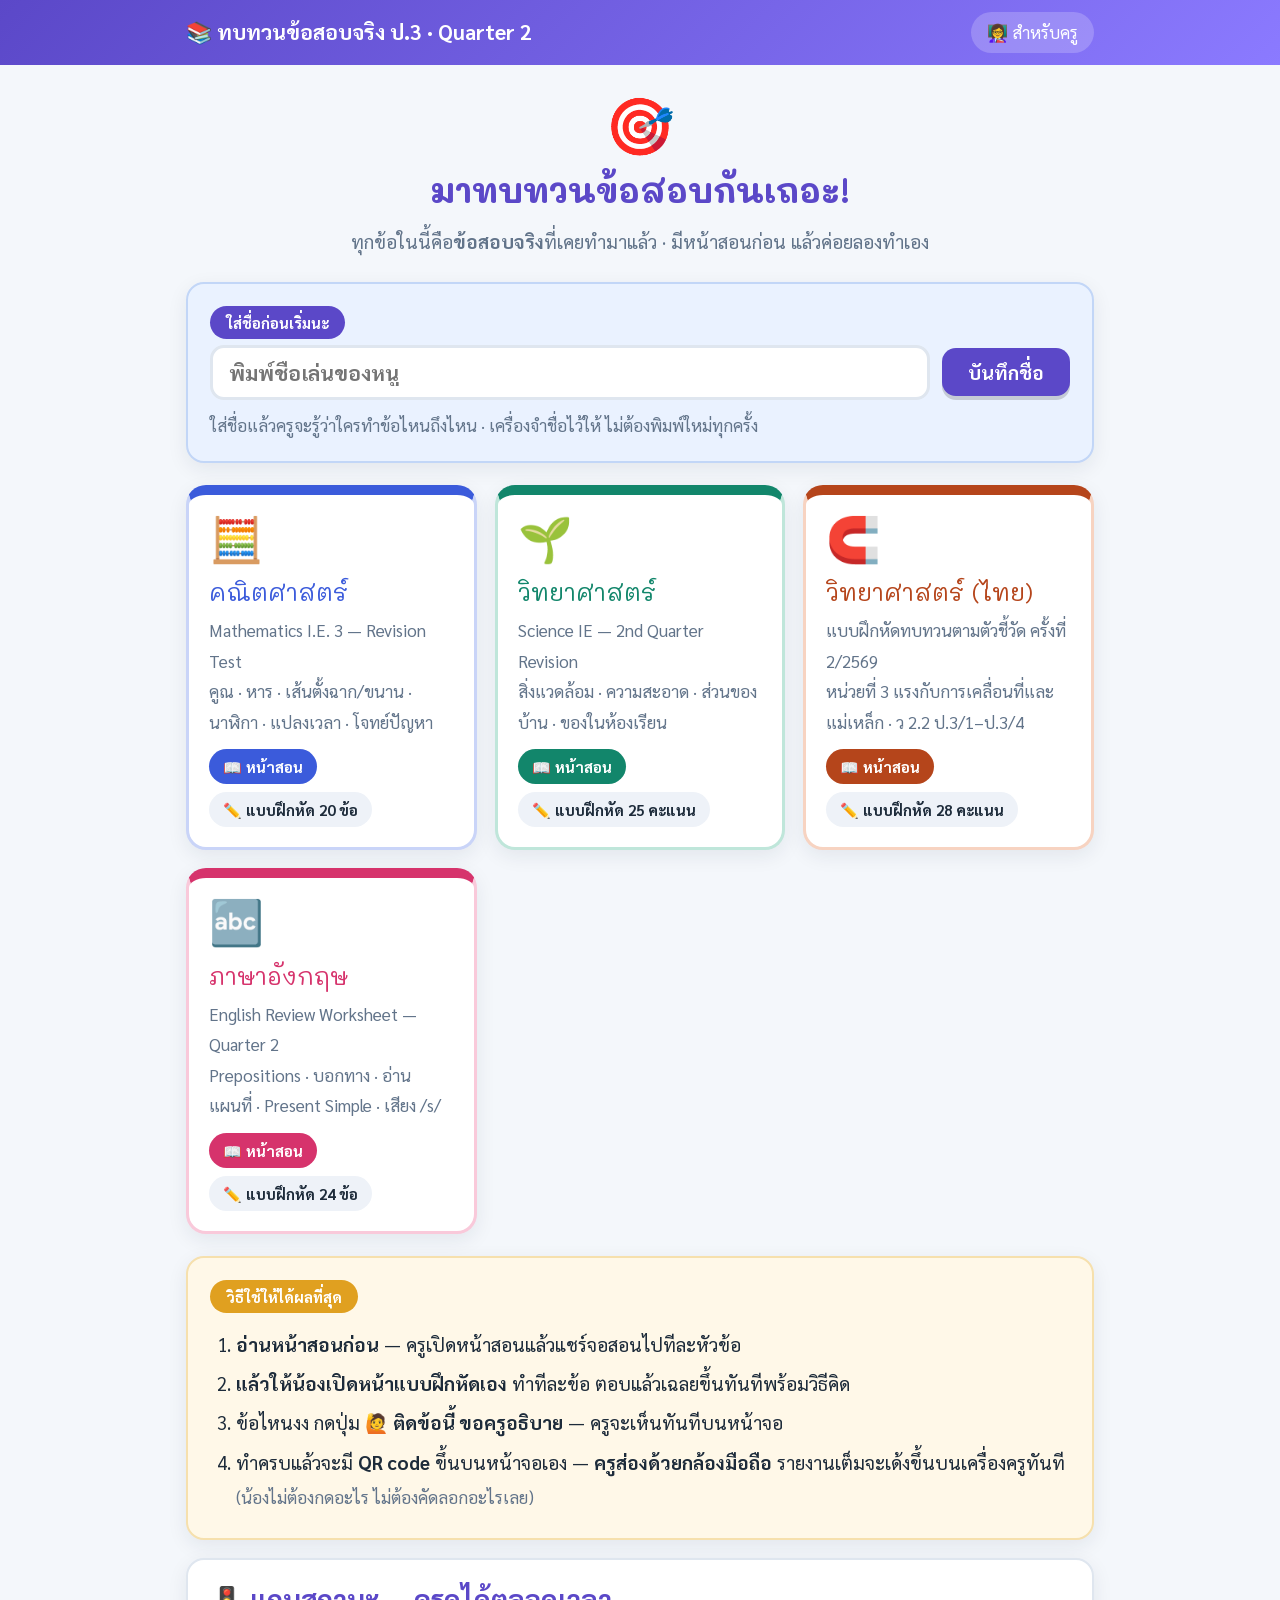
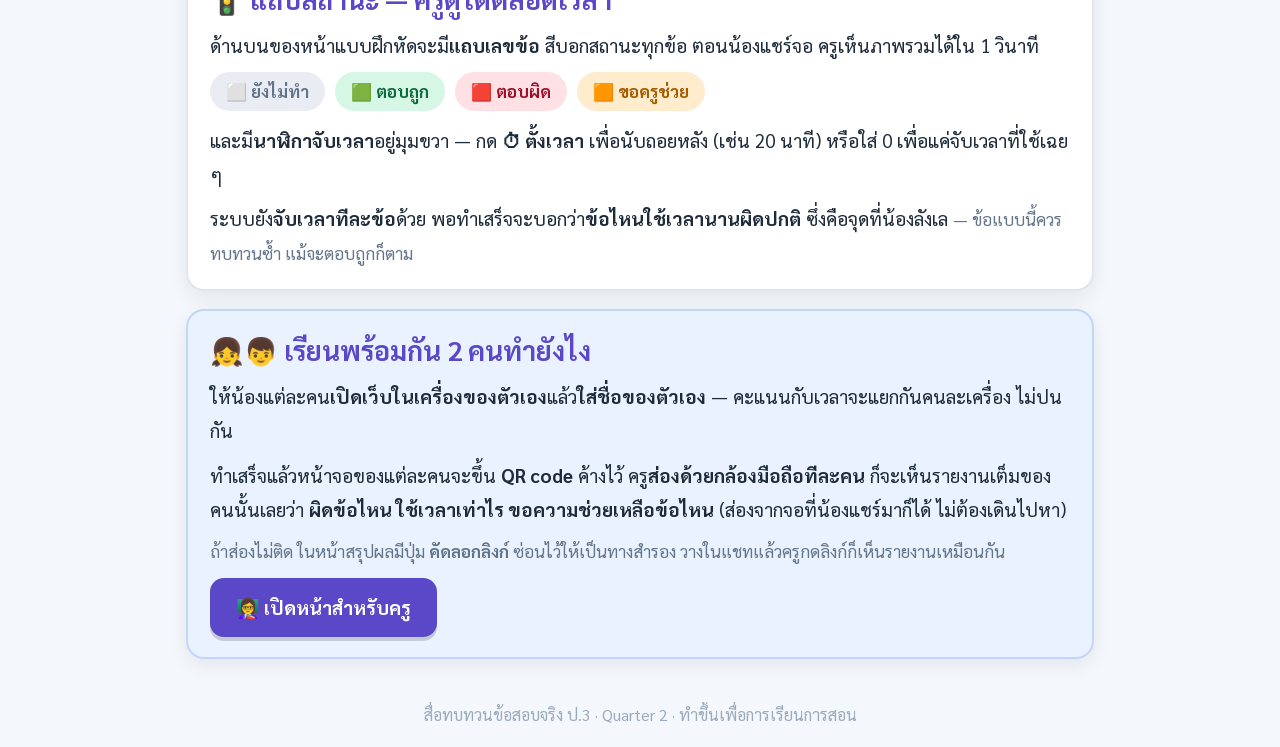
<file: index.html>
<!DOCTYPE html>
<html lang="th">
<head>
<meta charset="utf-8">
<meta name="viewport" content="width=device-width, initial-scale=1, viewport-fit=cover">
<title>ทบทวนข้อสอบจริง ป.3 — Quarter 2</title>
<link rel="preconnect" href="https://fonts.googleapis.com">
<link rel="preconnect" href="https://fonts.gstatic.com" crossorigin>
<link href="https://fonts.googleapis.com/css2?family=Sarabun:wght@400;700&family=Mali:wght@600;700&family=Nunito:wght@700;800&display=swap" rel="stylesheet">
<link rel="stylesheet" href="assets/style.css">
<style>
  .namebox { display:flex; gap:12px; align-items:center; flex-wrap:wrap; }
  .namebox input {
    font-family:inherit; font-size:21px; font-weight:700; padding:11px 16px;
    border:3px solid var(--line); border-radius:14px; flex:1 1 240px; min-width:180px;
  }
  .namebox input:focus { outline:none; border-color:var(--theme); }
  .hi { font-family:'Mali',sans-serif; font-size:24px; color:var(--theme); }
  .legend { display:flex; gap:10px; flex-wrap:wrap; margin-top:10px; }
  .legend span { border-radius:999px; padding:4px 16px; font-weight:700; font-size:17px; }
</style>
</head>
<body class="home">

<header class="topbar">
  <div class="wrap">
    <h1>📚 ทบทวนข้อสอบจริง ป.3 · Quarter 2</h1>
    <a class="back" href="teacher.html">👩‍🏫 สำหรับครู</a>
  </div>
</header>

<main class="wrap">

  <div class="hero">
    <div class="emoji">🎯</div>
    <h1>มาทบทวนข้อสอบกันเถอะ!</h1>
    <p>ทุกข้อในนี้คือ<b>ข้อสอบจริง</b>ที่เคยทำมาแล้ว · มีหน้าสอนก่อน แล้วค่อยลองทำเอง</p>
  </div>

  <div class="card key">
    <span class="label">ใส่ชื่อก่อนเริ่มนะ</span>
    <div class="namebox">
      <input type="text" id="nm" placeholder="พิมพ์ชื่อเล่นของหนู" autocomplete="off">
      <button class="btn" id="save">บันทึกชื่อ</button>
    </div>
    <p class="hi" id="greet" style="margin:10px 0 0"></p>
    <p class="th" style="margin:4px 0 0">ใส่ชื่อแล้วครูจะรู้ว่าใครทำข้อไหนถึงไหน · เครื่องจำชื่อไว้ให้ ไม่ต้องพิมพ์ใหม่ทุกครั้ง</p>
  </div>

  <div class="subjects">

    <div class="subj m">
      <span class="emo">🧮</span>
      <div class="t">คณิตศาสตร์</div>
      <div class="d">Mathematics I.E. 3 — Revision Test<br>
        คูณ · หาร · เส้นตั้งฉาก/ขนาน · นาฬิกา · แปลงเวลา · โจทย์ปัญหา</div>
      <div class="pills">
        <a class="pill go" href="math/learn.html" style="text-decoration:none">📖 หน้าสอน</a>
        <a class="pill" href="math/practice.html" style="text-decoration:none">✏️ แบบฝึกหัด 20 ข้อ</a>
      </div>
    </div>

    <div class="subj s">
      <span class="emo">🌱</span>
      <div class="t">วิทยาศาสตร์</div>
      <div class="d">Science IE — 2nd Quarter Revision<br>
        สิ่งแวดล้อม · ความสะอาด · ส่วนของบ้าน · ของในห้องเรียน</div>
      <div class="pills">
        <a class="pill go" href="science/learn.html" style="text-decoration:none">📖 หน้าสอน</a>
        <a class="pill" href="science/practice.html" style="text-decoration:none">✏️ แบบฝึกหัด 25 คะแนน</a>
      </div>
    </div>

    <div class="subj v">
      <span class="emo">🧲</span>
      <div class="t">วิทยาศาสตร์ (ไทย)</div>
      <div class="d">แบบฝึกหัดทบทวนตามตัวชี้วัด ครั้งที่ 2/2569<br>
        หน่วยที่ 3 แรงกับการเคลื่อนที่และแม่เหล็ก · ว 2.2 ป.3/1–ป.3/4</div>
      <div class="pills">
        <a class="pill go" href="sci-th/learn.html" style="text-decoration:none">📖 หน้าสอน</a>
        <a class="pill" href="sci-th/practice.html" style="text-decoration:none">✏️ แบบฝึกหัด 28 คะแนน</a>
      </div>
    </div>

    <div class="subj e">
      <span class="emo">🔤</span>
      <div class="t">ภาษาอังกฤษ</div>
      <div class="d">English Review Worksheet — Quarter 2<br>
        Prepositions · บอกทาง · อ่านแผนที่ · Present Simple · เสียง /s/</div>
      <div class="pills">
        <a class="pill go" href="english/learn.html" style="text-decoration:none">📖 หน้าสอน</a>
        <a class="pill" href="english/practice.html" style="text-decoration:none">✏️ แบบฝึกหัด 24 ข้อ</a>
      </div>
    </div>

  </div>

  <div class="card tip">
    <span class="label">วิธีใช้ให้ได้ผลที่สุด</span>
    <ol style="margin:8px 0 0">
      <li><b>อ่านหน้าสอนก่อน</b> — ครูเปิดหน้าสอนแล้วแชร์จอสอนไปทีละหัวข้อ</li>
      <li><b>แล้วให้น้องเปิดหน้าแบบฝึกหัดเอง</b> ทำทีละข้อ ตอบแล้วเฉลยขึ้นทันทีพร้อมวิธีคิด</li>
      <li>ข้อไหนงง กดปุ่ม <b>🙋 ติดข้อนี้ ขอครูอธิบาย</b> — ครูจะเห็นทันทีบนหน้าจอ</li>
      <li>ทำครบแล้วจะมี <b>QR code</b> ขึ้นบนหน้าจอเอง — <b>ครูส่องด้วยกล้องมือถือ</b>
        รายงานเต็มจะเด้งขึ้นบนเครื่องครูทันที
        <span class="th">(น้องไม่ต้องกดอะไร ไม่ต้องคัดลอกอะไรเลย)</span></li>
    </ol>
  </div>

  <div class="card">
    <h2 style="margin-top:0">🚦 แถบสถานะ — ครูดูได้ตลอดเวลา</h2>
    <p>ด้านบนของหน้าแบบฝึกหัดจะมี<b>แถบเลขข้อ</b> สีบอกสถานะทุกข้อ ตอนน้องแชร์จอ
      ครูเห็นภาพรวมได้ใน 1 วินาที</p>
    <div class="legend">
      <span style="background:#e9edf3;color:#62748a">⬜ ยังไม่ทำ</span>
      <span style="background:#d6f7e5;color:#0b6b3c">🟩 ตอบถูก</span>
      <span style="background:#ffe0e5;color:#9c1028">🟥 ตอบผิด</span>
      <span style="background:#ffeccd;color:#a35c00">🟧 ขอครูช่วย</span>
    </div>
    <p style="margin-top:12px">และมี<b>นาฬิกาจับเวลา</b>อยู่มุมขวา — กด <b>⏱ ตั้งเวลา</b>
      เพื่อนับถอยหลัง (เช่น 20 นาที) หรือใส่ 0 เพื่อแค่จับเวลาที่ใช้เฉย ๆ</p>
    <p>ระบบยัง<b>จับเวลาทีละข้อ</b>ด้วย พอทำเสร็จจะบอกว่า<b>ข้อไหนใช้เวลานานผิดปกติ</b>
      ซึ่งคือจุดที่น้องลังเล <span class="th">— ข้อแบบนี้ควรทบทวนซ้ำ แม้จะตอบถูกก็ตาม</span></p>
  </div>

  <div class="card key">
    <h2 style="margin-top:0">👧👦 เรียนพร้อมกัน 2 คนทำยังไง</h2>
    <p>ให้น้องแต่ละคน<b>เปิดเว็บในเครื่องของตัวเอง</b>แล้ว<b>ใส่ชื่อของตัวเอง</b> —
      คะแนนกับเวลาจะแยกกันคนละเครื่อง ไม่ปนกัน</p>
    <p>ทำเสร็จแล้วหน้าจอของแต่ละคนจะขึ้น <b>QR code</b> ค้างไว้
      ครู<b>ส่องด้วยกล้องมือถือทีละคน</b> ก็จะเห็นรายงานเต็มของคนนั้นเลยว่า
      <b>ผิดข้อไหน ใช้เวลาเท่าไร ขอความช่วยเหลือข้อไหน</b>
      (ส่องจากจอที่น้องแชร์มาก็ได้ ไม่ต้องเดินไปหา)</p>
    <p class="th">ถ้าส่องไม่ติด ในหน้าสรุปผลมีปุ่ม <b>คัดลอกลิงก์</b> ซ่อนไว้ให้เป็นทางสำรอง
      วางในแชทแล้วครูกดลิงก์ก็เห็นรายงานเหมือนกัน</p>
    <div class="btn-row" style="margin:12px 0 0">
      <a class="btn" href="teacher.html">👩‍🏫 เปิดหน้าสำหรับครู</a>
    </div>
  </div>

  <p class="foot">สื่อทบทวนข้อสอบจริง ป.3 · Quarter 2 · ทำขึ้นเพื่อการเรียนการสอน</p>
</main>

<script>
var inp = document.getElementById('nm'), g = document.getElementById('greet');
function load() {
  var v = '';
  try { v = localStorage.getItem('rq2_name') || ''; } catch (e) {}
  if (v) { inp.value = v; g.textContent = 'สวัสดี ' + v + ' 👋 พร้อมเริ่มแล้ว!'; }
}
document.getElementById('save').addEventListener('click', function () {
  var v = inp.value.trim();
  if (!v) { alert('พิมพ์ชื่อก่อนนะ'); inp.focus(); return; }
  try { localStorage.setItem('rq2_name', v); } catch (e) {}
  g.textContent = 'สวัสดี ' + v + ' 👋 พร้อมเริ่มแล้ว!';
});
inp.addEventListener('keydown', function (e) {
  if (e.key === 'Enter') document.getElementById('save').click();
});
load();
</script>
</body>
</html>
</file>
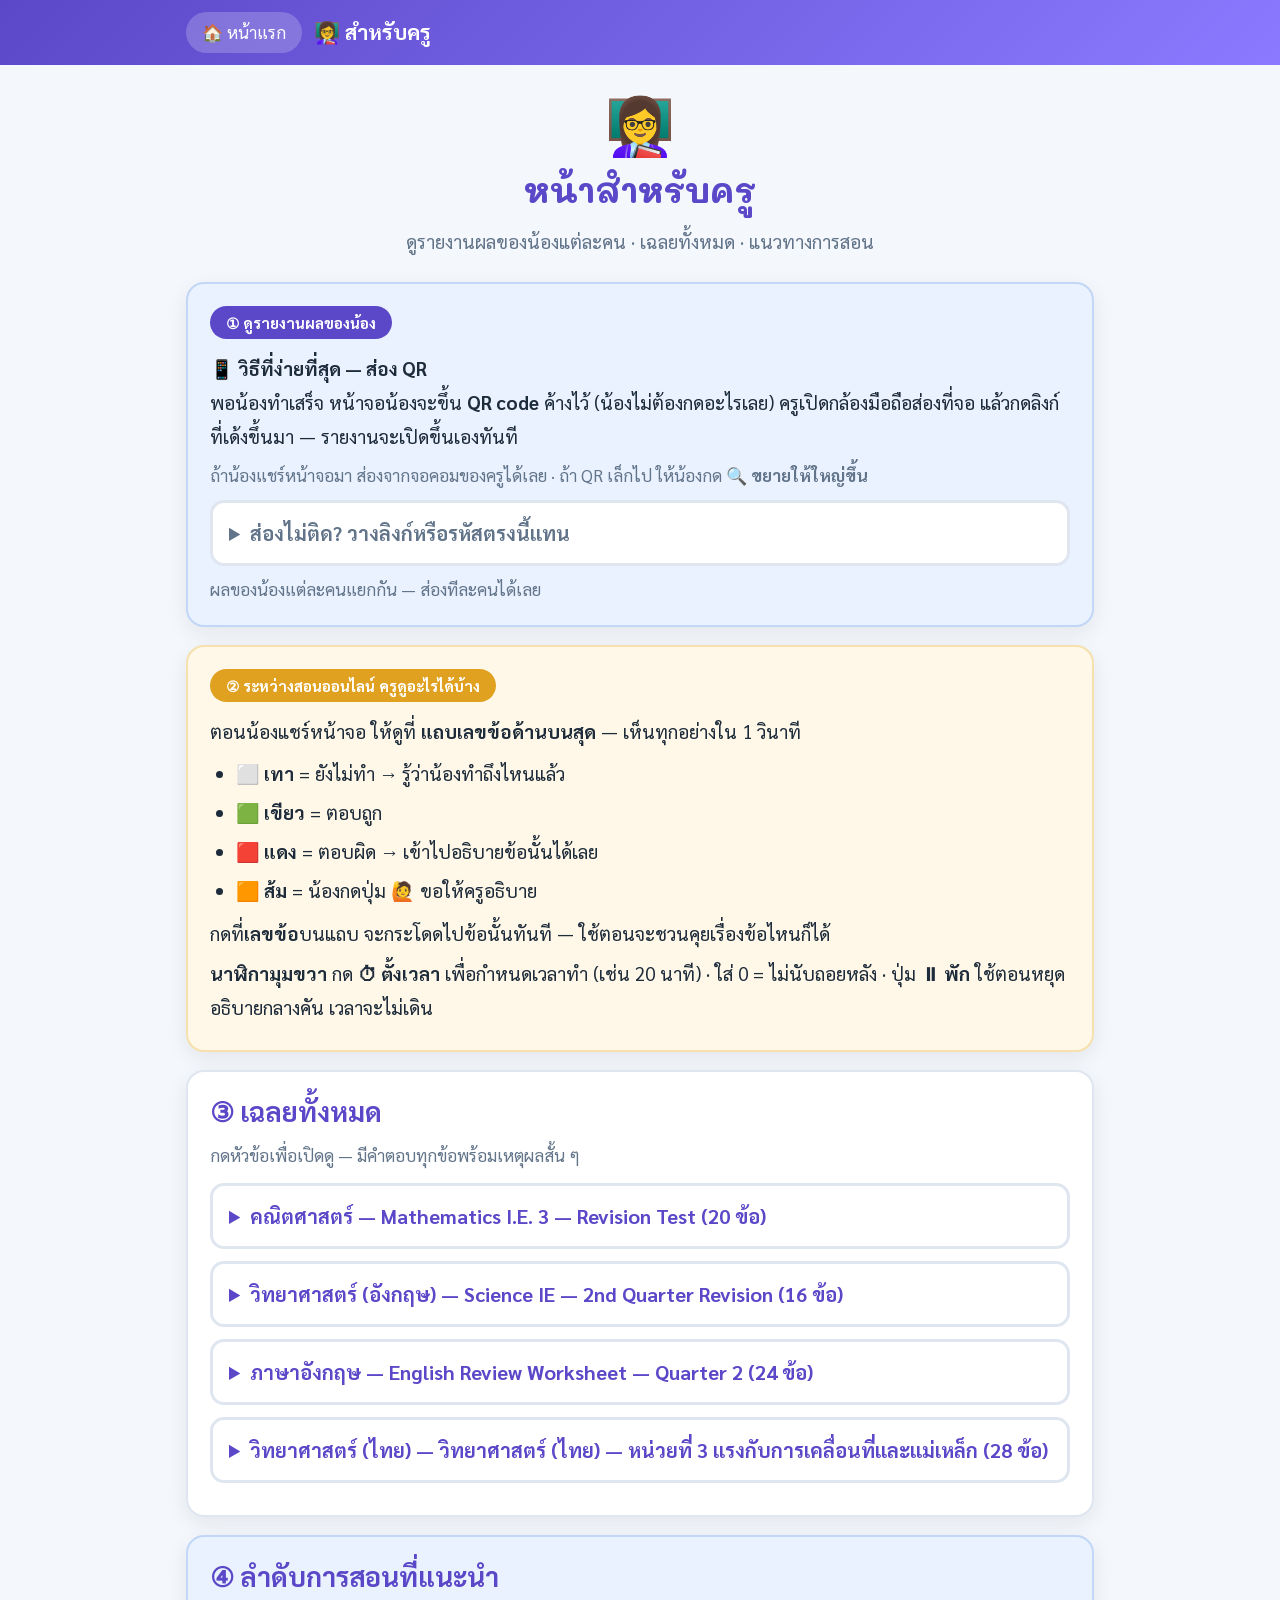
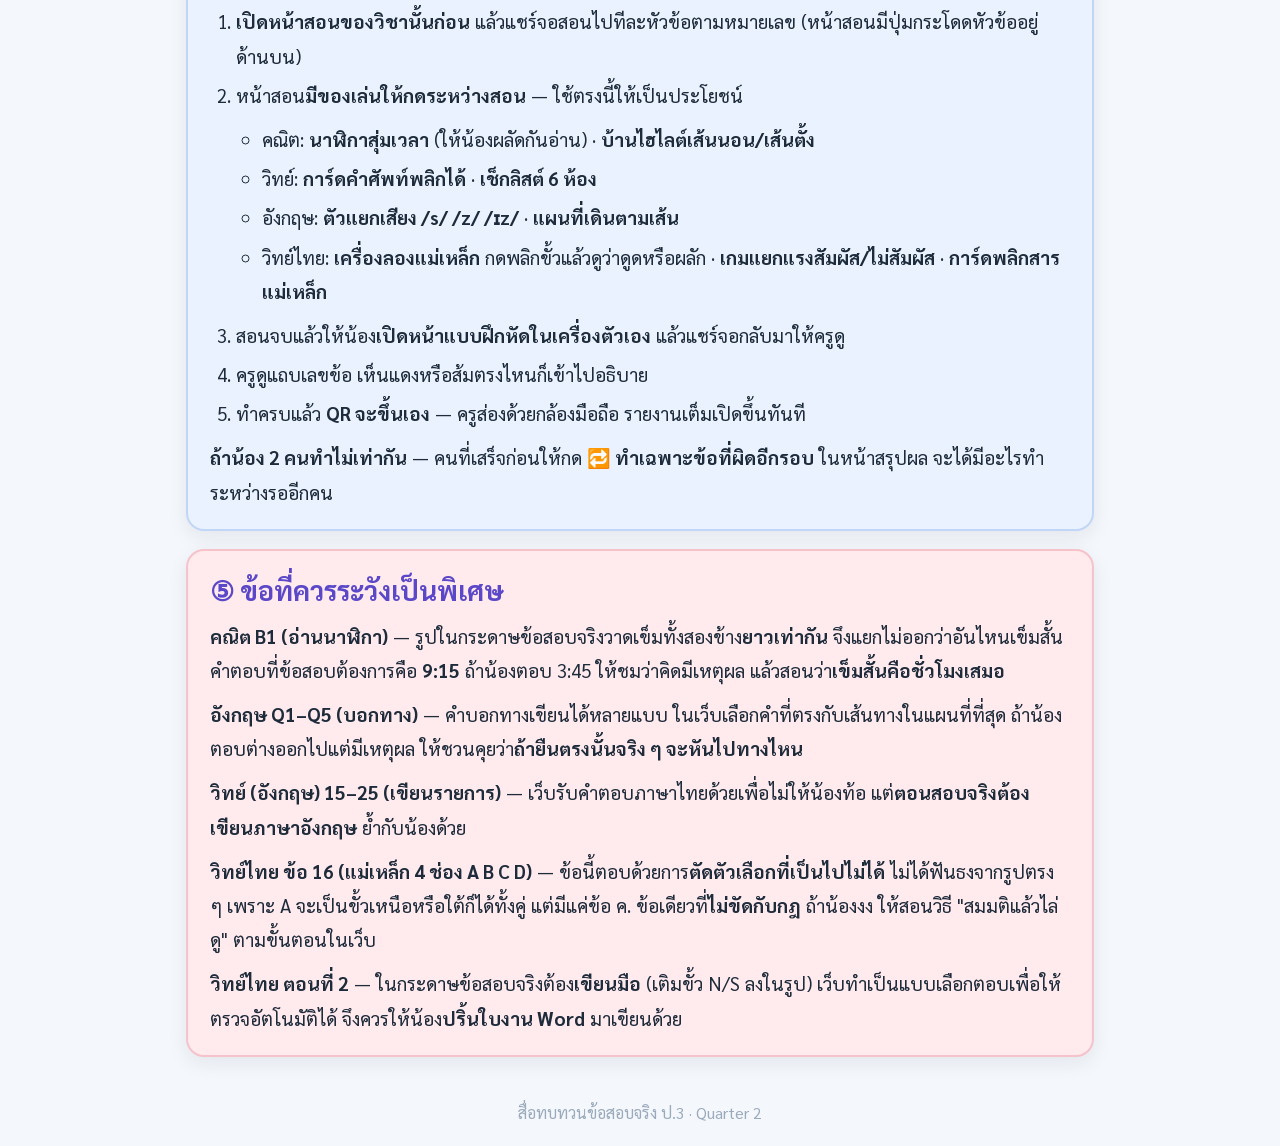
<file: teacher.html>
<!DOCTYPE html>
<html lang="th">
<head>
<meta charset="utf-8">
<meta name="viewport" content="width=device-width, initial-scale=1, viewport-fit=cover">
<title>สำหรับครู — ทบทวนข้อสอบจริง ป.3</title>
<link rel="preconnect" href="https://fonts.googleapis.com">
<link rel="preconnect" href="https://fonts.gstatic.com" crossorigin>
<link href="https://fonts.googleapis.com/css2?family=Sarabun:wght@400;700&family=Mali:wght@600;700&family=Nunito:wght@700;800&display=swap" rel="stylesheet">
<link rel="stylesheet" href="assets/style.css">
<style>
  body.home { --theme:#5b48c8; --theme2:#8b7aff; }
  .rt { width:100%; border-collapse:collapse; margin:12px 0; font-size:17px; }
  .rt th, .rt td { border:2px solid var(--line); padding:7px 10px; text-align:left; }
  .rt th { background:#efecff; color:#4a38b0; }
  .rt tr.wrong td { background:#fff2f4; }
  .rt tr.slow td { background:#fff8e6; }
  .rt .badge { border-radius:999px; padding:2px 10px; font-size:15px; font-weight:700; }
  .b-ok { background:#d6f7e5; color:#0b6b3c; }
  .b-no { background:#ffe0e5; color:#9c1028; }
  .b-part { background:#e6f7ee; color:#0b6b3c; }
  .b-help { background:#ffeccd; color:#a35c00; }
  .keytable td, .keytable th { font-size:16px; padding:6px 9px; }
  .keytable .ans { color:var(--ok); font-weight:800; }
  details { background:#fff; border:3px solid var(--line); border-radius:14px; padding:12px 16px; margin:12px 0; }
  summary { font-weight:700; font-size:20px; cursor:pointer; color:var(--theme); }
</style>
</head>
<body class="home">

<header class="topbar">
  <div class="wrap">
    <a class="back" href="index.html">🏠 หน้าแรก</a>
    <h1>👩‍🏫 สำหรับครู</h1>
  </div>
</header>

<main class="wrap">

  <div class="hero">
    <div class="emoji">👩‍🏫</div>
    <h1>หน้าสำหรับครู</h1>
    <p>ดูรายงานผลของน้องแต่ละคน · เฉลยทั้งหมด · แนวทางการสอน</p>
  </div>

  <div class="card key">
    <span class="label">① ดูรายงานผลของน้อง</span>
    <p style="margin:6px 0"><b>📱 วิธีที่ง่ายที่สุด — ส่อง QR</b><br>
      พอน้องทำเสร็จ หน้าจอน้องจะขึ้น <b>QR code</b> ค้างไว้ (น้องไม่ต้องกดอะไรเลย)
      ครูเปิดกล้องมือถือส่องที่จอ แล้วกดลิงก์ที่เด้งขึ้นมา — รายงานจะเปิดขึ้นเองทันที</p>
    <p class="th" style="margin:6px 0">ถ้าน้องแชร์หน้าจอมา ส่องจากจอคอมของครูได้เลย ·
      ถ้า QR เล็กไป ให้น้องกด <b>🔍 ขยายให้ใหญ่ขึ้น</b></p>
    <details style="margin:10px 0 0">
      <summary style="cursor:pointer;font-weight:700;color:var(--ink-soft)">ส่องไม่ติด? วางลิงก์หรือรหัสตรงนี้แทน</summary>
      <textarea class="code" id="codeIn" placeholder="วางลิงก์ (หรือรหัสผล) ที่น้องส่งมาตรงนี้..."></textarea>
      <div class="btn-row" style="margin:12px 0 0">
        <button class="btn" id="go">🔍 ดูรายงาน</button>
        <button class="btn ghost" id="clr">ล้าง</button>
      </div>
    </details>
    <p class="th" style="margin:8px 0 0">ผลของน้องแต่ละคนแยกกัน — ส่องทีละคนได้เลย</p>
  </div>

  <div class="card" id="report" style="display:none"></div>

  <div class="card tip">
    <span class="label">② ระหว่างสอนออนไลน์ ครูดูอะไรได้บ้าง</span>
    <p style="margin:6px 0">ตอนน้องแชร์หน้าจอ ให้ดูที่ <b>แถบเลขข้อด้านบนสุด</b> — เห็นทุกอย่างใน 1 วินาที</p>
    <ul style="margin:8px 0">
      <li><b>⬜ เทา</b> = ยังไม่ทำ → รู้ว่าน้องทำถึงไหนแล้ว</li>
      <li><b>🟩 เขียว</b> = ตอบถูก</li>
      <li><b>🟥 แดง</b> = ตอบผิด → เข้าไปอธิบายข้อนั้นได้เลย</li>
      <li><b>🟧 ส้ม</b> = น้องกดปุ่ม 🙋 ขอให้ครูอธิบาย</li>
    </ul>
    <p style="margin:6px 0">กดที่<b>เลขข้อ</b>บนแถบ จะกระโดดไปข้อนั้นทันที — ใช้ตอนจะชวนคุยเรื่องข้อไหนก็ได้</p>
    <p style="margin:6px 0"><b>นาฬิกามุมขวา</b> กด <b>⏱ ตั้งเวลา</b> เพื่อกำหนดเวลาทำ (เช่น 20 นาที)
      · ใส่ 0 = ไม่นับถอยหลัง · ปุ่ม <b>⏸ พัก</b> ใช้ตอนหยุดอธิบายกลางคัน เวลาจะไม่เดิน</p>
  </div>

  <div class="card">
    <h2 style="margin-top:0">③ เฉลยทั้งหมด</h2>
    <p class="th">กดหัวข้อเพื่อเปิดดู — มีคำตอบทุกข้อพร้อมเหตุผลสั้น ๆ</p>
    <div id="keys"></div>
  </div>

  <div class="card key">
    <h2 style="margin-top:0">④ ลำดับการสอนที่แนะนำ</h2>
    <ol>
      <li><b>เปิดหน้าสอนของวิชานั้นก่อน</b> แล้วแชร์จอสอนไปทีละหัวข้อตามหมายเลข
        (หน้าสอนมีปุ่มกระโดดหัวข้ออยู่ด้านบน)</li>
      <li>หน้าสอน<b>มีของเล่นให้กดระหว่างสอน</b> — ใช้ตรงนี้ให้เป็นประโยชน์
        <ul>
          <li>คณิต: <b>นาฬิกาสุ่มเวลา</b> (ให้น้องผลัดกันอ่าน) · <b>บ้านไฮไลต์เส้นนอน/เส้นตั้ง</b></li>
          <li>วิทย์: <b>การ์ดคำศัพท์พลิกได้</b> · <b>เช็กลิสต์ 6 ห้อง</b></li>
          <li>อังกฤษ: <b>ตัวแยกเสียง /s/ /z/ /ɪz/</b> · <b>แผนที่เดินตามเส้น</b></li>
          <li>วิทย์ไทย: <b>เครื่องลองแม่เหล็ก</b> กดพลิกขั้วแล้วดูว่าดูดหรือผลัก ·
            <b>เกมแยกแรงสัมผัส/ไม่สัมผัส</b> · <b>การ์ดพลิกสารแม่เหล็ก</b></li>
        </ul>
      </li>
      <li>สอนจบแล้วให้น้อง<b>เปิดหน้าแบบฝึกหัดในเครื่องตัวเอง</b> แล้วแชร์จอกลับมาให้ครูดู</li>
      <li>ครูดูแถบเลขข้อ เห็นแดงหรือส้มตรงไหนก็เข้าไปอธิบาย</li>
      <li>ทำครบแล้ว <b>QR จะขึ้นเอง</b> — ครูส่องด้วยกล้องมือถือ รายงานเต็มเปิดขึ้นทันที</li>
    </ol>
    <p><b>ถ้าน้อง 2 คนทำไม่เท่ากัน</b> — คนที่เสร็จก่อนให้กด
      <b>🔁 ทำเฉพาะข้อที่ผิดอีกรอบ</b> ในหน้าสรุปผล จะได้มีอะไรทำระหว่างรออีกคน</p>
  </div>

  <div class="card warn">
    <h2 style="margin-top:0">⑤ ข้อที่ควรระวังเป็นพิเศษ</h2>
    <p><b>คณิต B1 (อ่านนาฬิกา)</b> — รูปในกระดาษข้อสอบจริงวาดเข็มทั้งสองข้าง<b>ยาวเท่ากัน</b>
      จึงแยกไม่ออกว่าอันไหนเข็มสั้น คำตอบที่ข้อสอบต้องการคือ <b>9:15</b>
      ถ้าน้องตอบ 3:45 ให้ชมว่าคิดมีเหตุผล แล้วสอนว่า<b>เข็มสั้นคือชั่วโมงเสมอ</b></p>
    <p><b>อังกฤษ Q1–Q5 (บอกทาง)</b> — คำบอกทางเขียนได้หลายแบบ ในเว็บเลือกคำที่ตรงกับเส้นทางในแผนที่ที่สุด
      ถ้าน้องตอบต่างออกไปแต่มีเหตุผล ให้ชวนคุยว่า<b>ถ้ายืนตรงนั้นจริง ๆ จะหันไปทางไหน</b></p>
    <p><b>วิทย์ (อังกฤษ) 15–25 (เขียนรายการ)</b> — เว็บรับคำตอบภาษาไทยด้วยเพื่อไม่ให้น้องท้อ
      แต่<b>ตอนสอบจริงต้องเขียนภาษาอังกฤษ</b> ย้ำกับน้องด้วย</p>
    <p><b>วิทย์ไทย ข้อ 16 (แม่เหล็ก 4 ช่อง A B C D)</b> — ข้อนี้ตอบด้วยการ<b>ตัดตัวเลือกที่เป็นไปไม่ได้</b>
      ไม่ได้ฟันธงจากรูปตรง ๆ เพราะ A จะเป็นขั้วเหนือหรือใต้ก็ได้ทั้งคู่
      แต่มีแค่ข้อ ค. ข้อเดียวที่<b>ไม่ขัดกับกฎ</b> ถ้าน้องงง ให้สอนวิธี "สมมติแล้วไล่ดู" ตามขั้นตอนในเว็บ</p>
    <p><b>วิทย์ไทย ตอนที่ 2</b> — ในกระดาษข้อสอบจริงต้อง<b>เขียนมือ</b> (เติมขั้ว N/S ลงในรูป)
      เว็บทำเป็นแบบเลือกตอบเพื่อให้ตรวจอัตโนมัติได้ จึงควรให้น้อง<b>ปริ้นใบงาน Word</b> มาเขียนด้วย</p>
  </div>

  <p class="foot">สื่อทบทวนข้อสอบจริง ป.3 · Quarter 2</p>
</main>

<script src="assets/figures.js"></script>
<script src="assets/data-math.js"></script>
<script src="assets/data-science.js"></script>
<script src="assets/data-english.js"></script>
<script src="assets/data-sci-th.js"></script>
<script>
var SETS = { math: DATA_MATH, sci: DATA_SCIENCE, eng: DATA_ENGLISH, vit: DATA_SCI_TH };
var NAMES = { math: 'คณิตศาสตร์', sci: 'วิทยาศาสตร์ (อังกฤษ)',
              eng: 'ภาษาอังกฤษ', vit: 'วิทยาศาสตร์ (ไทย)' };
var KEY = 'กขคง';

function strip(h) { return String(h).replace(/<[^>]*>/g, '').replace(/\s+/g, ' ').trim(); }
function mmss(s) {
  s = Math.max(0, Math.round(s));
  var m = Math.floor(s / 60), r = s % 60;
  return (m < 10 ? '0' : '') + m + ':' + (r < 10 ? '0' : '') + r;
}
function answerOf(it) {
  if (it.t === 'mc') return KEY[it.a] + '. ' + strip(it.o[it.a]);
  if (it.t === 'bank' || it.t === 'fill') return it.ans[0];
  if (it.t === 'list') return 'ตอบได้หลายแบบ — เช่น ' +
    it.pool.slice(0, it.n).map(function (g) { return g[0]; }).join(', ');
  return '';
}

/* ---------------- เฉลยทั้งหมด ---------------- */
(function () {
  var out = '';
  Object.keys(SETS).forEach(function (k) {
    var d = SETS[k];
    out += '<details><summary>' + NAMES[k] + ' — ' + d.title + ' (' + d.items.length + ' ข้อ)</summary>' +
      '<div class="scroll"><table class="rt keytable"><tr><th>ข้อ</th><th>โจทย์</th><th>เฉลย</th><th>เรื่อง</th></tr>';
    d.items.forEach(function (it, i) {
      out += '<tr><td><b>' + (it.label || (i + 1)) + '</b></td><td>' + strip(it.q).slice(0, 90) +
        '</td><td class="ans">' + strip(answerOf(it)) + '</td><td>' + it.topic + '</td></tr>';
    });
    out += '</table></div></details>';
  });
  document.getElementById('keys').innerHTML = out;
})();

/* ---------------- ถอดรหัสผล ---------------- */
var SUBJ_CH = { m: 'math', s: 'sci', e: 'eng', v: 'vit' };

/* รหัสแบบใหม่ (สั้น อยู่หลัง # ในลิงก์ QR):
   2 + วิชา(1) + เวลารวม base36(3) + [คะแนน(1) + วินาที base36(2)] ต่อข้อ + '~' + ชื่อ(base64url) */
function decodeV2(code) {
  var m = code.match(/^([23])([msev])([0-9a-z]{3})((?:[0-9A-J][0-9a-z]{2})+)(?:~([A-Za-z0-9\-_]*))?$/);
  if (!m) return null;
  var ver = m[1], name = '';
  if (m[5]) {
    try {
      var b = m[5].replace(/-/g, '+').replace(/_/g, '/');
      while (b.length % 4) b += '=';
      var raw = atob(b);
      if (ver === '2') {
        name = decodeURIComponent(escape(raw));          /* รูปแบบเดิม (UTF-8) */
      } else {
        for (var q = 0; q < raw.length; q++) {           /* รูปแบบบีบ 1 ไบต์/ตัวอักษร */
          var cc = raw.charCodeAt(q);
          name += String.fromCharCode(cc < 0x80 ? cc : 0x0E00 + (cc - 0x80));
        }
      }
    } catch (e) { name = ''; }
  }
  var rows = [];
  for (var i = 0; i < m[4].length; i += 3) {
    var g = m[4].charAt(i), help = /[A-J]/.test(g);
    rows.push({
      got: help ? g.charCodeAt(0) - 65 : parseInt(g, 10),
      help: help,
      sec: parseInt(m[4].substr(i + 1, 2), 36) || 0
    });
  }
  return { subject: SUBJ_CH[m[2]], name: name || '-', total: parseInt(m[3], 36) || 0, rows: rows };
}

function decode(code) {
  code = String(code || '').trim();
  var hash = code.indexOf('#');                 /* วางมาทั้งลิงก์ก็ได้ ตัดเอาเฉพาะหลัง # */
  if (hash >= 0) code = code.slice(hash + 1);
  code = code.replace(/\s+/g, '');
  var v2 = decodeV2(code);
  if (v2) return v2;

  var raw;
  try { raw = decodeURIComponent(escape(atob(code))); }
  catch (e) { raw = code; }
  if (raw.indexOf('RQ2|') !== 0) return null;
  var p = raw.split('|');
  if (p.length < 5) return null;
  return {
    subject: p[1], name: p[2], total: parseInt(p[3], 36) || 0,
    rows: p[4].split(',').map(function (c) {
      var m = c.match(/^([0-9a-z]+)([h.])([0-9a-z]*)$/);
      if (!m) return { got: 0, help: false, sec: 0 };
      return { got: parseInt(m[1], 36) || 0, help: m[2] === 'h', sec: parseInt(m[3], 36) || 0 };
    })
  };
}

function showReport(codeText) {
  var r = decode(codeText);
  var box = document.getElementById('report');
  if (!r || !SETS[r.subject]) {
    box.style.display = 'block';
    box.innerHTML = '<h2 style="margin-top:0;color:var(--no)">❌ อ่านรหัสไม่ได้</h2>' +
      '<p>ลองให้น้องกดปุ่ม <b>📋 คัดลอกรหัสผล</b> ใหม่อีกครั้ง แล้ววางทั้งก้อน ' +
      'อย่าให้มีช่องว่างหรือตัวอักษรอื่นปนมา</p>';
    return;
  }
  var d = SETS[r.subject], items = d.items;
  var maxPts = 0, got = 0, byT = {}, wrong = [], helps = [];
  items.forEach(function (it, i) {
    var pts = it.pts || 1, row = r.rows[i] || { got: 0, help: false, sec: 0 };
    maxPts += pts; got += row.got;
    byT[it.topic] = byT[it.topic] || { g: 0, m: 0 };
    byT[it.topic].g += row.got; byT[it.topic].m += pts;
    if (row.got < pts) wrong.push(it.label || (i + 1));
    if (row.help) helps.push(it.label || (i + 1));
  });
  var secs = r.rows.map(function (x) { return x.sec || 0; });
  var avg = secs.reduce(function (a, b) { return a + b; }, 0) / (secs.length || 1);

  var pc = Math.round(got / maxPts * 100);
  var h = '<h2 style="margin-top:0">📊 ' + (r.name || '-') + ' — ' + NAMES[r.subject] + '</h2>' +
    '<p style="font-size:22px">คะแนน <b style="font-size:30px;color:var(--theme)">' + got + '/' + maxPts +
    '</b> (' + pc + '%) &nbsp;·&nbsp; ใช้เวลารวม <b>' + mmss(r.total) + '</b></p>';

  h += '<h3>คะแนนแยกตามเรื่อง</h3><div class="bars">';
  Object.keys(byT).forEach(function (k) {
    var b = byT[k], p = b.m ? b.g / b.m : 0;
    h += '<div class="bar ' + (p >= 0.8 ? 'good' : (p < 0.6 ? 'weak' : '')) + '">' +
      '<span class="n">' + k + '</span><span class="v">' + b.g + '/' + b.m + '</span>' +
      '<span class="a">' + (p >= 0.8 ? 'แน่นแล้ว' : (p < 0.6 ? '⚠️ ต้องสอนซ้ำเรื่องนี้' : 'พอใช้ ควรทบทวน')) +
      '</span></div>';
  });
  h += '</div>';

  if (helps.length) h += '<div class="card warn" style="margin:14px 0"><span class="label">🙋 ข้อที่น้องขอให้อธิบาย</span>' +
    '<p style="margin:6px 0;font-size:21px"><b>ข้อ ' + helps.join(', ') + '</b></p></div>';

  h += '<h3>รายละเอียดทีละข้อ</h3><p class="th">แถวแดง = ตอบผิด · แถวเหลือง = ใช้เวลานานกว่าค่าเฉลี่ยมาก (จุดที่ลังเล)</p>';
  h += '<div class="scroll"><table class="rt"><tr><th>ข้อ</th><th>ผล</th><th>เวลา</th><th>โจทย์</th><th>เฉลย</th></tr>';
  items.forEach(function (it, i) {
    var pts = it.pts || 1, row = r.rows[i] || { got: 0, help: false, sec: 0 };
    var full = row.got >= pts, part = row.got > 0 && !full;
    var slow = row.sec > avg * 1.8 && row.sec > 20;
    var cls = !full ? 'wrong' : (slow ? 'slow' : '');
    var badge = full ? '<span class="badge b-ok">ถูก</span>'
      : part ? '<span class="badge b-part">' + row.got + '/' + pts + '</span>'
      : '<span class="badge b-no">ผิด</span>';
    if (row.help) badge += ' <span class="badge b-help">🙋</span>';
    h += '<tr class="' + cls + '"><td><b>' + (it.label || (i + 1)) + '</b></td><td>' + badge + '</td>' +
      '<td>' + mmss(row.sec) + (slow ? ' ⏳' : '') + '</td>' +
      '<td>' + strip(it.q).slice(0, 70) + '</td>' +
      '<td>' + strip(answerOf(it)).slice(0, 44) + '</td></tr>';
  });
  h += '</table></div>';

  h += '<div class="card ' + (wrong.length ? 'warn' : 'good') + '" style="margin:14px 0 0">' +
    '<span class="label">สรุปสิ่งที่ควรทำต่อ</span>' +
    (wrong.length
      ? '<p style="margin:6px 0">ข้อที่ต้องซ่อม: <b>' + wrong.join(', ') + '</b></p>' +
        '<p style="margin:6px 0">ให้น้องกลับไปอ่าน<b>หน้าสอน</b>เฉพาะเรื่องที่คะแนนต่ำกว่า 60% ' +
        'แล้วกด <b>🔁 ทำเฉพาะข้อที่ผิดอีกรอบ</b> ในหน้าสรุปผล</p>'
      : '<p style="margin:6px 0">🎉 ถูกหมดทุกข้อ! ไปต่อวิชาอื่นได้เลย</p>') + '</div>';

  box.style.display = 'block';
  box.innerHTML = h;
  box.scrollIntoView({ behavior: 'smooth' });
}

document.getElementById('go').addEventListener('click', function () {
  showReport(document.getElementById('codeIn').value);
});

document.getElementById('clr').addEventListener('click', function () {
  document.getElementById('codeIn').value = '';
  document.getElementById('report').style.display = 'none';
  if (location.hash) history.replaceState(null, '', location.pathname);
});

/* ---- ครูส่อง QR แล้วมาถึงหน้านี้พร้อมผลในลิงก์ → แสดงรายงานให้เลย ---- */
function fromHash() {
  var hh = location.hash.replace(/^#/, '');
  if (!hh) return;
  if (!decode(hh)) return;
  document.getElementById('codeIn').value = hh;
  showReport(hh);
}
window.addEventListener('hashchange', fromHash);
fromHash();
</script>
</body>
</html>
</file>
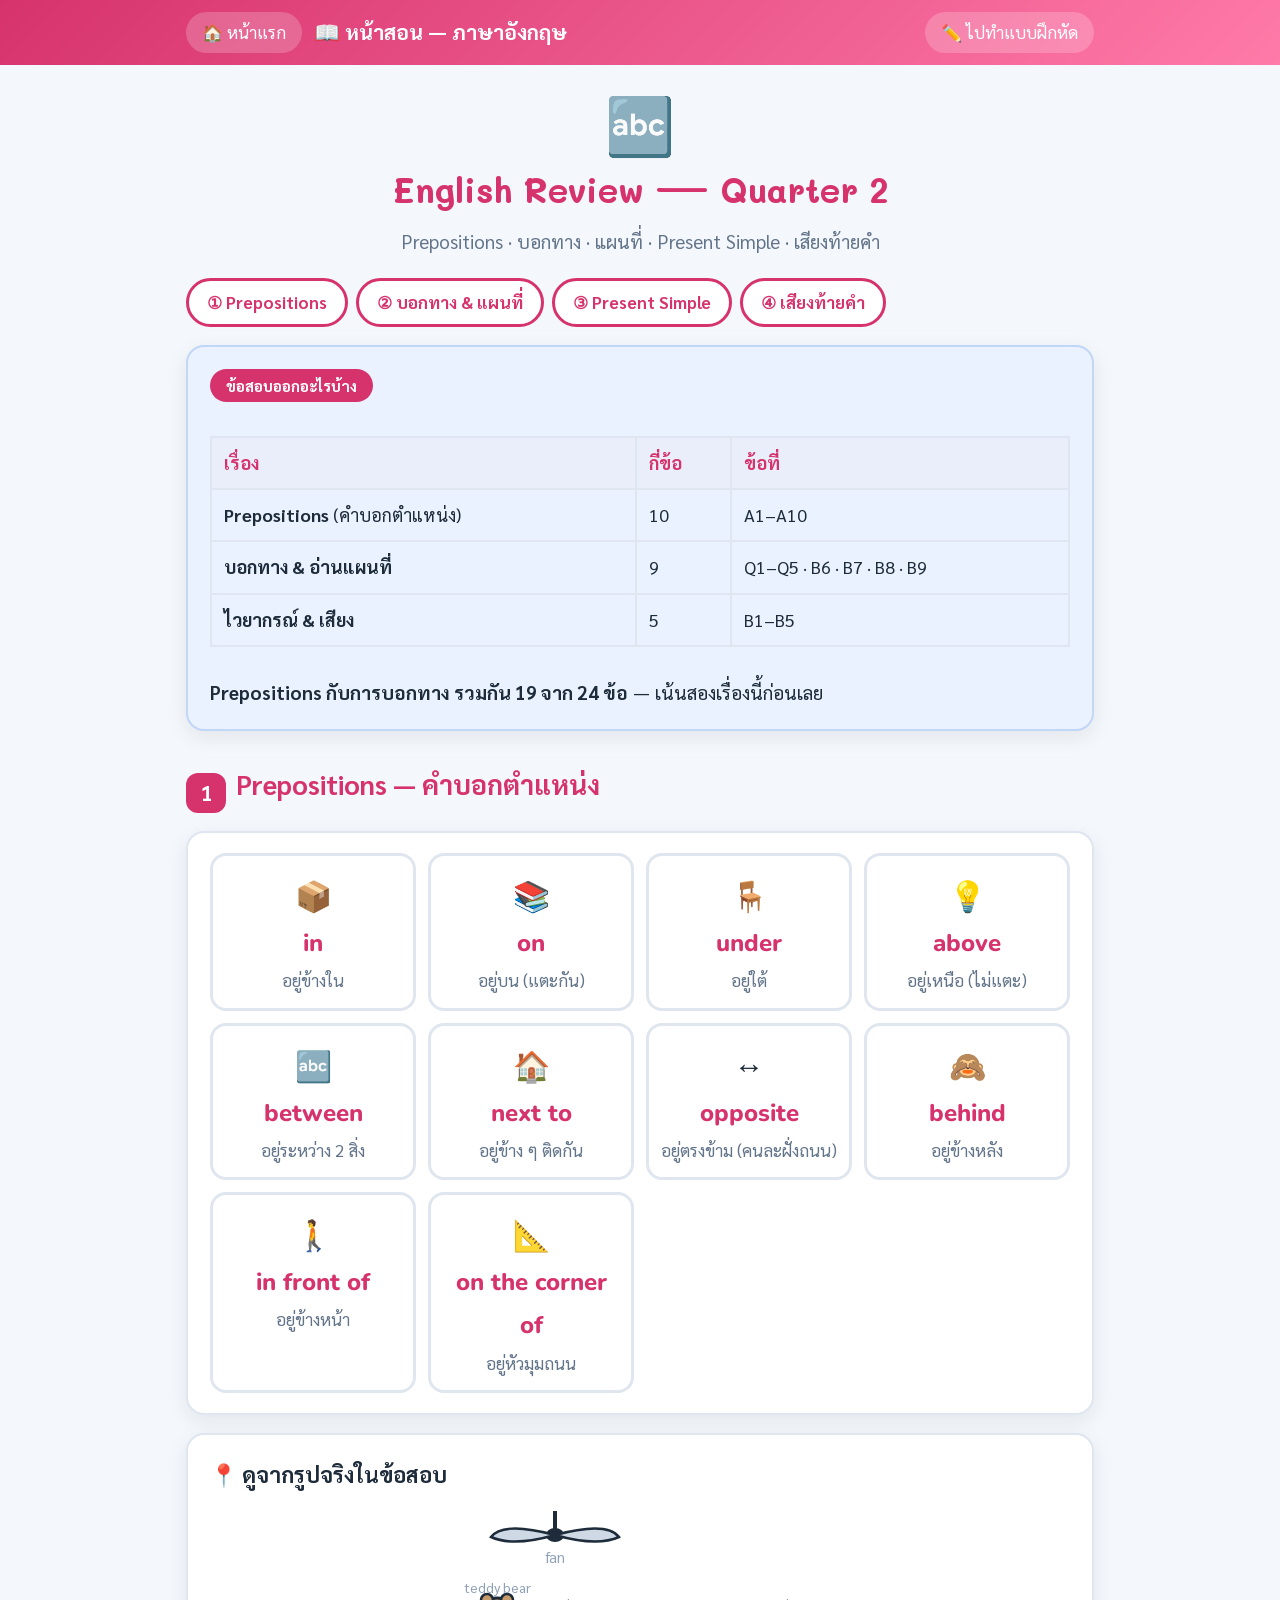
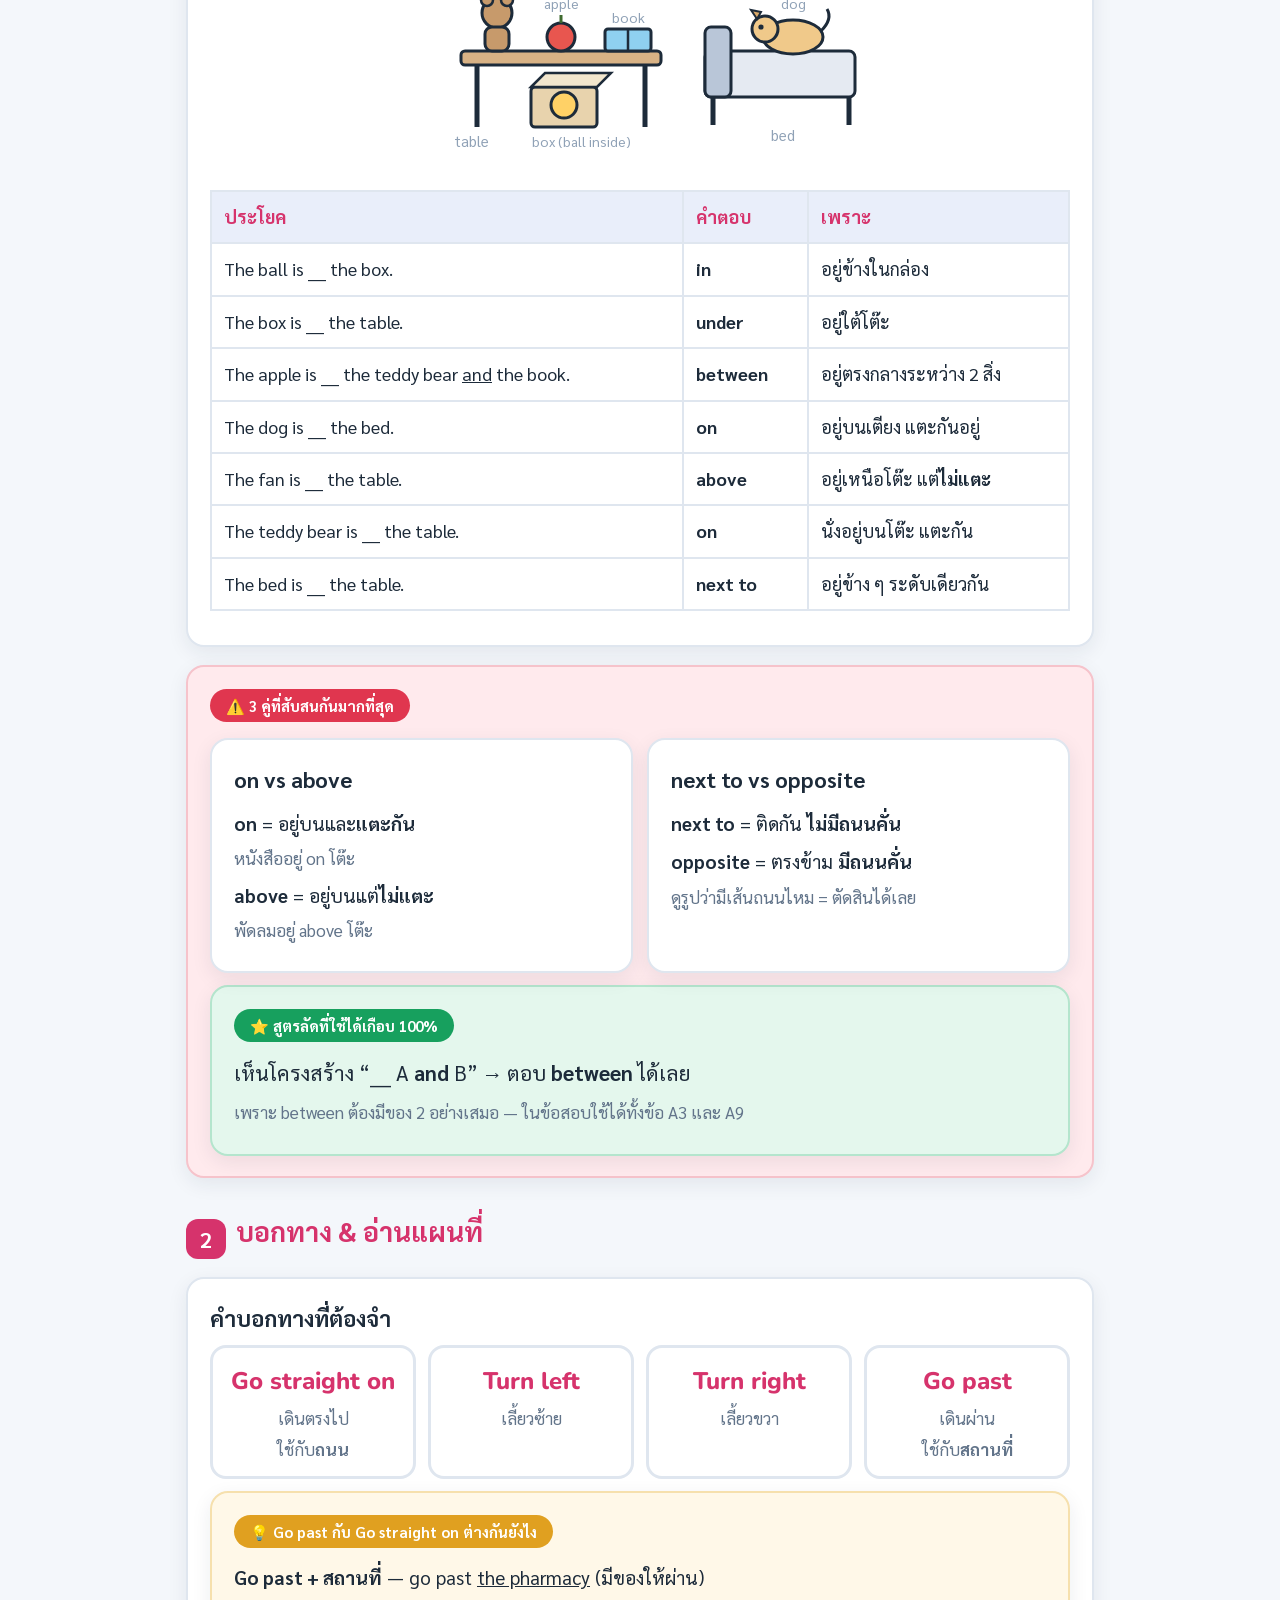
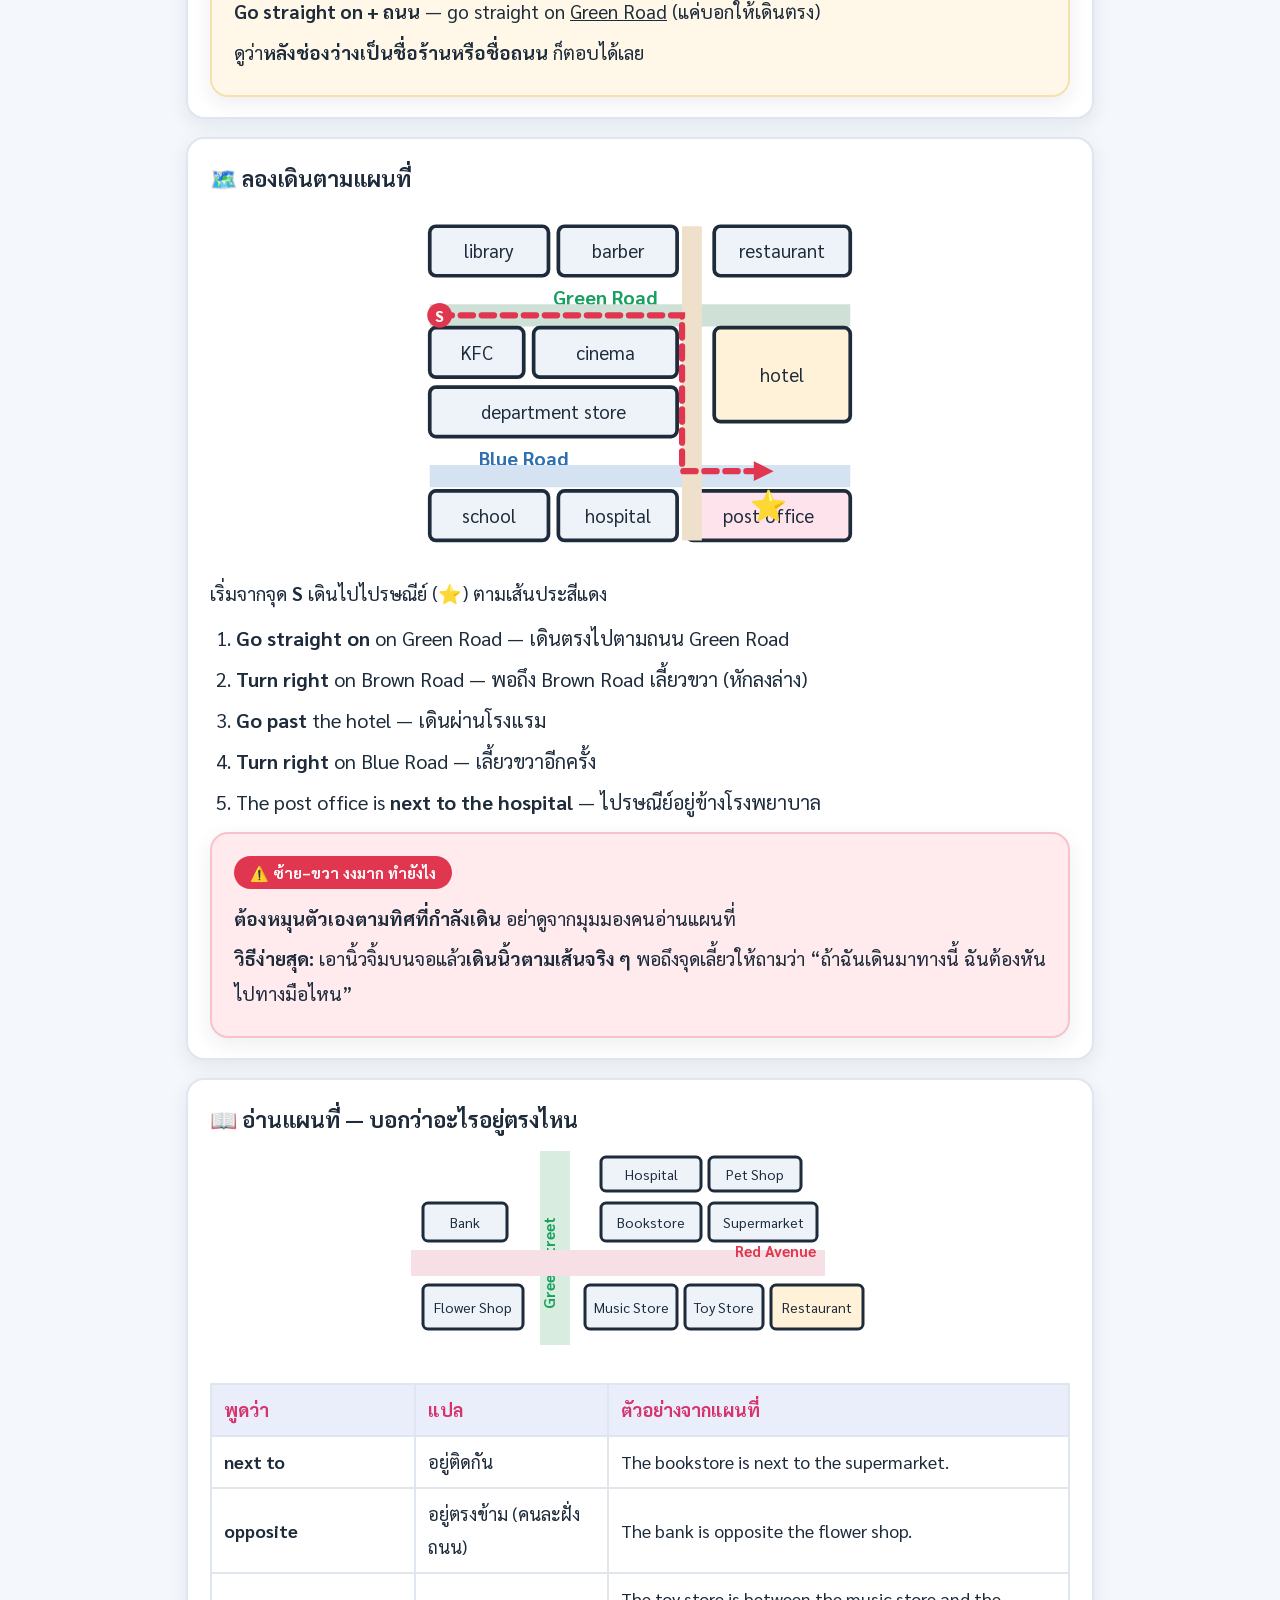
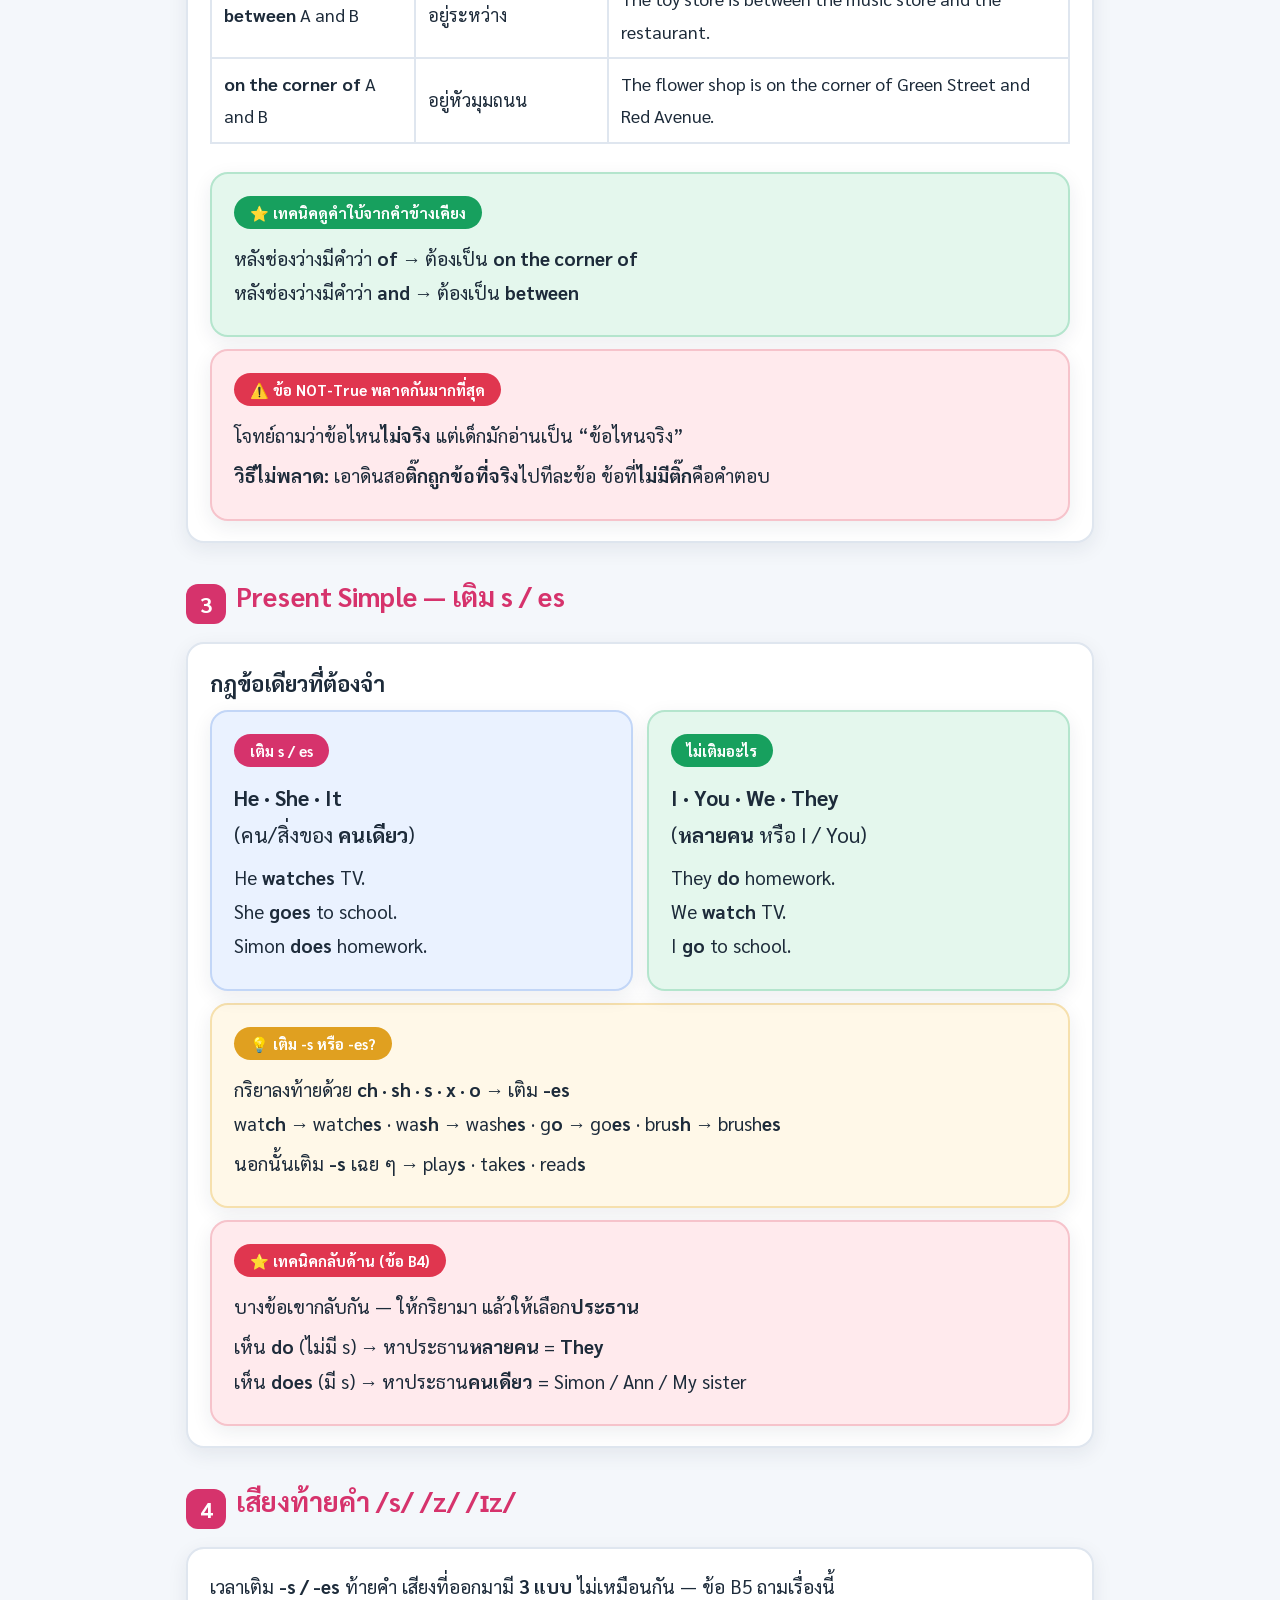
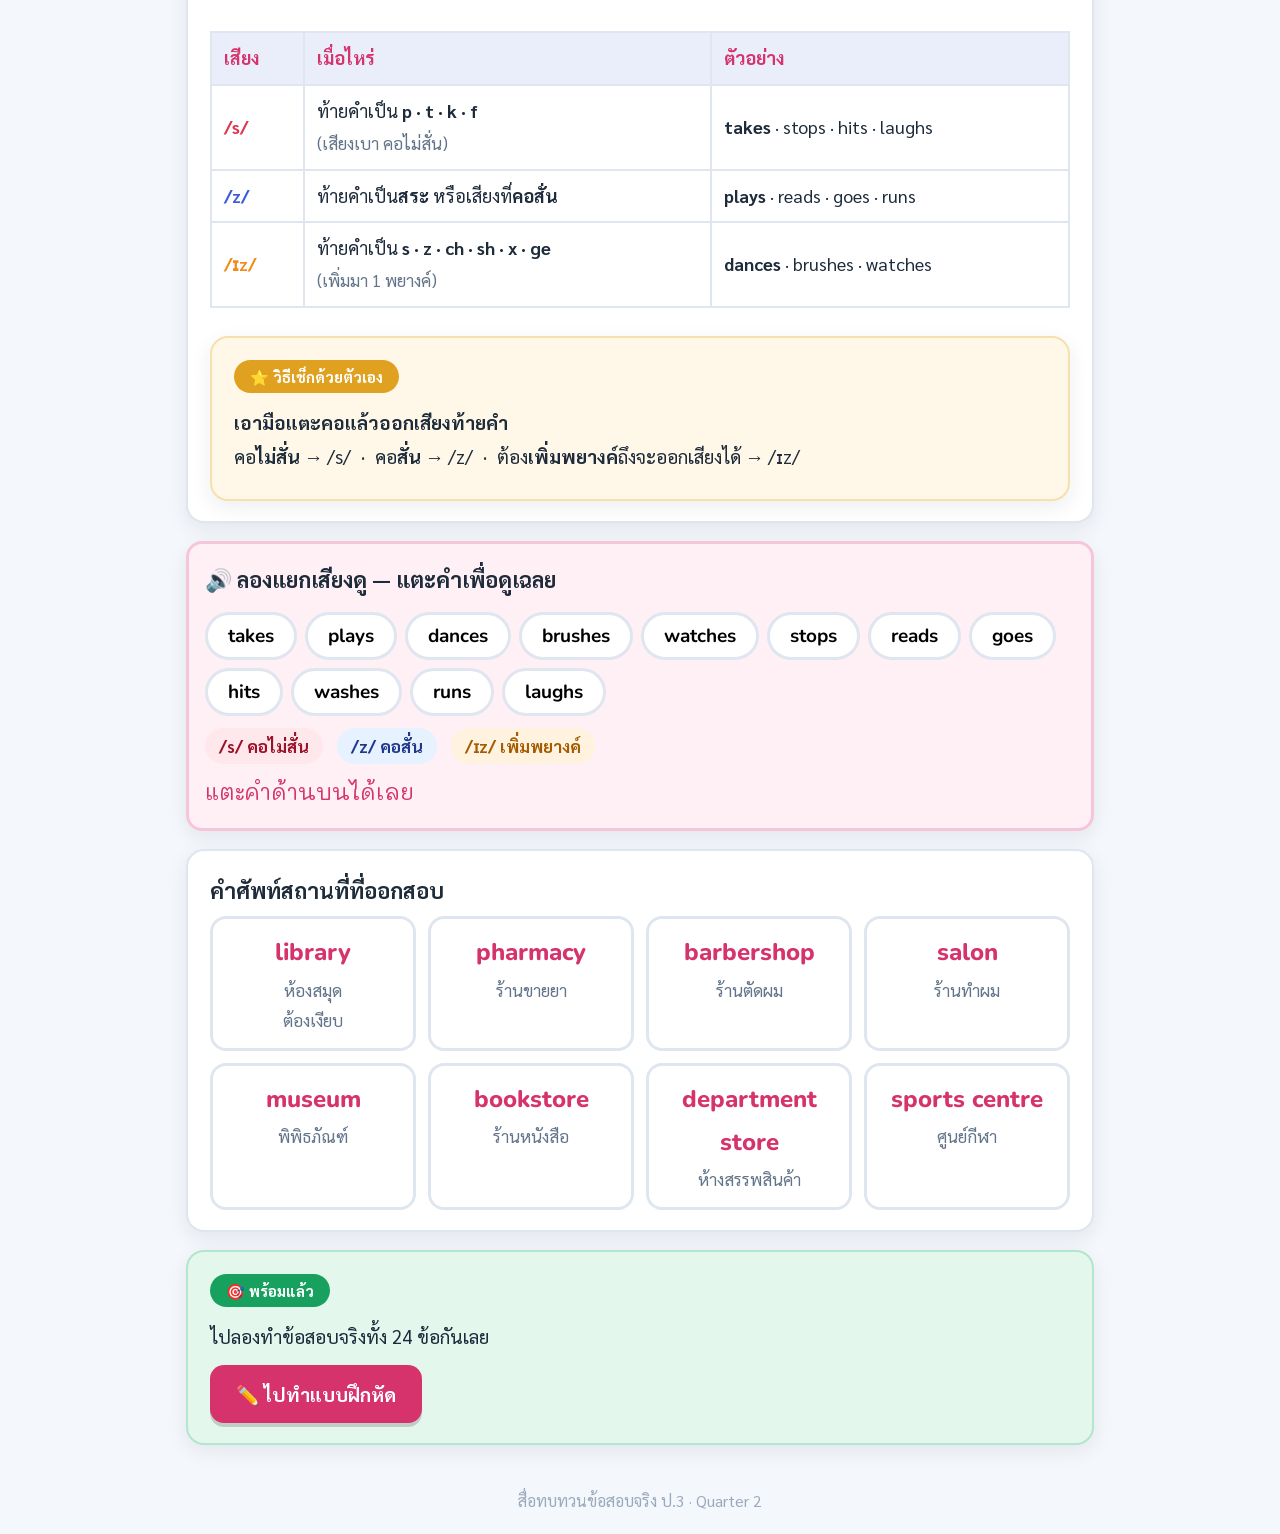
<file: english/learn.html>
<!DOCTYPE html>
<html lang="th">
<head>
<meta charset="utf-8">
<meta name="viewport" content="width=device-width, initial-scale=1, viewport-fit=cover">
<title>หน้าสอน — ภาษาอังกฤษ Quarter 2</title>
<link rel="preconnect" href="https://fonts.googleapis.com">
<link rel="preconnect" href="https://fonts.gstatic.com" crossorigin>
<link href="https://fonts.googleapis.com/css2?family=Sarabun:wght@400;700&family=Mali:wght@600;700&family=Nunito:wght@700;800&display=swap" rel="stylesheet">
<link rel="stylesheet" href="../assets/style.css">
<style>
  .jump { display:flex; gap:8px; flex-wrap:wrap; margin:14px 0; }
  .jump a { background:#fff; border:3px solid var(--theme); color:var(--theme); border-radius:999px;
            padding:6px 18px; text-decoration:none; font-weight:700; font-size:17px; }
  .preps { display:grid; gap:12px; grid-template-columns:repeat(auto-fit,minmax(200px,1fr)); }
  .prep { background:#fff; border:3px solid var(--line); border-radius:16px; padding:12px; text-align:center; }
  .prep .w { font-family:'Nunito',sans-serif; font-size:24px; font-weight:800; color:var(--theme); }
  .prep .t { font-size:17px; color:var(--ink-soft); }
  .vs2 { display:grid; gap:14px; grid-template-columns:1fr 1fr; }
  @media(max-width:640px){ .vs2{grid-template-columns:1fr} }
  .demo { background:#fff0f5; border:3px solid #f7c5d8; border-radius:16px; padding:16px; }
  .demo .read { font-family:'Mali',sans-serif; font-size:22px; color:var(--theme); min-height:34px; margin-top:8px; }
</style>
</head>
<body class="eng">

<header class="topbar">
  <div class="wrap">
    <a class="back" href="../index.html">🏠 หน้าแรก</a>
    <h1>📖 หน้าสอน — ภาษาอังกฤษ</h1>
    <a class="back" href="practice.html">✏️ ไปทำแบบฝึกหัด</a>
  </div>
</header>

<main class="wrap">

  <div class="hero">
    <div class="emoji">🔤</div>
    <h1>English Review — Quarter 2</h1>
    <p>Prepositions · บอกทาง · แผนที่ · Present Simple · เสียงท้ายคำ</p>
  </div>

  <div class="jump">
    <a href="#prep">① Prepositions</a>
    <a href="#map">② บอกทาง &amp; แผนที่</a>
    <a href="#gram">③ Present Simple</a>
    <a href="#sound">④ เสียงท้ายคำ</a>
  </div>

  <div class="card key">
    <span class="label">ข้อสอบออกอะไรบ้าง</span>
    <div class="scroll"><table>
      <tr><th>เรื่อง</th><th>กี่ข้อ</th><th>ข้อที่</th></tr>
      <tr><td><b>Prepositions</b> (คำบอกตำแหน่ง)</td><td>10</td><td>A1–A10</td></tr>
      <tr><td><b>บอกทาง &amp; อ่านแผนที่</b></td><td>9</td><td>Q1–Q5 · B6 · B7 · B8 · B9</td></tr>
      <tr><td><b>ไวยากรณ์ &amp; เสียง</b></td><td>5</td><td>B1–B5</td></tr>
    </table></div>
    <p style="margin:8px 0 0"><b>Prepositions กับการบอกทาง รวมกัน 19 จาก 24 ข้อ</b> — เน้นสองเรื่องนี้ก่อนเลย</p>
  </div>

  <!-- ============ 1 ============ -->
  <h2 id="prep"><span class="num">1</span>Prepositions — คำบอกตำแหน่ง</h2>

  <div class="card">
    <div class="preps" id="prepBox"></div>
  </div>

  <div class="card">
    <h3>📍 ดูจากรูปจริงในข้อสอบ</h3>
    <div style="text-align:center" id="room"></div>
    <div class="scroll"><table>
      <tr><th>ประโยค</th><th>คำตอบ</th><th>เพราะ</th></tr>
      <tr><td>The ball is ___ the box.</td><td><b>in</b></td><td>อยู่ข้างในกล่อง</td></tr>
      <tr><td>The box is ___ the table.</td><td><b>under</b></td><td>อยู่ใต้โต๊ะ</td></tr>
      <tr><td>The apple is ___ the teddy bear <u>and</u> the book.</td><td><b>between</b></td><td>อยู่ตรงกลางระหว่าง 2 สิ่ง</td></tr>
      <tr><td>The dog is ___ the bed.</td><td><b>on</b></td><td>อยู่บนเตียง แตะกันอยู่</td></tr>
      <tr><td>The fan is ___ the table.</td><td><b>above</b></td><td>อยู่เหนือโต๊ะ แต่<b>ไม่แตะ</b></td></tr>
      <tr><td>The teddy bear is ___ the table.</td><td><b>on</b></td><td>นั่งอยู่บนโต๊ะ แตะกัน</td></tr>
      <tr><td>The bed is ___ the table.</td><td><b>next to</b></td><td>อยู่ข้าง ๆ ระดับเดียวกัน</td></tr>
    </table></div>
  </div>

  <div class="card warn">
    <span class="label">⚠️ 3 คู่ที่สับสนกันมากที่สุด</span>
    <div class="vs2" style="margin-top:10px">
      <div class="card" style="margin:0"><h3 style="margin-top:0">on vs above</h3>
        <p style="margin:4px 0"><b>on</b> = อยู่บนและ<b>แตะกัน</b><br><span class="th">หนังสืออยู่ on โต๊ะ</span></p>
        <p style="margin:4px 0"><b>above</b> = อยู่บนแต่<b>ไม่แตะ</b><br><span class="th">พัดลมอยู่ above โต๊ะ</span></p>
      </div>
      <div class="card" style="margin:0"><h3 style="margin-top:0">next to vs opposite</h3>
        <p style="margin:4px 0"><b>next to</b> = ติดกัน <b>ไม่มีถนนคั่น</b></p>
        <p style="margin:4px 0"><b>opposite</b> = ตรงข้าม <b>มีถนนคั่น</b></p>
        <p style="margin:4px 0" class="th">ดูรูปว่ามีเส้นถนนไหม = ตัดสินได้เลย</p>
      </div>
    </div>
    <div class="card good" style="margin:12px 0 0">
      <span class="label">⭐ สูตรลัดที่ใช้ได้เกือบ 100%</span>
      <p style="margin:6px 0;font-size:21px">เห็นโครงสร้าง “___ A <b>and</b> B” → ตอบ <b>between</b> ได้เลย</p>
      <p style="margin:6px 0" class="th">เพราะ between ต้องมีของ 2 อย่างเสมอ — ในข้อสอบใช้ได้ทั้งข้อ A3 และ A9</p>
    </div>
  </div>

  <!-- ============ 2 ============ -->
  <h2 id="map"><span class="num">2</span>บอกทาง &amp; อ่านแผนที่</h2>

  <div class="card">
    <h3>คำบอกทางที่ต้องจำ</h3>
    <div class="preps">
      <div class="prep"><div class="w">Go straight on</div><div class="t">เดินตรงไป<br><span class="th">ใช้กับ<b>ถนน</b></span></div></div>
      <div class="prep"><div class="w">Turn left</div><div class="t">เลี้ยวซ้าย</div></div>
      <div class="prep"><div class="w">Turn right</div><div class="t">เลี้ยวขวา</div></div>
      <div class="prep"><div class="w">Go past</div><div class="t">เดินผ่าน<br><span class="th">ใช้กับ<b>สถานที่</b></span></div></div>
    </div>
    <div class="card tip" style="margin:12px 0 0">
      <span class="label">💡 Go past กับ Go straight on ต่างกันยังไง</span>
      <p style="margin:6px 0"><b>Go past + สถานที่</b> — go past <u>the pharmacy</u> (มีของให้ผ่าน)<br>
        <b>Go straight on + ถนน</b> — go straight on <u>Green Road</u> (แค่บอกให้เดินตรง)</p>
      <p style="margin:6px 0">ดูว่า<b>หลังช่องว่างเป็นชื่อร้านหรือชื่อถนน</b> ก็ตอบได้เลย</p>
    </div>
  </div>

  <div class="card">
    <h3>🗺️ ลองเดินตามแผนที่</h3>
    <div style="text-align:center" id="map1"></div>
    <p>เริ่มจากจุด <b>S</b> เดินไปไปรษณีย์ (⭐) ตามเส้นประสีแดง</p>
    <ol style="font-size:20px">
      <li><b>Go straight on</b> on Green Road — เดินตรงไปตามถนน Green Road</li>
      <li><b>Turn right</b> on Brown Road — พอถึง Brown Road เลี้ยวขวา (หักลงล่าง)</li>
      <li><b>Go past</b> the hotel — เดินผ่านโรงแรม</li>
      <li><b>Turn right</b> on Blue Road — เลี้ยวขวาอีกครั้ง</li>
      <li>The post office is <b>next to the hospital</b> — ไปรษณีย์อยู่ข้างโรงพยาบาล</li>
    </ol>
    <div class="card warn" style="margin:12px 0 0">
      <span class="label">⚠️ ซ้าย–ขวา งงมาก ทำยังไง</span>
      <p style="margin:6px 0"><b>ต้องหมุนตัวเองตามทิศที่กำลังเดิน</b> อย่าดูจากมุมมองคนอ่านแผนที่</p>
      <p style="margin:6px 0"><b>วิธีง่ายสุด:</b> เอานิ้วจิ้มบนจอแล้ว<b>เดินนิ้วตามเส้นจริง ๆ</b>
        พอถึงจุดเลี้ยวให้ถามว่า “ถ้าฉันเดินมาทางนี้ ฉันต้องหันไปทางมือไหน”</p>
    </div>
  </div>

  <div class="card">
    <h3>📖 อ่านแผนที่ — บอกว่าอะไรอยู่ตรงไหน</h3>
    <div style="text-align:center" id="map2"></div>
    <div class="scroll"><table>
      <tr><th>พูดว่า</th><th>แปล</th><th>ตัวอย่างจากแผนที่</th></tr>
      <tr><td><b>next to</b></td><td>อยู่ติดกัน</td><td>The bookstore is next to the supermarket.</td></tr>
      <tr><td><b>opposite</b></td><td>อยู่ตรงข้าม (คนละฝั่งถนน)</td><td>The bank is opposite the flower shop.</td></tr>
      <tr><td><b>between</b> A and B</td><td>อยู่ระหว่าง</td><td>The toy store is between the music store and the restaurant.</td></tr>
      <tr><td><b>on the corner of</b> A and B</td><td>อยู่หัวมุมถนน</td><td>The flower shop is on the corner of Green Street and Red Avenue.</td></tr>
    </table></div>
    <div class="card good" style="margin:12px 0 0">
      <span class="label">⭐ เทคนิคดูคำใบ้จากคำข้างเคียง</span>
      <p style="margin:6px 0">หลังช่องว่างมีคำว่า <b>of</b> → ต้องเป็น <b>on the corner of</b><br>
        หลังช่องว่างมีคำว่า <b>and</b> → ต้องเป็น <b>between</b></p>
    </div>
    <div class="card warn" style="margin:12px 0 0">
      <span class="label">⚠️ ข้อ NOT-True พลาดกันมากที่สุด</span>
      <p style="margin:6px 0">โจทย์ถามว่าข้อไหน<b>ไม่จริง</b> แต่เด็กมักอ่านเป็น “ข้อไหนจริง”</p>
      <p style="margin:6px 0"><b>วิธีไม่พลาด:</b> เอาดินสอ<b>ติ๊กถูกข้อที่จริง</b>ไปทีละข้อ
        ข้อที่<b>ไม่มีติ๊ก</b>คือคำตอบ</p>
    </div>
  </div>

  <!-- ============ 3 ============ -->
  <h2 id="gram"><span class="num">3</span>Present Simple — เติม s / es</h2>

  <div class="card">
    <h3>กฎข้อเดียวที่ต้องจำ</h3>
    <div class="vs2">
      <div class="card key" style="margin:0">
        <span class="label">เติม s / es</span>
        <p style="margin:6px 0;font-size:21px"><b>He · She · It</b><br>(คน/สิ่งของ <b>คนเดียว</b>)</p>
        <p style="margin:6px 0">He <b>watches</b> TV.<br>She <b>goes</b> to school.<br>Simon <b>does</b> homework.</p>
      </div>
      <div class="card good" style="margin:0">
        <span class="label">ไม่เติมอะไร</span>
        <p style="margin:6px 0;font-size:21px"><b>I · You · We · They</b><br>(<b>หลายคน</b> หรือ I / You)</p>
        <p style="margin:6px 0">They <b>do</b> homework.<br>We <b>watch</b> TV.<br>I <b>go</b> to school.</p>
      </div>
    </div>
    <div class="card tip" style="margin:12px 0 0">
      <span class="label">💡 เติม -s หรือ -es?</span>
      <p style="margin:6px 0">กริยาลงท้ายด้วย <b>ch · sh · s · x · o</b> → เติม <b>-es</b><br>
        wat<b>ch</b> → watch<b>es</b> · wa<b>sh</b> → wash<b>es</b> · g<b>o</b> → go<b>es</b> · bru<b>sh</b> → brush<b>es</b></p>
      <p style="margin:6px 0">นอกนั้นเติม <b>-s</b> เฉย ๆ → play<b>s</b> · take<b>s</b> · read<b>s</b></p>
    </div>
    <div class="card warn" style="margin:12px 0 0">
      <span class="label">⭐ เทคนิคกลับด้าน (ข้อ B4)</span>
      <p style="margin:6px 0">บางข้อเขากลับกัน — ให้กริยามา แล้วให้เลือก<b>ประธาน</b></p>
      <p style="margin:6px 0">เห็น <b>do</b> (ไม่มี s) → หาประธาน<b>หลายคน</b> = <b>They</b><br>
        เห็น <b>does</b> (มี s) → หาประธาน<b>คนเดียว</b> = Simon / Ann / My sister</p>
    </div>
  </div>

  <!-- ============ 4 ============ -->
  <h2 id="sound"><span class="num">4</span>เสียงท้ายคำ /s/ /z/ /ɪz/</h2>

  <div class="card">
    <p>เวลาเติม <b>-s / -es</b> ท้ายคำ เสียงที่ออกมามี <b>3 แบบ</b> ไม่เหมือนกัน — ข้อ B5 ถามเรื่องนี้</p>
    <div class="scroll"><table>
      <tr><th>เสียง</th><th>เมื่อไหร่</th><th>ตัวอย่าง</th></tr>
      <tr><td><b style="color:var(--no)">/s/</b></td>
          <td>ท้ายคำเป็น <b>p · t · k · f</b><br><span class="th">(เสียงเบา คอไม่สั่น)</span></td>
          <td><b>takes</b> · stops · hits · laughs</td></tr>
      <tr><td><b style="color:#3b5bdb">/z/</b></td>
          <td>ท้ายคำเป็น<b>สระ</b> หรือเสียงที่<b>คอสั่น</b></td>
          <td><b>plays</b> · reads · goes · runs</td></tr>
      <tr><td><b style="color:var(--help)">/ɪz/</b></td>
          <td>ท้ายคำเป็น <b>s · z · ch · sh · x · ge</b><br><span class="th">(เพิ่มมา 1 พยางค์)</span></td>
          <td><b>dances</b> · brushes · watches</td></tr>
    </table></div>
    <div class="card tip" style="margin:12px 0 0">
      <span class="label">⭐ วิธีเช็กด้วยตัวเอง</span>
      <p style="margin:6px 0"><b>เอามือแตะคอแล้วออกเสียงท้ายคำ</b><br>
        คอ<b>ไม่สั่น</b> → /s/ &nbsp;·&nbsp; คอ<b>สั่น</b> → /z/ &nbsp;·&nbsp;
        ต้อง<b>เพิ่มพยางค์</b>ถึงจะออกเสียงได้ → /ɪz/</p>
    </div>
  </div>

  <div class="card demo">
    <h3 style="margin-top:0">🔊 ลองแยกเสียงดู — แตะคำเพื่อดูเฉลย</h3>
    <div class="sounds" id="sbox"></div>
    <div class="slegend">
      <span style="background:#ffe8ec;color:#9c1028">/s/ คอไม่สั่น</span>
      <span style="background:#e6f2ff;color:#22378c">/z/ คอสั่น</span>
      <span style="background:#fff3e0;color:#a35c00">/ɪz/ เพิ่มพยางค์</span>
    </div>
    <div class="read" id="sread">แตะคำด้านบนได้เลย</div>
  </div>

  <div class="card">
    <h3>คำศัพท์สถานที่ที่ออกสอบ</h3>
    <div class="preps">
      <div class="prep"><div class="w">library</div><div class="t">ห้องสมุด<br><span class="th">ต้องเงียบ</span></div></div>
      <div class="prep"><div class="w">pharmacy</div><div class="t">ร้านขายยา</div></div>
      <div class="prep"><div class="w">barbershop</div><div class="t">ร้านตัดผม</div></div>
      <div class="prep"><div class="w">salon</div><div class="t">ร้านทำผม</div></div>
      <div class="prep"><div class="w">museum</div><div class="t">พิพิธภัณฑ์</div></div>
      <div class="prep"><div class="w">bookstore</div><div class="t">ร้านหนังสือ</div></div>
      <div class="prep"><div class="w">department store</div><div class="t">ห้างสรรพสินค้า</div></div>
      <div class="prep"><div class="w">sports centre</div><div class="t">ศูนย์กีฬา</div></div>
    </div>
  </div>

  <div class="card good">
    <span class="label">🎯 พร้อมแล้ว</span>
    <p style="margin:6px 0">ไปลองทำข้อสอบจริงทั้ง 24 ข้อกันเลย</p>
    <div class="btn-row" style="margin:12px 0 0">
      <a class="btn" href="practice.html">✏️ ไปทำแบบฝึกหัด</a>
    </div>
  </div>

  <p class="foot">สื่อทบทวนข้อสอบจริง ป.3 · Quarter 2</p>
</main>

<script src="../assets/figures.js"></script>
<script>
var PREPS = [
  ['in', 'อยู่ข้างใน', '📦'], ['on', 'อยู่บน (แตะกัน)', '📚'],
  ['under', 'อยู่ใต้', '🪑'], ['above', 'อยู่เหนือ (ไม่แตะ)', '💡'],
  ['between', 'อยู่ระหว่าง 2 สิ่ง', '🔤'], ['next to', 'อยู่ข้าง ๆ ติดกัน', '🏠'],
  ['opposite', 'อยู่ตรงข้าม (คนละฝั่งถนน)', '↔️'], ['behind', 'อยู่ข้างหลัง', '🙈'],
  ['in front of', 'อยู่ข้างหน้า', '🚶'], ['on the corner of', 'อยู่หัวมุมถนน', '📐']
];
document.getElementById('prepBox').innerHTML = PREPS.map(function (p) {
  return '<div class="prep"><div style="font-size:30px">' + p[2] + '</div>' +
    '<div class="w">' + p[0] + '</div><div class="t">' + p[1] + '</div></div>';
}).join('');

document.getElementById('room').innerHTML = Fig.roomScene();
document.getElementById('map1').innerHTML = Fig.mapPost();
document.getElementById('map2').innerHTML = Fig.mapStreet();

/* ---- ตัวแยกเสียง ---- */
var SND = [
  ['takes', 1], ['plays', 2], ['dances', 3], ['brushes', 3], ['watches', 3],
  ['stops', 1], ['reads', 2], ['goes', 2], ['hits', 1], ['washes', 3],
  ['runs', 2], ['laughs', 1]
];
var TXT = {
  1: ['/s/', 'ท้ายคำเสียงเบา คอไม่สั่น → ออกเสียง <b>ส</b>'],
  2: ['/z/', 'ท้ายคำเป็นสระหรือเสียงที่คอสั่น → ออกเสียง <b>ซ</b>'],
  3: ['/ɪz/', 'ท้ายคำเป็น s z ch sh x → ต้องเพิ่มพยางค์ <b>อิซ</b>']
};
document.getElementById('sbox').innerHTML = SND.map(function (s, i) {
  return '<button data-i="' + i + '">' + s[0] + '</button>';
}).join('');
document.querySelectorAll('#sbox button').forEach(function (b) {
  b.addEventListener('click', function () {
    var s = SND[+b.dataset.i];
    b.className = 's' + s[1];
    document.getElementById('sread').innerHTML =
      '<b>' + s[0] + '</b> → เสียง <b>' + TXT[s[1]][0] + '</b> — ' + TXT[s[1]][1];
  });
});
</script>
</body>
</html>
</file>
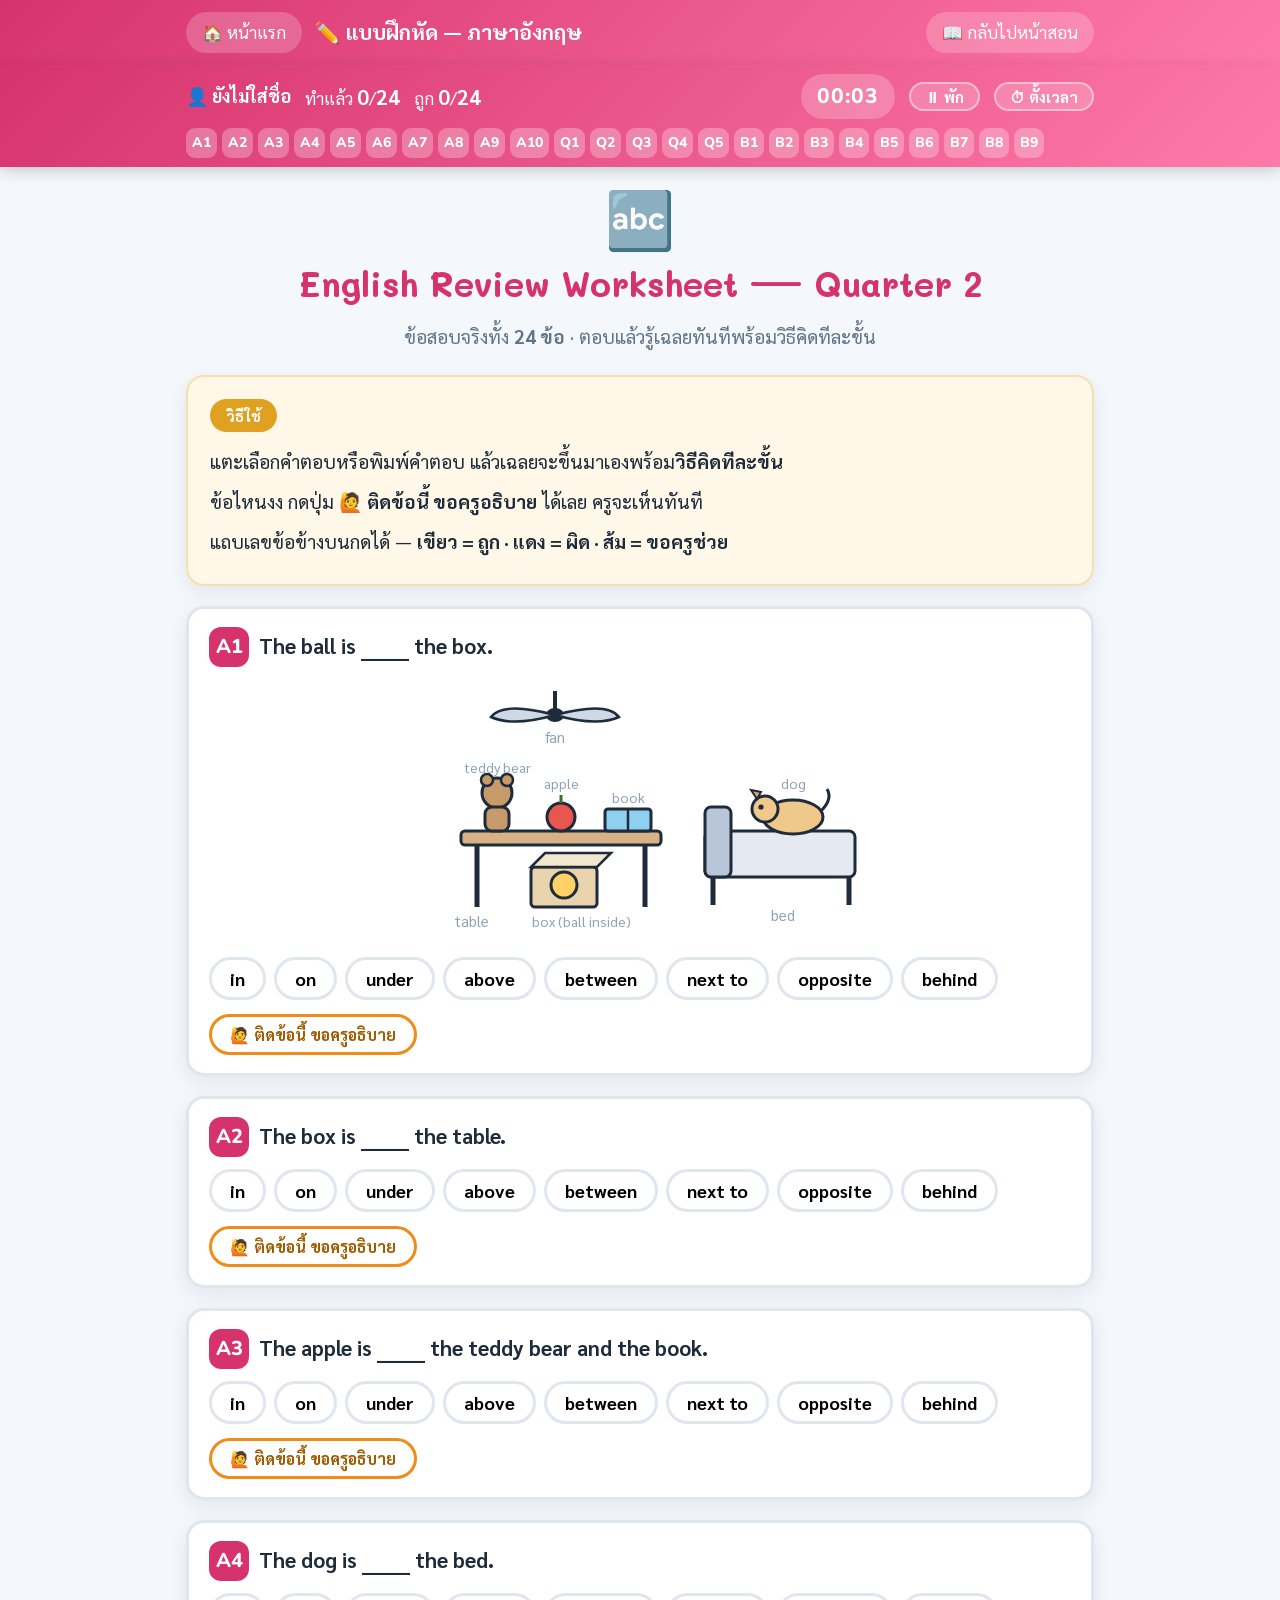
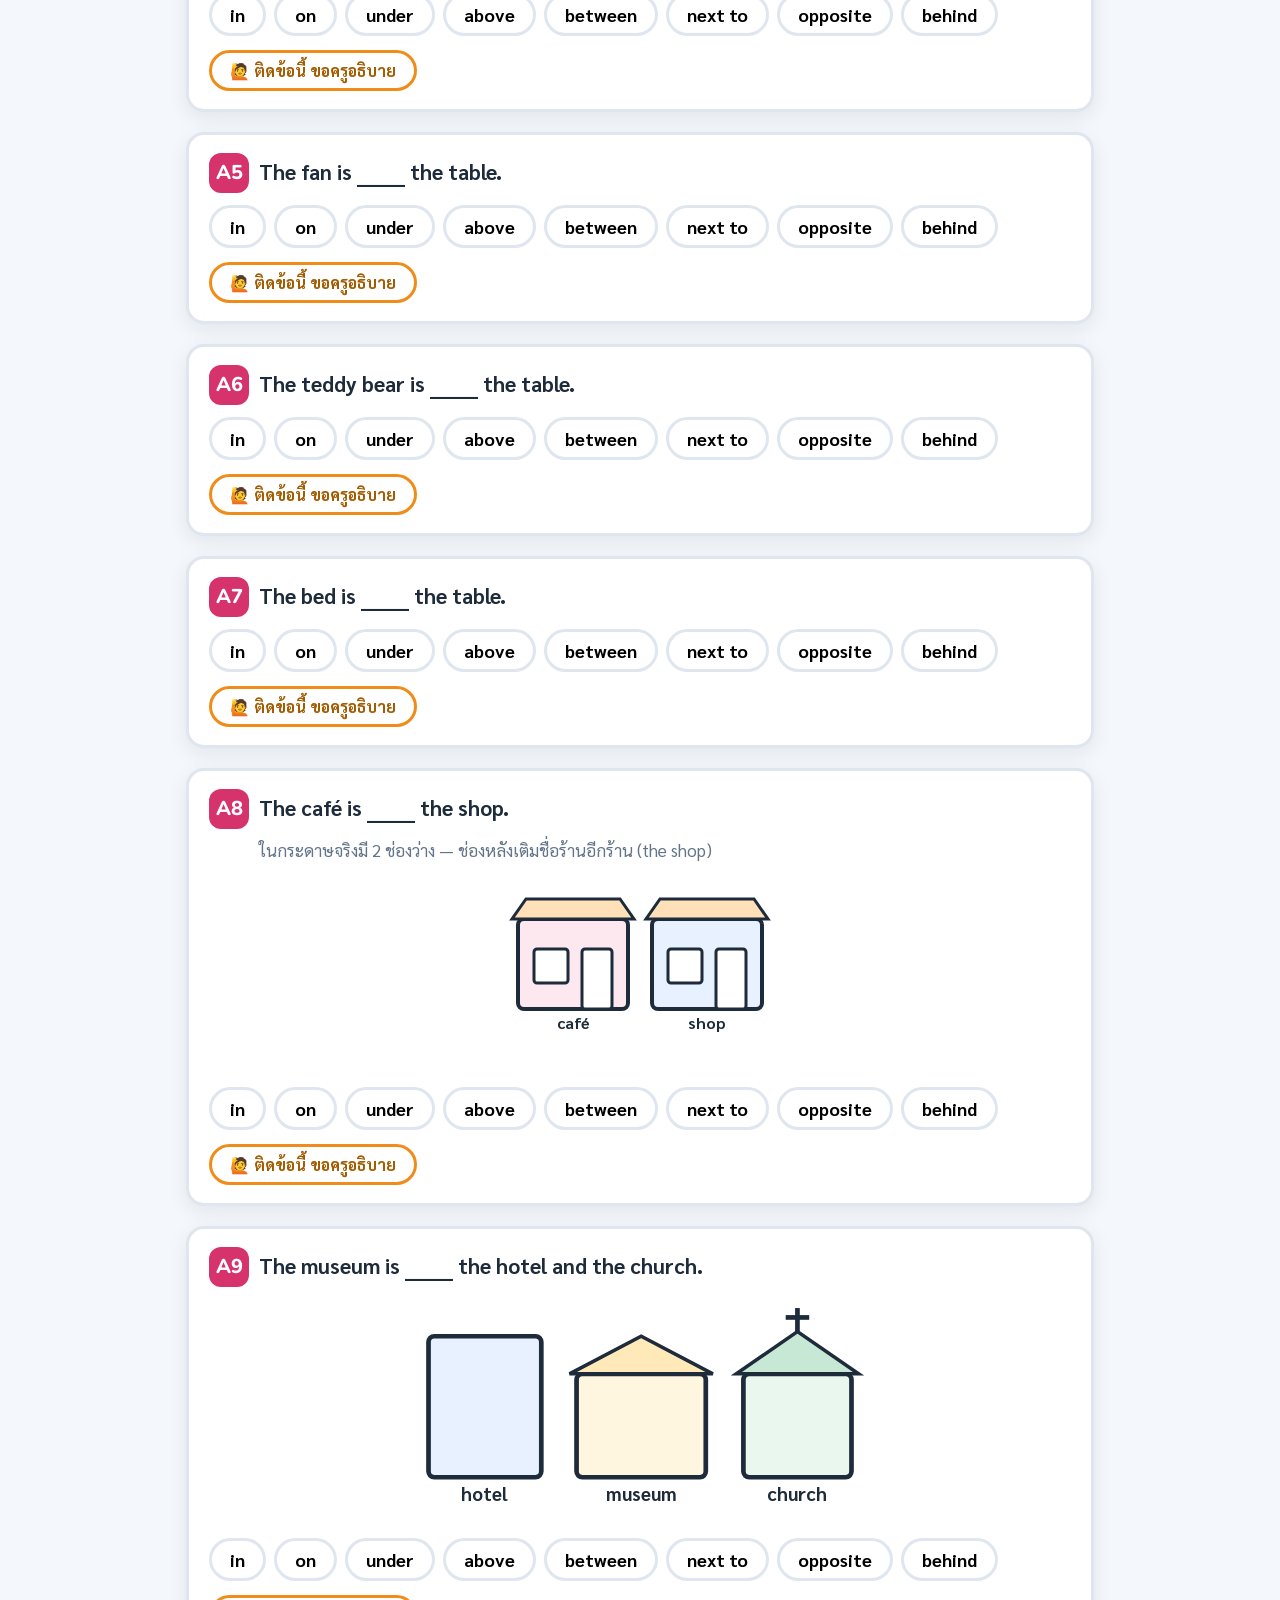
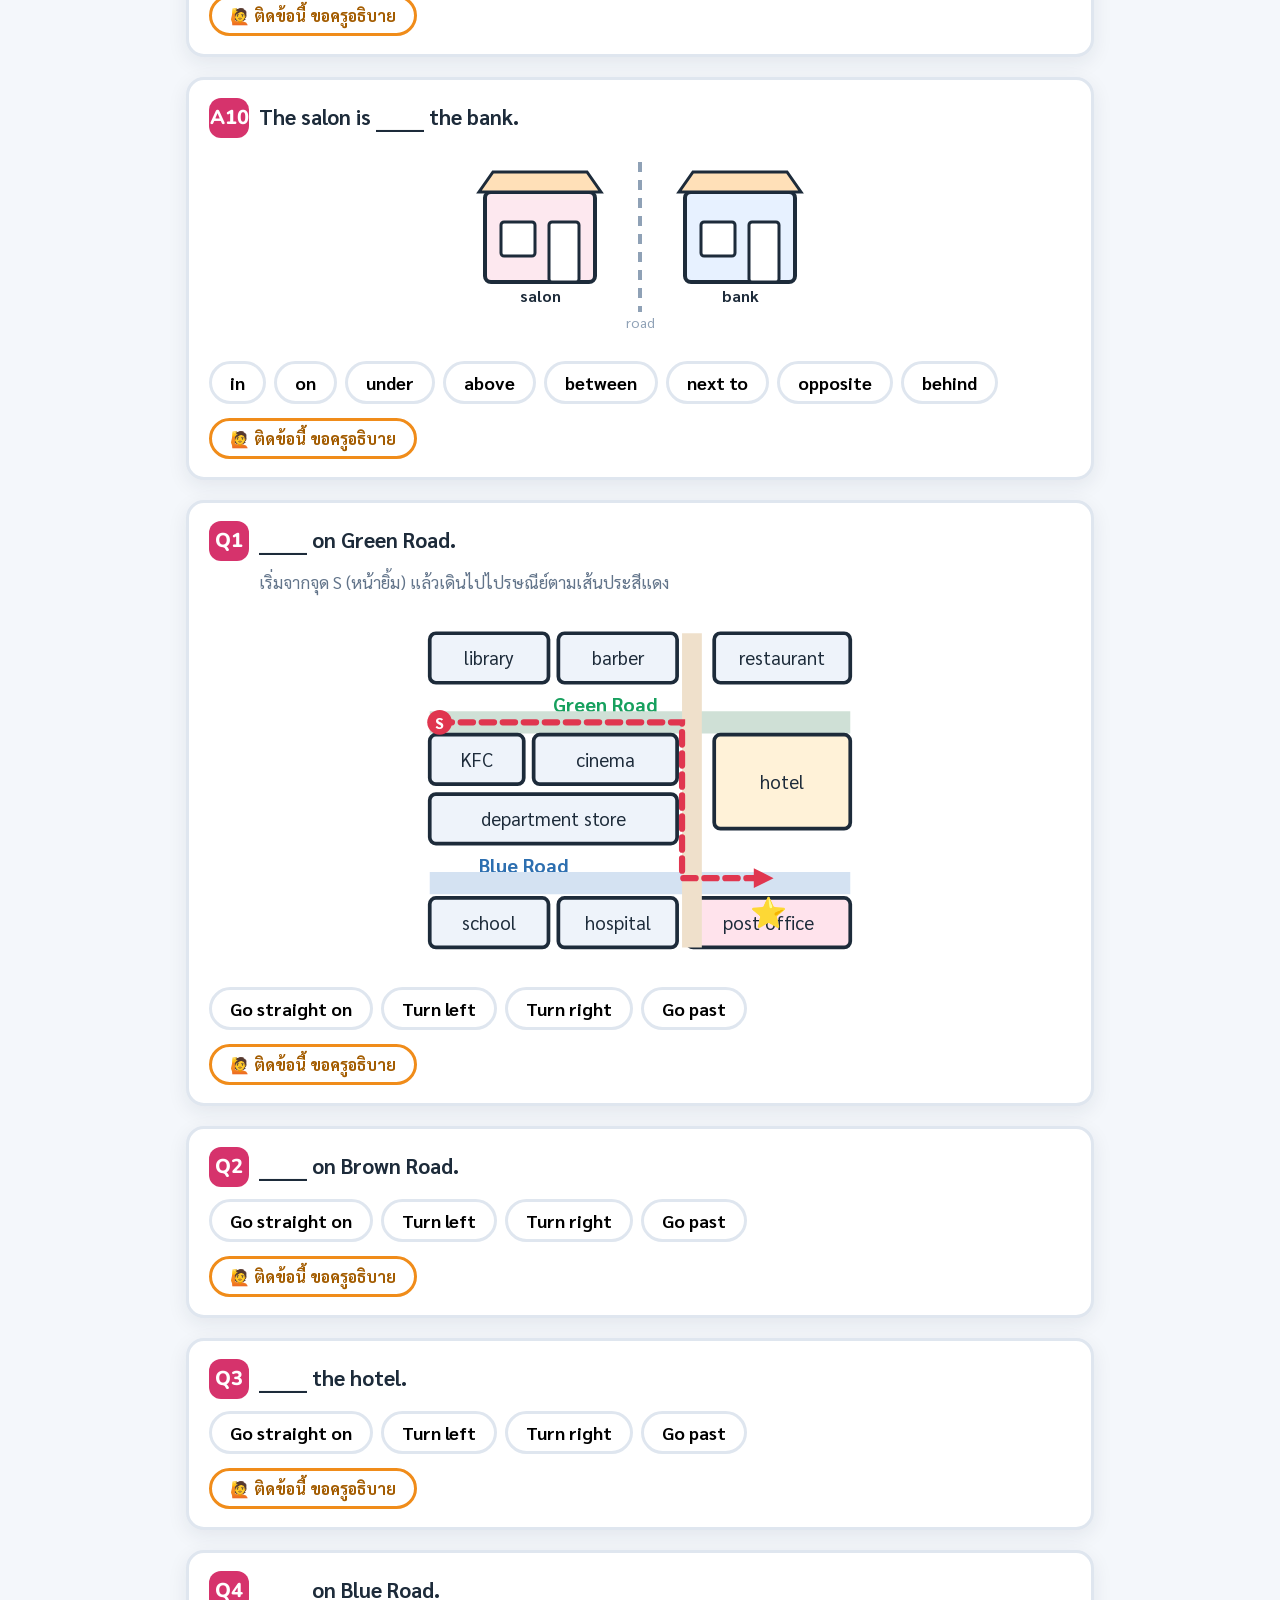
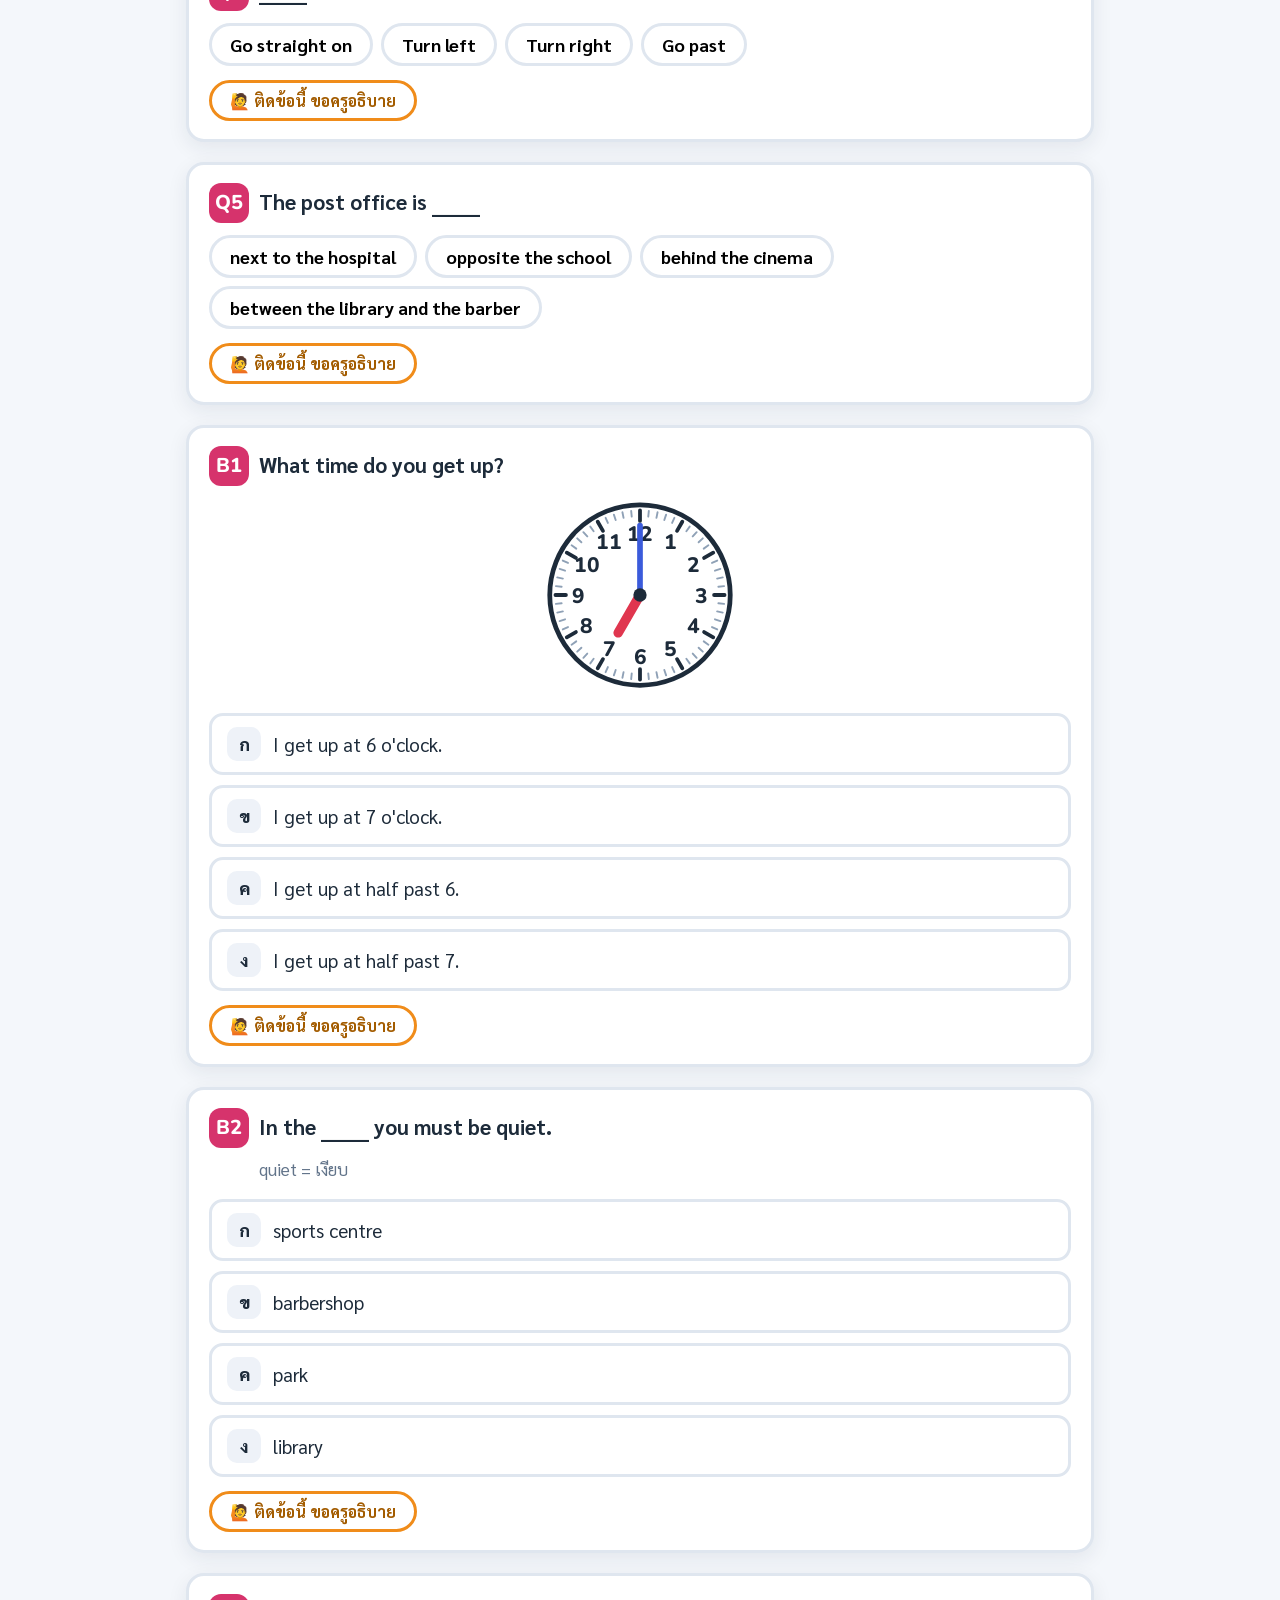
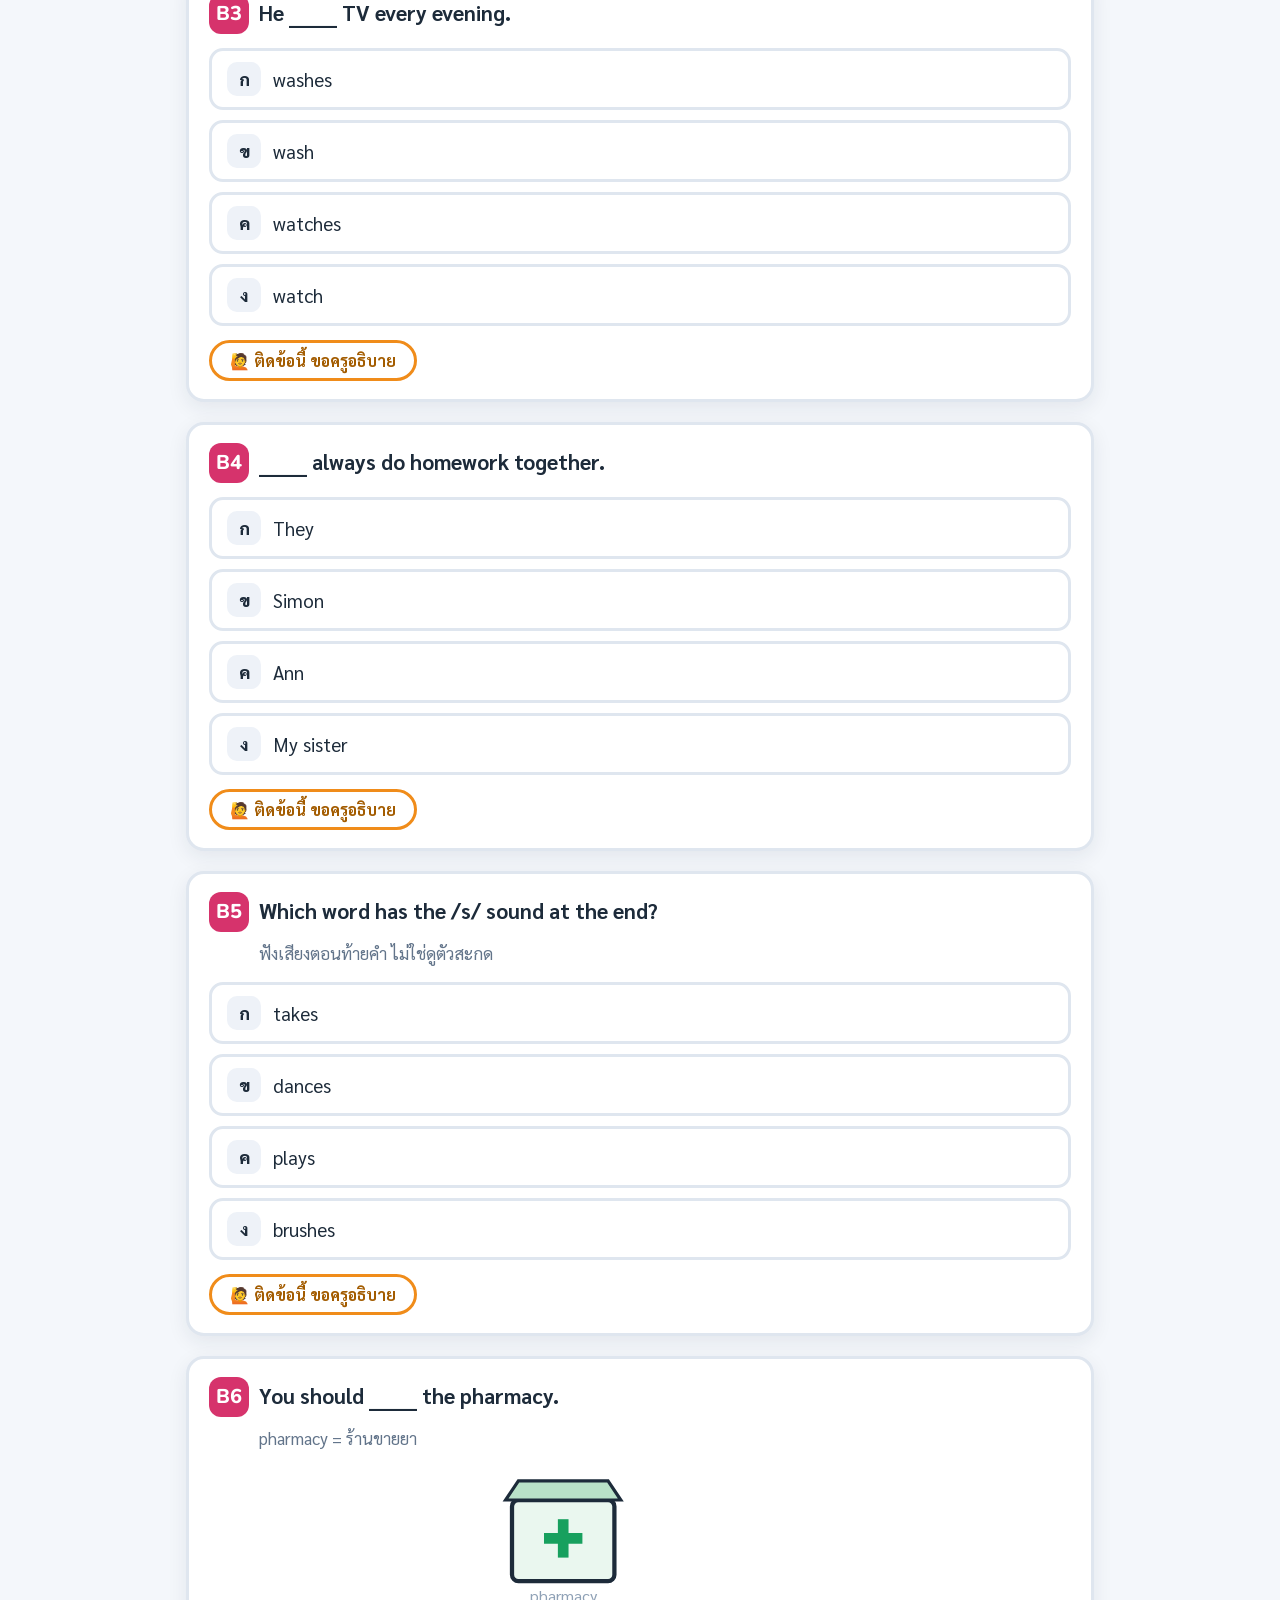
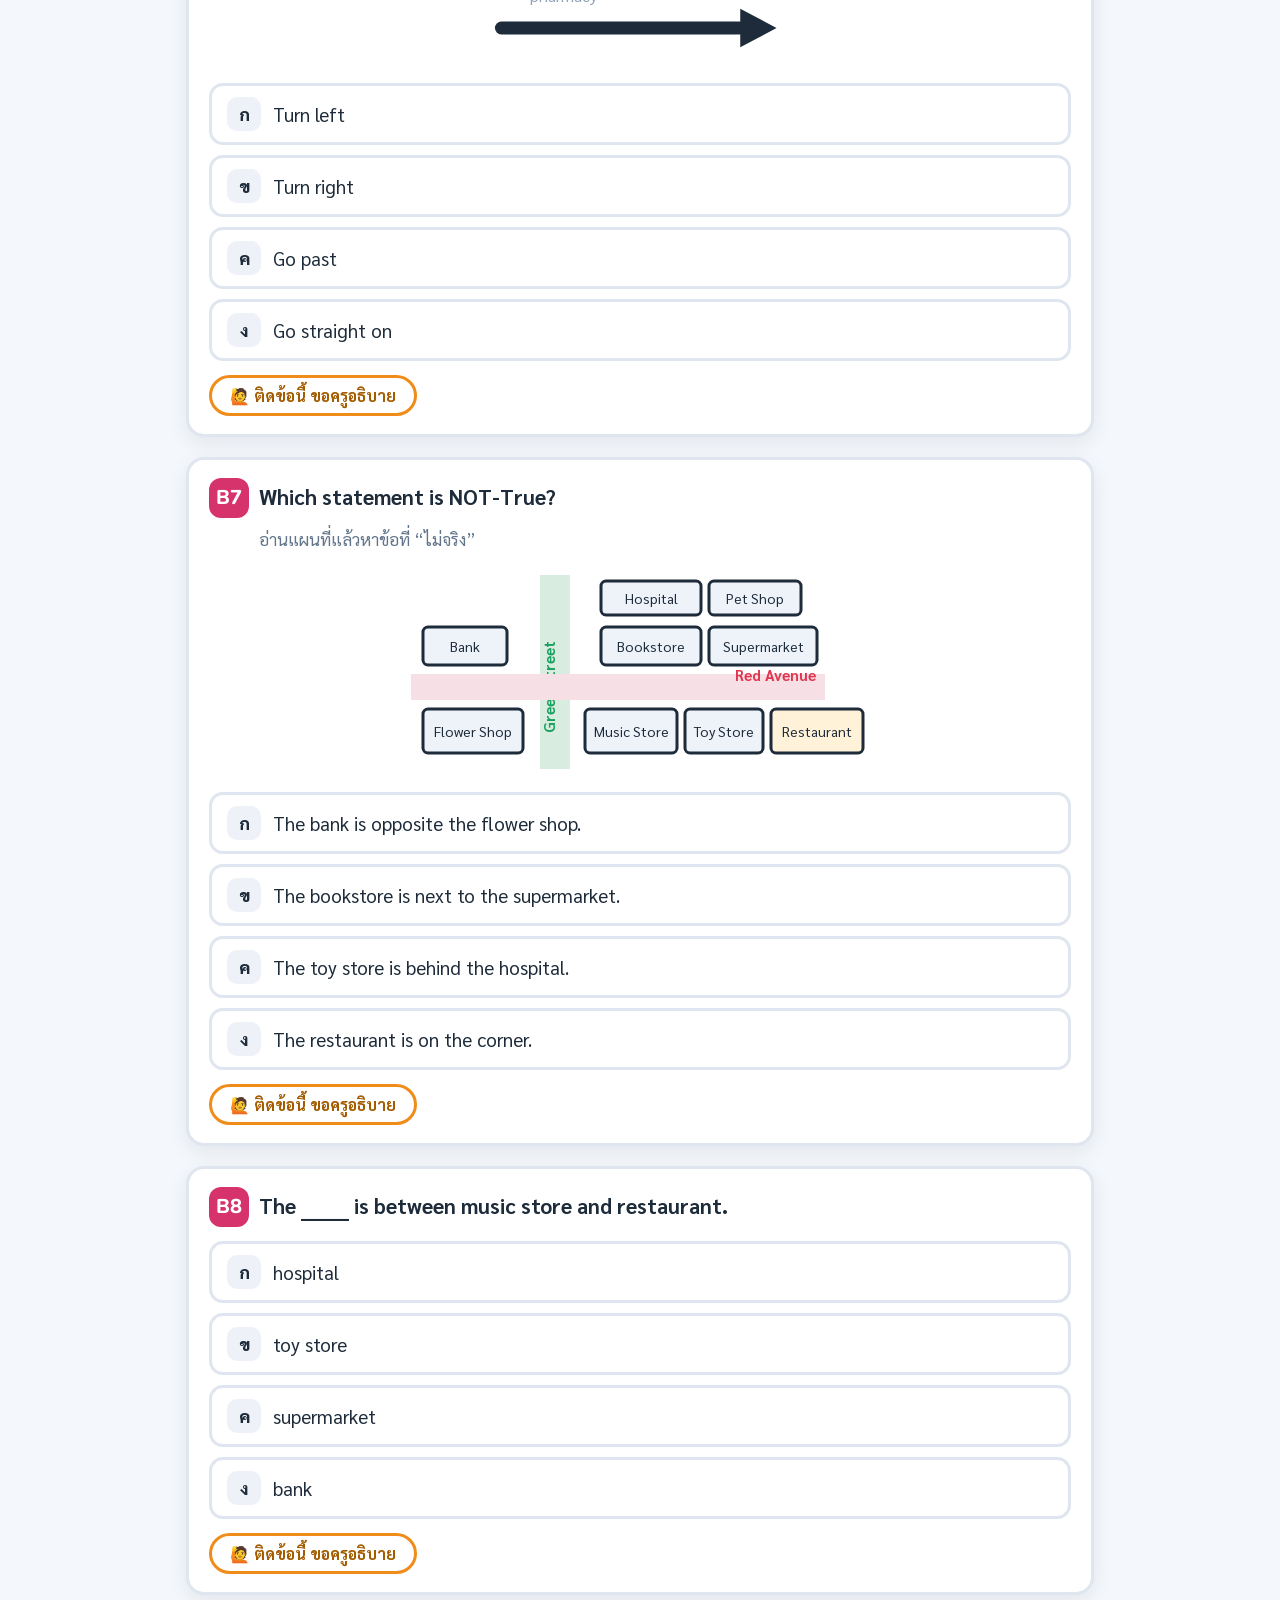
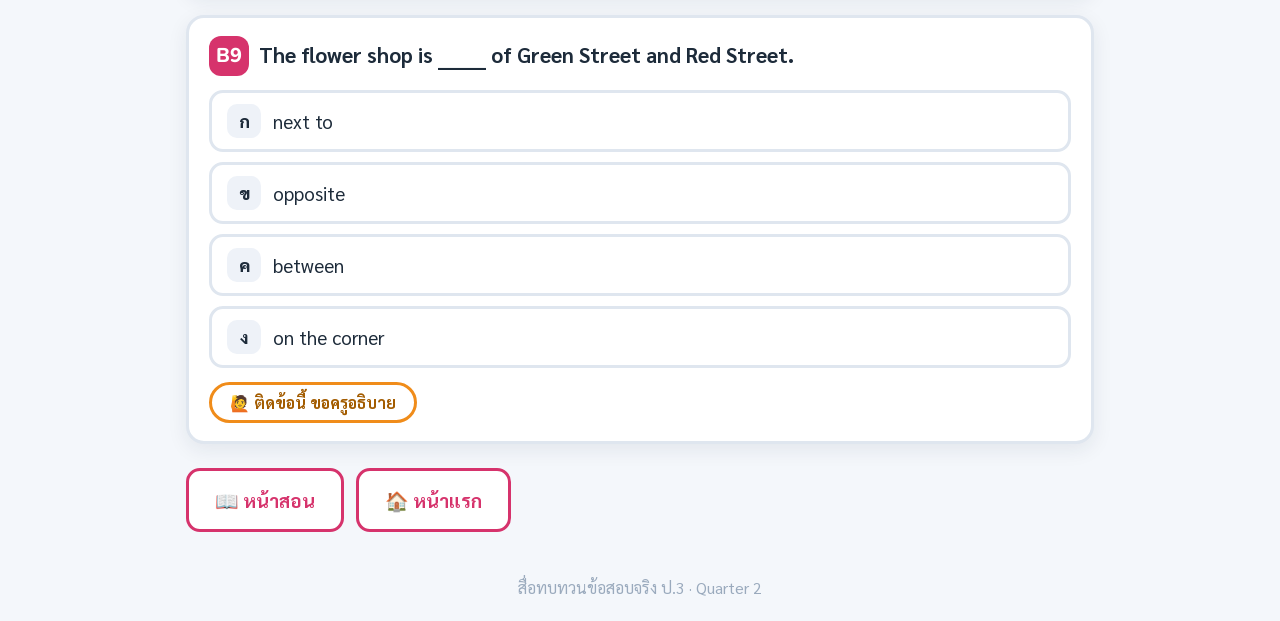
<file: english/practice.html>
<!DOCTYPE html>
<html lang="th">
<head>
<meta charset="utf-8">
<meta name="viewport" content="width=device-width, initial-scale=1, viewport-fit=cover">
<title>แบบฝึกหัด — English Review Worksheet Quarter 2</title>
<link rel="preconnect" href="https://fonts.googleapis.com">
<link rel="preconnect" href="https://fonts.gstatic.com" crossorigin>
<link href="https://fonts.googleapis.com/css2?family=Sarabun:wght@400;700&family=Mali:wght@600;700&family=Nunito:wght@700;800&display=swap" rel="stylesheet">
<link rel="stylesheet" href="../assets/style.css">
</head>
<body class="eng">

<header class="topbar">
  <div class="wrap">
    <a class="back" href="../index.html">🏠 หน้าแรก</a>
    <h1>✏️ แบบฝึกหัด — ภาษาอังกฤษ</h1>
    <a class="back" href="learn.html">📖 กลับไปหน้าสอน</a>
  </div>
</header>

<main class="wrap">

  <div class="hero" style="padding:22px 0 4px">
    <div class="emoji">🔤</div>
    <h1>English Review Worksheet — Quarter 2</h1>
    <p>ข้อสอบจริงทั้ง <b>24 ข้อ</b> · ตอบแล้วรู้เฉลยทันทีพร้อมวิธีคิดทีละขั้น</p>
  </div>

  <div class="card tip">
    <span class="label">วิธีใช้</span>
    <p style="margin:6px 0">แตะเลือกคำตอบหรือพิมพ์คำตอบ แล้วเฉลยจะขึ้นมาเองพร้อม<b>วิธีคิดทีละขั้น</b></p>
    <p style="margin:6px 0">ข้อไหนงง กดปุ่ม <b>🙋 ติดข้อนี้ ขอครูอธิบาย</b> ได้เลย ครูจะเห็นทันที</p>
    <p style="margin:6px 0">แถบเลขข้อข้างบนกดได้ — <b>เขียว = ถูก · แดง = ผิด · ส้ม = ขอครูช่วย</b></p>
  </div>

  <div class="helpbox" id="helpbox"></div>

  <div id="quiz"></div>

  <div class="card result" id="result"></div>

  <div class="btn-row">
    <a class="btn ghost" href="learn.html">📖 หน้าสอน</a>
    <a class="btn ghost" href="../index.html">🏠 หน้าแรก</a>
  </div>

  <p class="foot">สื่อทบทวนข้อสอบจริง ป.3 · Quarter 2</p>
</main>

<script src="../assets/qr.js"></script>
<script src="../assets/figures.js"></script>
<script src="../assets/data-english.js"></script>
<script src="../assets/engine.js"></script>
<script>Quiz.init(DATA_ENGLISH);</script>
</body>
</html>
</file>
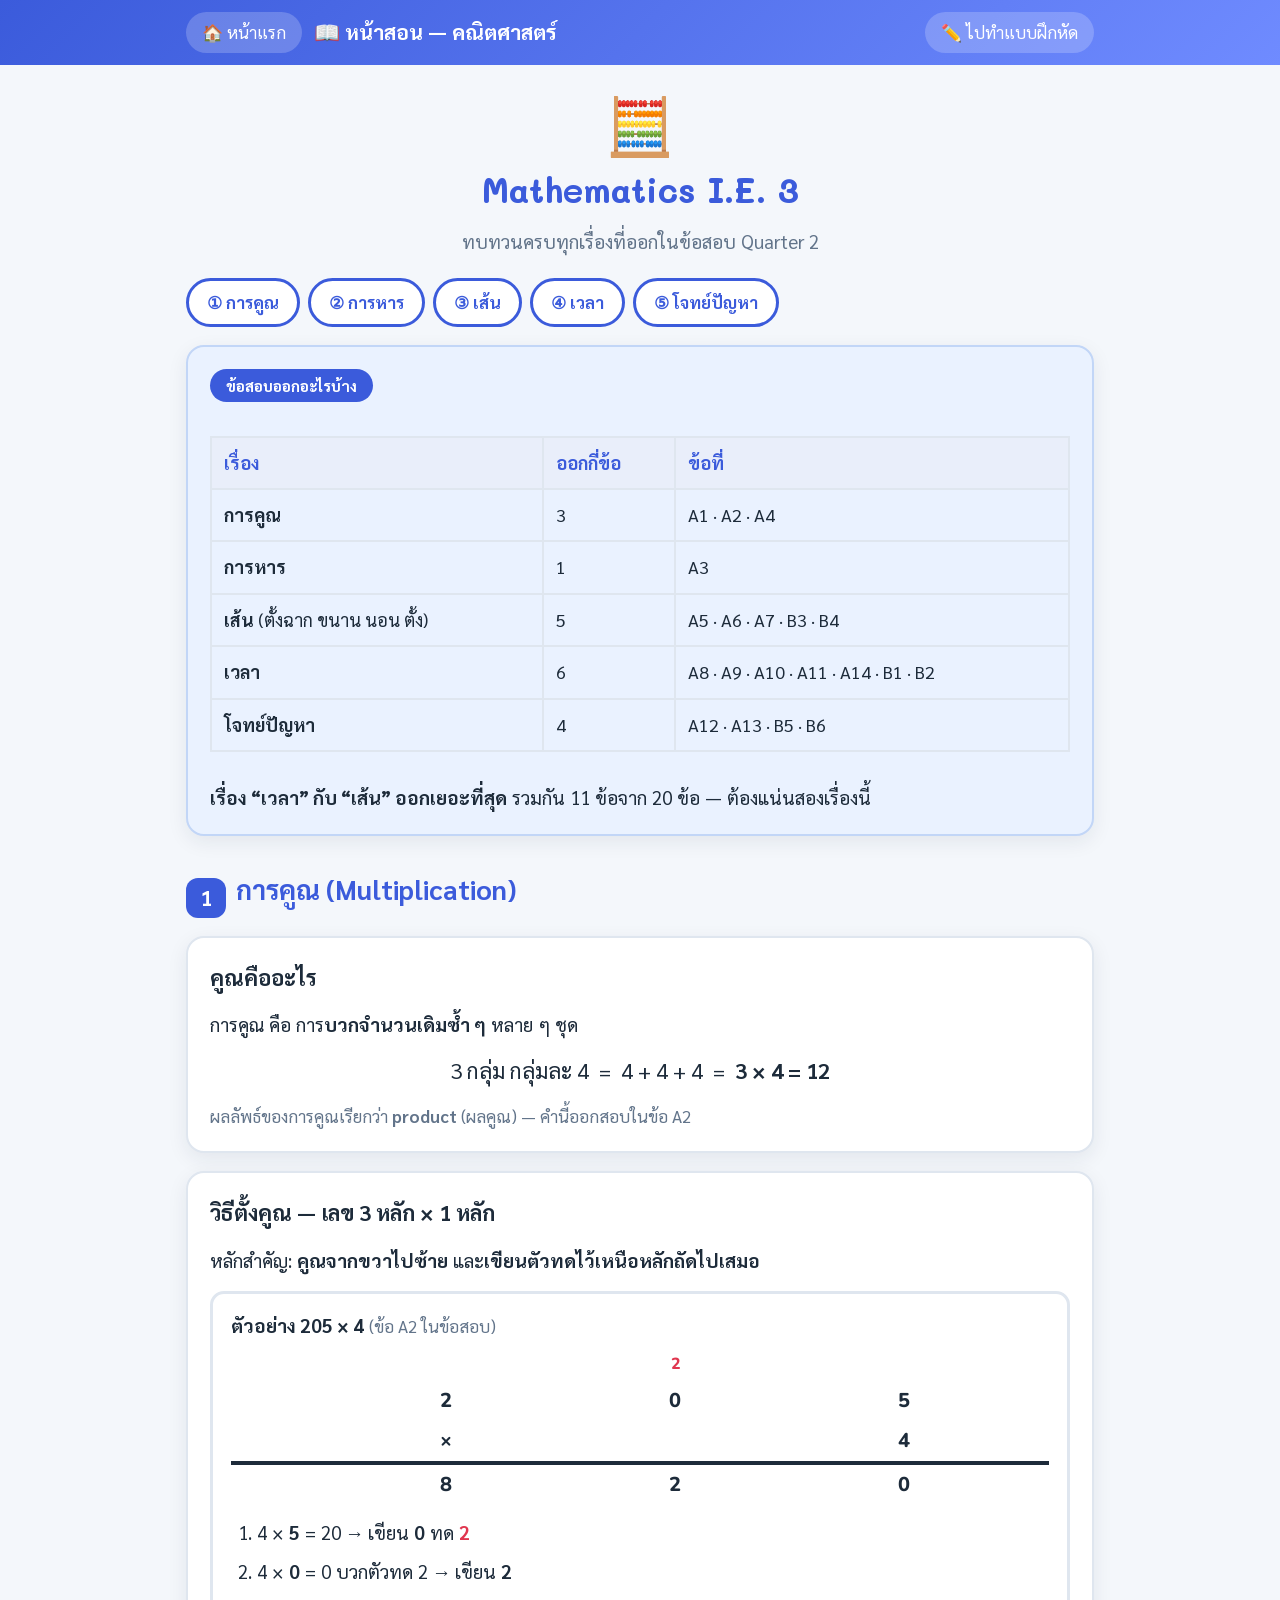
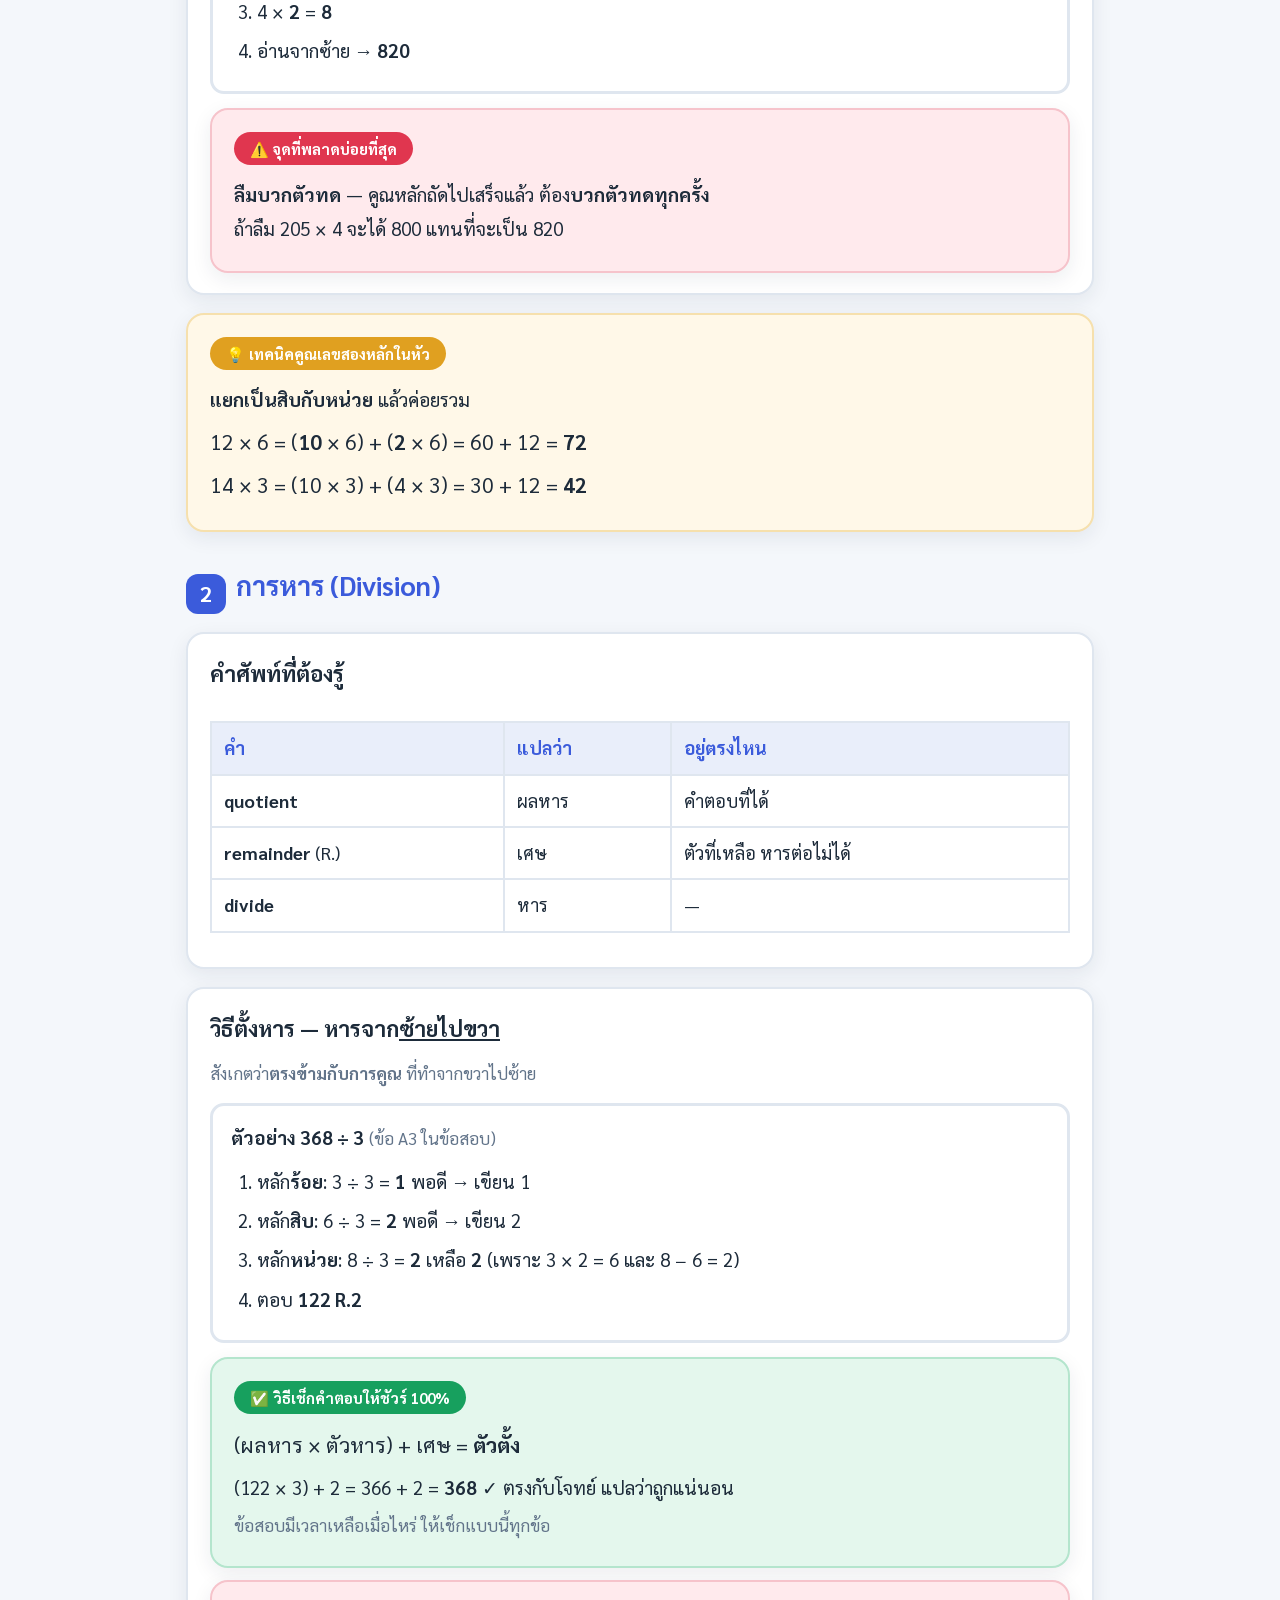
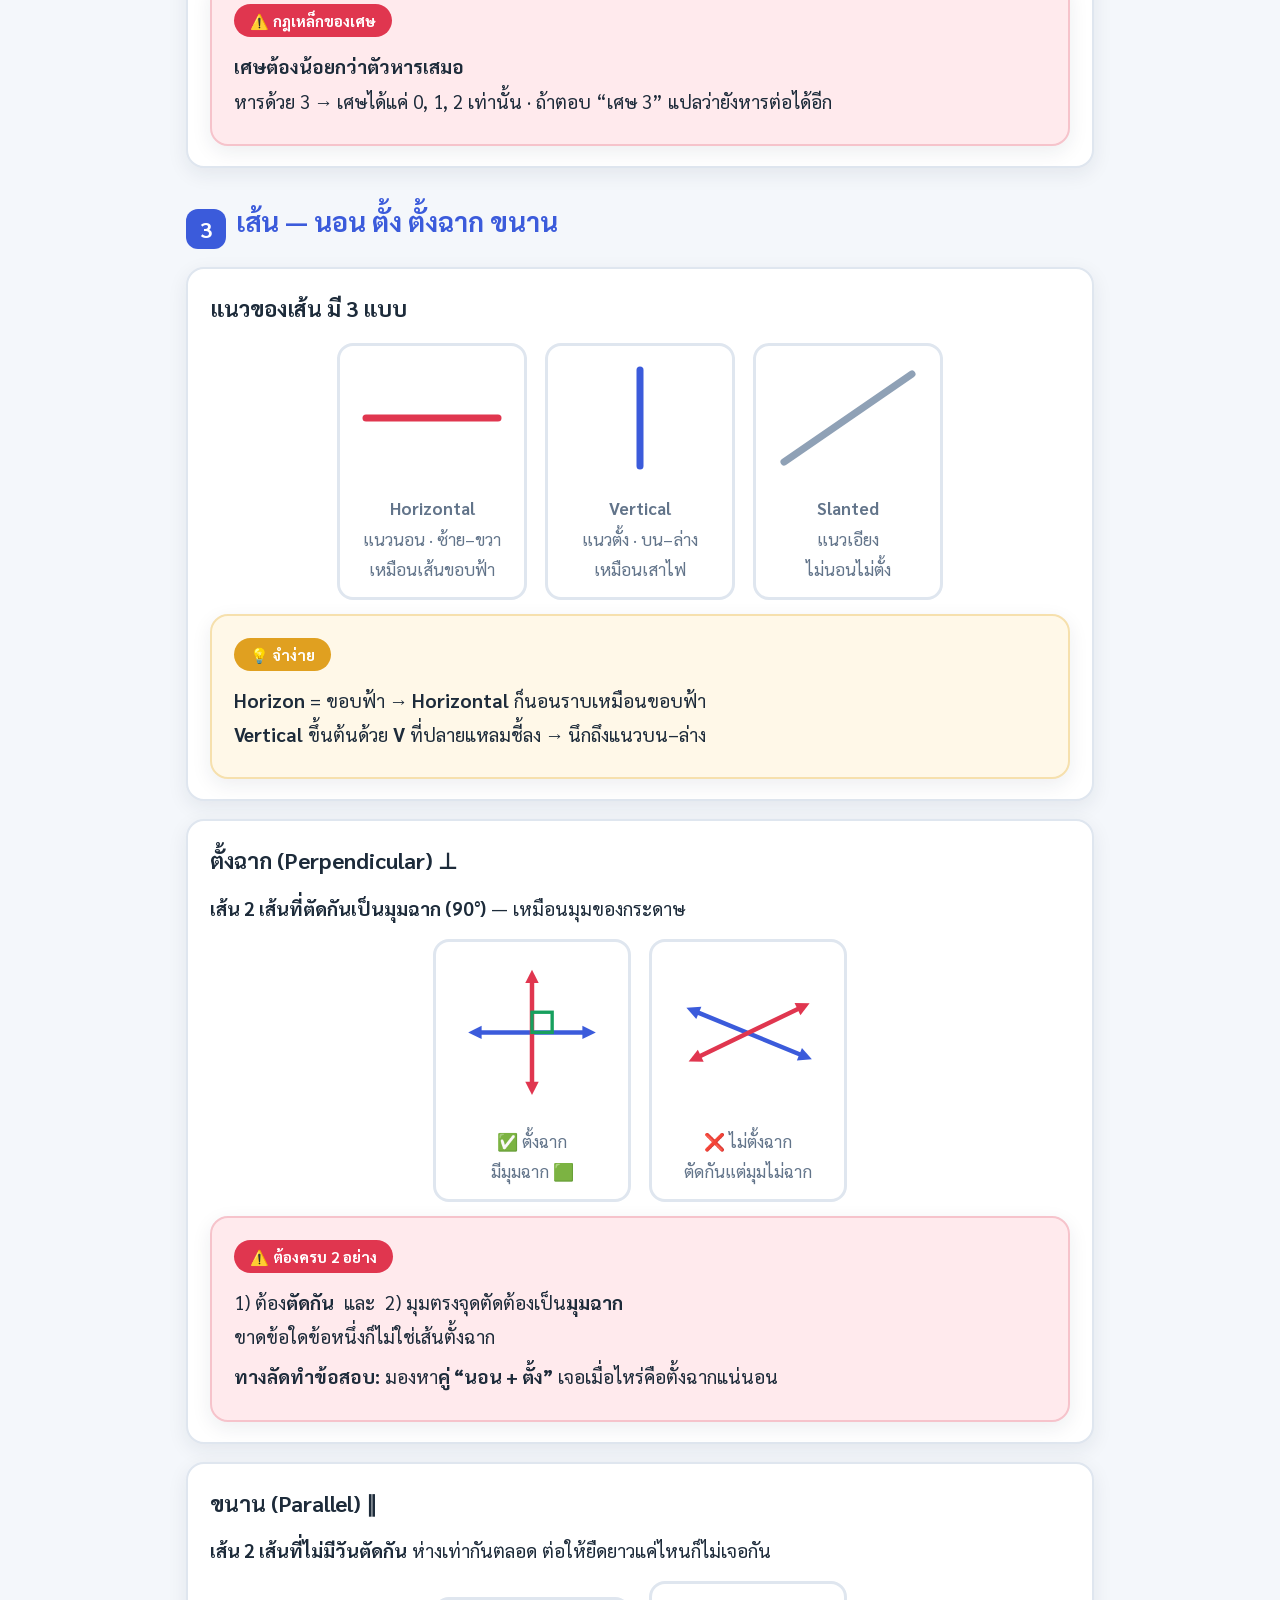
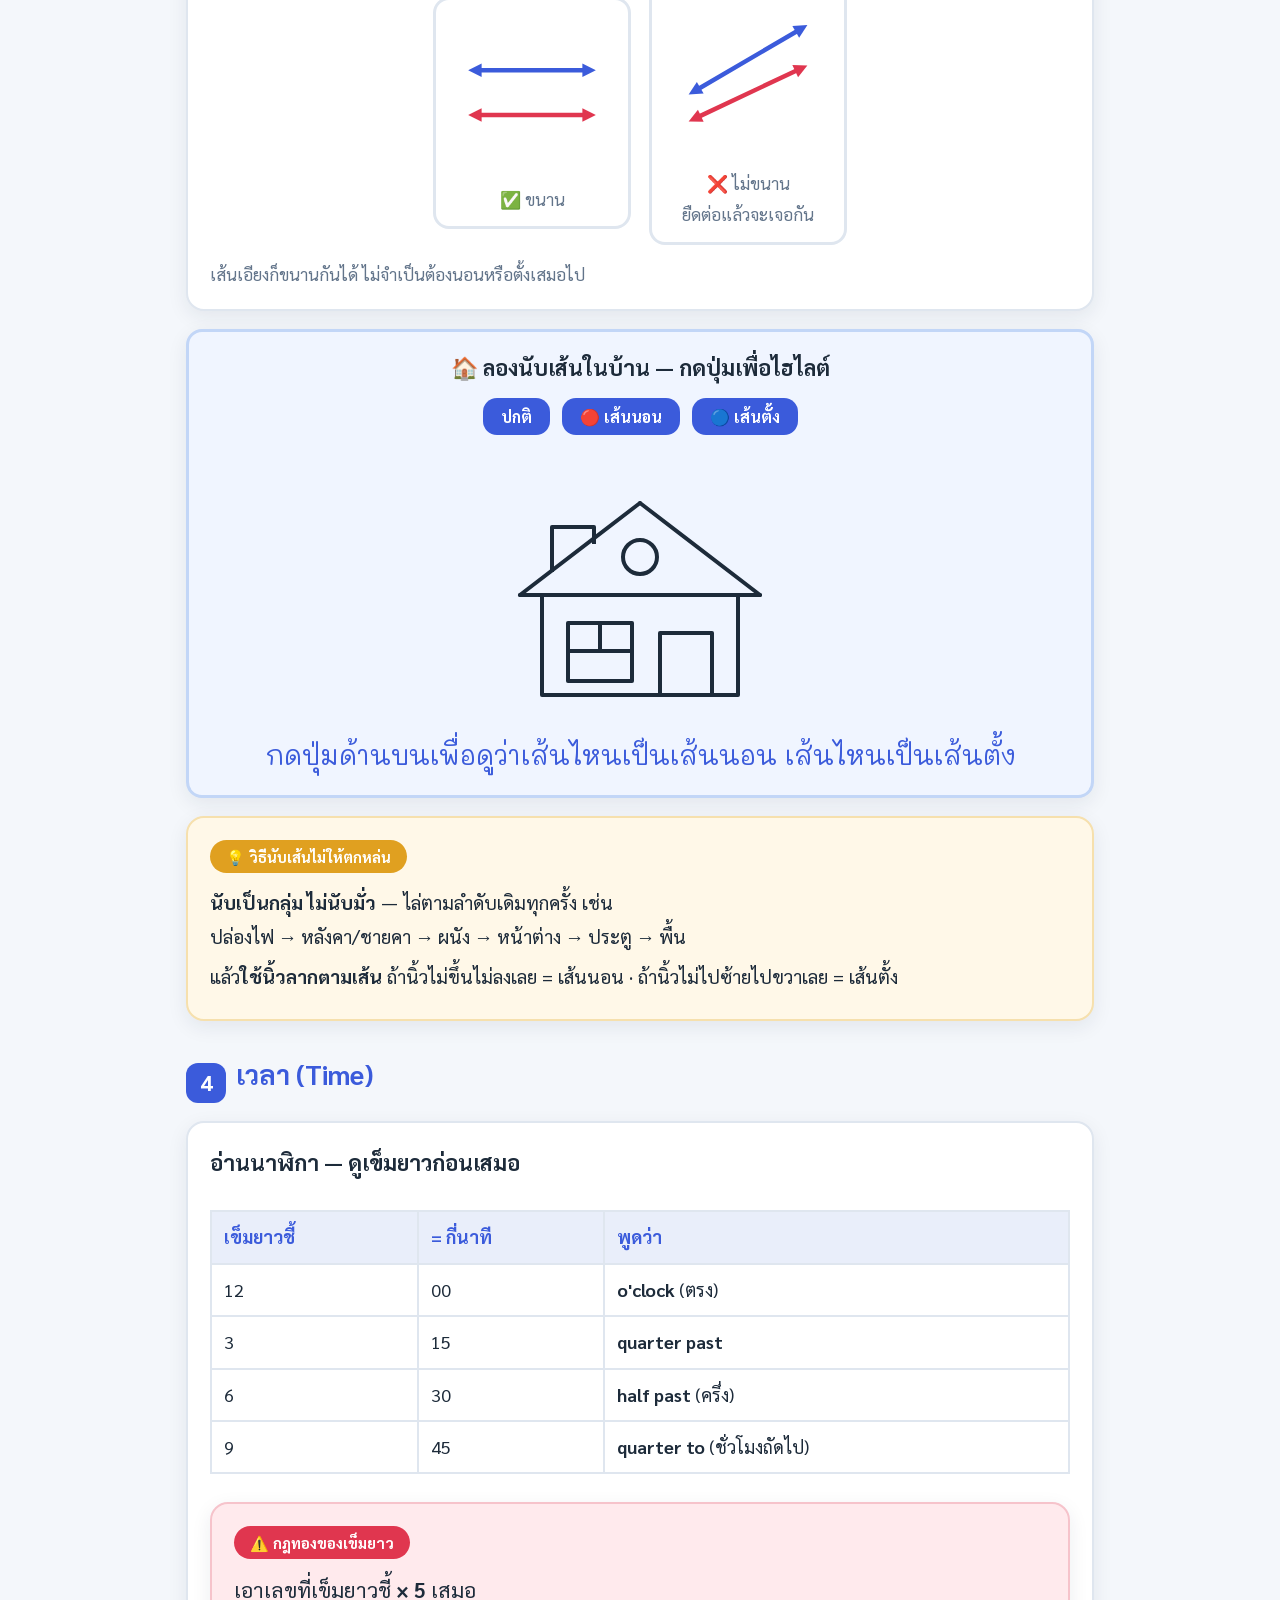
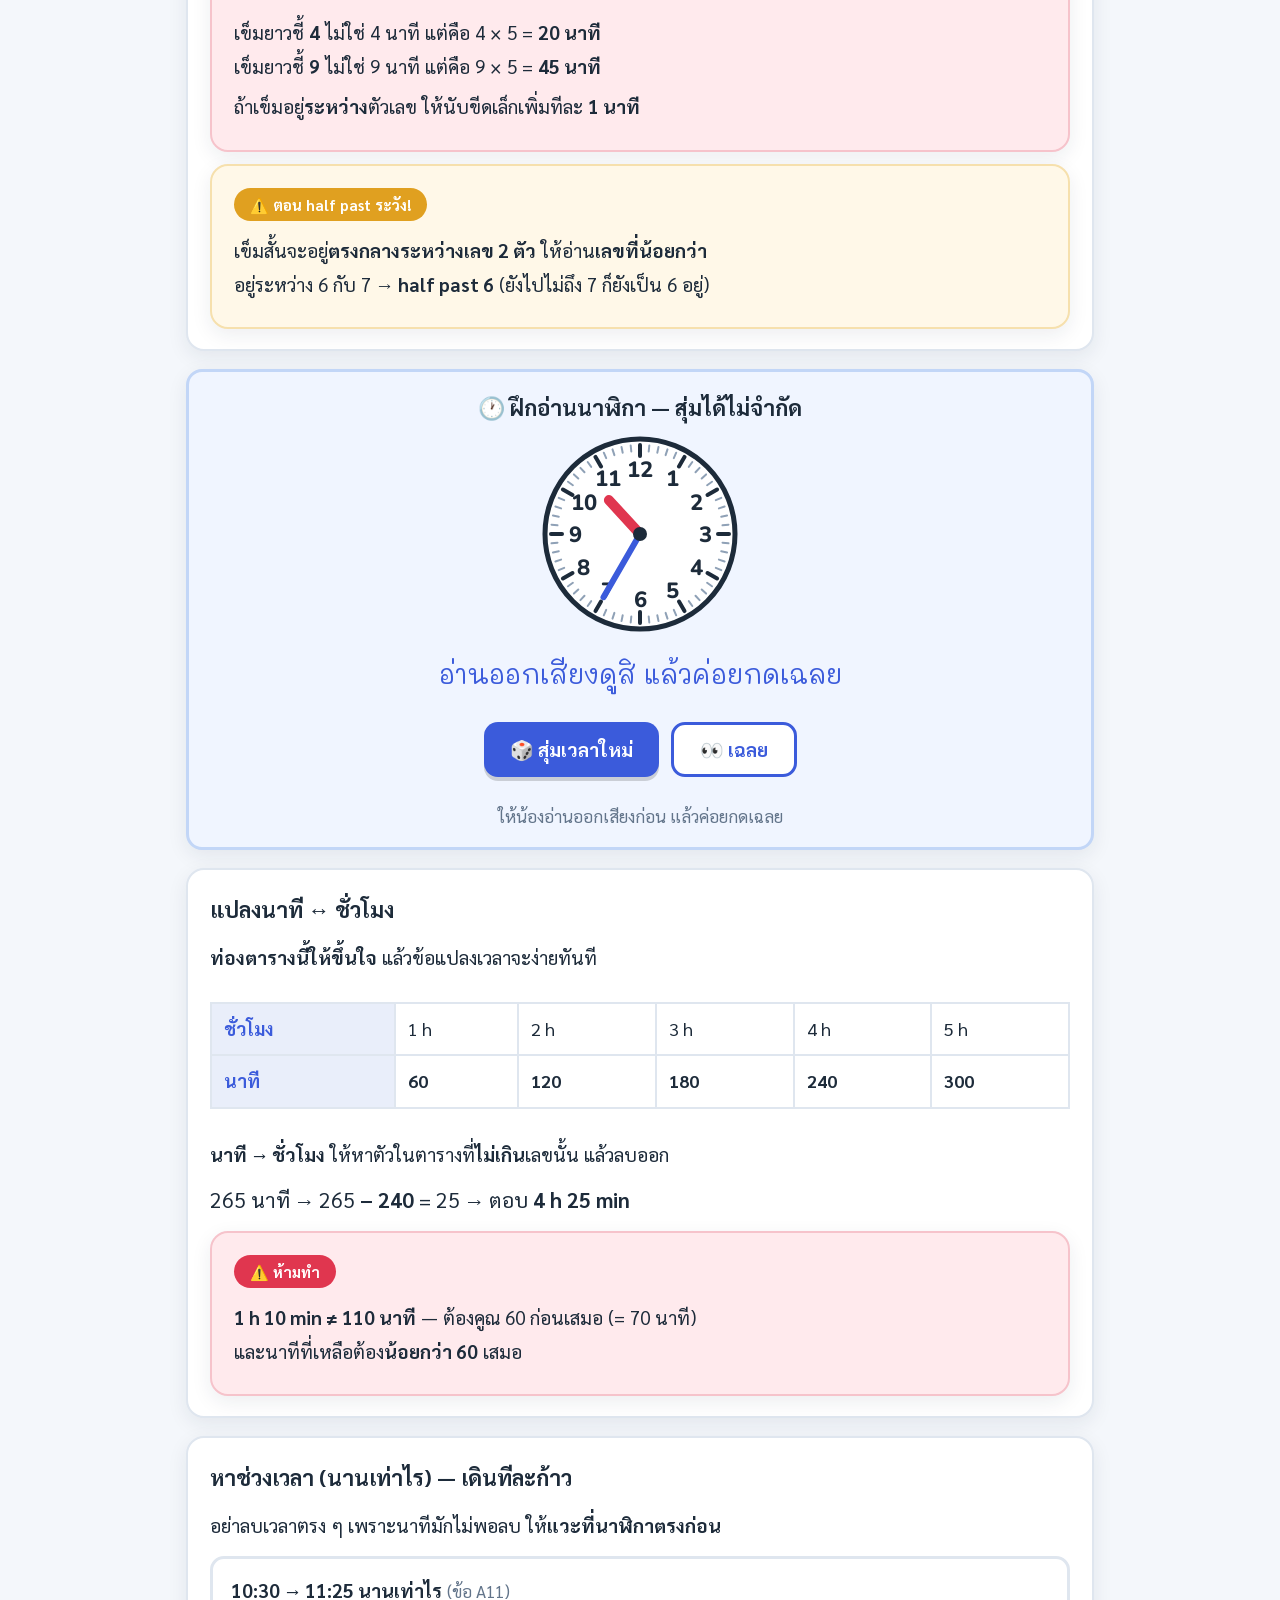
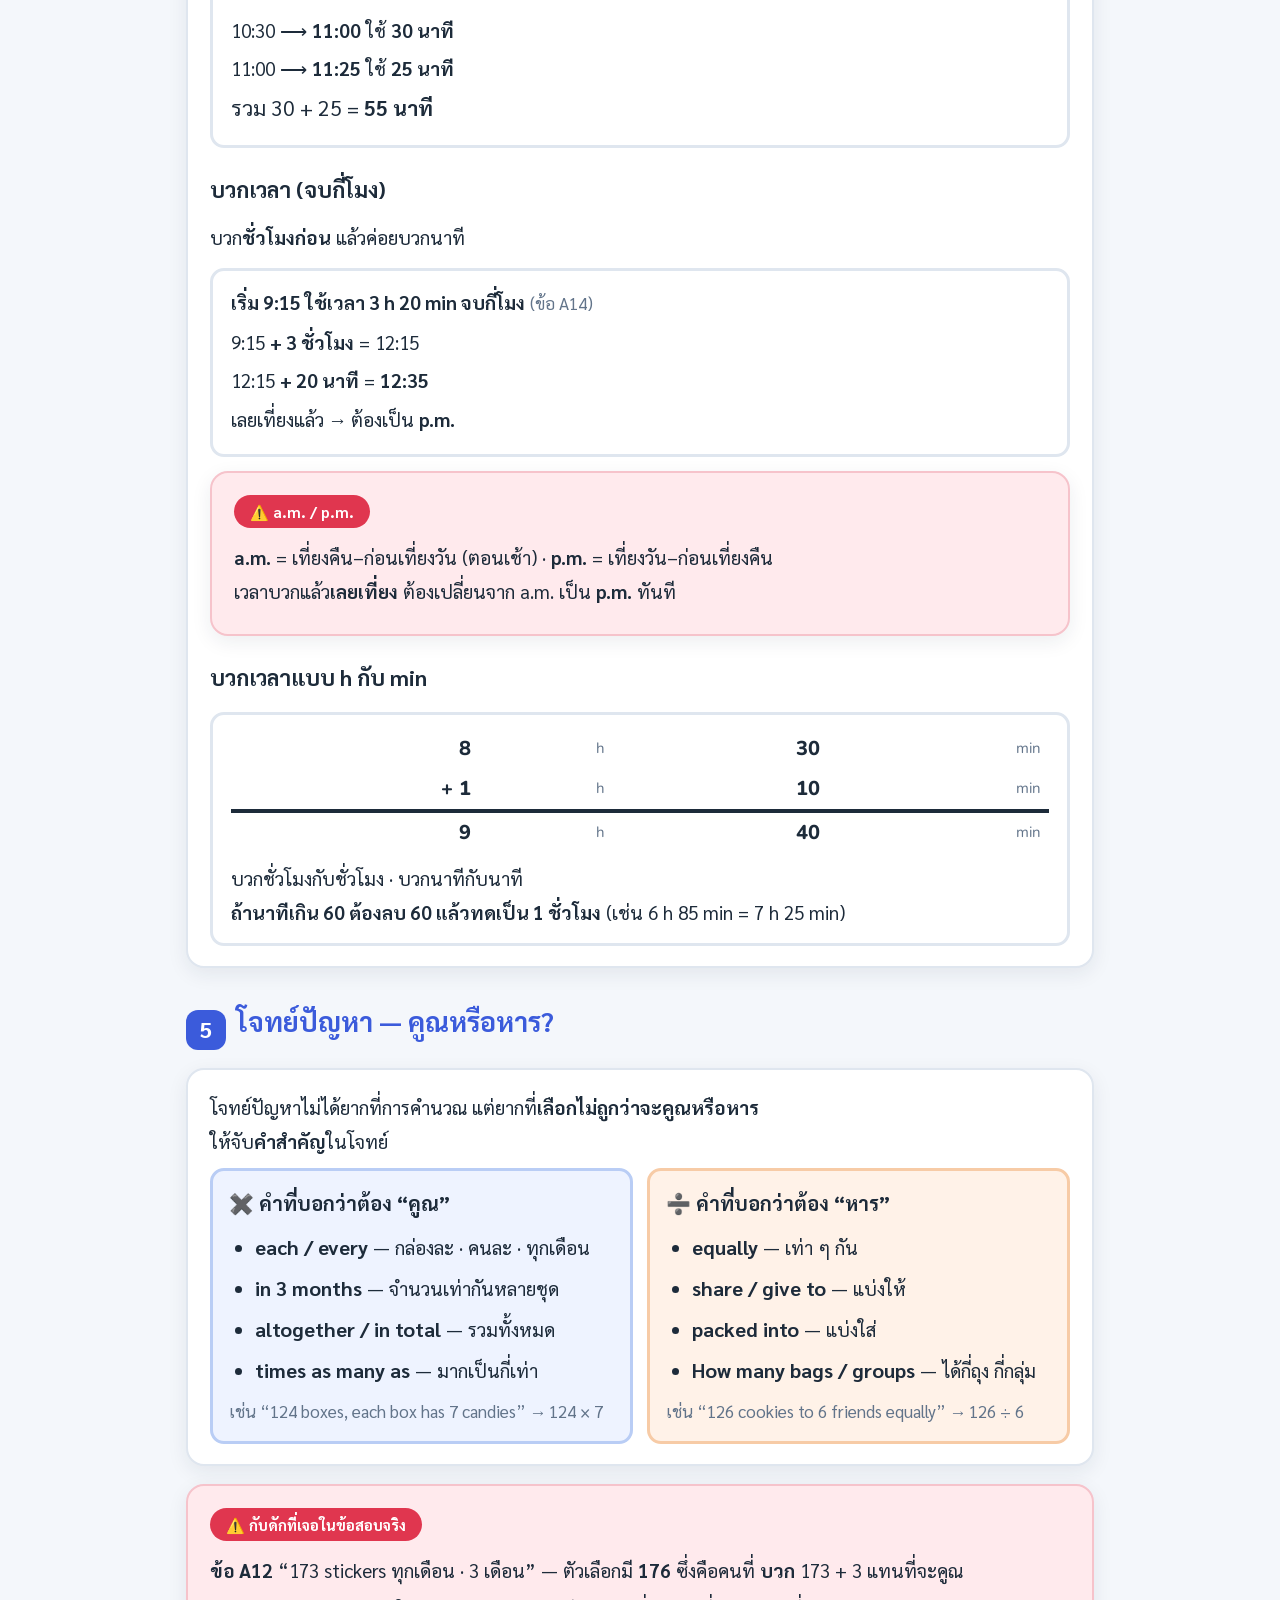
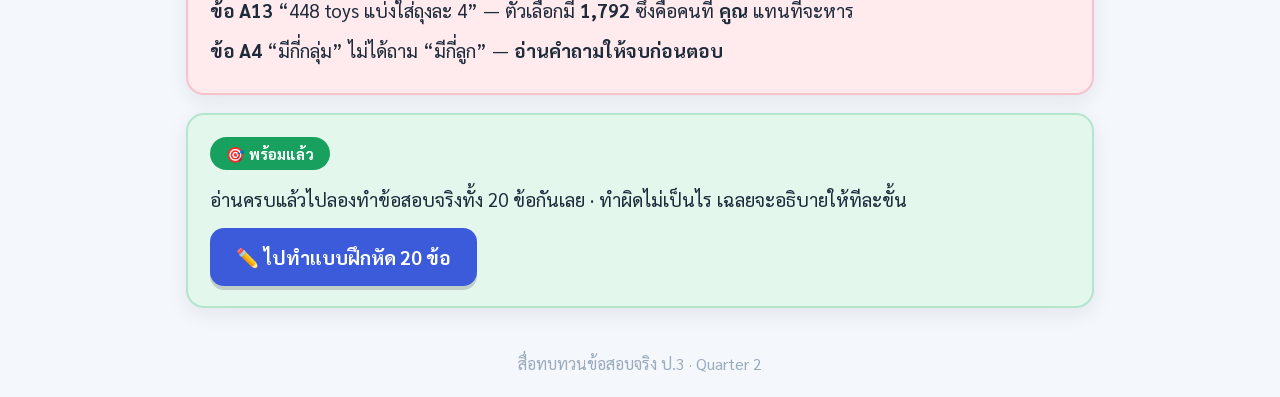
<file: math/learn.html>
<!DOCTYPE html>
<html lang="th">
<head>
<meta charset="utf-8">
<meta name="viewport" content="width=device-width, initial-scale=1, viewport-fit=cover">
<title>หน้าสอน — คณิตศาสตร์ Quarter 2</title>
<link rel="preconnect" href="https://fonts.googleapis.com">
<link rel="preconnect" href="https://fonts.gstatic.com" crossorigin>
<link href="https://fonts.googleapis.com/css2?family=Sarabun:wght@400;700&family=Mali:wght@600;700&family=Nunito:wght@700;800&display=swap" rel="stylesheet">
<link rel="stylesheet" href="../assets/style.css">
<style>
  .col { background:#fff; border:3px solid var(--line); border-radius:14px; padding:14px 18px; margin:14px 0; }
  .col table { margin:0; font-size:20px; }
  .col td { border:none; padding:2px 8px; text-align:right; font-family:'Nunito',sans-serif; font-weight:800; }
  .col td.u { font-size:15px; color:var(--ink-soft); font-weight:400; }
  .col tr.line td { border-top:4px solid var(--ink); }
  .carry { color:var(--no); font-size:16px; }
  .jump { display:flex; gap:8px; flex-wrap:wrap; margin:14px 0; }
  .jump a { background:#fff; border:3px solid var(--theme); color:var(--theme); border-radius:999px;
            padding:6px 18px; text-decoration:none; font-weight:700; font-size:17px; }
  .demo { background:#f0f5ff; border:3px solid #c2d6f7; border-radius:16px; padding:16px; text-align:center; }
  .demo .read { font-family:'Mali',sans-serif; font-size:26px; color:var(--theme); margin-top:8px; min-height:38px; }
  .keywords { display:grid; grid-template-columns:1fr 1fr; gap:14px; }
  @media(max-width:640px){ .keywords{grid-template-columns:1fr} }
  .kw { border-radius:14px; padding:14px 16px; border:3px solid; }
  .kw.mul { background:#eef3ff; border-color:#b9cdf5; }
  .kw.div { background:#fff2e8; border-color:#f7cba6; }
  .kw b { font-size:20px; }
</style>
</head>
<body class="math">

<header class="topbar">
  <div class="wrap">
    <a class="back" href="../index.html">🏠 หน้าแรก</a>
    <h1>📖 หน้าสอน — คณิตศาสตร์</h1>
    <a class="back" href="practice.html">✏️ ไปทำแบบฝึกหัด</a>
  </div>
</header>

<main class="wrap">

  <div class="hero">
    <div class="emoji">🧮</div>
    <h1>Mathematics I.E. 3</h1>
    <p>ทบทวนครบทุกเรื่องที่ออกในข้อสอบ Quarter 2</p>
  </div>

  <div class="jump">
    <a href="#mul">① การคูณ</a>
    <a href="#div">② การหาร</a>
    <a href="#lines">③ เส้น</a>
    <a href="#time">④ เวลา</a>
    <a href="#word">⑤ โจทย์ปัญหา</a>
  </div>

  <div class="card key">
    <span class="label">ข้อสอบออกอะไรบ้าง</span>
    <div class="scroll"><table>
      <tr><th>เรื่อง</th><th>ออกกี่ข้อ</th><th>ข้อที่</th></tr>
      <tr><td><b>การคูณ</b></td><td>3</td><td>A1 · A2 · A4</td></tr>
      <tr><td><b>การหาร</b></td><td>1</td><td>A3</td></tr>
      <tr><td><b>เส้น</b> (ตั้งฉาก ขนาน นอน ตั้ง)</td><td>5</td><td>A5 · A6 · A7 · B3 · B4</td></tr>
      <tr><td><b>เวลา</b></td><td>6</td><td>A8 · A9 · A10 · A11 · A14 · B1 · B2</td></tr>
      <tr><td><b>โจทย์ปัญหา</b></td><td>4</td><td>A12 · A13 · B5 · B6</td></tr>
    </table></div>
    <p style="margin:8px 0 0"><b>เรื่อง “เวลา” กับ “เส้น” ออกเยอะที่สุด</b> รวมกัน 11 ข้อจาก 20 ข้อ — ต้องแน่นสองเรื่องนี้</p>
  </div>

  <!-- ==================== 1. การคูณ ==================== -->
  <h2 id="mul"><span class="num">1</span>การคูณ (Multiplication)</h2>

  <div class="card">
    <h3>คูณคืออะไร</h3>
    <p>การคูณ คือ การ<b>บวกจำนวนเดิมซ้ำ ๆ</b> หลาย ๆ ชุด</p>
    <p style="font-size:22px;text-align:center">
      3 กลุ่ม กลุ่มละ 4 &nbsp;=&nbsp; 4 + 4 + 4 &nbsp;=&nbsp; <b>3 × 4 = 12</b></p>
    <p class="th">ผลลัพธ์ของการคูณเรียกว่า <b>product</b> (ผลคูณ) — คำนี้ออกสอบในข้อ A2</p>
  </div>

  <div class="card">
    <h3>วิธีตั้งคูณ — เลข 3 หลัก × 1 หลัก</h3>
    <p>หลักสำคัญ: <b>คูณจากขวาไปซ้าย</b> และ<b>เขียนตัวทดไว้เหนือหลักถัดไปเสมอ</b></p>

    <div class="col">
      <p style="margin:0 0 6px"><b>ตัวอย่าง 205 × 4</b> <span class="th">(ข้อ A2 ในข้อสอบ)</span></p>
      <table>
        <tr><td class="carry"></td><td class="carry">2</td><td class="carry"></td><td class="u"></td></tr>
        <tr><td>2</td><td>0</td><td>5</td><td class="u"></td></tr>
        <tr><td>×</td><td></td><td>4</td><td class="u"></td></tr>
        <tr class="line"><td>8</td><td>2</td><td>0</td><td class="u"></td></tr>
      </table>
      <ol style="margin-top:10px">
        <li>4 × <b>5</b> = 20 → เขียน <b>0</b> ทด <b style="color:var(--no)">2</b></li>
        <li>4 × <b>0</b> = 0 บวกตัวทด 2 → เขียน <b>2</b></li>
        <li>4 × <b>2</b> = <b>8</b></li>
        <li>อ่านจากซ้าย → <b>820</b></li>
      </ol>
    </div>

    <div class="card warn" style="margin:12px 0 0">
      <span class="label">⚠️ จุดที่พลาดบ่อยที่สุด</span>
      <p style="margin:6px 0"><b>ลืมบวกตัวทด</b> — คูณหลักถัดไปเสร็จแล้ว ต้อง<b>บวกตัวทดทุกครั้ง</b><br>
        ถ้าลืม 205 × 4 จะได้ 800 แทนที่จะเป็น 820</p>
    </div>
  </div>

  <div class="card tip">
    <span class="label">💡 เทคนิคคูณเลขสองหลักในหัว</span>
    <p style="margin:6px 0"><b>แยกเป็นสิบกับหน่วย</b> แล้วค่อยรวม</p>
    <p style="margin:6px 0;font-size:21px">12 × 6 = (<b>10</b> × 6) + (<b>2</b> × 6) = 60 + 12 = <b>72</b></p>
    <p style="margin:6px 0;font-size:21px">14 × 3 = (10 × 3) + (4 × 3) = 30 + 12 = <b>42</b></p>
  </div>

  <!-- ==================== 2. การหาร ==================== -->
  <h2 id="div"><span class="num">2</span>การหาร (Division)</h2>

  <div class="card">
    <h3>คำศัพท์ที่ต้องรู้</h3>
    <div class="scroll"><table>
      <tr><th>คำ</th><th>แปลว่า</th><th>อยู่ตรงไหน</th></tr>
      <tr><td><b>quotient</b></td><td>ผลหาร</td><td>คำตอบที่ได้</td></tr>
      <tr><td><b>remainder</b> (R.)</td><td>เศษ</td><td>ตัวที่เหลือ หารต่อไม่ได้</td></tr>
      <tr><td><b>divide</b></td><td>หาร</td><td>—</td></tr>
    </table></div>
  </div>

  <div class="card">
    <h3>วิธีตั้งหาร — หารจาก<u>ซ้ายไปขวา</u></h3>
    <p class="th">สังเกตว่า<b>ตรงข้ามกับการคูณ</b> ที่ทำจากขวาไปซ้าย</p>

    <div class="col">
      <p style="margin:0 0 6px"><b>ตัวอย่าง 368 ÷ 3</b> <span class="th">(ข้อ A3 ในข้อสอบ)</span></p>
      <ol>
        <li>หลัก<b>ร้อย</b>: 3 ÷ 3 = <b>1</b> พอดี → เขียน 1</li>
        <li>หลัก<b>สิบ</b>: 6 ÷ 3 = <b>2</b> พอดี → เขียน 2</li>
        <li>หลัก<b>หน่วย</b>: 8 ÷ 3 = <b>2</b> เหลือ <b>2</b> (เพราะ 3 × 2 = 6 และ 8 − 6 = 2)</li>
        <li>ตอบ <b>122 R.2</b></li>
      </ol>
    </div>

    <div class="card good" style="margin:12px 0 0">
      <span class="label">✅ วิธีเช็กคำตอบให้ชัวร์ 100%</span>
      <p style="margin:6px 0;font-size:21px">(ผลหาร × ตัวหาร) + เศษ = <b>ตัวตั้ง</b></p>
      <p style="margin:6px 0">(122 × 3) + 2 = 366 + 2 = <b>368</b> ✓ ตรงกับโจทย์ แปลว่าถูกแน่นอน</p>
      <p style="margin:6px 0" class="th">ข้อสอบมีเวลาเหลือเมื่อไหร่ ให้เช็กแบบนี้ทุกข้อ</p>
    </div>

    <div class="card warn" style="margin:12px 0 0">
      <span class="label">⚠️ กฎเหล็กของเศษ</span>
      <p style="margin:6px 0"><b>เศษต้องน้อยกว่าตัวหารเสมอ</b><br>
        หารด้วย 3 → เศษได้แค่ 0, 1, 2 เท่านั้น · ถ้าตอบ “เศษ 3” แปลว่ายังหารต่อได้อีก</p>
    </div>
  </div>

  <!-- ==================== 3. เส้น ==================== -->
  <h2 id="lines"><span class="num">3</span>เส้น — นอน ตั้ง ตั้งฉาก ขนาน</h2>

  <div class="card">
    <h3>แนวของเส้น มี 3 แบบ</h3>
    <div class="figrow">
      <div class="figcard"><span id="fA"></span><div class="cap"><b>Horizontal</b><br>แนวนอน · ซ้าย–ขวา<br>เหมือนเส้นขอบฟ้า</div></div>
      <div class="figcard"><span id="fB"></span><div class="cap"><b>Vertical</b><br>แนวตั้ง · บน–ล่าง<br>เหมือนเสาไฟ</div></div>
      <div class="figcard"><span id="fC"></span><div class="cap"><b>Slanted</b><br>แนวเอียง<br>ไม่นอนไม่ตั้ง</div></div>
    </div>
    <div class="card tip" style="margin:12px 0 0">
      <span class="label">💡 จำง่าย</span>
      <p style="margin:6px 0"><b>Horizon</b> = ขอบฟ้า → <b>Horizontal</b> ก็นอนราบเหมือนขอบฟ้า<br>
        <b>Vertical</b> ขึ้นต้นด้วย <b>V</b> ที่ปลายแหลมชี้ลง → นึกถึงแนวบน–ล่าง</p>
    </div>
  </div>

  <div class="card">
    <h3>ตั้งฉาก (Perpendicular) ⊥</h3>
    <p><b>เส้น 2 เส้นที่ตัดกันเป็นมุมฉาก (90°)</b> — เหมือนมุมของกระดาษ</p>
    <div class="figrow">
      <div class="figcard"><span id="gB"></span><div class="cap">✅ ตั้งฉาก<br><span class="th">มีมุมฉาก 🟩</span></div></div>
      <div class="figcard"><span id="gD"></span><div class="cap">❌ ไม่ตั้งฉาก<br><span class="th">ตัดกันแต่มุมไม่ฉาก</span></div></div>
    </div>
    <div class="card warn" style="margin:12px 0 0">
      <span class="label">⚠️ ต้องครบ 2 อย่าง</span>
      <p style="margin:6px 0">1) ต้อง<b>ตัดกัน</b> &nbsp;และ&nbsp; 2) มุมตรงจุดตัดต้องเป็น<b>มุมฉาก</b><br>
        ขาดข้อใดข้อหนึ่งก็ไม่ใช่เส้นตั้งฉาก</p>
      <p style="margin:6px 0"><b>ทางลัดทำข้อสอบ:</b> มองหา<b>คู่ “นอน + ตั้ง”</b> เจอเมื่อไหร่คือตั้งฉากแน่นอน</p>
    </div>
  </div>

  <div class="card">
    <h3>ขนาน (Parallel) ∥</h3>
    <p><b>เส้น 2 เส้นที่ไม่มีวันตัดกัน</b> ห่างเท่ากันตลอด ต่อให้ยืดยาวแค่ไหนก็ไม่เจอกัน</p>
    <div class="figrow">
      <div class="figcard"><span id="gC"></span><div class="cap">✅ ขนาน</div></div>
      <div class="figcard"><span id="gA"></span><div class="cap">❌ ไม่ขนาน<br><span class="th">ยืดต่อแล้วจะเจอกัน</span></div></div>
    </div>
    <p class="th">เส้นเอียงก็ขนานกันได้ ไม่จำเป็นต้องนอนหรือตั้งเสมอไป</p>
  </div>

  <div class="card demo">
    <h3 style="margin-top:0">🏠 ลองนับเส้นในบ้าน — กดปุ่มเพื่อไฮไลต์</h3>
    <div class="btn-row" style="justify-content:center;margin:10px 0">
      <button class="btn small" data-hm="n">ปกติ</button>
      <button class="btn small" data-hm="h">🔴 เส้นนอน</button>
      <button class="btn small" data-hm="v">🔵 เส้นตั้ง</button>
    </div>
    <div id="houseBox"></div>
    <div class="read" id="houseRead">กดปุ่มด้านบนเพื่อดูว่าเส้นไหนเป็นเส้นนอน เส้นไหนเป็นเส้นตั้ง</div>
  </div>

  <div class="card tip">
    <span class="label">💡 วิธีนับเส้นไม่ให้ตกหล่น</span>
    <p style="margin:6px 0"><b>นับเป็นกลุ่ม ไม่นับมั่ว</b> — ไล่ตามลำดับเดิมทุกครั้ง เช่น<br>
      ปล่องไฟ → หลังคา/ชายคา → ผนัง → หน้าต่าง → ประตู → พื้น</p>
    <p style="margin:6px 0">แล้ว<b>ใช้นิ้วลากตามเส้น</b> ถ้านิ้วไม่ขึ้นไม่ลงเลย = เส้นนอน · ถ้านิ้วไม่ไปซ้ายไปขวาเลย = เส้นตั้ง</p>
  </div>

  <!-- ==================== 4. เวลา ==================== -->
  <h2 id="time"><span class="num">4</span>เวลา (Time)</h2>

  <div class="card">
    <h3>อ่านนาฬิกา — ดูเข็มยาวก่อนเสมอ</h3>
    <div class="scroll"><table>
      <tr><th>เข็มยาวชี้</th><th>= กี่นาที</th><th>พูดว่า</th></tr>
      <tr><td>12</td><td>00</td><td><b>o'clock</b> (ตรง)</td></tr>
      <tr><td>3</td><td>15</td><td><b>quarter past</b></td></tr>
      <tr><td>6</td><td>30</td><td><b>half past</b> (ครึ่ง)</td></tr>
      <tr><td>9</td><td>45</td><td><b>quarter to</b> (ชั่วโมงถัดไป)</td></tr>
    </table></div>
    <div class="card warn" style="margin:12px 0 0">
      <span class="label">⚠️ กฎทองของเข็มยาว</span>
      <p style="margin:6px 0;font-size:21px">เอาเลขที่เข็มยาวชี้ <b>× 5</b> เสมอ</p>
      <p style="margin:6px 0">เข็มยาวชี้ <b>4</b> ไม่ใช่ 4 นาที แต่คือ 4 × 5 = <b>20 นาที</b><br>
        เข็มยาวชี้ <b>9</b> ไม่ใช่ 9 นาที แต่คือ 9 × 5 = <b>45 นาที</b></p>
      <p style="margin:6px 0">ถ้าเข็มอยู่<b>ระหว่าง</b>ตัวเลข ให้นับขีดเล็กเพิ่มทีละ <b>1 นาที</b></p>
    </div>
    <div class="card tip" style="margin:12px 0 0">
      <span class="label">⚠️ ตอน half past ระวัง!</span>
      <p style="margin:6px 0">เข็มสั้นจะอยู่<b>ตรงกลางระหว่างเลข 2 ตัว</b> ให้อ่าน<b>เลขที่น้อยกว่า</b><br>
        อยู่ระหว่าง 6 กับ 7 → <b>half past 6</b> (ยังไปไม่ถึง 7 ก็ยังเป็น 6 อยู่)</p>
    </div>
  </div>

  <div class="card demo">
    <h3 style="margin-top:0">🕐 ฝึกอ่านนาฬิกา — สุ่มได้ไม่จำกัด</h3>
    <div id="clockBox"></div>
    <div class="read" id="clockRead">กดปุ่มเพื่อเริ่ม</div>
    <div class="btn-row" style="justify-content:center">
      <button class="btn" id="cNew">🎲 สุ่มเวลาใหม่</button>
      <button class="btn ghost" id="cShow">👀 เฉลย</button>
    </div>
    <p class="th" style="margin:0">ให้น้องอ่านออกเสียงก่อน แล้วค่อยกดเฉลย</p>
  </div>

  <div class="card">
    <h3>แปลงนาที ↔ ชั่วโมง</h3>
    <p><b>ท่องตารางนี้ให้ขึ้นใจ</b> แล้วข้อแปลงเวลาจะง่ายทันที</p>
    <div class="scroll"><table>
      <tr><th>ชั่วโมง</th><td>1 h</td><td>2 h</td><td>3 h</td><td>4 h</td><td>5 h</td></tr>
      <tr><th>นาที</th><td><b>60</b></td><td><b>120</b></td><td><b>180</b></td><td><b>240</b></td><td><b>300</b></td></tr>
    </table></div>
    <p><b>นาที → ชั่วโมง</b> ให้หาตัวในตารางที่<b>ไม่เกิน</b>เลขนั้น แล้วลบออก</p>
    <p style="font-size:21px">265 นาที → 265 <b>− 240</b> = 25 → ตอบ <b>4 h 25 min</b></p>
    <div class="card warn" style="margin:12px 0 0">
      <span class="label">⚠️ ห้ามทำ</span>
      <p style="margin:6px 0"><b>1 h 10 min ≠ 110 นาที</b> — ต้องคูณ 60 ก่อนเสมอ (= 70 นาที)<br>
        และนาทีที่เหลือต้อง<b>น้อยกว่า 60</b> เสมอ</p>
    </div>
  </div>

  <div class="card">
    <h3>หาช่วงเวลา (นานเท่าไร) — เดินทีละก้าว</h3>
    <p>อย่าลบเวลาตรง ๆ เพราะนาทีมักไม่พอลบ ให้<b>แวะที่นาฬิกาตรงก่อน</b></p>
    <div class="col">
      <p style="margin:0 0 6px"><b>10:30 → 11:25 นานเท่าไร</b> <span class="th">(ข้อ A11)</span></p>
      <p style="margin:4px 0">10:30 ⟶ <b>11:00</b> ใช้ <b>30 นาที</b></p>
      <p style="margin:4px 0">11:00 ⟶ <b>11:25</b> ใช้ <b>25 นาที</b></p>
      <p style="margin:4px 0;font-size:21px">รวม 30 + 25 = <b>55 นาที</b></p>
    </div>
    <h3>บวกเวลา (จบกี่โมง)</h3>
    <p>บวก<b>ชั่วโมงก่อน</b> แล้วค่อยบวกนาที</p>
    <div class="col">
      <p style="margin:0 0 6px"><b>เริ่ม 9:15 ใช้เวลา 3 h 20 min จบกี่โมง</b> <span class="th">(ข้อ A14)</span></p>
      <p style="margin:4px 0">9:15 <b>+ 3 ชั่วโมง</b> = 12:15</p>
      <p style="margin:4px 0">12:15 <b>+ 20 นาที</b> = <b>12:35</b></p>
      <p style="margin:4px 0">เลยเที่ยงแล้ว → ต้องเป็น <b>p.m.</b></p>
    </div>
    <div class="card warn" style="margin:12px 0 0">
      <span class="label">⚠️ a.m. / p.m.</span>
      <p style="margin:6px 0"><b>a.m.</b> = เที่ยงคืน–ก่อนเที่ยงวัน (ตอนเช้า) · <b>p.m.</b> = เที่ยงวัน–ก่อนเที่ยงคืน<br>
        เวลาบวกแล้ว<b>เลยเที่ยง</b> ต้องเปลี่ยนจาก a.m. เป็น <b>p.m.</b> ทันที</p>
    </div>
    <h3>บวกเวลาแบบ h กับ min</h3>
    <div class="col">
      <table>
        <tr><td>8</td><td class="u">h</td><td>30</td><td class="u">min</td></tr>
        <tr><td>+ 1</td><td class="u">h</td><td>10</td><td class="u">min</td></tr>
        <tr class="line"><td>9</td><td class="u">h</td><td>40</td><td class="u">min</td></tr>
      </table>
      <p style="margin:8px 0 0">บวกชั่วโมงกับชั่วโมง · บวกนาทีกับนาที<br>
        <b>ถ้านาทีเกิน 60 ต้องลบ 60 แล้วทดเป็น 1 ชั่วโมง</b> (เช่น 6 h 85 min = 7 h 25 min)</p>
    </div>
  </div>

  <!-- ==================== 5. โจทย์ปัญหา ==================== -->
  <h2 id="word"><span class="num">5</span>โจทย์ปัญหา — คูณหรือหาร?</h2>

  <div class="card">
    <p>โจทย์ปัญหาไม่ได้ยากที่การคำนวณ แต่ยากที่<b>เลือกไม่ถูกว่าจะคูณหรือหาร</b><br>
      ให้จับ<b>คำสำคัญ</b>ในโจทย์</p>
    <div class="keywords">
      <div class="kw mul">
        <b>✖️ คำที่บอกว่าต้อง “คูณ”</b>
        <ul style="margin:8px 0 0">
          <li><b>each / every</b> — กล่องละ · คนละ · ทุกเดือน</li>
          <li><b>in 3 months</b> — จำนวนเท่ากันหลายชุด</li>
          <li><b>altogether / in total</b> — รวมทั้งหมด</li>
          <li><b>times as many as</b> — มากเป็นกี่เท่า</li>
        </ul>
        <p style="margin:8px 0 0" class="th">เช่น “124 boxes, each box has 7 candies” → 124 × 7</p>
      </div>
      <div class="kw div">
        <b>➗ คำที่บอกว่าต้อง “หาร”</b>
        <ul style="margin:8px 0 0">
          <li><b>equally</b> — เท่า ๆ กัน</li>
          <li><b>share / give to</b> — แบ่งให้</li>
          <li><b>packed into</b> — แบ่งใส่</li>
          <li><b>How many bags / groups</b> — ได้กี่ถุง กี่กลุ่ม</li>
        </ul>
        <p style="margin:8px 0 0" class="th">เช่น “126 cookies to 6 friends equally” → 126 ÷ 6</p>
      </div>
    </div>
  </div>

  <div class="card warn">
    <span class="label">⚠️ กับดักที่เจอในข้อสอบจริง</span>
    <p style="margin:6px 0"><b>ข้อ A12</b> “173 stickers ทุกเดือน · 3 เดือน” — ตัวเลือกมี <b>176</b> ซึ่งคือคนที่
      <b>บวก</b> 173 + 3 แทนที่จะคูณ</p>
    <p style="margin:6px 0"><b>ข้อ A13</b> “448 toys แบ่งใส่ถุงละ 4” — ตัวเลือกมี <b>1,792</b> ซึ่งคือคนที่
      <b>คูณ</b> แทนที่จะหาร</p>
    <p style="margin:6px 0"><b>ข้อ A4</b> “มีกี่กลุ่ม” ไม่ได้ถาม “มีกี่ลูก” — <b>อ่านคำถามให้จบก่อนตอบ</b></p>
  </div>

  <div class="card good">
    <span class="label">🎯 พร้อมแล้ว</span>
    <p style="margin:6px 0">อ่านครบแล้วไปลองทำข้อสอบจริงทั้ง 20 ข้อกันเลย · ทำผิดไม่เป็นไร เฉลยจะอธิบายให้ทีละขั้น</p>
    <div class="btn-row" style="margin:12px 0 0">
      <a class="btn" href="practice.html">✏️ ไปทำแบบฝึกหัด 20 ข้อ</a>
    </div>
  </div>

  <p class="foot">สื่อทบทวนข้อสอบจริง ป.3 · Quarter 2</p>
</main>

<script src="../assets/figures.js"></script>
<script>
/* ---- รูปแนวเส้น ---- */
function lineFig(kind) {
  var a = { h: [14, 60, 146, 60], v: [80, 12, 80, 108], s: [16, 104, 144, 16] }[kind];
  var col = { h: '#e0364f', v: '#3b5bdb', s: '#8fa1b6' }[kind];
  return '<svg viewBox="0 0 160 120" width="160"><line x1="' + a[0] + '" y1="' + a[1] +
    '" x2="' + a[2] + '" y2="' + a[3] + '" stroke="' + col +
    '" stroke-width="7" stroke-linecap="round"/></svg>';
}
document.getElementById('fA').innerHTML = lineFig('h');
document.getElementById('fB').innerHTML = lineFig('v');
document.getElementById('fC').innerHTML = lineFig('s');
['A', 'B', 'C', 'D'].forEach(function (g) {
  var e = document.getElementById('g' + g);
  if (e) e.innerHTML = Fig.group(g);
});

/* ---- บ้านไฮไลต์เส้น ---- */
var hBox = document.getElementById('houseBox'), hRead = document.getElementById('houseRead');
function drawHouse(mode) {
  if (mode === 'h') {
    hBox.innerHTML = Fig.houseH(true);
    hRead.innerHTML = '🔴 <b>เส้นนอน 7 เส้น</b> — ปล่องไฟบน · ชายคา · หน้าต่าง 3 เส้น · ประตูบน · พื้น';
  } else if (mode === 'v') {
    hBox.innerHTML = Fig.houseV(true);
    hRead.innerHTML = '🔵 <b>เส้นตั้ง 9 เส้น</b> — ปล่องไฟ 2 · ผนัง 2 · หน้าต่าง 3 · ประตู 2';
  } else {
    hBox.innerHTML = Fig.houseH(false);
    hRead.innerHTML = 'กดปุ่มด้านบนเพื่อดูว่าเส้นไหนเป็นเส้นนอน เส้นไหนเป็นเส้นตั้ง';
  }
}
document.querySelectorAll('[data-hm]').forEach(function (b) {
  b.addEventListener('click', function () { drawHouse(b.dataset.hm); });
});
drawHouse('n');

/* ---- ฝึกอ่านนาฬิกา ---- */
var W1 = ['', 'one', 'two', 'three', 'four', 'five', 'six', 'seven', 'eight', 'nine', 'ten', 'eleven', 'twelve'];
var cur = [3, 15];
function pad(n) { return n < 10 ? '0' + n : n; }
function say(h, m) {
  if (m === 0) return W1[h] + " o'clock";
  if (m === 15) return 'quarter past ' + h;
  if (m === 30) return 'half past ' + h;
  if (m === 45) return 'quarter to ' + (h % 12 + 1);
  return m + ' minutes past ' + h;
}
function newClock() {
  var h = 1 + Math.floor(Math.random() * 12);
  var picks = [0, 5, 10, 15, 20, 25, 30, 35, 40, 45, 50, 55];
  var m = picks[Math.floor(Math.random() * picks.length)];
  cur = [h, m];
  document.getElementById('clockBox').innerHTML = Fig.clock(h, m, 200);
  document.getElementById('clockRead').textContent = 'อ่านออกเสียงดูสิ แล้วค่อยกดเฉลย';
}
document.getElementById('cNew').addEventListener('click', newClock);
document.getElementById('cShow').addEventListener('click', function () {
  document.getElementById('clockRead').innerHTML =
    '<b>' + cur[0] + ':' + pad(cur[1]) + '</b> &nbsp;·&nbsp; ' + say(cur[0], cur[1]);
});
newClock();
</script>
</body>
</html>
</file>
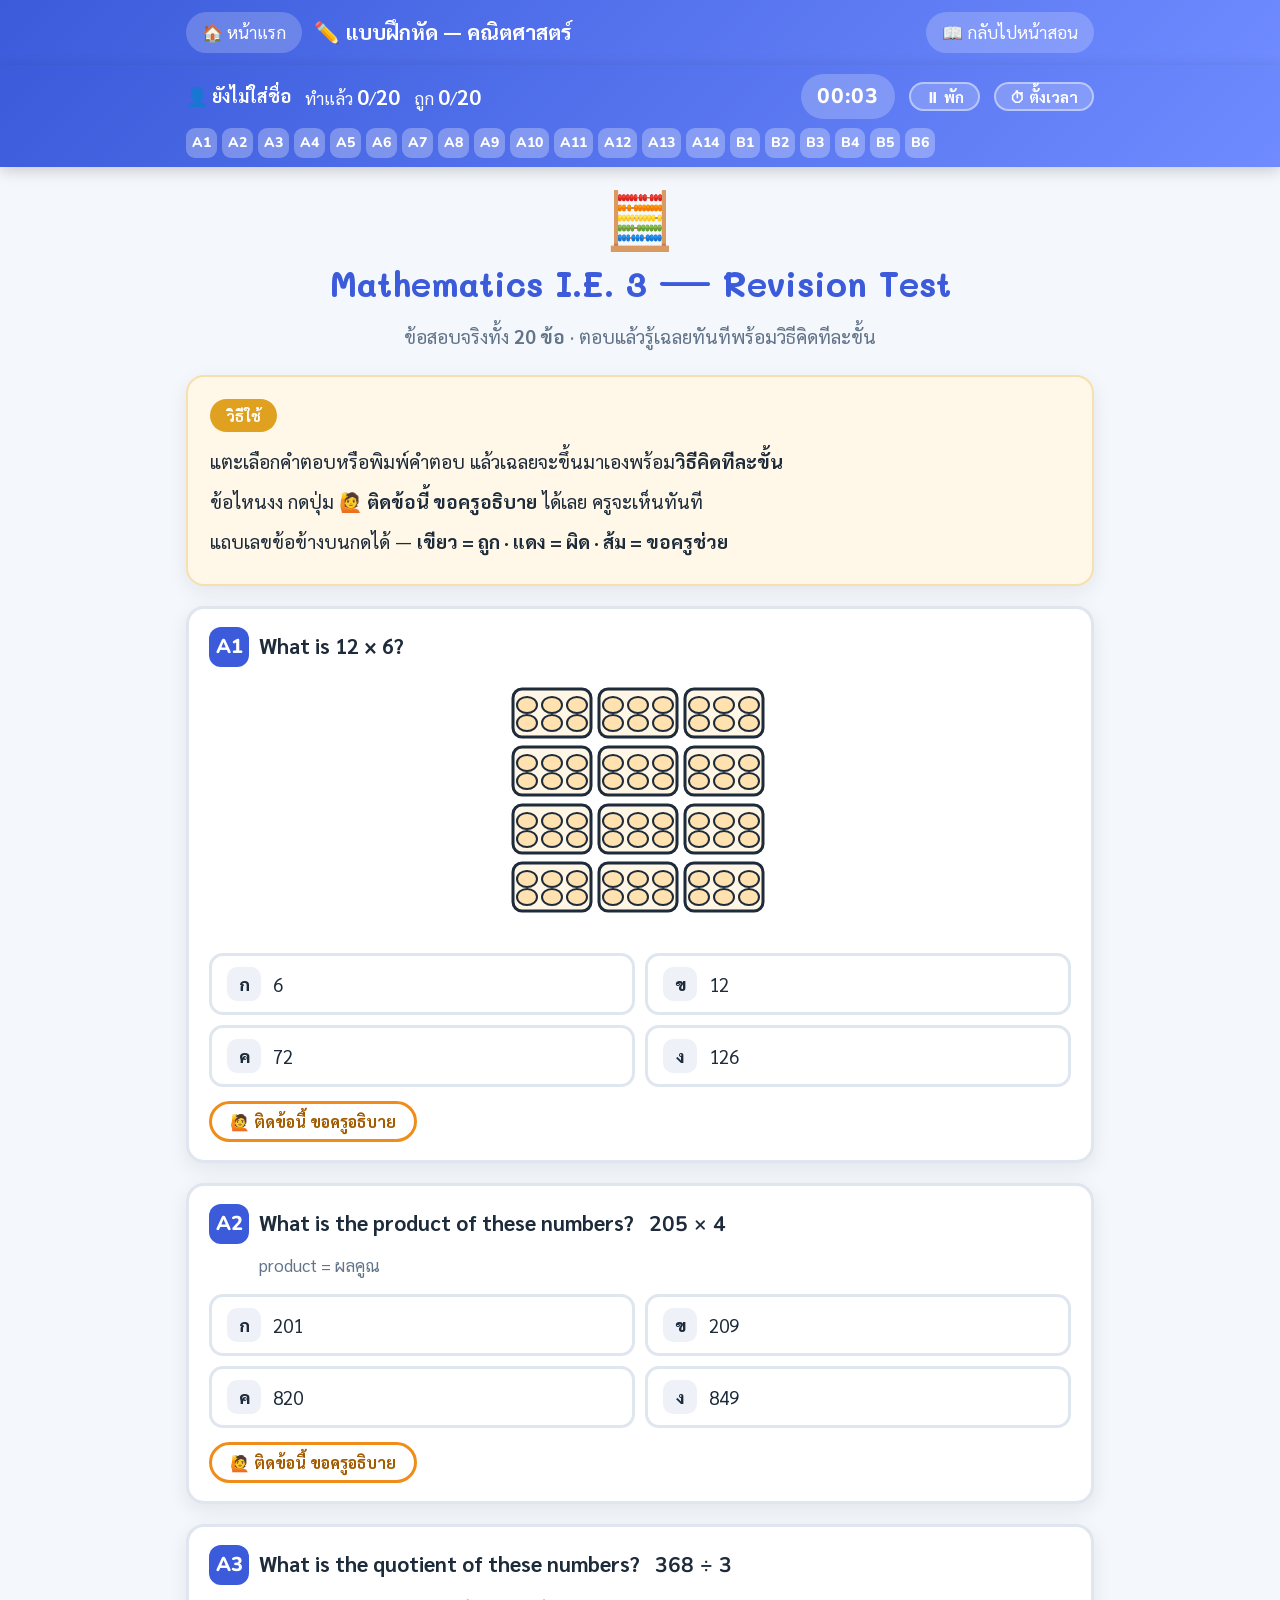
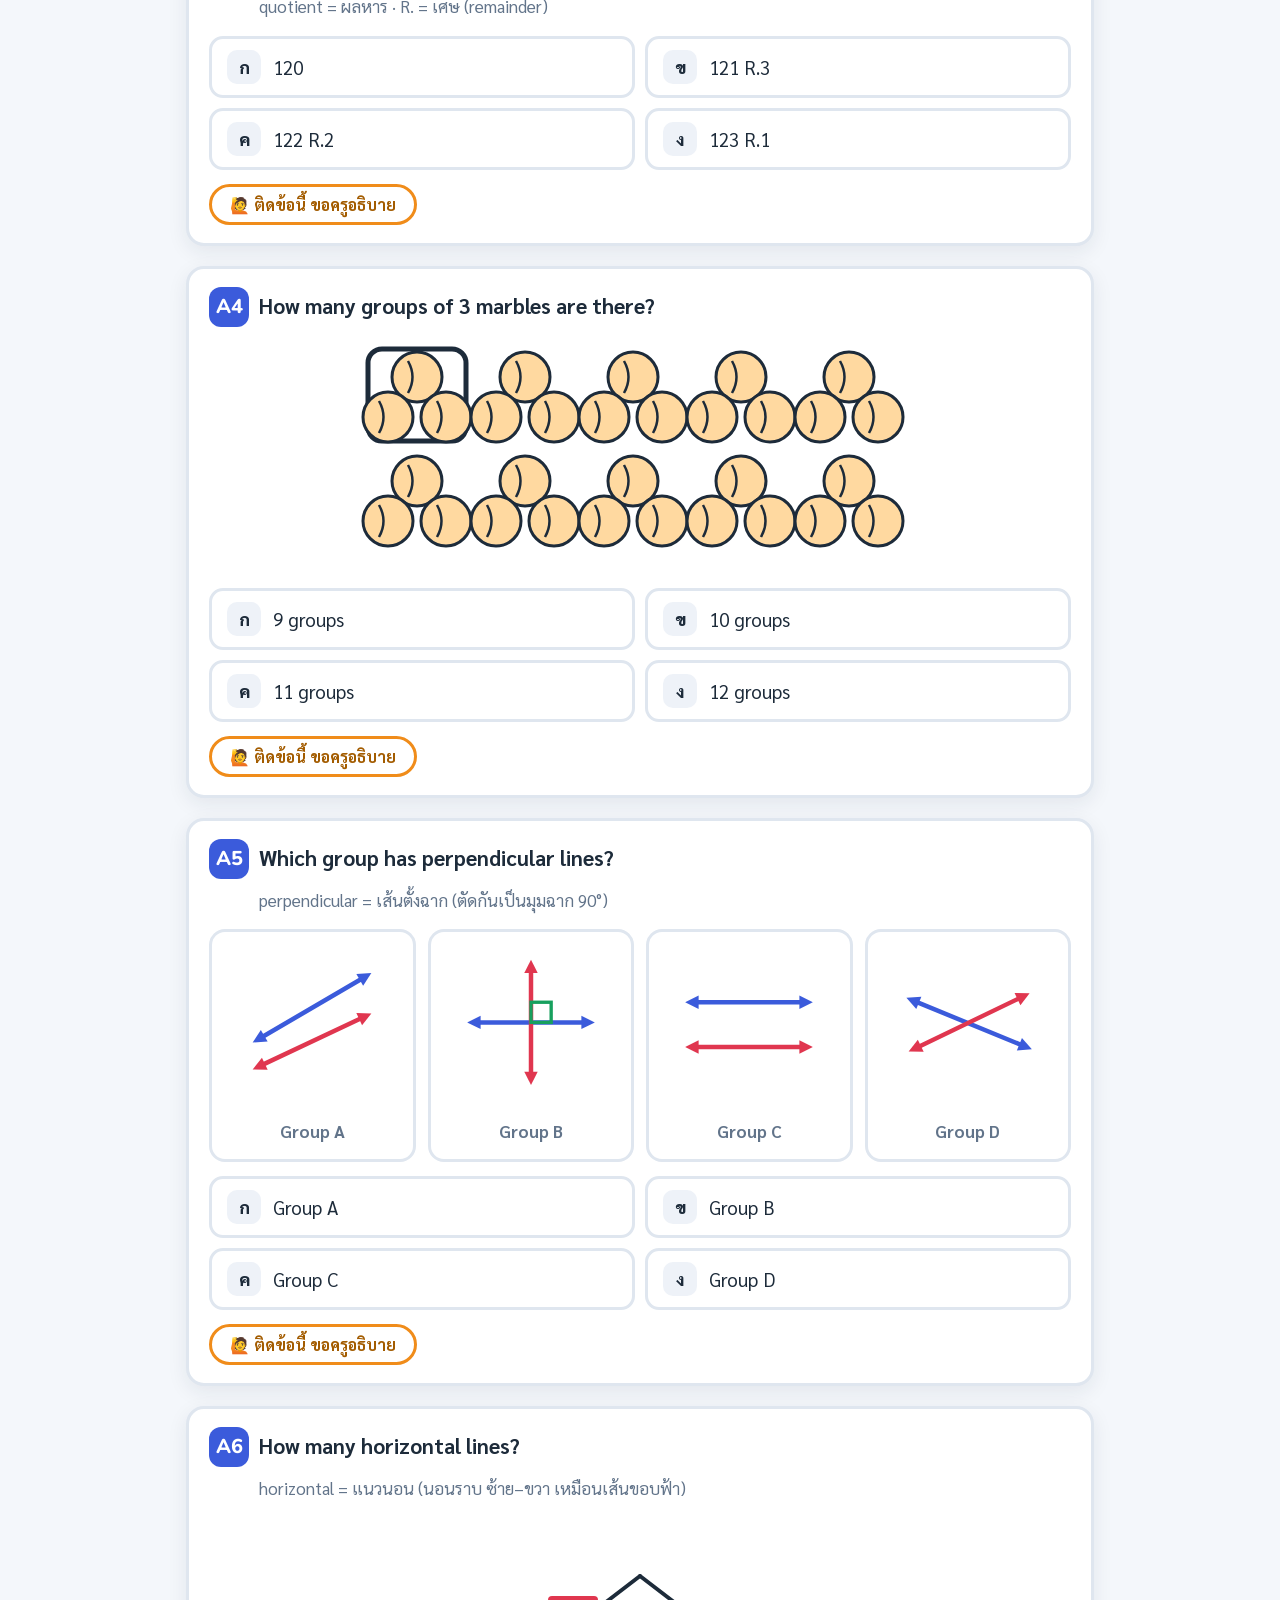
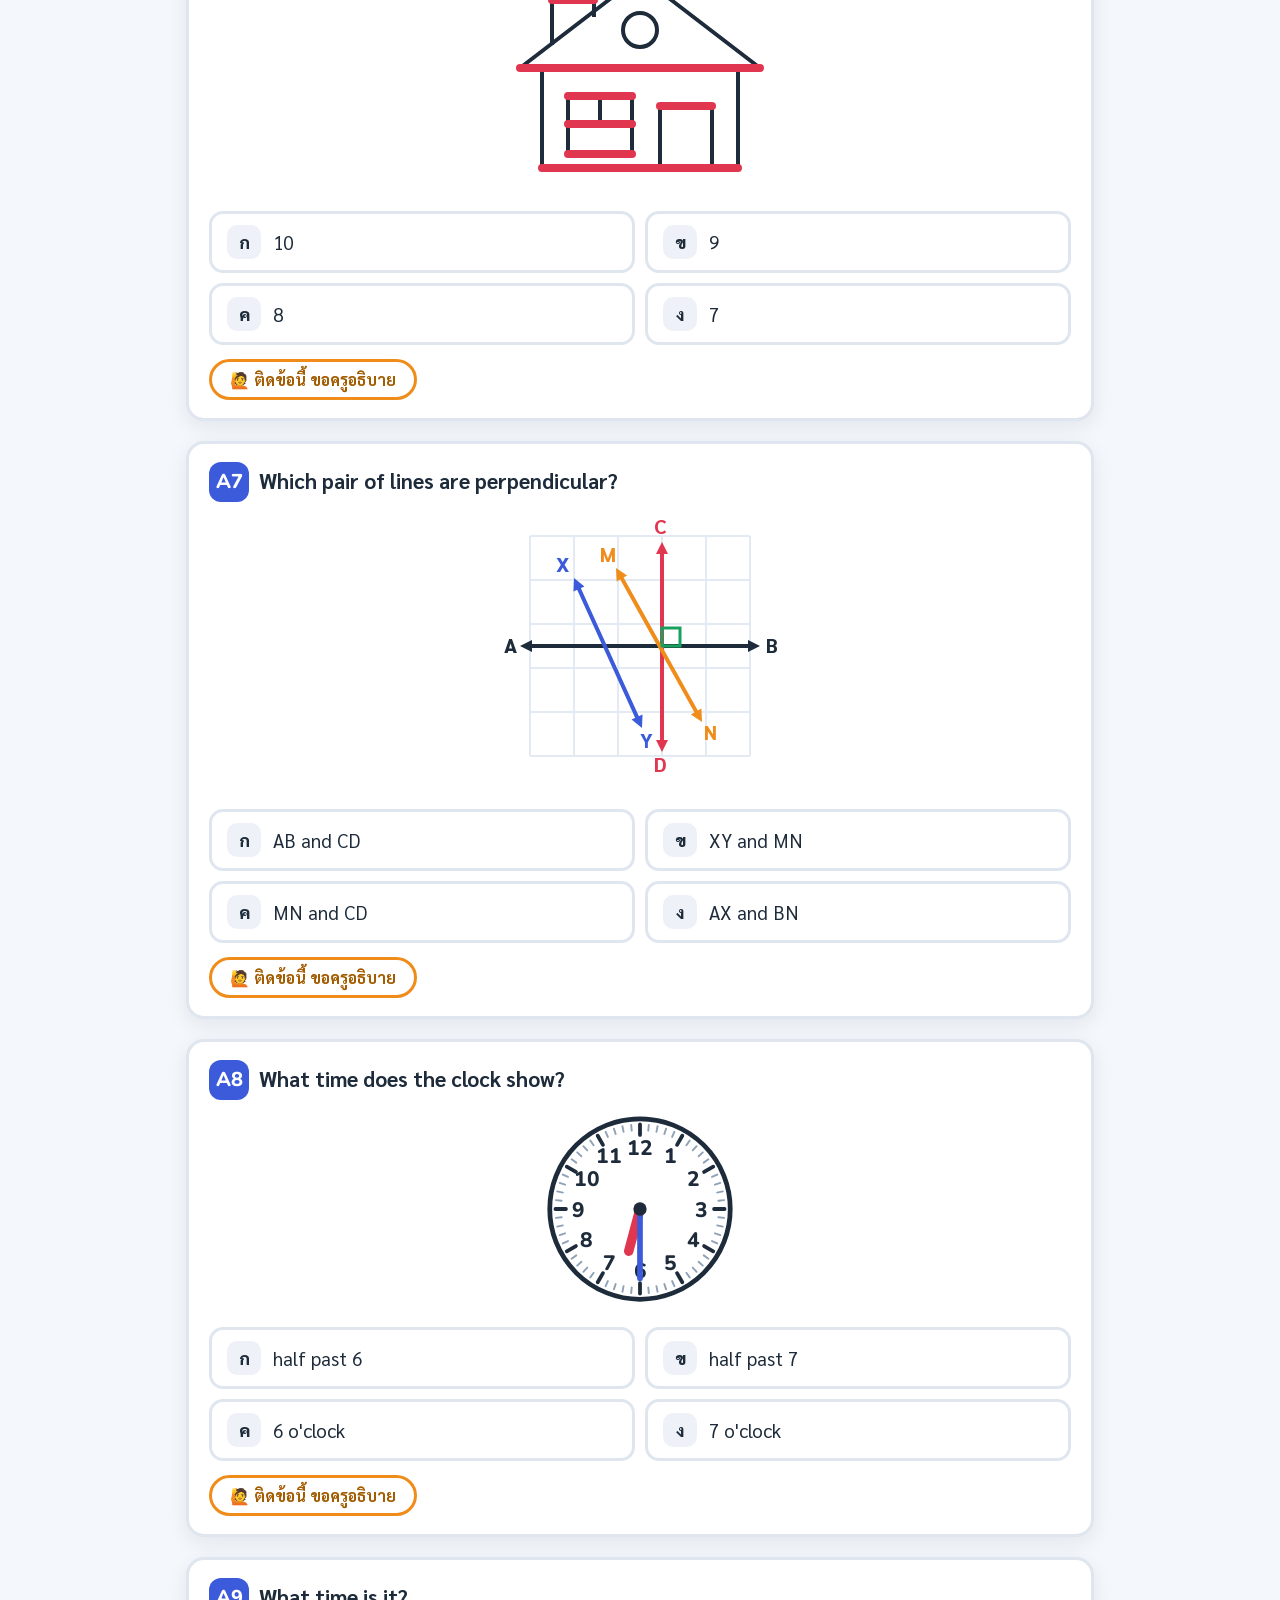
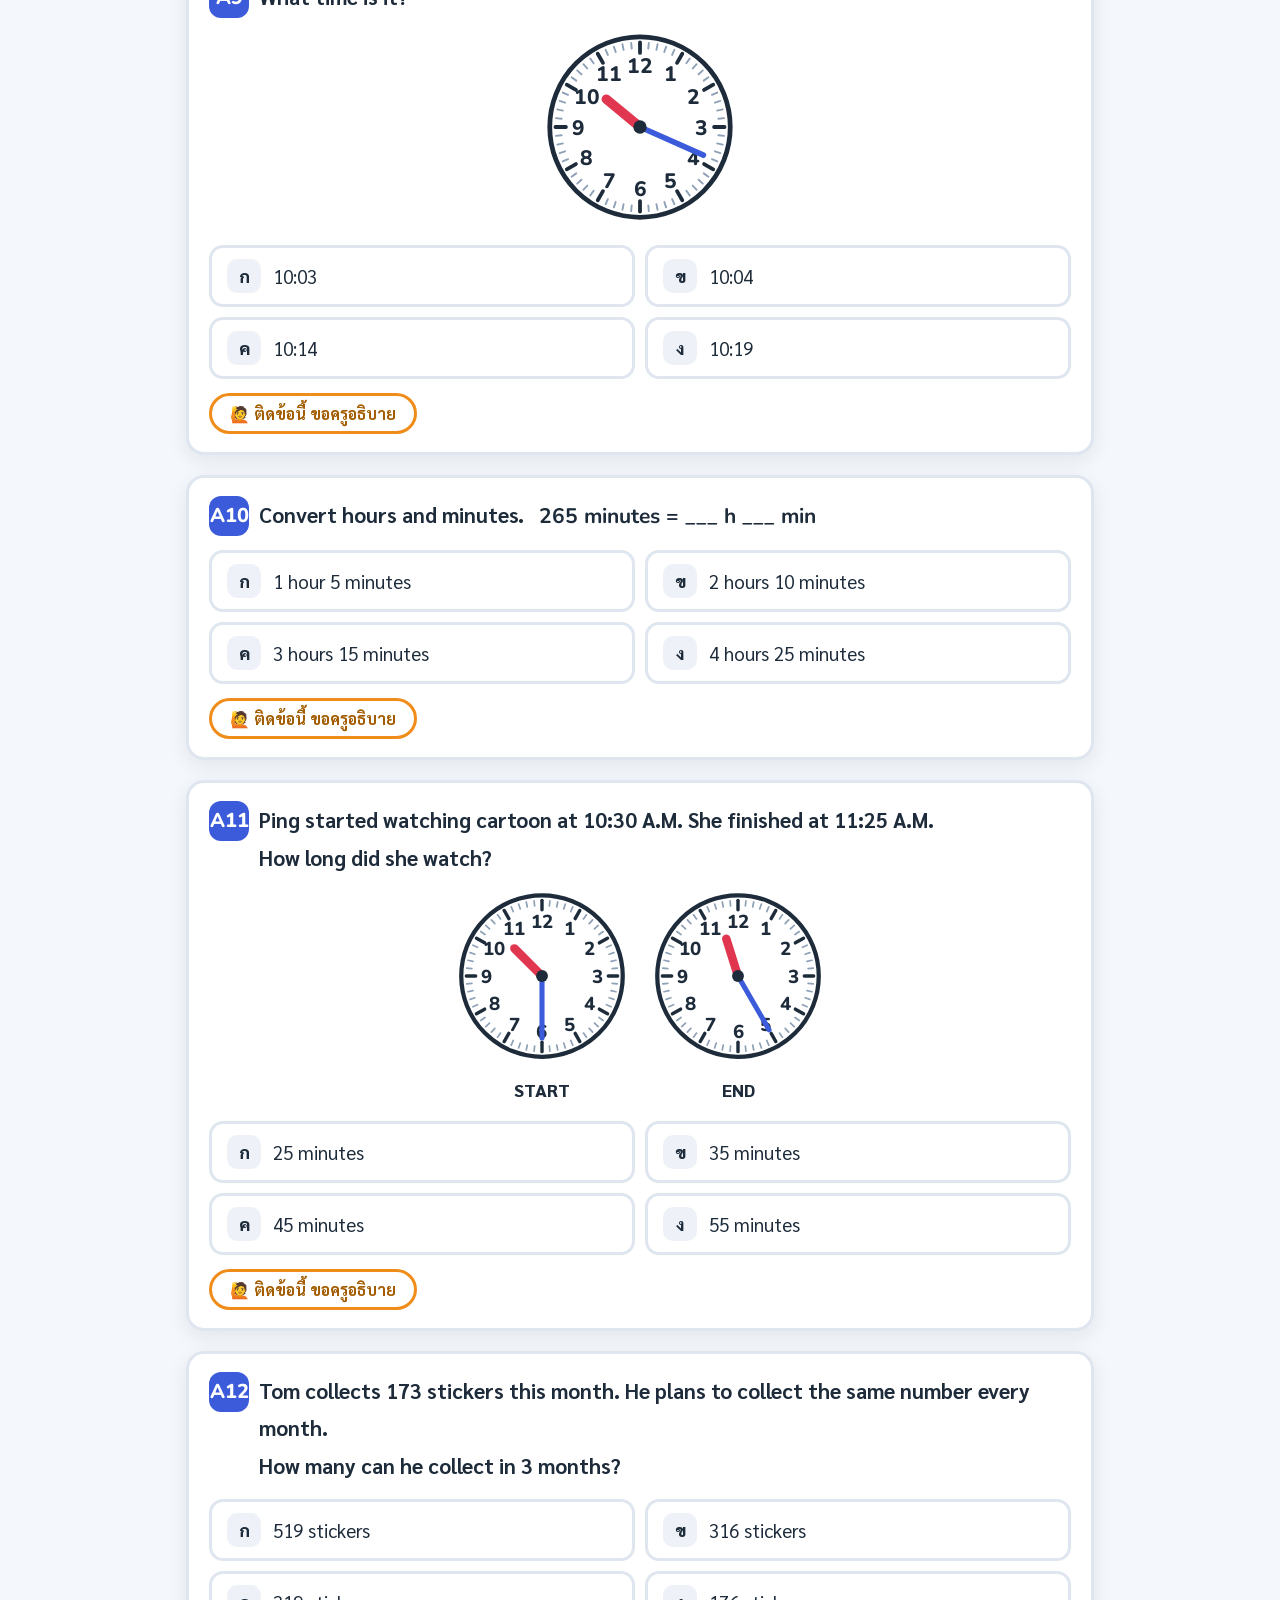
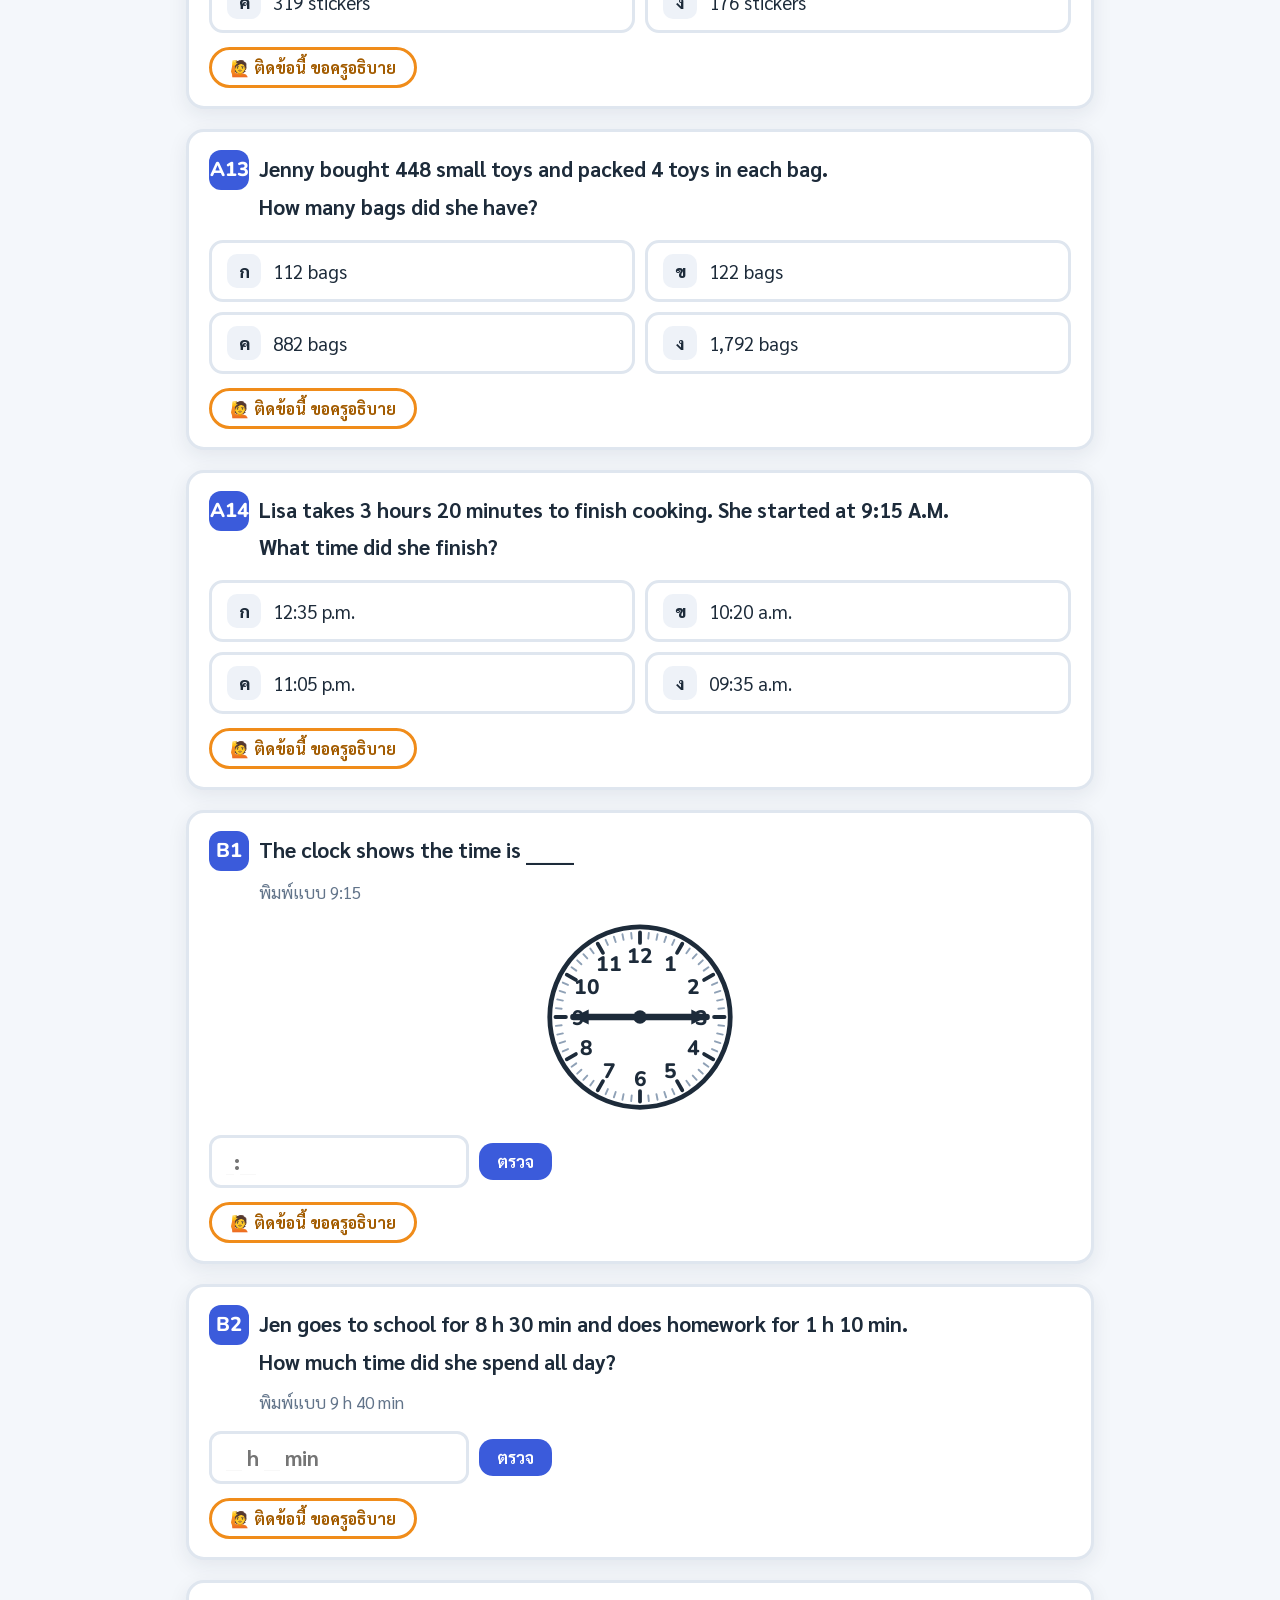
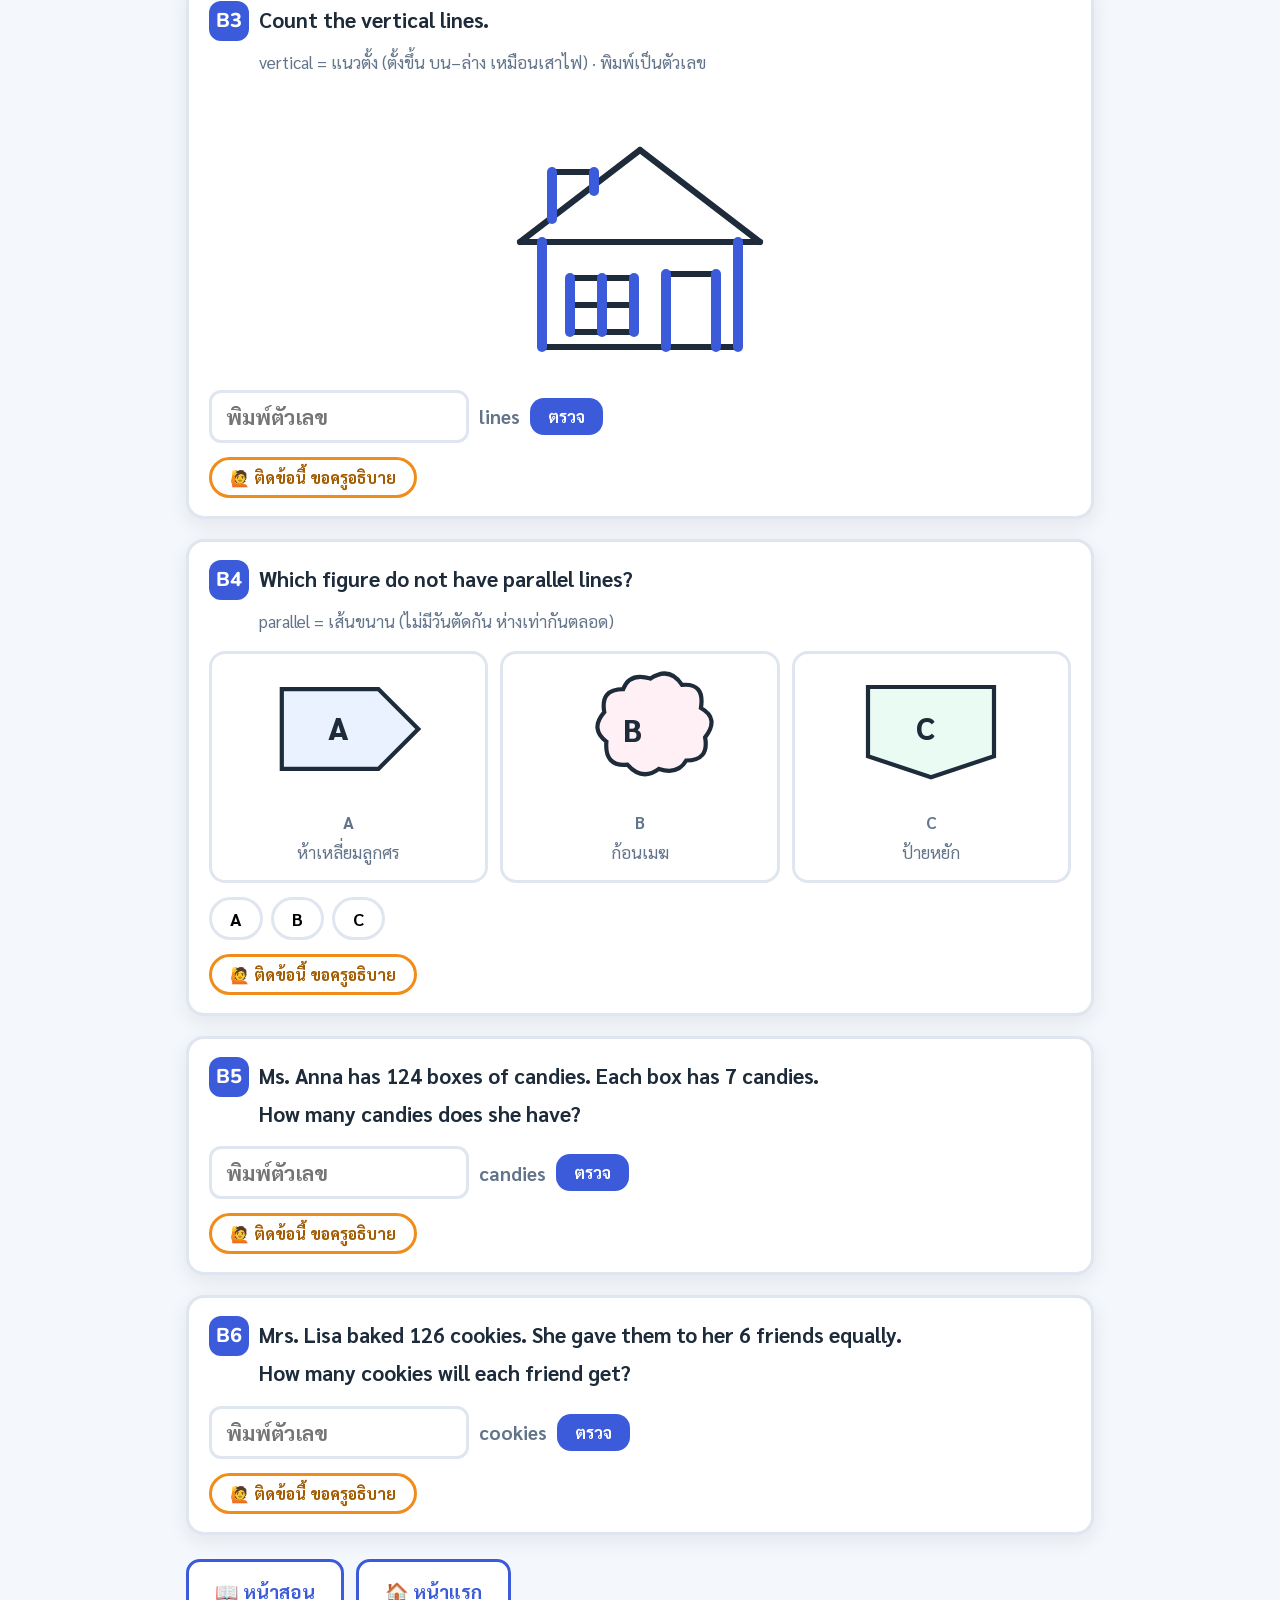
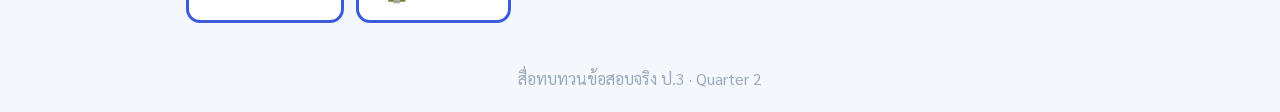
<file: math/practice.html>
<!DOCTYPE html>
<html lang="th">
<head>
<meta charset="utf-8">
<meta name="viewport" content="width=device-width, initial-scale=1, viewport-fit=cover">
<title>แบบฝึกหัด — Mathematics I.E. 3 Revision Test</title>
<link rel="preconnect" href="https://fonts.googleapis.com">
<link rel="preconnect" href="https://fonts.gstatic.com" crossorigin>
<link href="https://fonts.googleapis.com/css2?family=Sarabun:wght@400;700&family=Mali:wght@600;700&family=Nunito:wght@700;800&display=swap" rel="stylesheet">
<link rel="stylesheet" href="../assets/style.css">
</head>
<body class="math">

<header class="topbar">
  <div class="wrap">
    <a class="back" href="../index.html">🏠 หน้าแรก</a>
    <h1>✏️ แบบฝึกหัด — คณิตศาสตร์</h1>
    <a class="back" href="learn.html">📖 กลับไปหน้าสอน</a>
  </div>
</header>

<main class="wrap">

  <div class="hero" style="padding:22px 0 4px">
    <div class="emoji">🧮</div>
    <h1>Mathematics I.E. 3 — Revision Test</h1>
    <p>ข้อสอบจริงทั้ง <b>20 ข้อ</b> · ตอบแล้วรู้เฉลยทันทีพร้อมวิธีคิดทีละขั้น</p>
  </div>

  <div class="card tip">
    <span class="label">วิธีใช้</span>
    <p style="margin:6px 0">แตะเลือกคำตอบหรือพิมพ์คำตอบ แล้วเฉลยจะขึ้นมาเองพร้อม<b>วิธีคิดทีละขั้น</b></p>
    <p style="margin:6px 0">ข้อไหนงง กดปุ่ม <b>🙋 ติดข้อนี้ ขอครูอธิบาย</b> ได้เลย ครูจะเห็นทันที</p>
    <p style="margin:6px 0">แถบเลขข้อข้างบนกดได้ — <b>เขียว = ถูก · แดง = ผิด · ส้ม = ขอครูช่วย</b></p>
  </div>

  <div class="helpbox" id="helpbox"></div>

  <div id="quiz"></div>

  <div class="card result" id="result"></div>

  <div class="btn-row">
    <a class="btn ghost" href="learn.html">📖 หน้าสอน</a>
    <a class="btn ghost" href="../index.html">🏠 หน้าแรก</a>
  </div>

  <p class="foot">สื่อทบทวนข้อสอบจริง ป.3 · Quarter 2</p>
</main>

<script src="../assets/qr.js"></script>
<script src="../assets/figures.js"></script>
<script src="../assets/data-math.js"></script>
<script src="../assets/engine.js"></script>
<script>Quiz.init(DATA_MATH);</script>
</body>
</html>
</file>
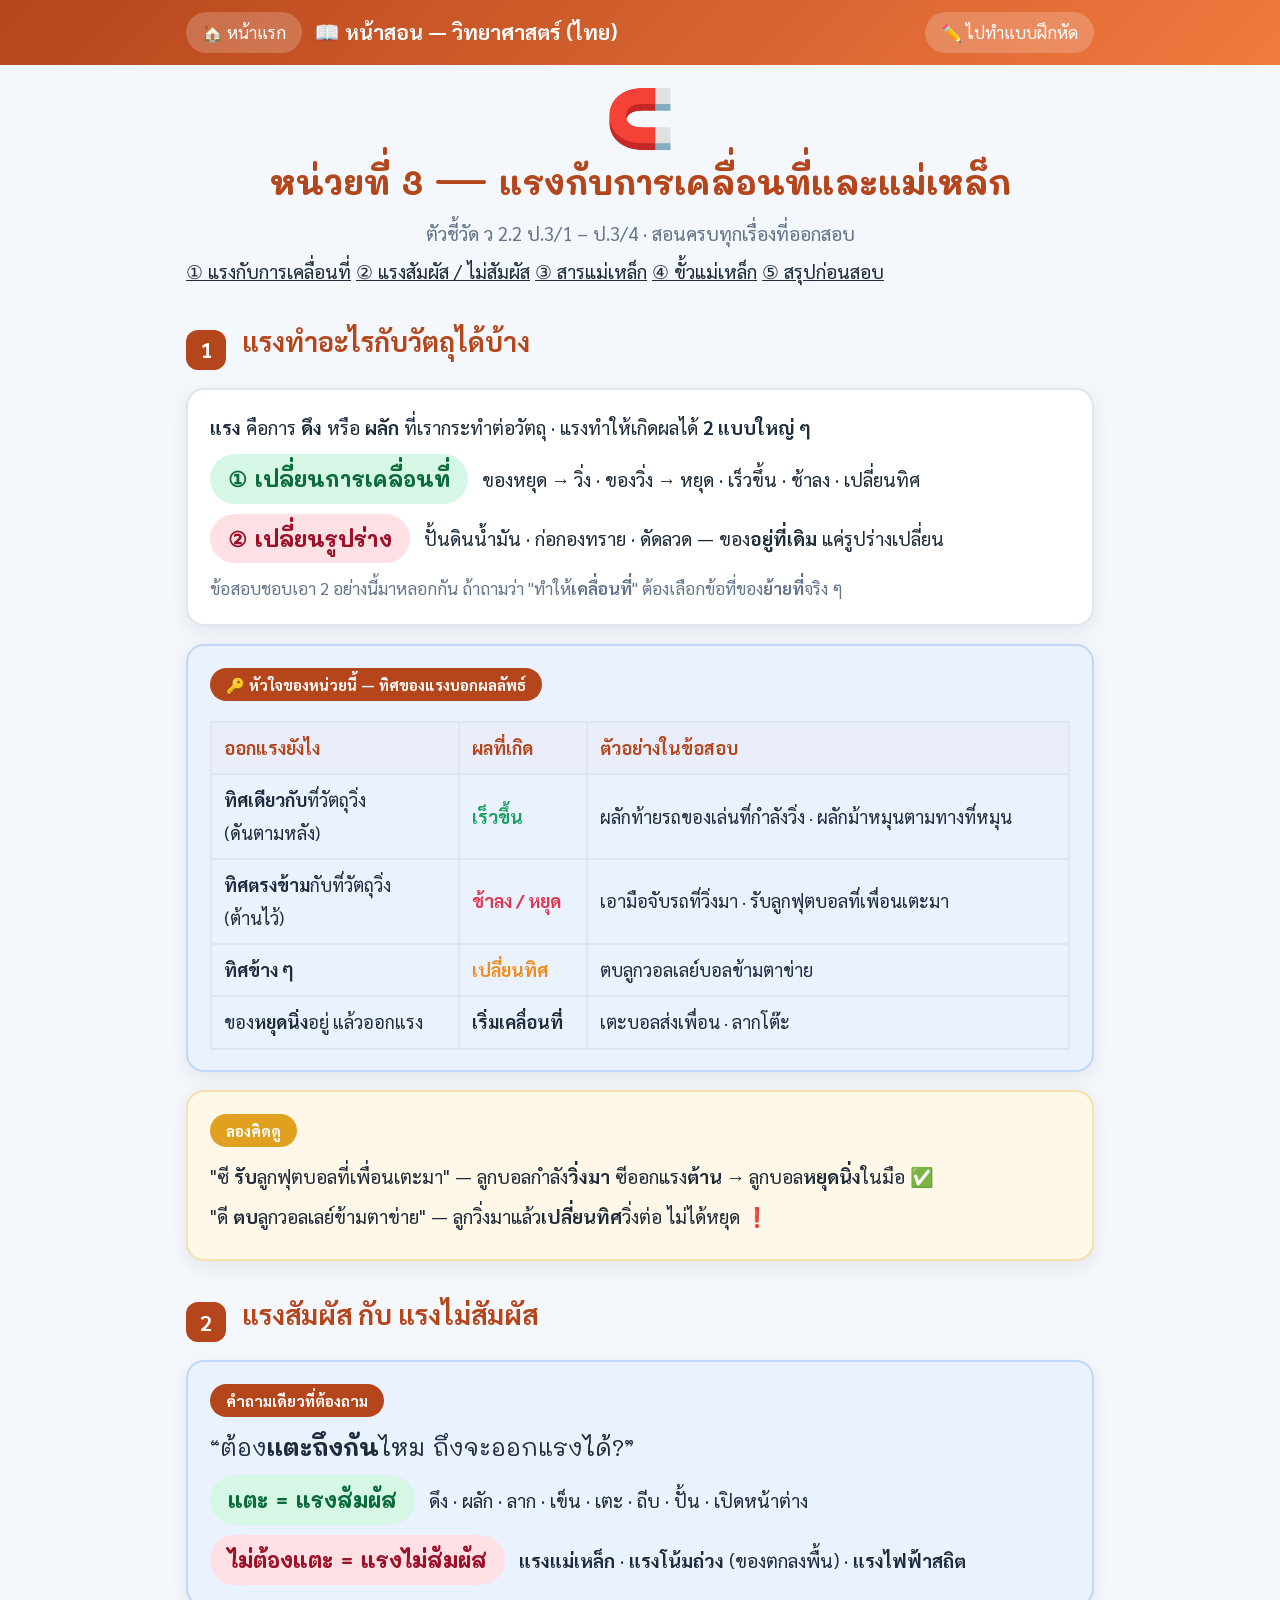
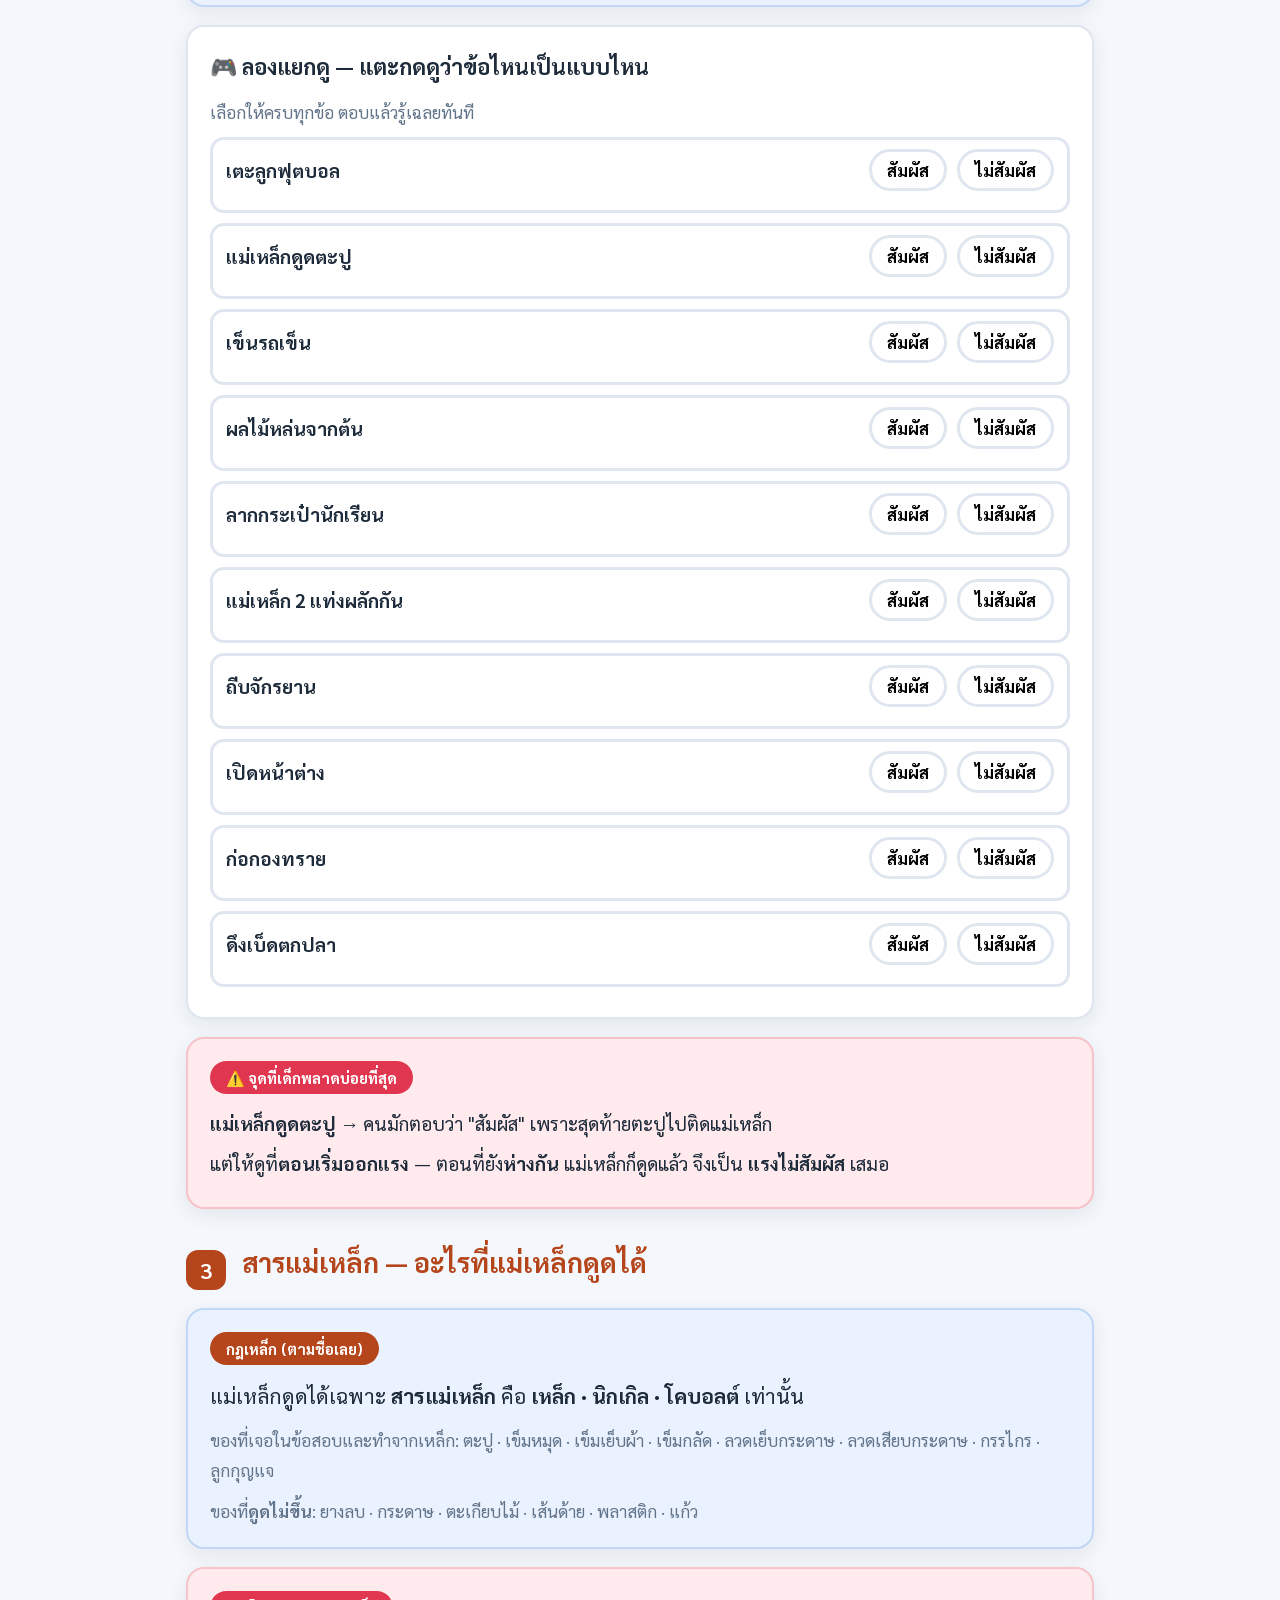
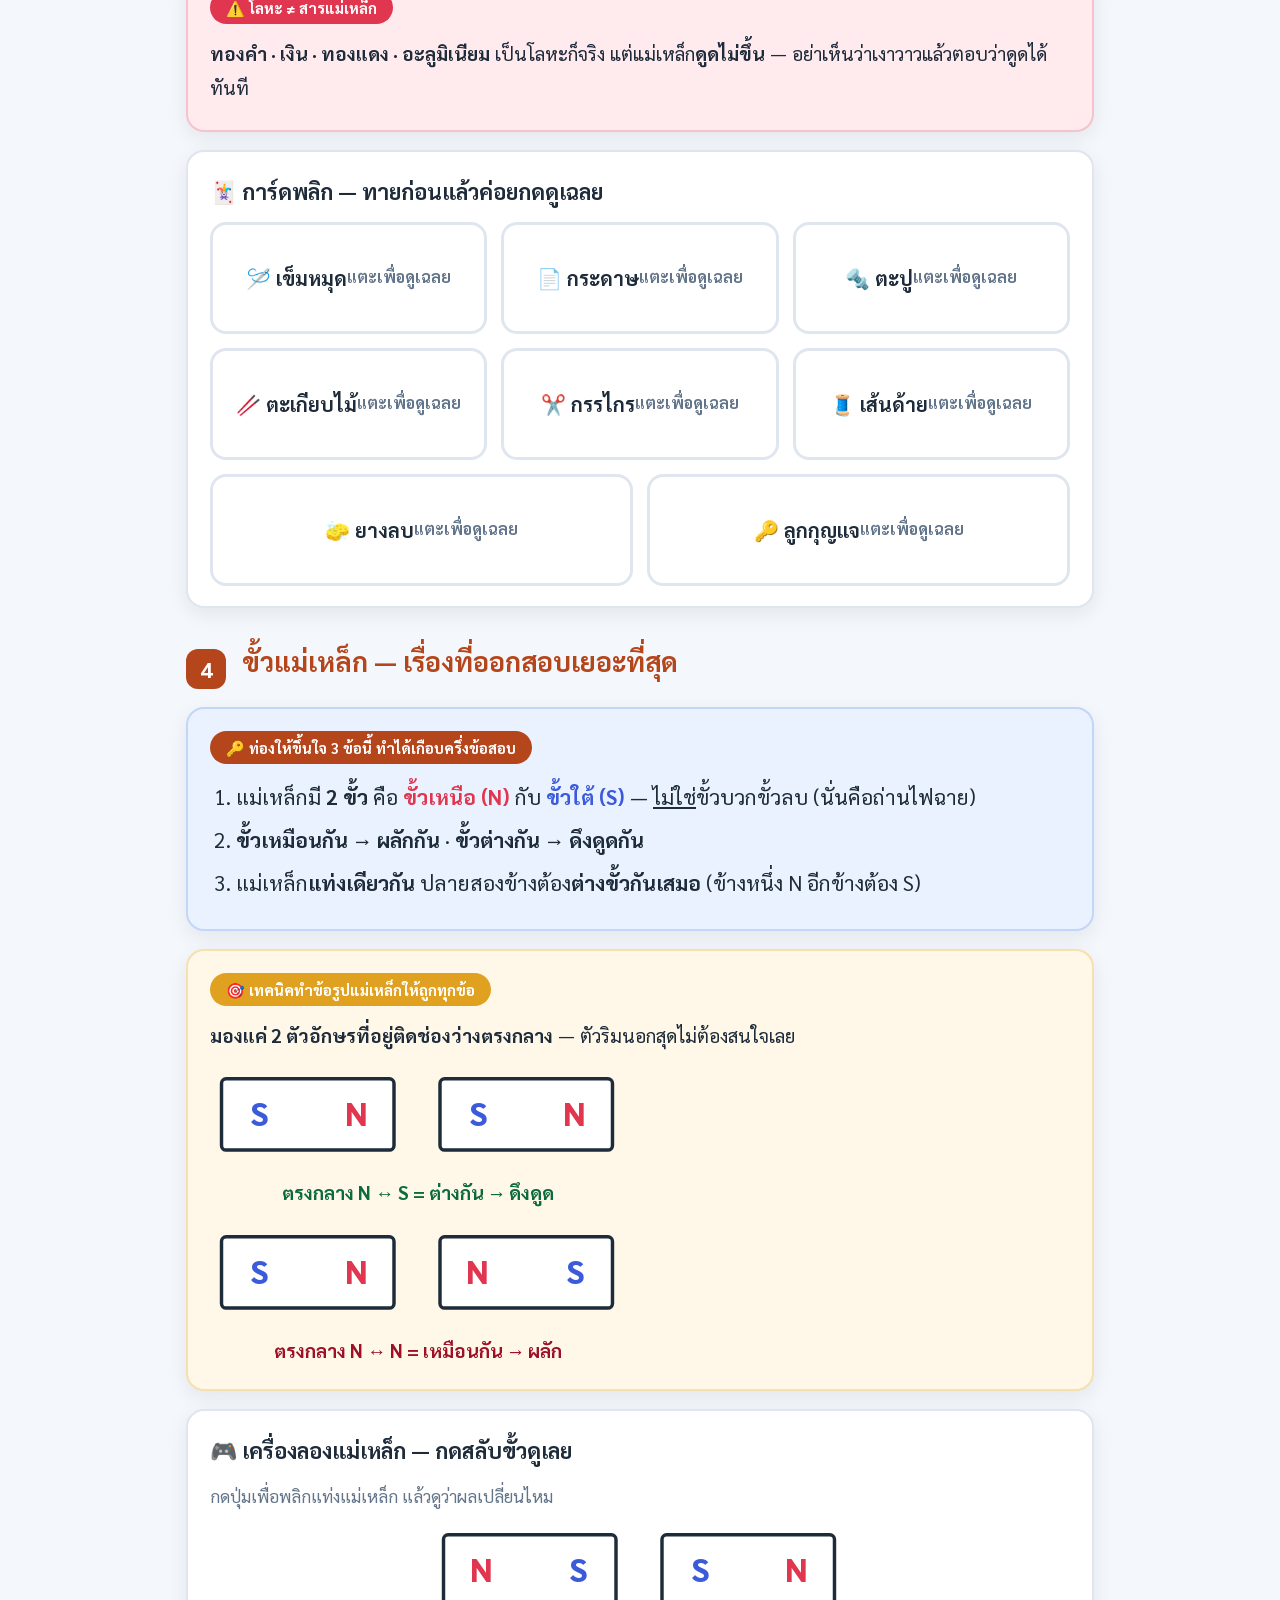
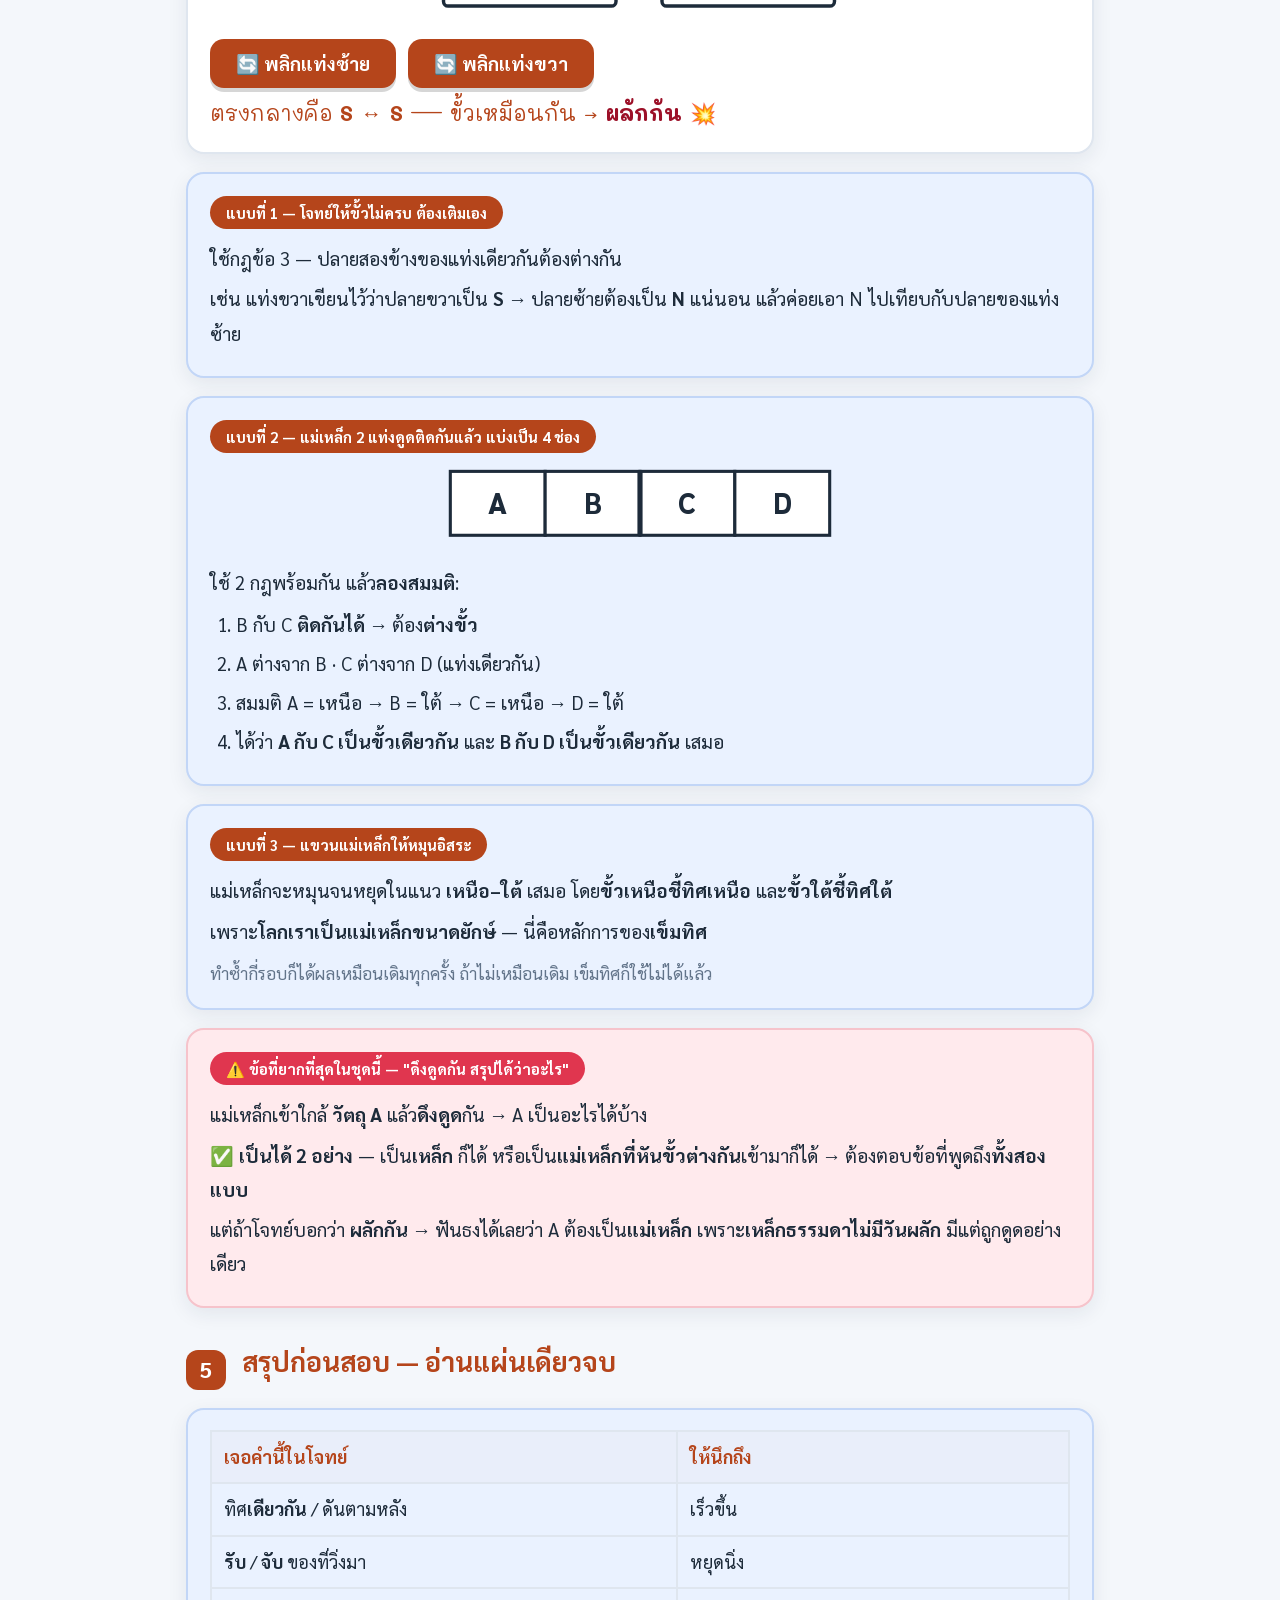
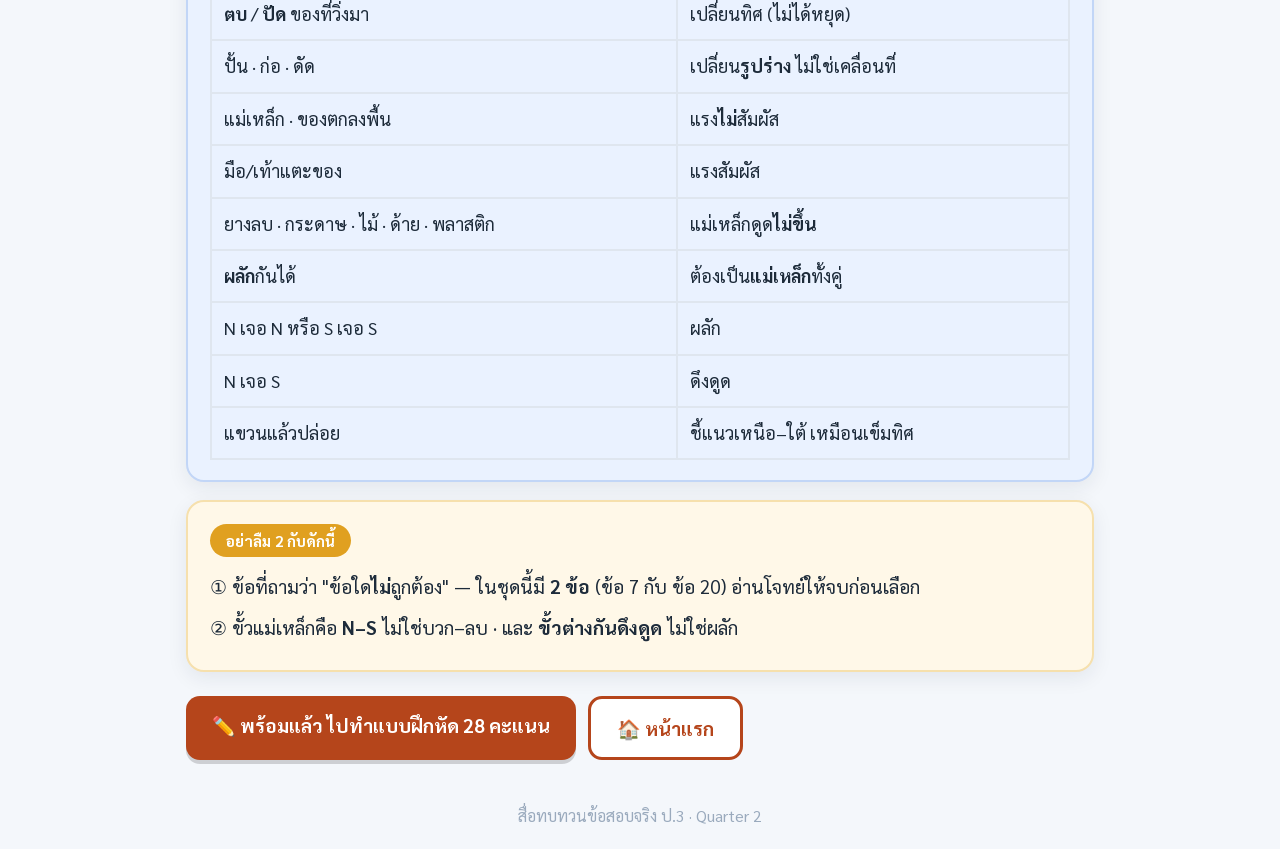
<file: sci-th/learn.html>
<!DOCTYPE html>
<html lang="th">
<head>
<meta charset="utf-8">
<meta name="viewport" content="width=device-width, initial-scale=1, viewport-fit=cover">
<title>หน้าสอน — วิทยาศาสตร์ ป.3 แรงกับการเคลื่อนที่และแม่เหล็ก</title>
<link rel="preconnect" href="https://fonts.googleapis.com">
<link rel="preconnect" href="https://fonts.gstatic.com" crossorigin>
<link href="https://fonts.googleapis.com/css2?family=Sarabun:wght@400;700&family=Mali:wght@600;700&family=Nunito:wght@700;800&display=swap" rel="stylesheet">
<link rel="stylesheet" href="../assets/style.css">
<style>
  .rule { display:flex; gap:14px; align-items:center; flex-wrap:wrap; margin:10px 0; }
  .rule .tag {
    font-family:'Mali',sans-serif; font-size:21px; font-weight:700;
    border-radius:999px; padding:6px 18px; white-space:nowrap;
  }
  .tag.pull { background:#d6f7e5; color:#0b6b3c; }
  .tag.push { background:#ffe0e5; color:#9c1028; }
  .playrow { display:flex; gap:12px; flex-wrap:wrap; align-items:center; margin:12px 0; }
  .magbox { text-align:center; }
  .flipwrap { display:flex; gap:14px; flex-wrap:wrap; margin-top:10px; }
  .flip {
    flex:1 1 210px; min-height:112px; cursor:pointer; border:3px solid var(--line);
    border-radius:16px; background:#fff; padding:14px; text-align:center;
    display:flex; align-items:center; justify-content:center; font-size:20px; font-weight:700;
  }
  .flip:hover { border-color:var(--theme); }
  .flip.on { background:var(--theme); color:#fff; border-color:var(--theme); }
  .sortgame { display:grid; gap:10px; margin:10px 0; }
  .srow {
    display:flex; gap:10px; align-items:center; flex-wrap:wrap;
    border:3px solid var(--line); border-radius:14px; padding:9px 13px; background:#fff;
  }
  .srow .wd { flex:1 1 190px; font-size:19px; font-weight:700; }
  .srow button {
    font-family:inherit; font-size:17px; font-weight:700; padding:7px 15px;
    border:3px solid var(--line); border-radius:999px; background:#fff; cursor:pointer;
  }
  .srow button:hover:not(:disabled) { border-color:var(--theme); }
  .srow button.pick-ok { background:#d6f7e5; border-color:#17a05e; color:#0b6b3c; }
  .srow button.pick-no { background:#ffe0e5; border-color:var(--no); color:#9c1028; }
  .srow button:disabled { cursor:default; opacity:.55; }
  .srow button.pick-ok:disabled, .srow button.pick-no:disabled { opacity:1; }
  .srow .msg { flex:1 1 100%; font-size:17px; color:var(--ink-soft); }
  .scoreline { font-family:'Mali',sans-serif; font-size:21px; color:var(--theme); margin:6px 0 0; }
</style>
</head>
<body class="vit">

<header class="topbar">
  <div class="wrap">
    <a class="back" href="../index.html">🏠 หน้าแรก</a>
    <h1>📖 หน้าสอน — วิทยาศาสตร์ (ไทย)</h1>
    <a class="back" href="practice.html">✏️ ไปทำแบบฝึกหัด</a>
  </div>
</header>

<main class="wrap">

  <div class="hero" style="padding:22px 0 4px">
    <div class="emoji">🧲</div>
    <h1>หน่วยที่ 3 — แรงกับการเคลื่อนที่และแม่เหล็ก</h1>
    <p>ตัวชี้วัด ว 2.2 ป.3/1 – ป.3/4 · สอนครบทุกเรื่องที่ออกสอบ</p>
  </div>

  <div class="jump">
    <a href="#t1">① แรงกับการเคลื่อนที่</a>
    <a href="#t2">② แรงสัมผัส / ไม่สัมผัส</a>
    <a href="#t3">③ สารแม่เหล็ก</a>
    <a href="#t4">④ ขั้วแม่เหล็ก</a>
    <a href="#t5">⑤ สรุปก่อนสอบ</a>
  </div>

  <!-- ============ 1 ============ -->
  <h2 id="t1"><span class="num">1</span> แรงทำอะไรกับวัตถุได้บ้าง</h2>

  <div class="card">
    <p><b>แรง</b> คือการ <b>ดึง</b> หรือ <b>ผลัก</b> ที่เรากระทำต่อวัตถุ · แรงทำให้เกิดผลได้ <b>2 แบบใหญ่ ๆ</b></p>
    <div class="rule"><span class="tag pull">① เปลี่ยนการเคลื่อนที่</span>
      <span>ของหยุด → วิ่ง · ของวิ่ง → หยุด · เร็วขึ้น · ช้าลง · เปลี่ยนทิศ</span></div>
    <div class="rule"><span class="tag push">② เปลี่ยนรูปร่าง</span>
      <span>ปั้นดินน้ำมัน · ก่อกองทราย · ดัดลวด — ของ<b>อยู่ที่เดิม</b> แค่รูปร่างเปลี่ยน</span></div>
    <p class="th">ข้อสอบชอบเอา 2 อย่างนี้มาหลอกกัน ถ้าถามว่า "ทำให้<b>เคลื่อนที่</b>" ต้องเลือกข้อที่ของ<b>ย้ายที่</b>จริง ๆ</p>
  </div>

  <div class="card key">
    <span class="label">🔑 หัวใจของหน่วยนี้ — ทิศของแรงบอกผลลัพธ์</span>
    <table>
      <tr><th>ออกแรงยังไง</th><th>ผลที่เกิด</th><th>ตัวอย่างในข้อสอบ</th></tr>
      <tr><td><b>ทิศเดียวกับ</b>ที่วัตถุวิ่ง<br>(ดันตามหลัง)</td>
          <td><b style="color:#17a05e">เร็วขึ้น</b></td>
          <td>ผลักท้ายรถของเล่นที่กำลังวิ่ง · ผลักม้าหมุนตามทางที่หมุน</td></tr>
      <tr><td><b>ทิศตรงข้าม</b>กับที่วัตถุวิ่ง<br>(ต้านไว้)</td>
          <td><b style="color:#e0364f">ช้าลง / หยุด</b></td>
          <td>เอามือจับรถที่วิ่งมา · รับลูกฟุตบอลที่เพื่อนเตะมา</td></tr>
      <tr><td><b>ทิศข้าง ๆ</b></td>
          <td><b style="color:#f08c1a">เปลี่ยนทิศ</b></td>
          <td>ตบลูกวอลเลย์บอลข้ามตาข่าย</td></tr>
      <tr><td>ของ<b>หยุดนิ่ง</b>อยู่ แล้วออกแรง</td>
          <td><b>เริ่มเคลื่อนที่</b></td>
          <td>เตะบอลส่งเพื่อน · ลากโต๊ะ</td></tr>
    </table>
  </div>

  <div class="card tip">
    <span class="label">ลองคิดดู</span>
    <p style="margin:6px 0">"ซี <b>รับ</b>ลูกฟุตบอลที่เพื่อนเตะมา" — ลูกบอลกำลัง<b>วิ่งมา</b> ซีออกแรง<b>ต้าน</b> →
      ลูกบอล<b>หยุดนิ่ง</b>ในมือ ✅</p>
    <p style="margin:6px 0">"ดี <b>ตบ</b>ลูกวอลเลย์ข้ามตาข่าย" — ลูกวิ่งมาแล้ว<b>เปลี่ยนทิศ</b>วิ่งต่อ ไม่ได้หยุด ❗</p>
  </div>

  <!-- ============ 2 ============ -->
  <h2 id="t2"><span class="num">2</span> แรงสัมผัส กับ แรงไม่สัมผัส</h2>

  <div class="card key">
    <span class="label">คำถามเดียวที่ต้องถาม</span>
    <p class="qrlead" style="font-size:24px;margin:6px 0">“ต้อง<b>แตะถึงกัน</b>ไหม ถึงจะออกแรงได้?”</p>
    <div class="rule"><span class="tag pull">แตะ = แรงสัมผัส</span>
      <span>ดึง · ผลัก · ลาก · เข็น · เตะ · ถีบ · ปั้น · เปิดหน้าต่าง</span></div>
    <div class="rule"><span class="tag push">ไม่ต้องแตะ = แรงไม่สัมผัส</span>
      <span><b>แรงแม่เหล็ก</b> · <b>แรงโน้มถ่วง</b> (ของตกลงพื้น) · <b>แรงไฟฟ้าสถิต</b></span></div>
  </div>

  <div class="card">
    <h3 style="margin-top:0">🎮 ลองแยกดู — แตะกดดูว่าข้อไหนเป็นแบบไหน</h3>
    <p class="th">เลือกให้ครบทุกข้อ ตอบแล้วรู้เฉลยทันที</p>
    <div class="sortgame" id="sortgame"></div>
    <p class="scoreline" id="sortscore"></p>
  </div>

  <div class="card warn">
    <span class="label">⚠️ จุดที่เด็กพลาดบ่อยที่สุด</span>
    <p style="margin:6px 0"><b>แม่เหล็กดูดตะปู</b> → คนมักตอบว่า "สัมผัส" เพราะสุดท้ายตะปูไปติดแม่เหล็ก</p>
    <p style="margin:6px 0">แต่ให้ดูที่<b>ตอนเริ่มออกแรง</b> — ตอนที่ยัง<b>ห่างกัน</b> แม่เหล็กก็ดูดแล้ว
      จึงเป็น <b>แรงไม่สัมผัส</b> เสมอ</p>
  </div>

  <!-- ============ 3 ============ -->
  <h2 id="t3"><span class="num">3</span> สารแม่เหล็ก — อะไรที่แม่เหล็กดูดได้</h2>

  <div class="card key">
    <span class="label">กฎเหล็ก (ตามชื่อเลย)</span>
    <p style="margin:6px 0;font-size:21px">แม่เหล็กดูดได้เฉพาะ <b>สารแม่เหล็ก</b> คือ
      <b>เหล็ก · นิกเกิล · โคบอลต์</b> เท่านั้น</p>
    <p class="th">ของที่เจอในข้อสอบและทำจากเหล็ก: ตะปู · เข็มหมุด · เข็มเย็บผ้า · เข็มกลัด ·
      ลวดเย็บกระดาษ · ลวดเสียบกระดาษ · กรรไกร · ลูกกุญแจ</p>
    <p class="th">ของที่<b>ดูดไม่ขึ้น</b>: ยางลบ · กระดาษ · ตะเกียบไม้ · เส้นด้าย · พลาสติก · แก้ว</p>
  </div>

  <div class="card warn">
    <span class="label">⚠️ โลหะ ≠ สารแม่เหล็ก</span>
    <p style="margin:6px 0"><b>ทองคำ · เงิน · ทองแดง · อะลูมิเนียม</b> เป็นโลหะก็จริง
      แต่แม่เหล็ก<b>ดูดไม่ขึ้น</b> — อย่าเห็นว่าเงาวาวแล้วตอบว่าดูดได้ทันที</p>
  </div>

  <div class="card">
    <h3 style="margin-top:0">🃏 การ์ดพลิก — ทายก่อนแล้วค่อยกดดูเฉลย</h3>
    <div class="flipwrap" id="flipwrap"></div>
  </div>

  <!-- ============ 4 ============ -->
  <h2 id="t4"><span class="num">4</span> ขั้วแม่เหล็ก — เรื่องที่ออกสอบเยอะที่สุด</h2>

  <div class="card key">
    <span class="label">🔑 ท่องให้ขึ้นใจ 3 ข้อนี้ ทำได้เกือบครึ่งข้อสอบ</span>
    <ol style="margin:8px 0;font-size:21px">
      <li>แม่เหล็กมี <b>2 ขั้ว</b> คือ <b style="color:#e0364f">ขั้วเหนือ (N)</b> กับ
        <b style="color:#3b5bdb">ขั้วใต้ (S)</b> — <u>ไม่ใช่</u>ขั้วบวกขั้วลบ (นั่นคือถ่านไฟฉาย)</li>
      <li><b>ขั้วเหมือนกัน → ผลักกัน</b> · <b>ขั้วต่างกัน → ดึงดูดกัน</b></li>
      <li>แม่เหล็ก<b>แท่งเดียวกัน</b> ปลายสองข้างต้อง<b>ต่างขั้วกันเสมอ</b>
        (ข้างหนึ่ง N อีกข้างต้อง S)</li>
    </ol>
  </div>

  <div class="card tip">
    <span class="label">🎯 เทคนิคทำข้อรูปแม่เหล็กให้ถูกทุกข้อ</span>
    <p style="margin:6px 0"><b>มองแค่ 2 ตัวอักษรที่อยู่ติดช่องว่างตรงกลาง</b> — ตัวริมนอกสุดไม่ต้องสนใจเลย</p>
    <div class="playrow">
      <div class="magbox">
        <div id="demoA"></div>
        <p style="margin:2px 0;font-weight:700;color:#0b6b3c">ตรงกลาง N ↔ S = ต่างกัน → <b>ดึงดูด</b></p>
      </div>
    </div>
    <div class="playrow">
      <div class="magbox">
        <div id="demoB"></div>
        <p style="margin:2px 0;font-weight:700;color:#9c1028">ตรงกลาง N ↔ N = เหมือนกัน → <b>ผลัก</b></p>
      </div>
    </div>
  </div>

  <div class="card">
    <h3 style="margin-top:0">🎮 เครื่องลองแม่เหล็ก — กดสลับขั้วดูเลย</h3>
    <p class="th">กดปุ่มเพื่อพลิกแท่งแม่เหล็ก แล้วดูว่าผลเปลี่ยนไหม</p>
    <div class="magbox" id="lab"></div>
    <div class="btn-row" style="margin:10px 0 0">
      <button class="btn" id="flip1">🔄 พลิกแท่งซ้าย</button>
      <button class="btn" id="flip2">🔄 พลิกแท่งขวา</button>
    </div>
    <p class="scoreline" id="labout"></p>
  </div>

  <div class="card key">
    <span class="label">แบบที่ 1 — โจทย์ให้ขั้วไม่ครบ ต้องเติมเอง</span>
    <p style="margin:6px 0">ใช้กฎข้อ 3 — ปลายสองข้างของแท่งเดียวกันต้องต่างกัน</p>
    <p style="margin:6px 0">เช่น แท่งขวาเขียนไว้ว่าปลายขวาเป็น <b>S</b> → ปลายซ้ายต้องเป็น <b>N</b> แน่นอน
      แล้วค่อยเอา N ไปเทียบกับปลายของแท่งซ้าย</p>
  </div>

  <div class="card key">
    <span class="label">แบบที่ 2 — แม่เหล็ก 2 แท่งดูดติดกันแล้ว แบ่งเป็น 4 ช่อง</span>
    <div class="magbox" id="stuckDemo"></div>
    <p style="margin:8px 0">ใช้ 2 กฎพร้อมกัน แล้ว<b>ลองสมมติ</b>:</p>
    <ol style="margin:6px 0">
      <li>B กับ C <b>ติดกันได้</b> → ต้อง<b>ต่างขั้ว</b></li>
      <li>A ต่างจาก B · C ต่างจาก D (แท่งเดียวกัน)</li>
      <li>สมมติ A = เหนือ → B = ใต้ → C = เหนือ → D = ใต้</li>
      <li>ได้ว่า <b>A กับ C เป็นขั้วเดียวกัน</b> และ <b>B กับ D เป็นขั้วเดียวกัน</b> เสมอ</li>
    </ol>
  </div>

  <div class="card key">
    <span class="label">แบบที่ 3 — แขวนแม่เหล็กให้หมุนอิสระ</span>
    <p style="margin:6px 0">แม่เหล็กจะหมุนจนหยุดในแนว <b>เหนือ–ใต้</b> เสมอ
      โดย<b>ขั้วเหนือชี้ทิศเหนือ</b> และ<b>ขั้วใต้ชี้ทิศใต้</b></p>
    <p style="margin:6px 0">เพราะ<b>โลกเราเป็นแม่เหล็กขนาดยักษ์</b> — นี่คือหลักการของ<b>เข็มทิศ</b></p>
    <p class="th">ทำซ้ำกี่รอบก็ได้ผลเหมือนเดิมทุกครั้ง ถ้าไม่เหมือนเดิม เข็มทิศก็ใช้ไม่ได้แล้ว</p>
  </div>

  <div class="card warn">
    <span class="label">⚠️ ข้อที่ยากที่สุดในชุดนี้ — "ดึงดูดกัน สรุปได้ว่าอะไร"</span>
    <p style="margin:6px 0">แม่เหล็กเข้าใกล้ <b>วัตถุ A</b> แล้ว<b>ดึงดูด</b>กัน → A เป็นอะไรได้บ้าง</p>
    <p style="margin:6px 0">✅ <b>เป็นได้ 2 อย่าง</b> — เป็น<b>เหล็ก</b> ก็ได้
      หรือเป็น<b>แม่เหล็กที่หันขั้วต่างกัน</b>เข้ามาก็ได้ → ต้องตอบข้อที่พูดถึง<b>ทั้งสองแบบ</b></p>
    <p style="margin:6px 0">แต่ถ้าโจทย์บอกว่า <b>ผลักกัน</b> → ฟันธงได้เลยว่า A ต้องเป็น<b>แม่เหล็ก</b>
      เพราะ<b>เหล็กธรรมดาไม่มีวันผลัก</b> มีแต่ถูกดูดอย่างเดียว</p>
  </div>

  <!-- ============ 5 ============ -->
  <h2 id="t5"><span class="num">5</span> สรุปก่อนสอบ — อ่านแผ่นเดียวจบ</h2>

  <div class="card key">
    <table>
      <tr><th>เจอคำนี้ในโจทย์</th><th>ให้นึกถึง</th></tr>
      <tr><td>ทิศ<b>เดียวกัน</b> / ดันตามหลัง</td><td>เร็วขึ้น</td></tr>
      <tr><td><b>รับ</b> / <b>จับ</b> ของที่วิ่งมา</td><td>หยุดนิ่ง</td></tr>
      <tr><td><b>ตบ</b> / <b>ปัด</b> ของที่วิ่งมา</td><td>เปลี่ยนทิศ (ไม่ได้หยุด)</td></tr>
      <tr><td>ปั้น · ก่อ · ดัด</td><td>เปลี่ยน<b>รูปร่าง</b> ไม่ใช่เคลื่อนที่</td></tr>
      <tr><td>แม่เหล็ก · ของตกลงพื้น</td><td>แรง<b>ไม่</b>สัมผัส</td></tr>
      <tr><td>มือ/เท้าแตะของ</td><td>แรงสัมผัส</td></tr>
      <tr><td>ยางลบ · กระดาษ · ไม้ · ด้าย · พลาสติก</td><td>แม่เหล็กดูด<b>ไม่ขึ้น</b></td></tr>
      <tr><td><b>ผลัก</b>กันได้</td><td>ต้องเป็น<b>แม่เหล็ก</b>ทั้งคู่</td></tr>
      <tr><td>N เจอ N หรือ S เจอ S</td><td>ผลัก</td></tr>
      <tr><td>N เจอ S</td><td>ดึงดูด</td></tr>
      <tr><td>แขวนแล้วปล่อย</td><td>ชี้แนวเหนือ–ใต้ เหมือนเข็มทิศ</td></tr>
    </table>
  </div>

  <div class="card tip">
    <span class="label">อย่าลืม 2 กับดักนี้</span>
    <p style="margin:6px 0">① ข้อที่ถามว่า "ข้อใด<b>ไม่</b>ถูกต้อง" — ในชุดนี้มี <b>2 ข้อ</b> (ข้อ 7 กับ ข้อ 20)
      อ่านโจทย์ให้จบก่อนเลือก</p>
    <p style="margin:6px 0">② ขั้วแม่เหล็กคือ <b>N–S</b> ไม่ใช่บวก–ลบ · และ <b>ขั้วต่างกันดึงดูด</b> ไม่ใช่ผลัก</p>
  </div>

  <div class="btn-row">
    <a class="btn" href="practice.html">✏️ พร้อมแล้ว ไปทำแบบฝึกหัด 28 คะแนน</a>
    <a class="btn ghost" href="../index.html">🏠 หน้าแรก</a>
  </div>

  <p class="foot">สื่อทบทวนข้อสอบจริง ป.3 · Quarter 2</p>
</main>

<script src="../assets/figures.js"></script>
<script>
(function () {
  var d = document;

  /* ---- เกมแยกแรงสัมผัส / ไม่สัมผัส ---- */
  var ITEMS = [
    { w: 'เตะลูกฟุตบอล', touch: true, why: 'เท้าแตะลูกบอล' },
    { w: 'แม่เหล็กดูดตะปู', touch: false, why: 'ยังห่างกันก็ดูดแล้ว' },
    { w: 'เข็นรถเข็น', touch: true, why: 'มือจับรถเข็น' },
    { w: 'ผลไม้หล่นจากต้น', touch: false, why: 'แรงโน้มถ่วงของโลกดึง ไม่ต้องแตะ' },
    { w: 'ลากกระเป๋านักเรียน', touch: true, why: 'มือจับกระเป๋า' },
    { w: 'แม่เหล็ก 2 แท่งผลักกัน', touch: false, why: 'ห่างกันก็ผลักได้' },
    { w: 'ถีบจักรยาน', touch: true, why: 'เท้าแตะบันได' },
    { w: 'เปิดหน้าต่าง', touch: true, why: 'มือแตะบานหน้าต่าง' },
    { w: 'ก่อกองทราย', touch: true, why: 'มือแตะทราย' },
    { w: 'ดึงเบ็ดตกปลา', touch: true, why: 'มือจับคันเบ็ด' }
  ];
  var box = d.getElementById('sortgame'), out = d.getElementById('sortscore'), done = 0, right = 0;
  ITEMS.forEach(function (it) {
    var row = d.createElement('div');
    row.className = 'srow';
    row.innerHTML = '<span class="wd">' + it.w + '</span>';
    var msg = d.createElement('span');
    msg.className = 'msg';
    [['สัมผัส', true], ['ไม่สัมผัส', false]].forEach(function (pair) {
      var b = d.createElement('button');
      b.textContent = pair[0];
      b.addEventListener('click', function () {
        if (row.dataset.done) return;
        row.dataset.done = '1';
        done++;
        var ok = (pair[1] === it.touch);
        if (ok) right++;
        b.className = ok ? 'pick-ok' : 'pick-no';
        row.querySelectorAll('button').forEach(function (x) { x.disabled = true; });
        msg.innerHTML = ok
          ? '✅ ถูกต้อง — ' + it.why
          : '❌ ที่ถูกคือ <b>' + (it.touch ? 'แรงสัมผัส' : 'แรงไม่สัมผัส') + '</b> — ' + it.why;
        show();
      });
      row.appendChild(b);
    });
    row.appendChild(msg);
    box.appendChild(row);
  });
  function show() {
    out.textContent = 'ตอบแล้ว ' + done + '/' + ITEMS.length + ' · ถูก ' + right +
      (done === ITEMS.length
        ? (right === ITEMS.length ? ' 🏆 เต็ม! เก่งมาก' : ' 💪 ลองอ่านข้อที่แดงอีกรอบนะ')
        : '');
  }

  /* ---- การ์ดพลิก: สารแม่เหล็กหรือเปล่า ---- */
  var CARDS = [
    { w: '🪡 เข็มหมุด', yes: true }, { w: '📄 กระดาษ', yes: false },
    { w: '🔩 ตะปู', yes: true }, { w: '🥢 ตะเกียบไม้', yes: false },
    { w: '✂️ กรรไกร', yes: true }, { w: '🧵 เส้นด้าย', yes: false },
    { w: '🧽 ยางลบ', yes: false }, { w: '🔑 ลูกกุญแจ', yes: true }
  ];
  var fw = d.getElementById('flipwrap');
  CARDS.forEach(function (c) {
    var e = d.createElement('div');
    e.className = 'flip';
    e.innerHTML = c.w + '<br><span style="font-size:16px;color:#62748a">แตะเพื่อดูเฉลย</span>';
    e.addEventListener('click', function () {
      e.className = 'flip on';
      e.innerHTML = c.w + '<br>' + (c.yes
        ? '🧲 <b>แม่เหล็กดูดได้</b><br><span style="font-size:16px">เป็นสารแม่เหล็ก (เหล็ก)</span>'
        : '🚫 <b>ดูดไม่ขึ้น</b><br><span style="font-size:16px">ไม่ใช่สารแม่เหล็ก</span>');
    });
    fw.appendChild(e);
  });

  /* ---- รูปตัวอย่าง + เครื่องลองแม่เหล็ก ---- */
  d.getElementById('demoA').innerHTML = Fig.magnetPair(['S', 'N'], ['S', 'N']);
  d.getElementById('demoB').innerHTML = Fig.magnetPair(['S', 'N'], ['N', 'S']);
  d.getElementById('stuckDemo').innerHTML = Fig.magnetStuck(['A', 'B', 'C', 'D']);

  var m1 = ['N', 'S'], m2 = ['S', 'N'];
  function draw() {
    d.getElementById('lab').innerHTML = Fig.magnetPair(m1, m2);
    var facing = [m1[1], m2[0]];
    var same = facing[0] === facing[1];
    d.getElementById('labout').innerHTML = 'ตรงกลางคือ <b>' + facing[0] + ' ↔ ' + facing[1] + '</b> — ' +
      (same ? 'ขั้วเหมือนกัน → <b style="color:#9c1028">ผลักกัน 💥</b>'
            : 'ขั้วต่างกัน → <b style="color:#0b6b3c">ดึงดูดกัน 🧲</b>');
  }
  d.getElementById('flip1').addEventListener('click', function () { m1 = [m1[1], m1[0]]; draw(); });
  d.getElementById('flip2').addEventListener('click', function () { m2 = [m2[1], m2[0]]; draw(); });
  draw();
})();
</script>
</body>
</html>
</file>
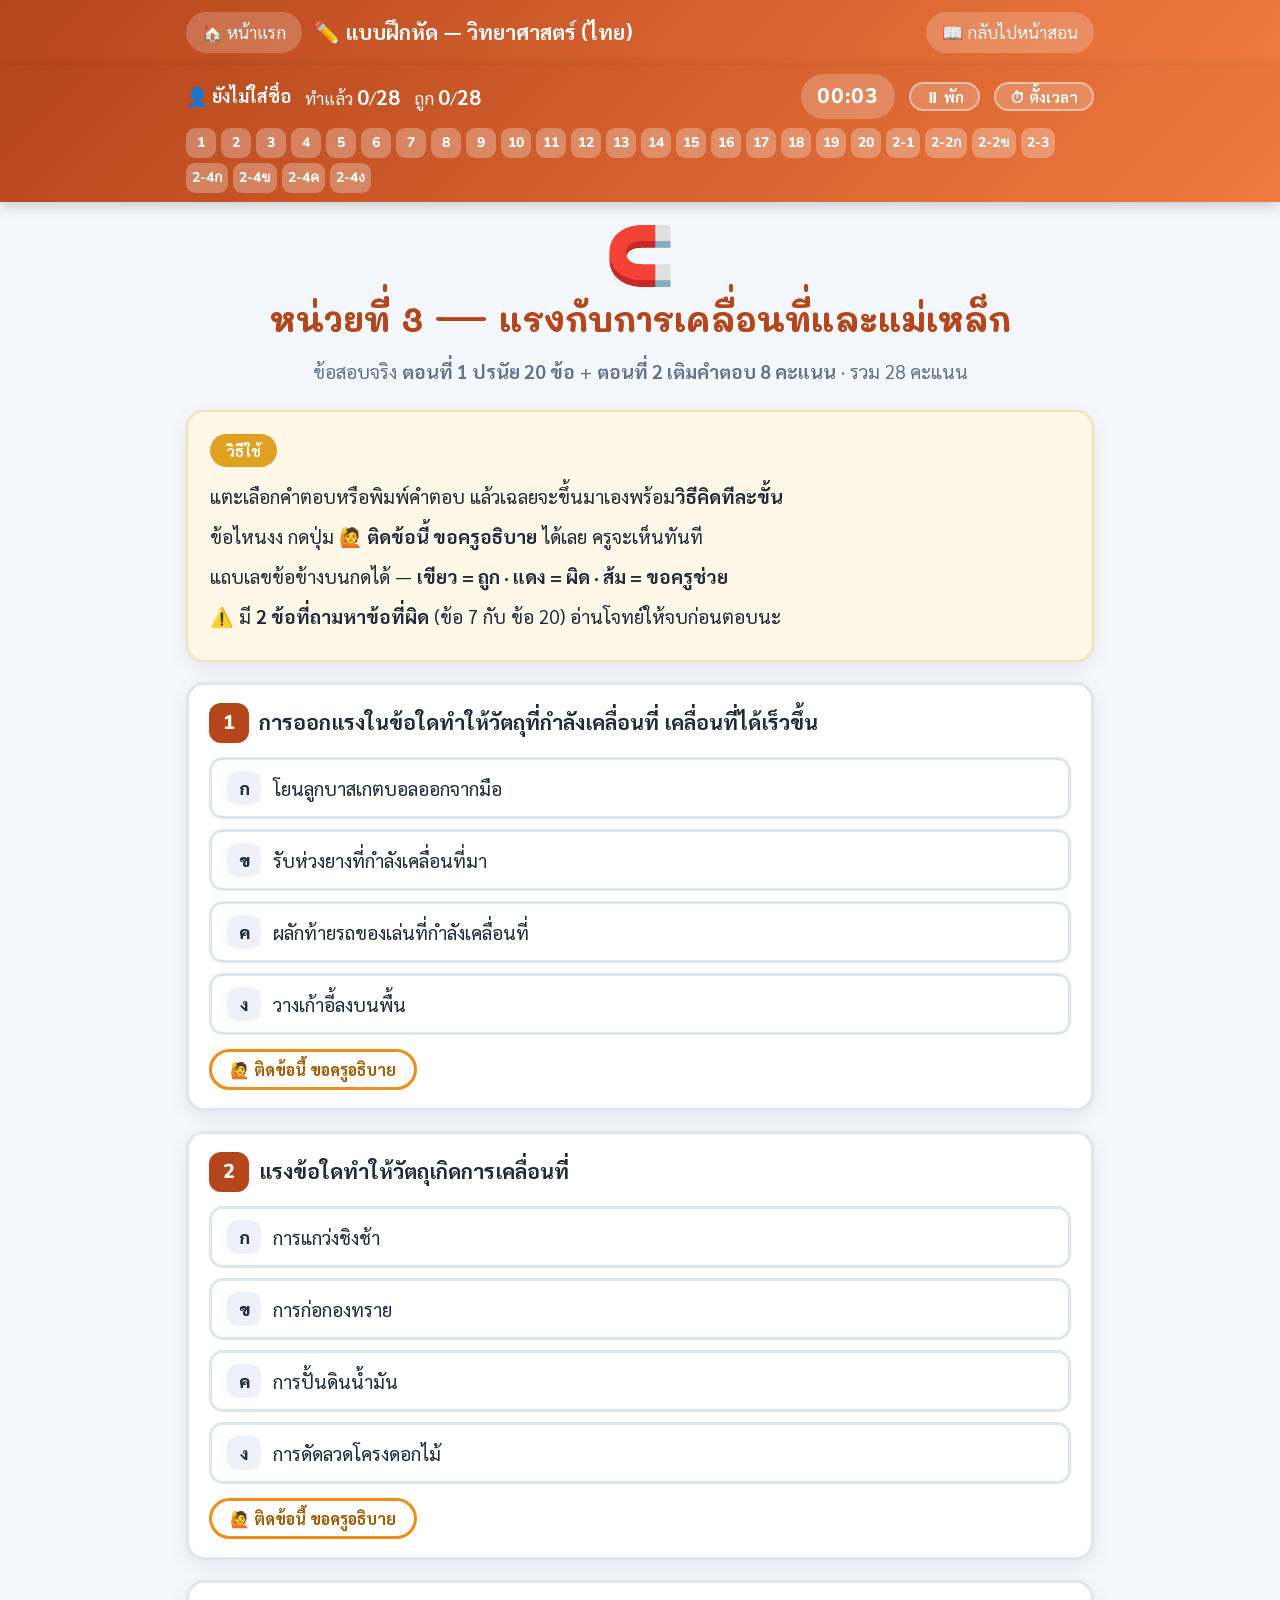
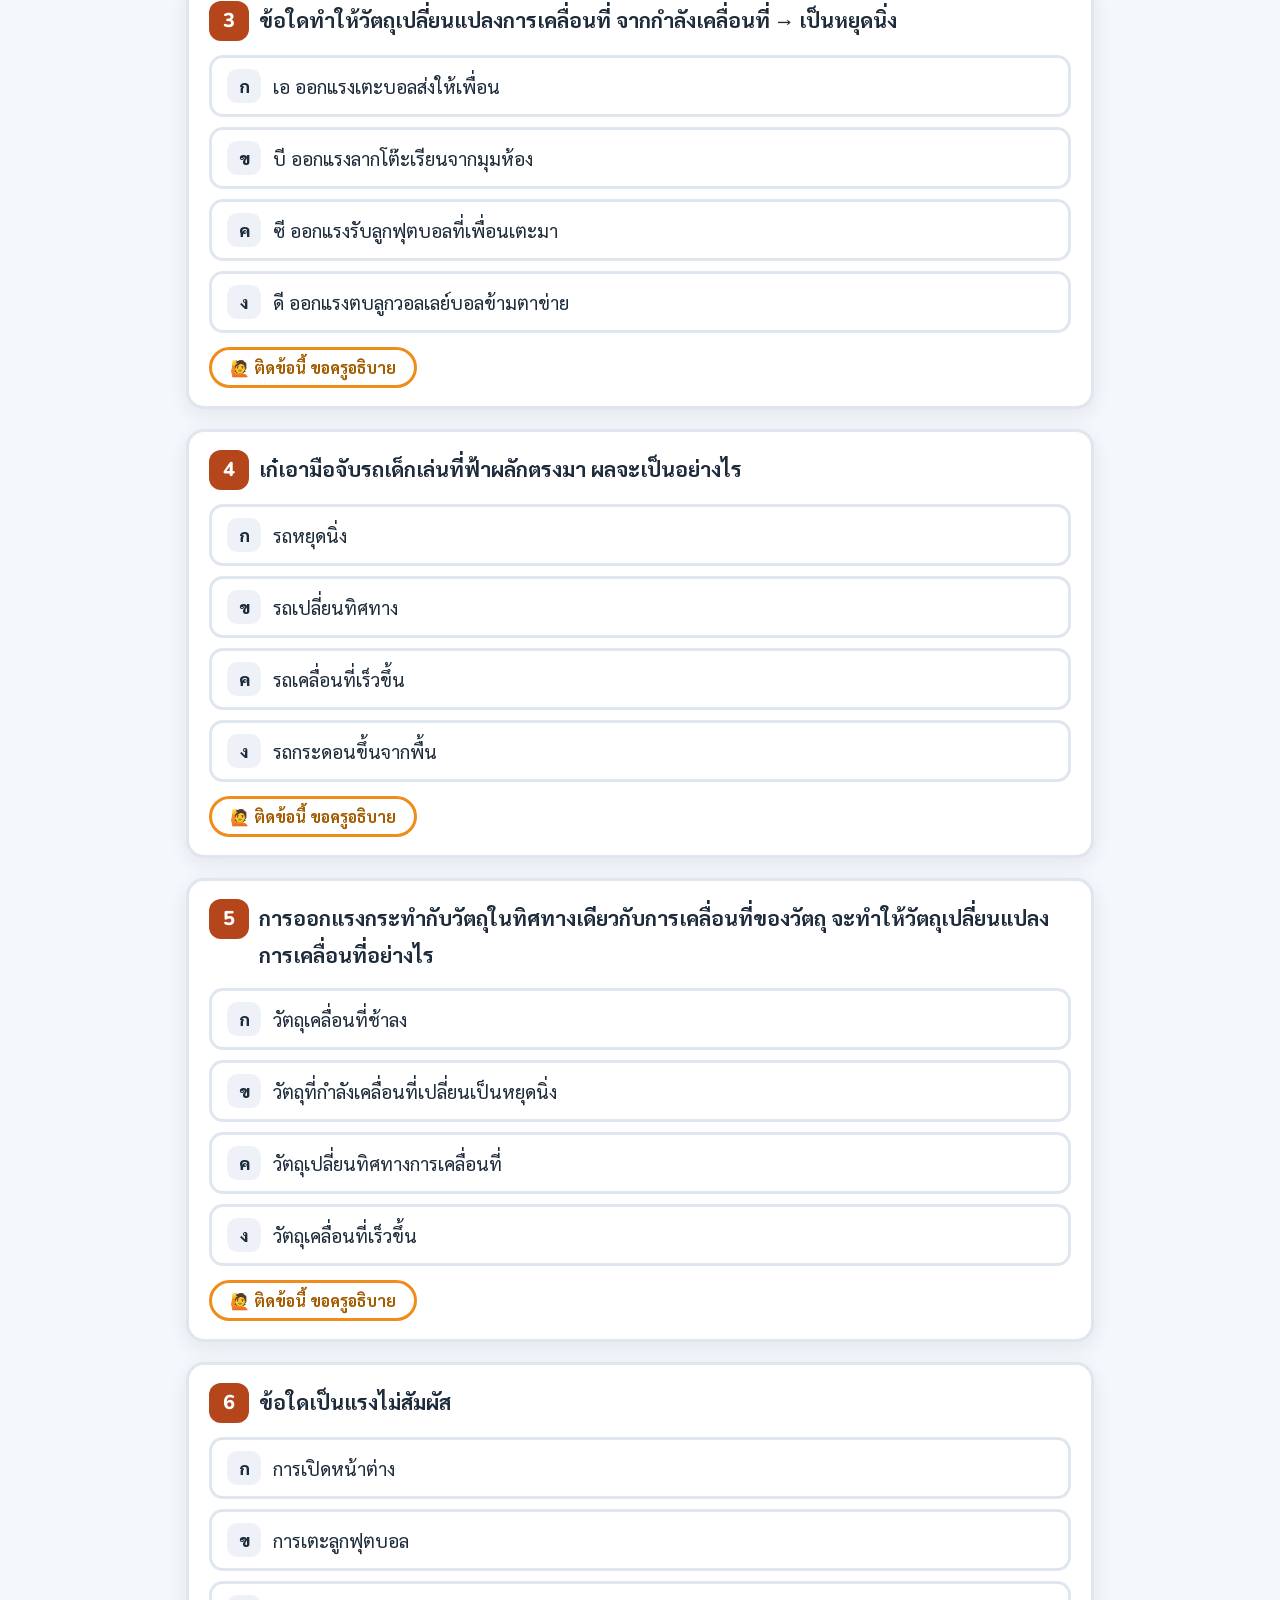
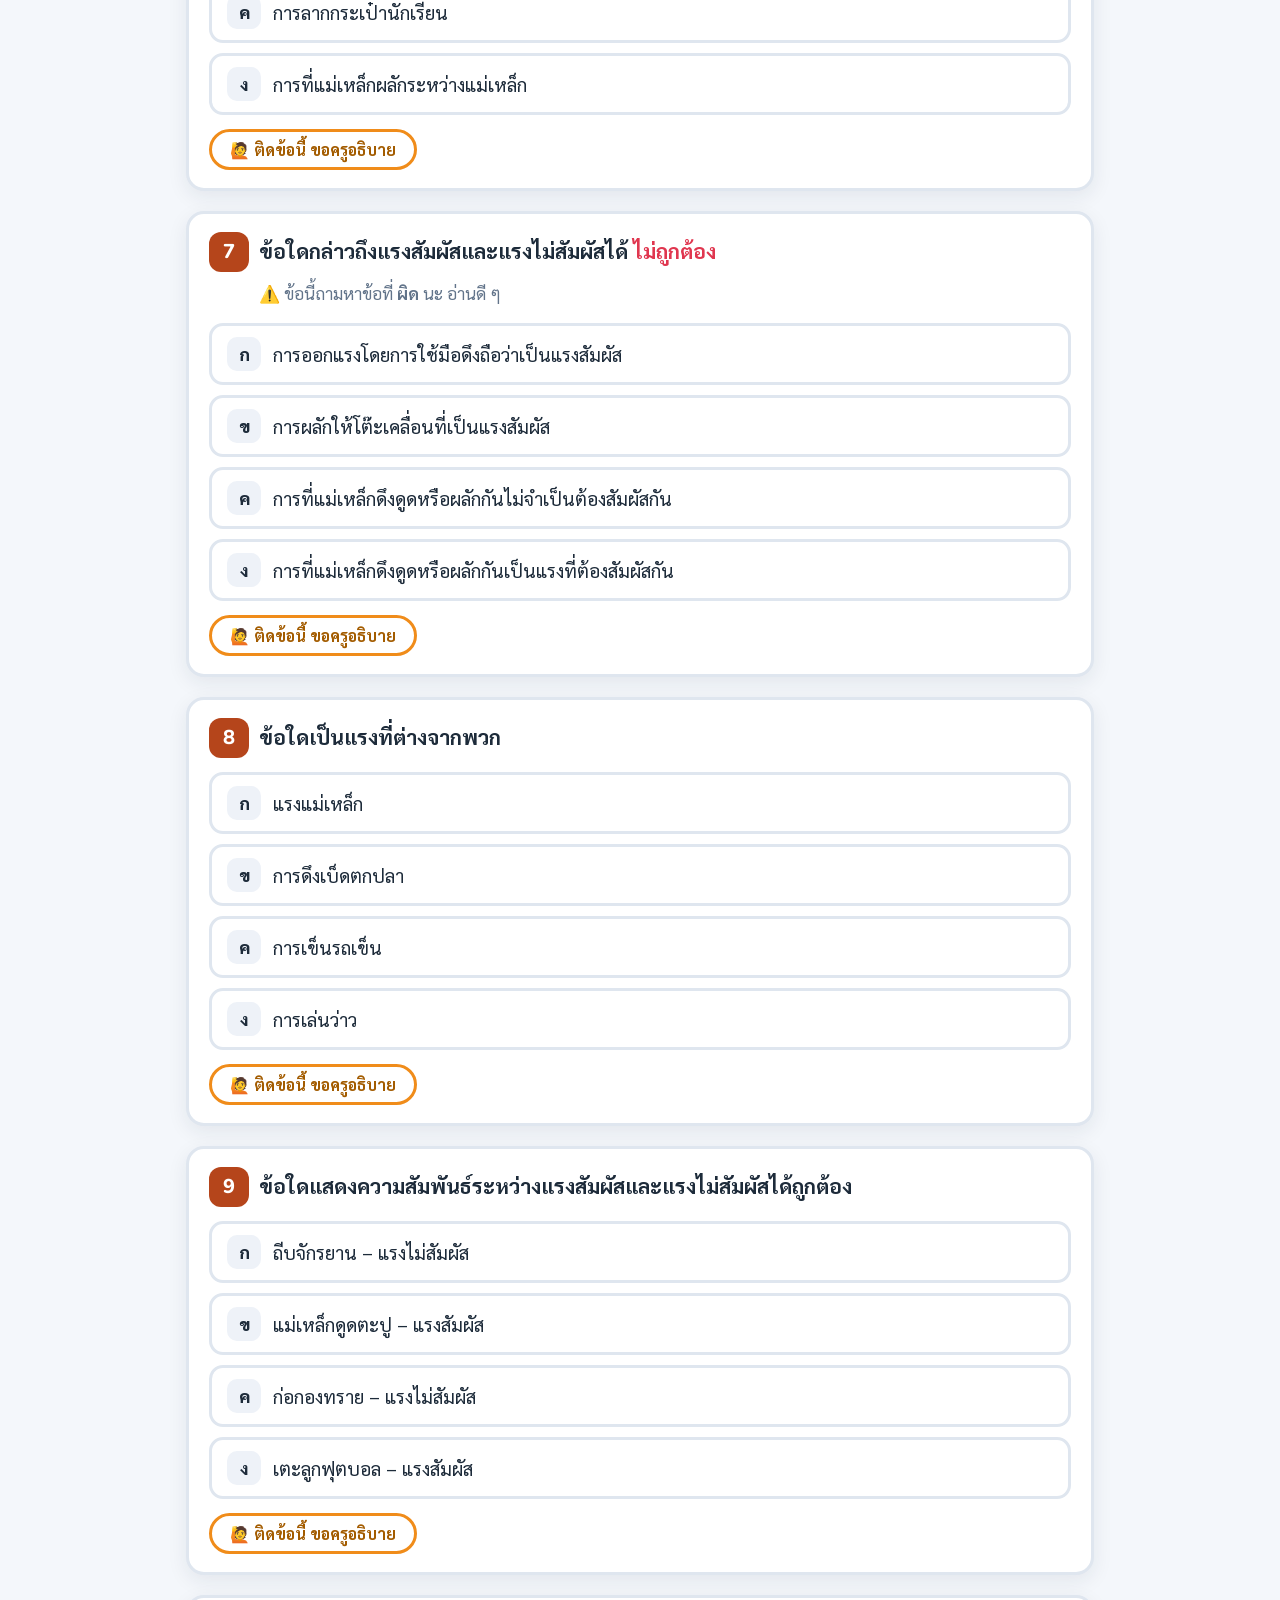
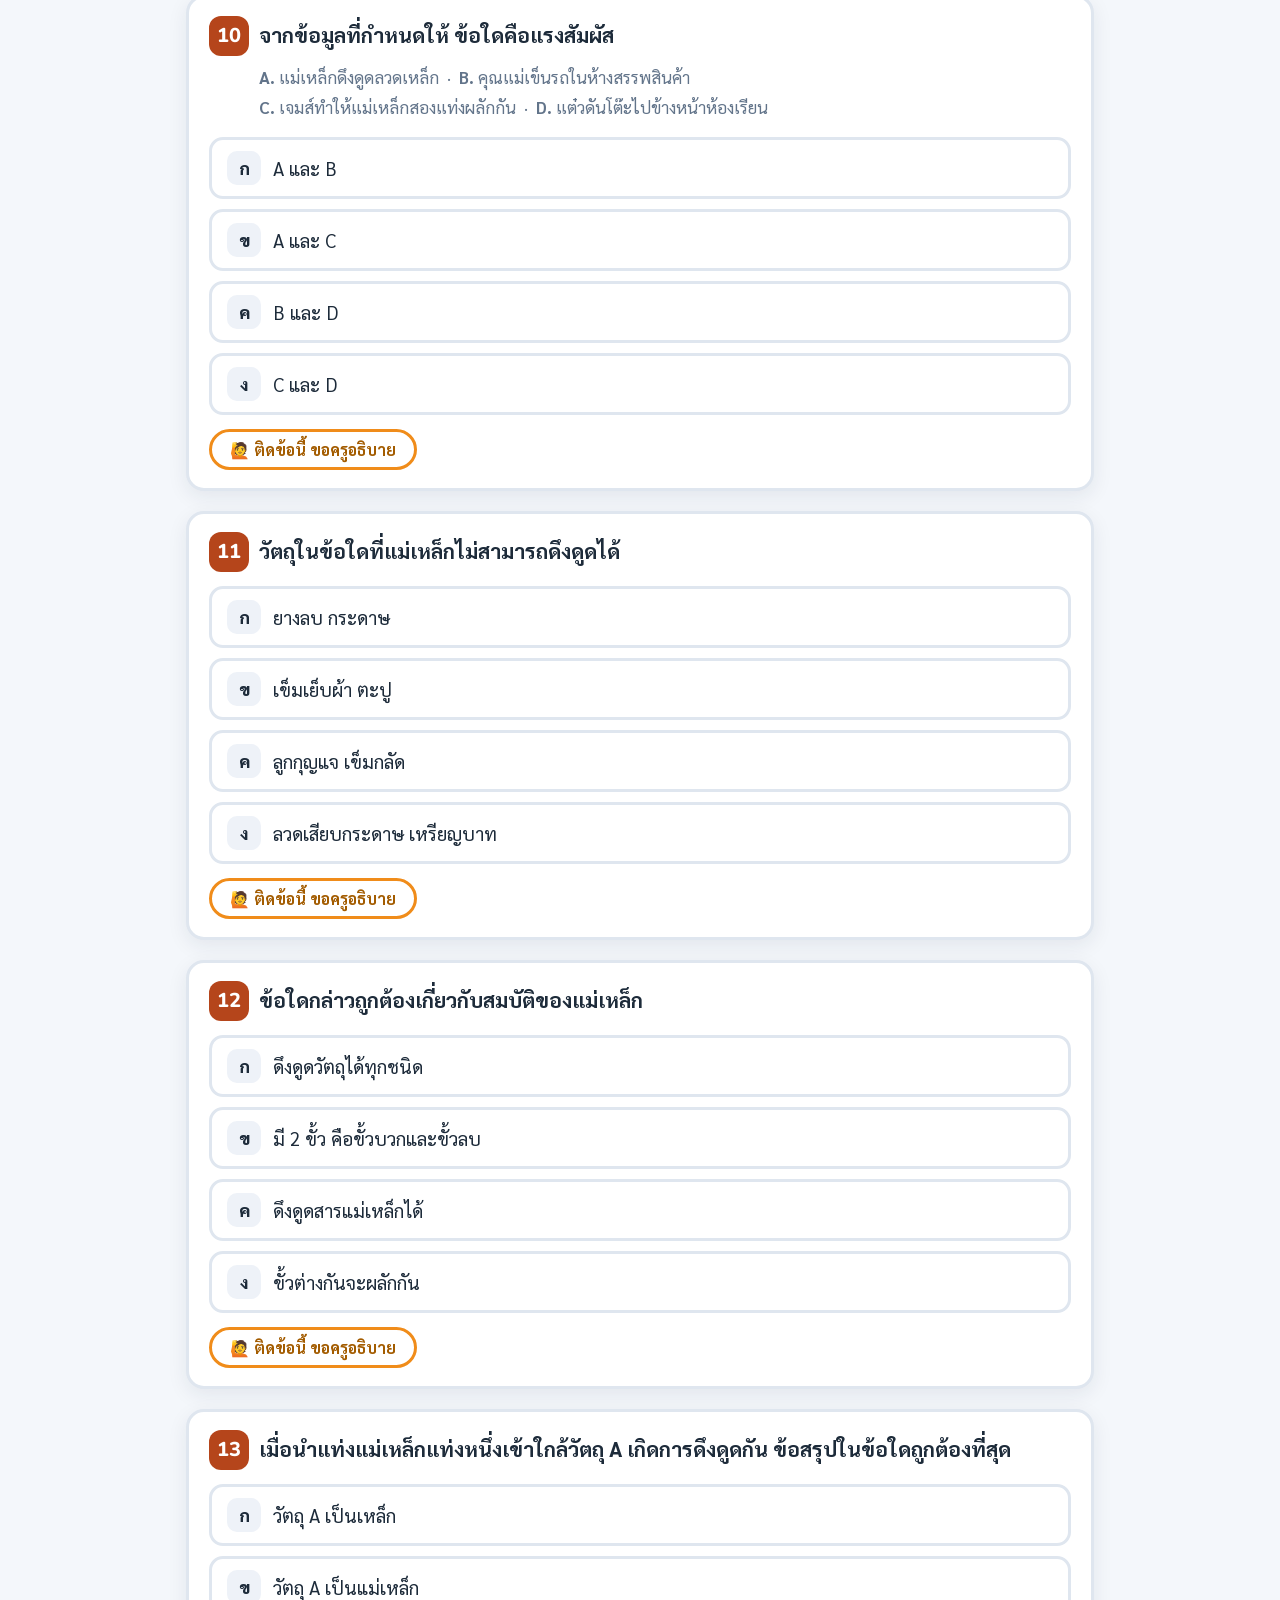
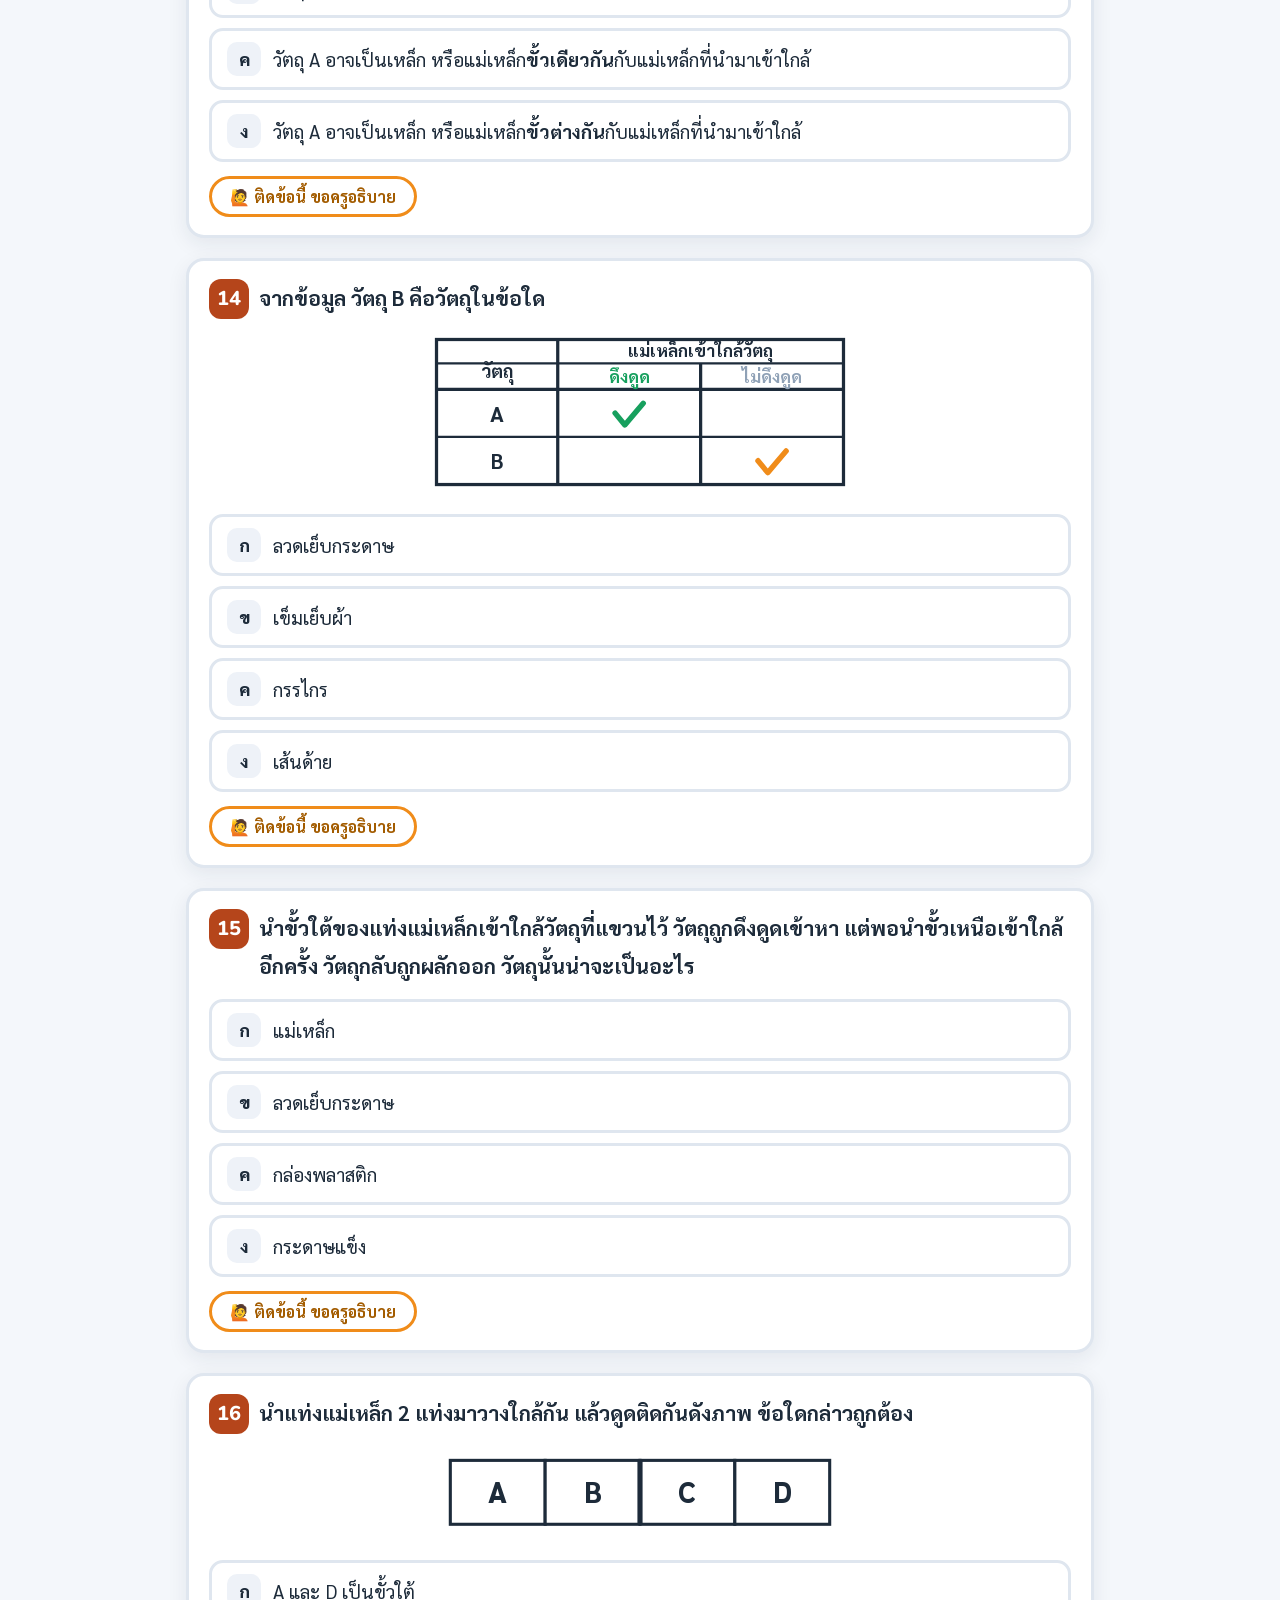
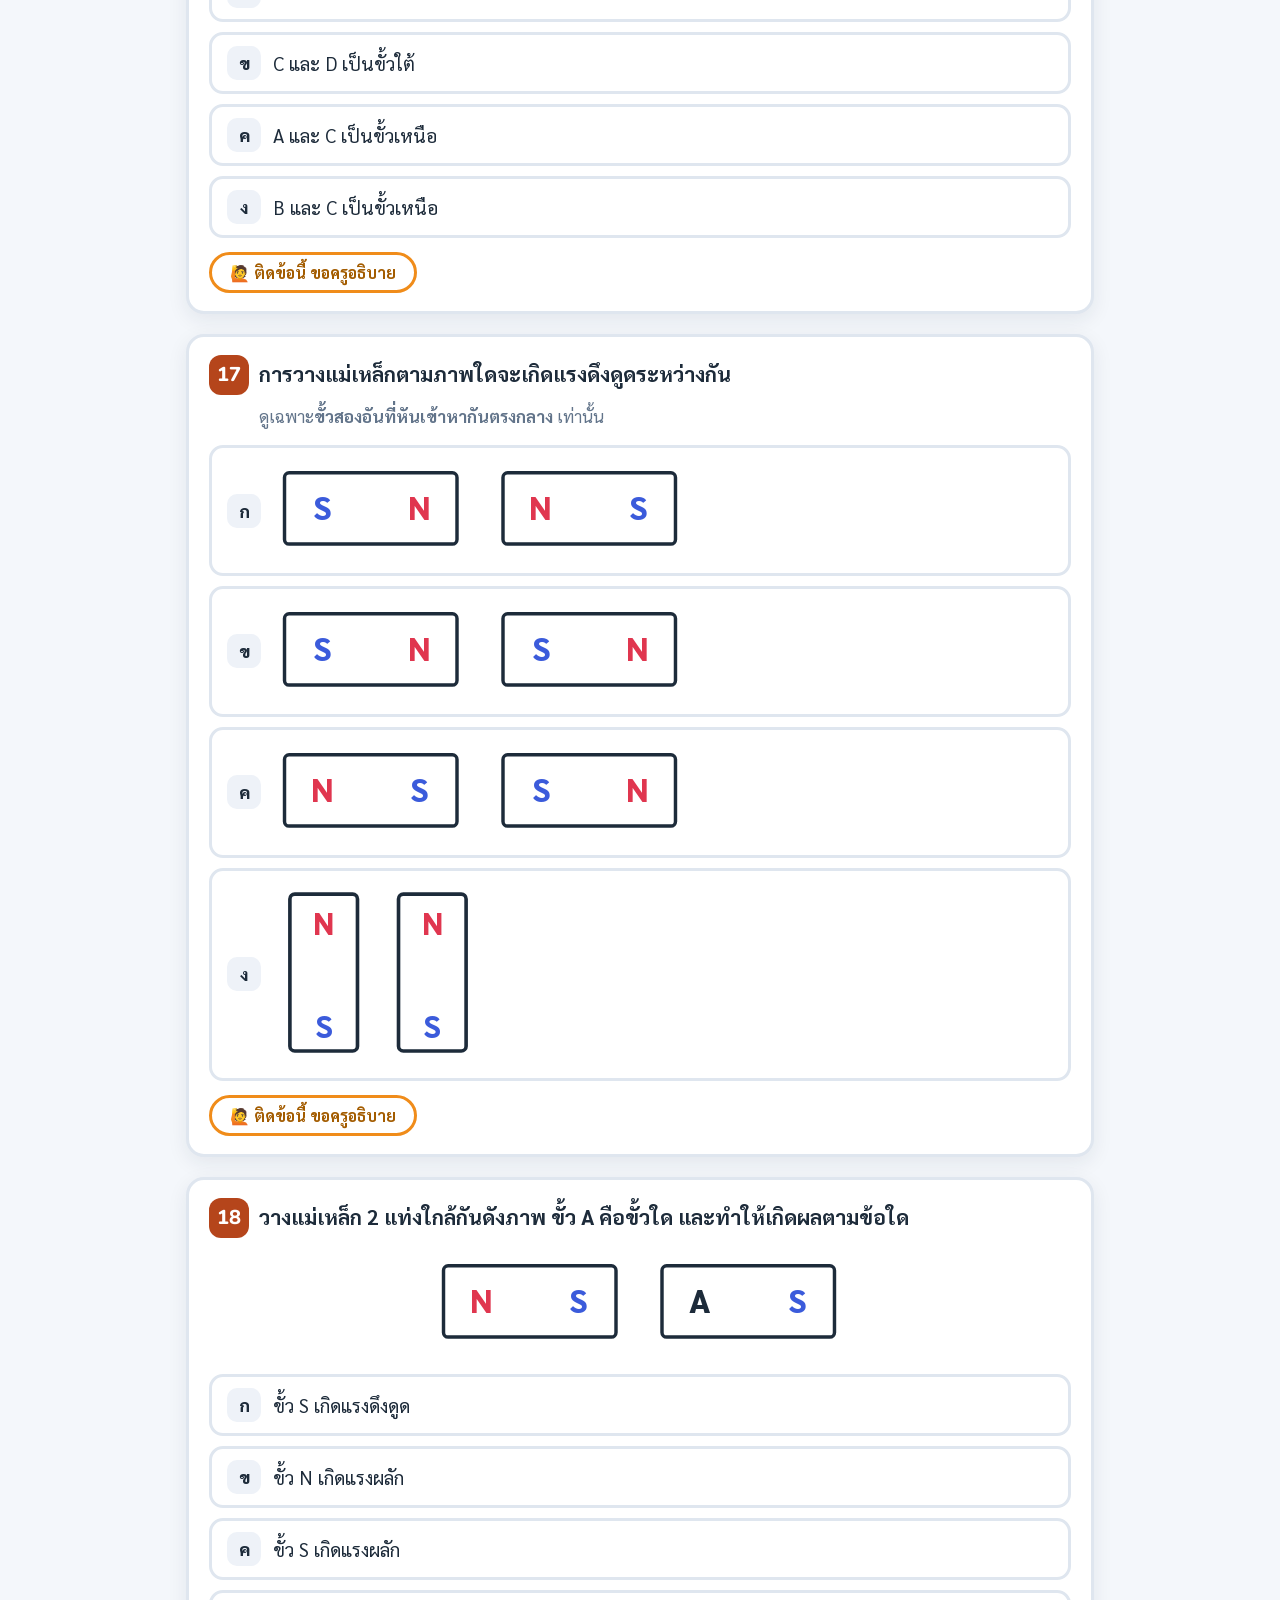
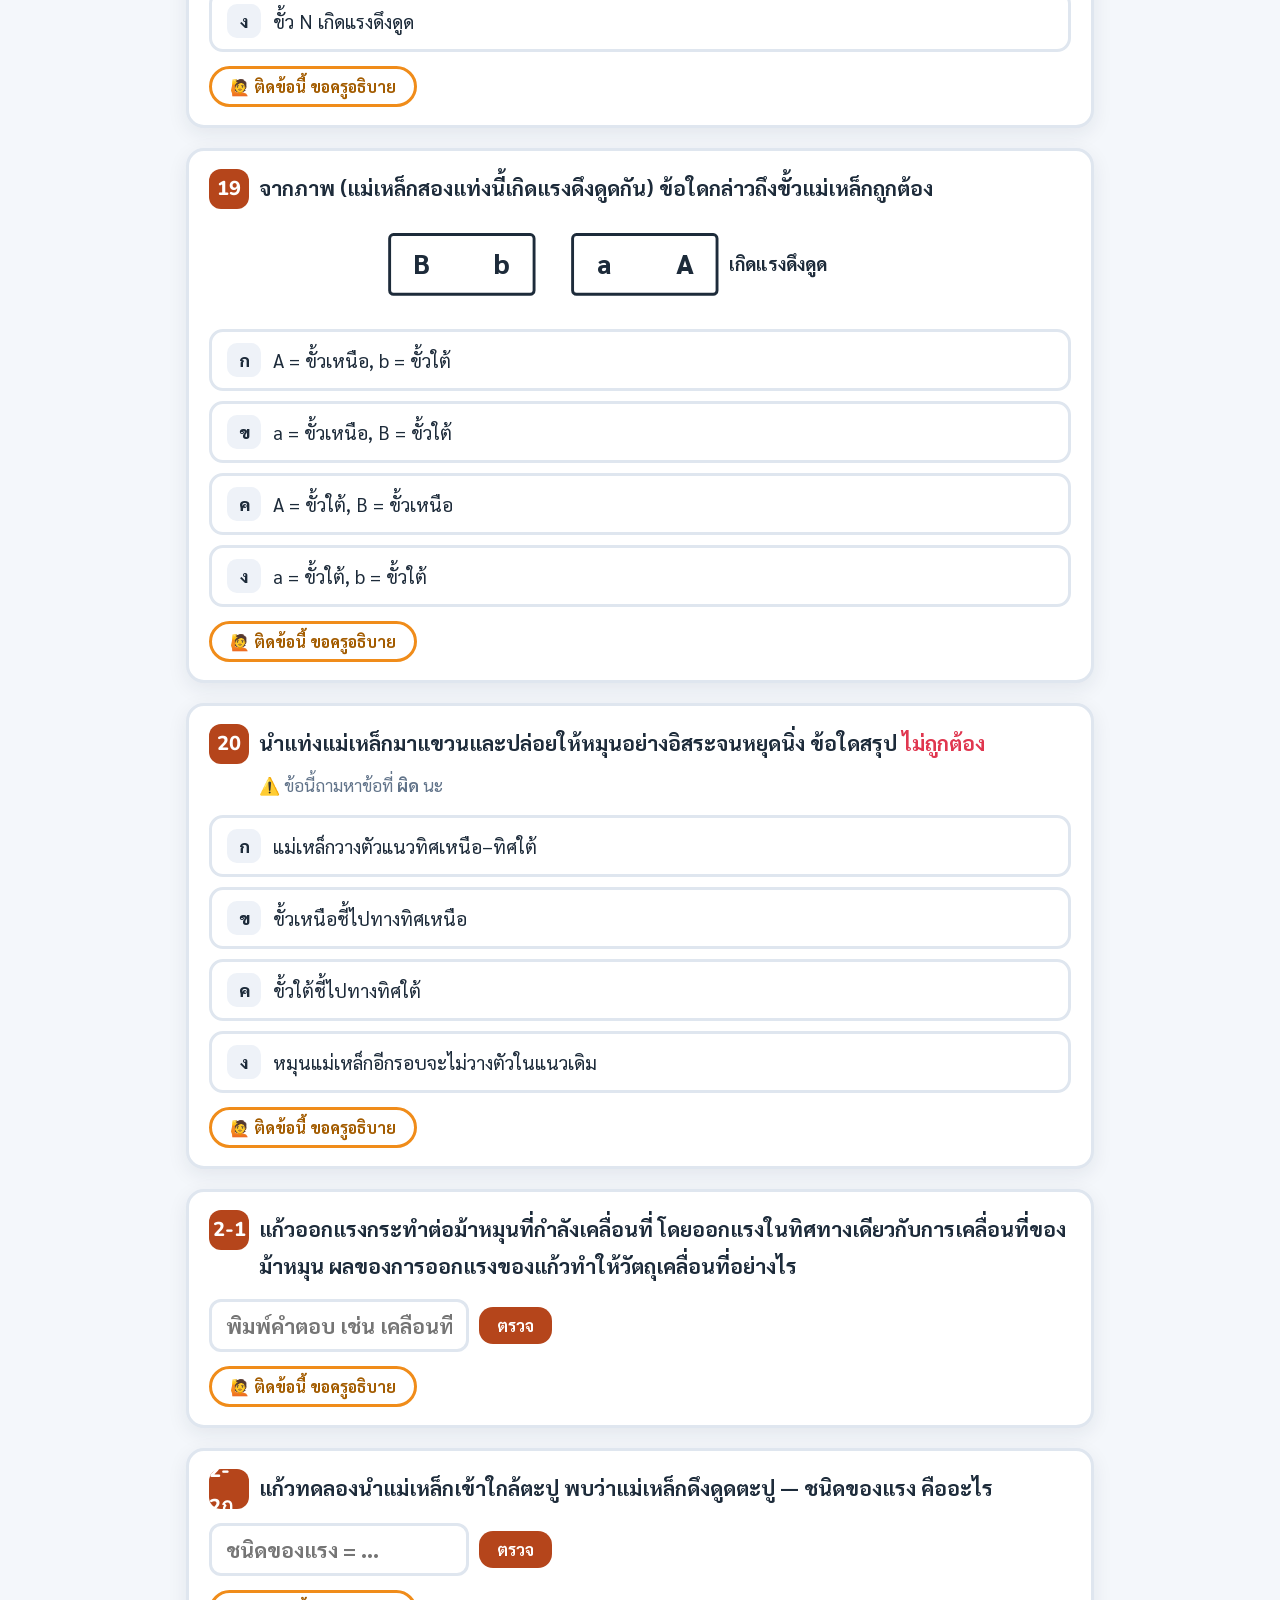
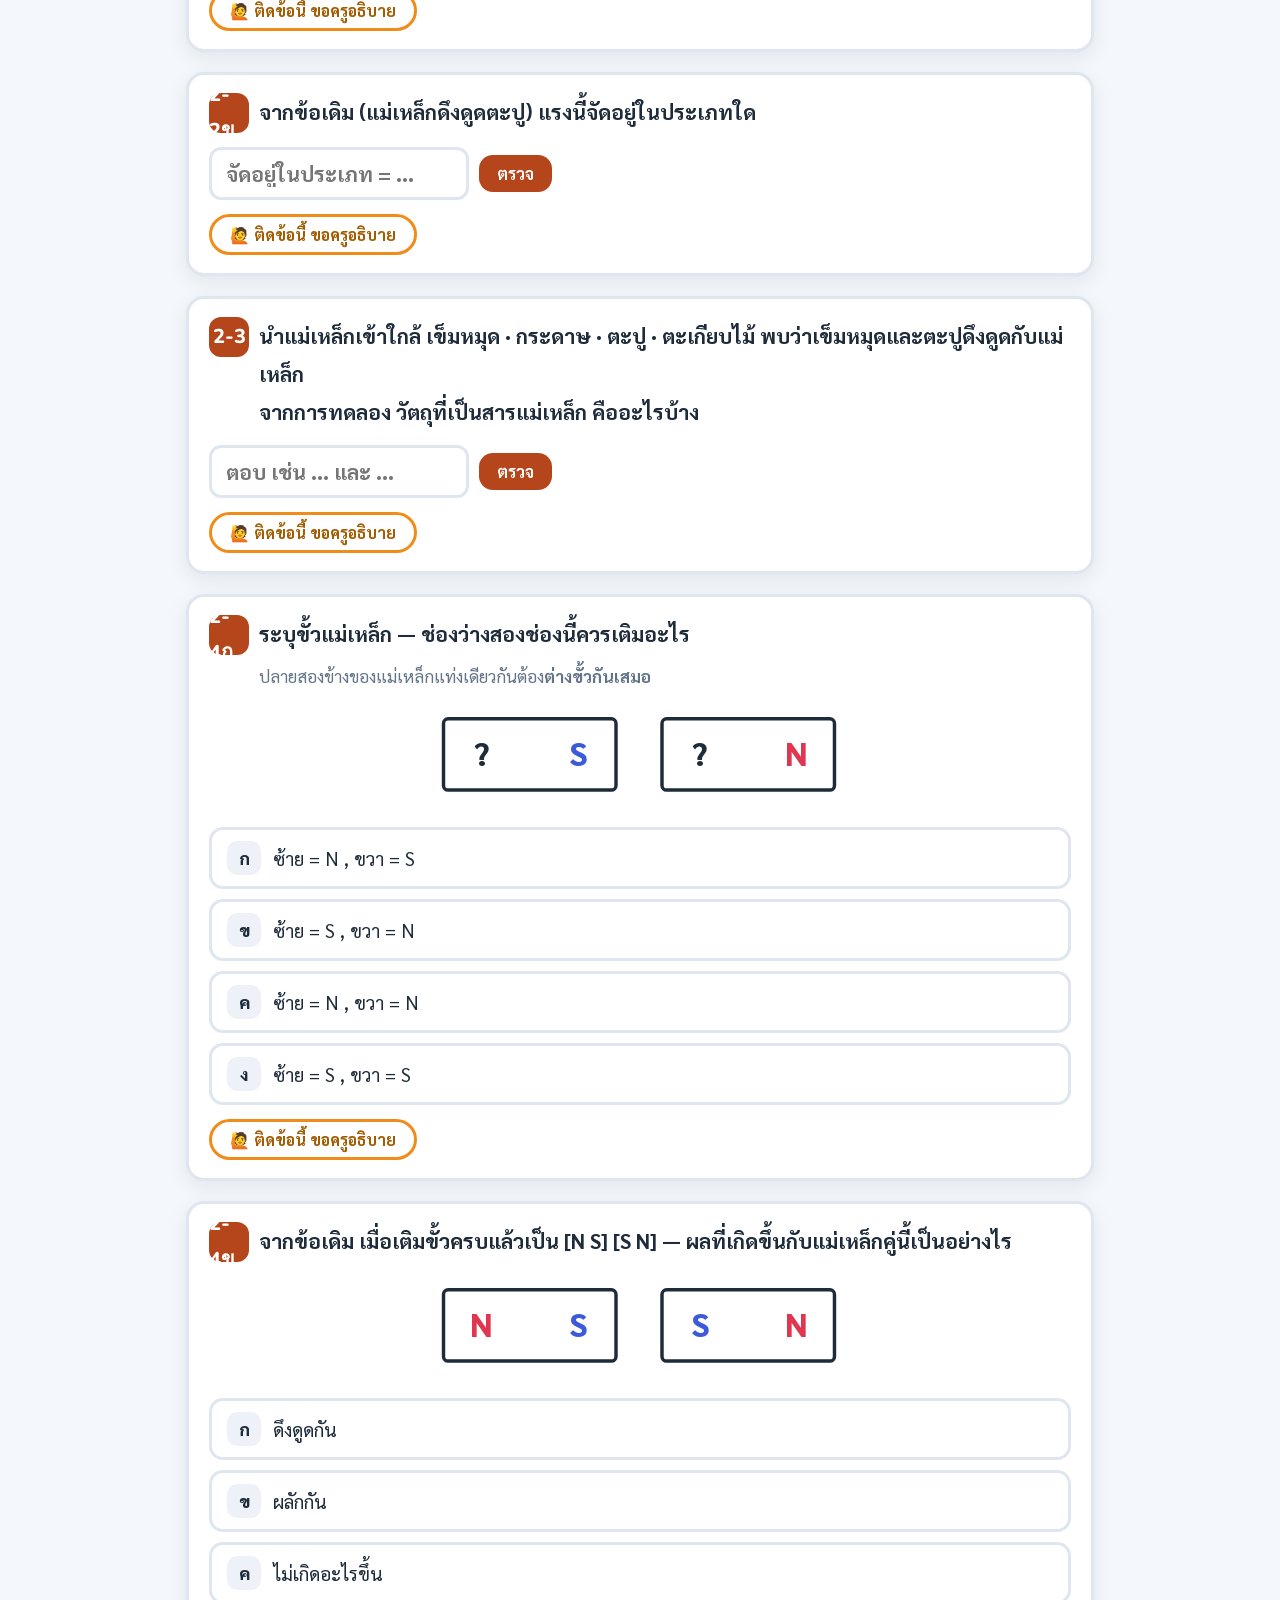
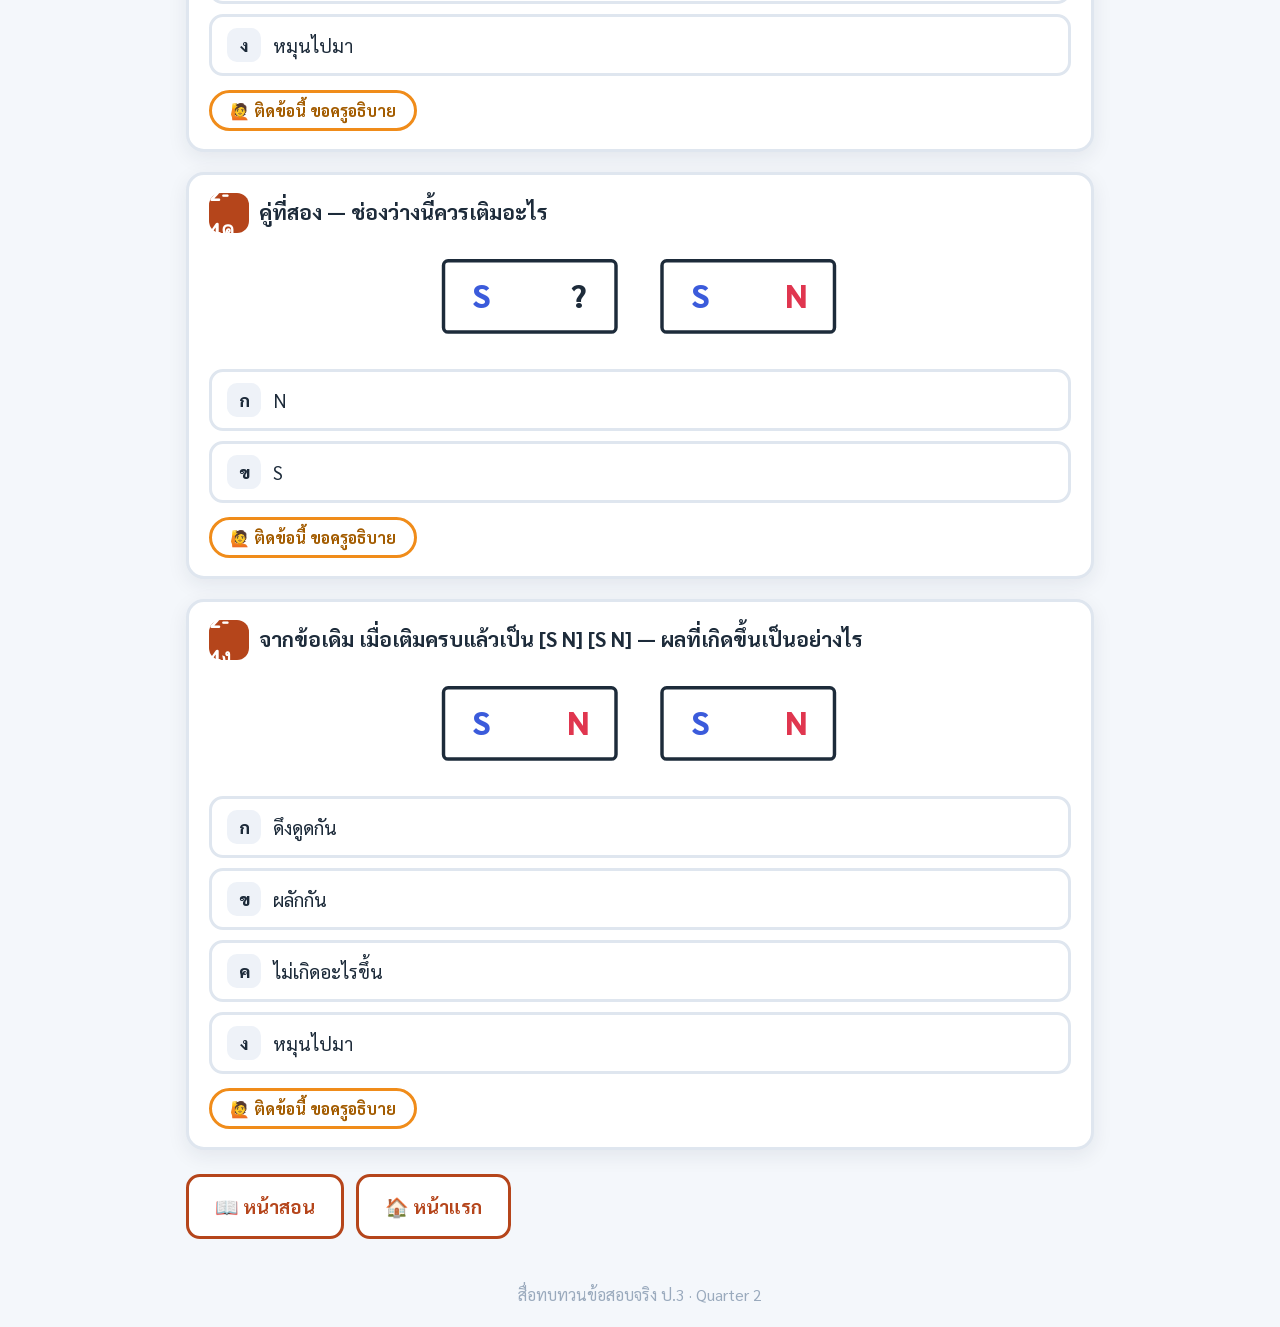
<file: sci-th/practice.html>
<!DOCTYPE html>
<html lang="th">
<head>
<meta charset="utf-8">
<meta name="viewport" content="width=device-width, initial-scale=1, viewport-fit=cover">
<title>แบบฝึกหัด — วิทยาศาสตร์ ป.3 แรงกับการเคลื่อนที่และแม่เหล็ก</title>
<link rel="preconnect" href="https://fonts.googleapis.com">
<link rel="preconnect" href="https://fonts.gstatic.com" crossorigin>
<link href="https://fonts.googleapis.com/css2?family=Sarabun:wght@400;700&family=Mali:wght@600;700&family=Nunito:wght@700;800&display=swap" rel="stylesheet">
<link rel="stylesheet" href="../assets/style.css">
</head>
<body class="vit">

<header class="topbar">
  <div class="wrap">
    <a class="back" href="../index.html">🏠 หน้าแรก</a>
    <h1>✏️ แบบฝึกหัด — วิทยาศาสตร์ (ไทย)</h1>
    <a class="back" href="learn.html">📖 กลับไปหน้าสอน</a>
  </div>
</header>

<main class="wrap">

  <div class="hero" style="padding:22px 0 4px">
    <div class="emoji">🧲</div>
    <h1>หน่วยที่ 3 — แรงกับการเคลื่อนที่และแม่เหล็ก</h1>
    <p>ข้อสอบจริง <b>ตอนที่ 1 ปรนัย 20 ข้อ</b> + <b>ตอนที่ 2 เติมคำตอบ 8 คะแนน</b> · รวม 28 คะแนน</p>
  </div>

  <div class="card tip">
    <span class="label">วิธีใช้</span>
    <p style="margin:6px 0">แตะเลือกคำตอบหรือพิมพ์คำตอบ แล้วเฉลยจะขึ้นมาเองพร้อม<b>วิธีคิดทีละขั้น</b></p>
    <p style="margin:6px 0">ข้อไหนงง กดปุ่ม <b>🙋 ติดข้อนี้ ขอครูอธิบาย</b> ได้เลย ครูจะเห็นทันที</p>
    <p style="margin:6px 0">แถบเลขข้อข้างบนกดได้ — <b>เขียว = ถูก · แดง = ผิด · ส้ม = ขอครูช่วย</b></p>
    <p style="margin:6px 0">⚠️ มี <b>2 ข้อที่ถามหาข้อที่ผิด</b> (ข้อ 7 กับ ข้อ 20) อ่านโจทย์ให้จบก่อนตอบนะ</p>
  </div>

  <div class="helpbox" id="helpbox"></div>

  <div id="quiz"></div>

  <div class="card result" id="result"></div>

  <div class="btn-row">
    <a class="btn ghost" href="learn.html">📖 หน้าสอน</a>
    <a class="btn ghost" href="../index.html">🏠 หน้าแรก</a>
  </div>

  <p class="foot">สื่อทบทวนข้อสอบจริง ป.3 · Quarter 2</p>
</main>

<script src="../assets/qr.js"></script>
<script src="../assets/figures.js"></script>
<script src="../assets/data-sci-th.js"></script>
<script src="../assets/engine.js"></script>
<script>Quiz.init(DATA_SCI_TH);</script>
</body>
</html>
</file>
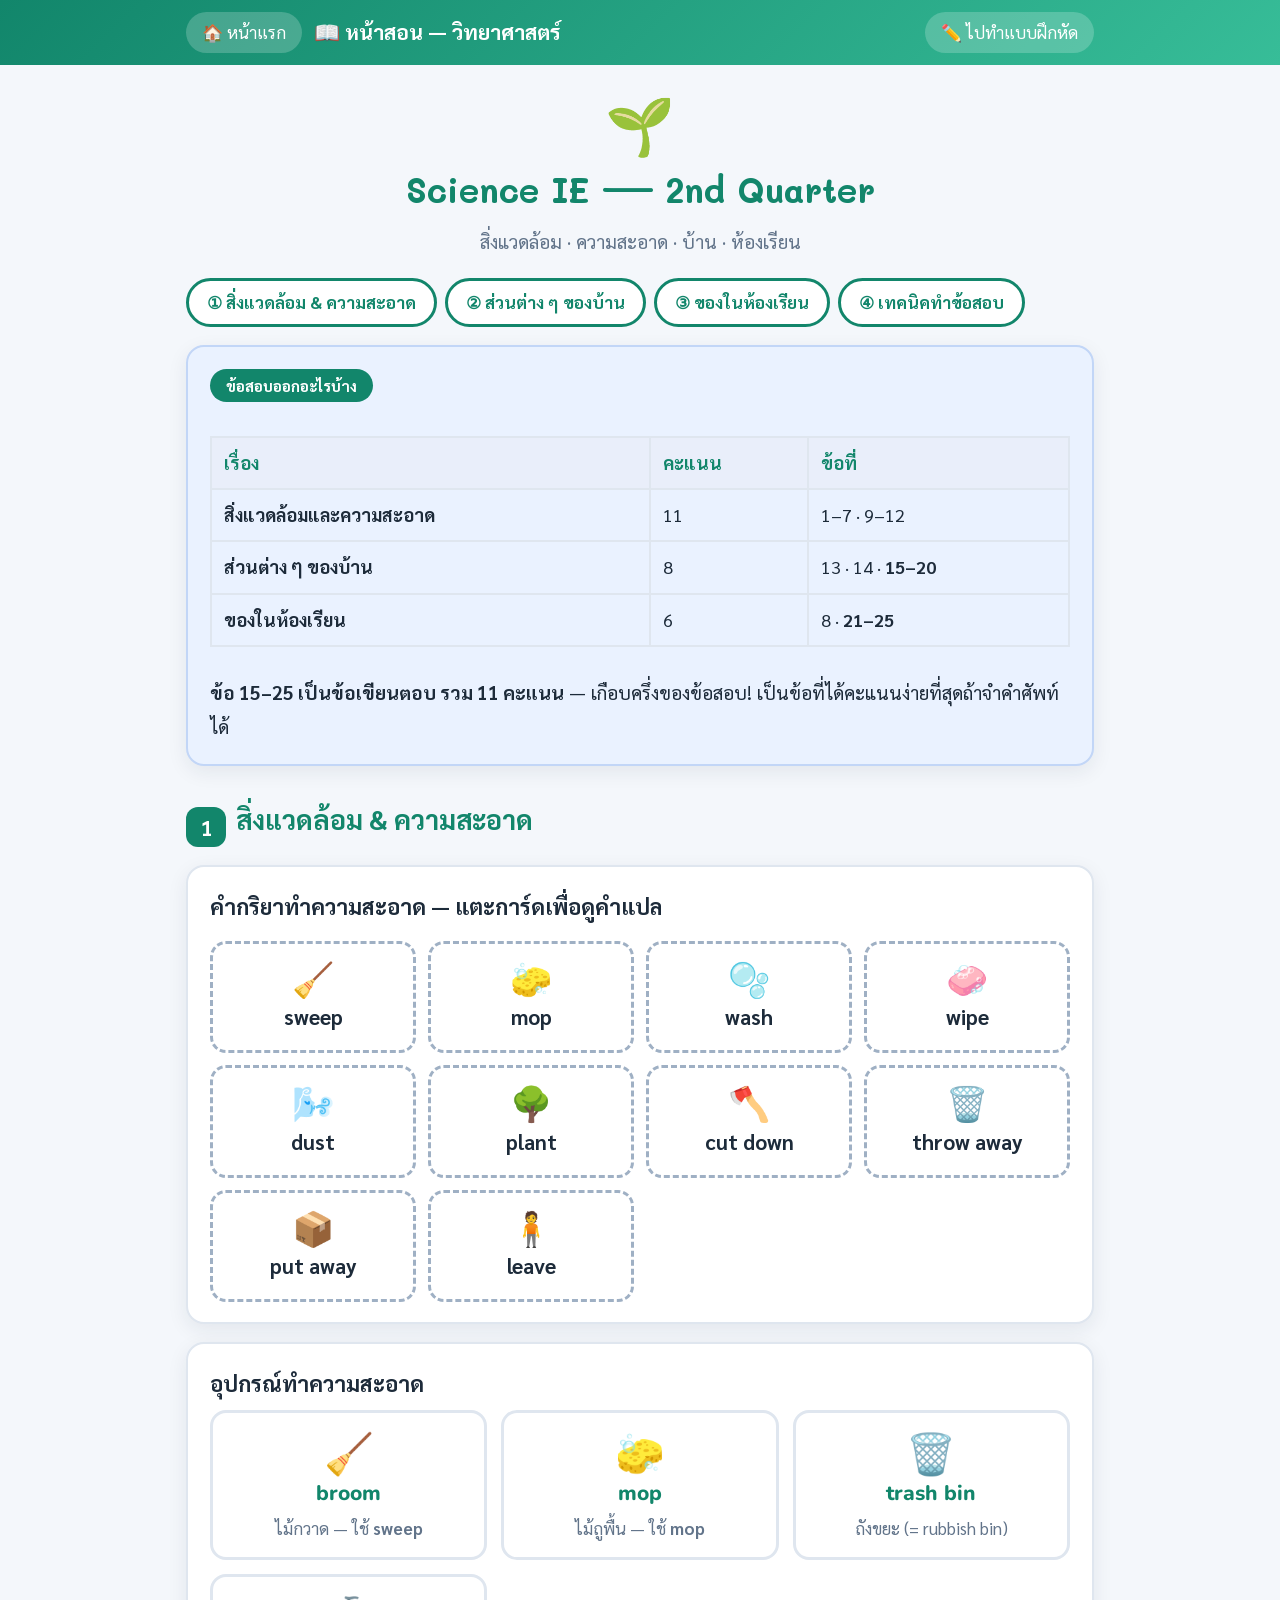
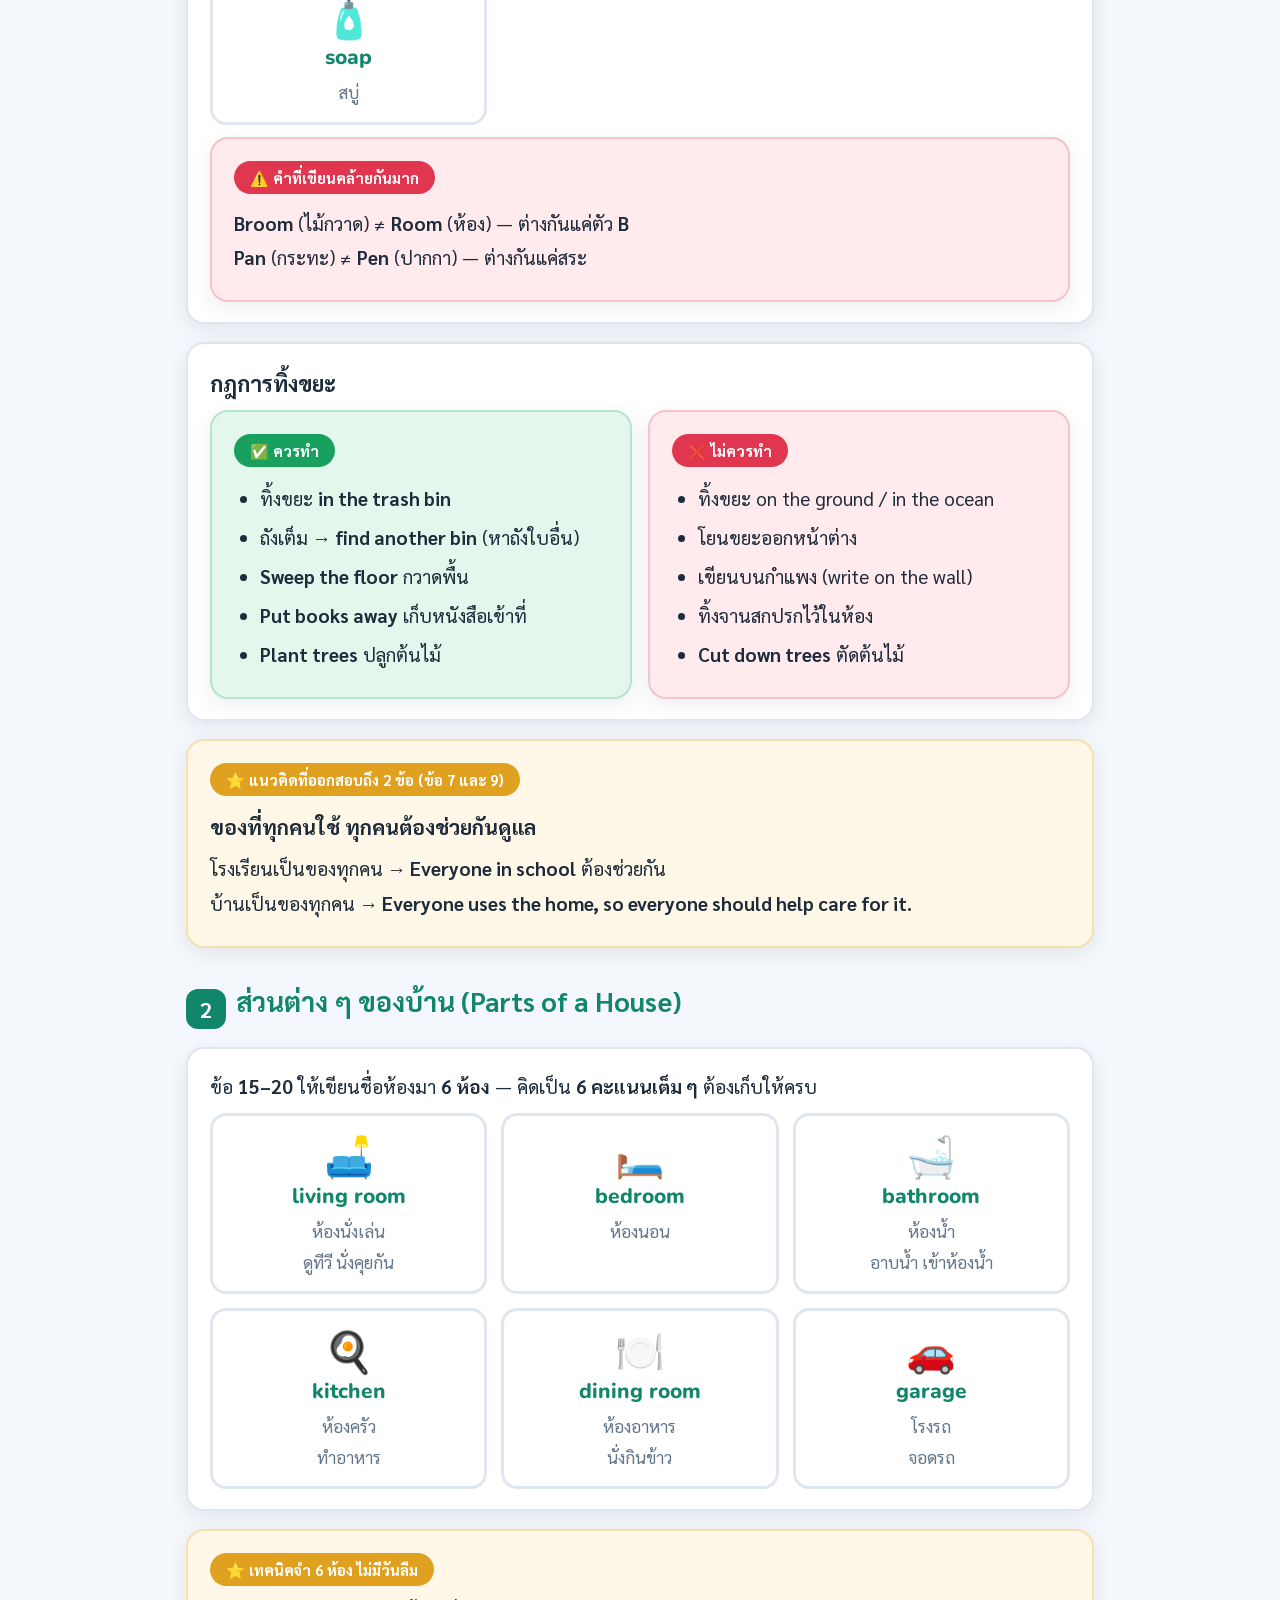
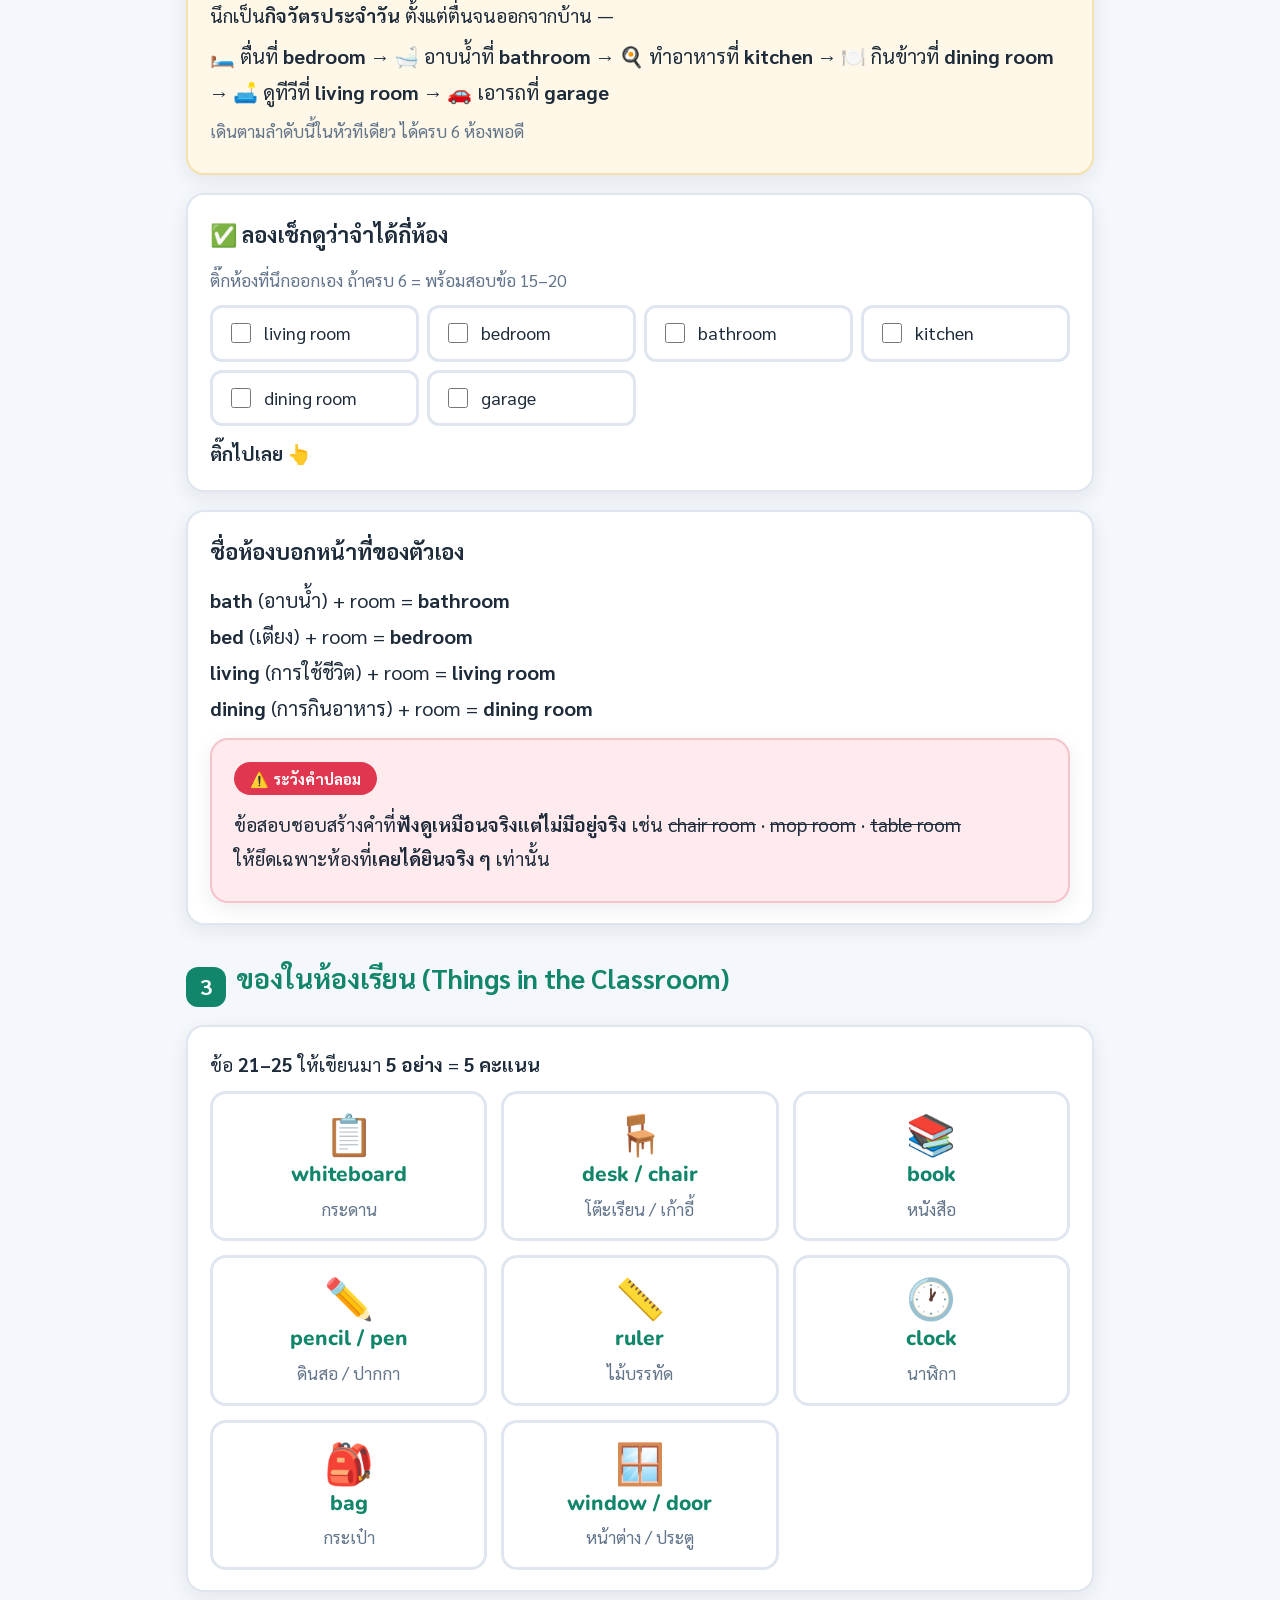
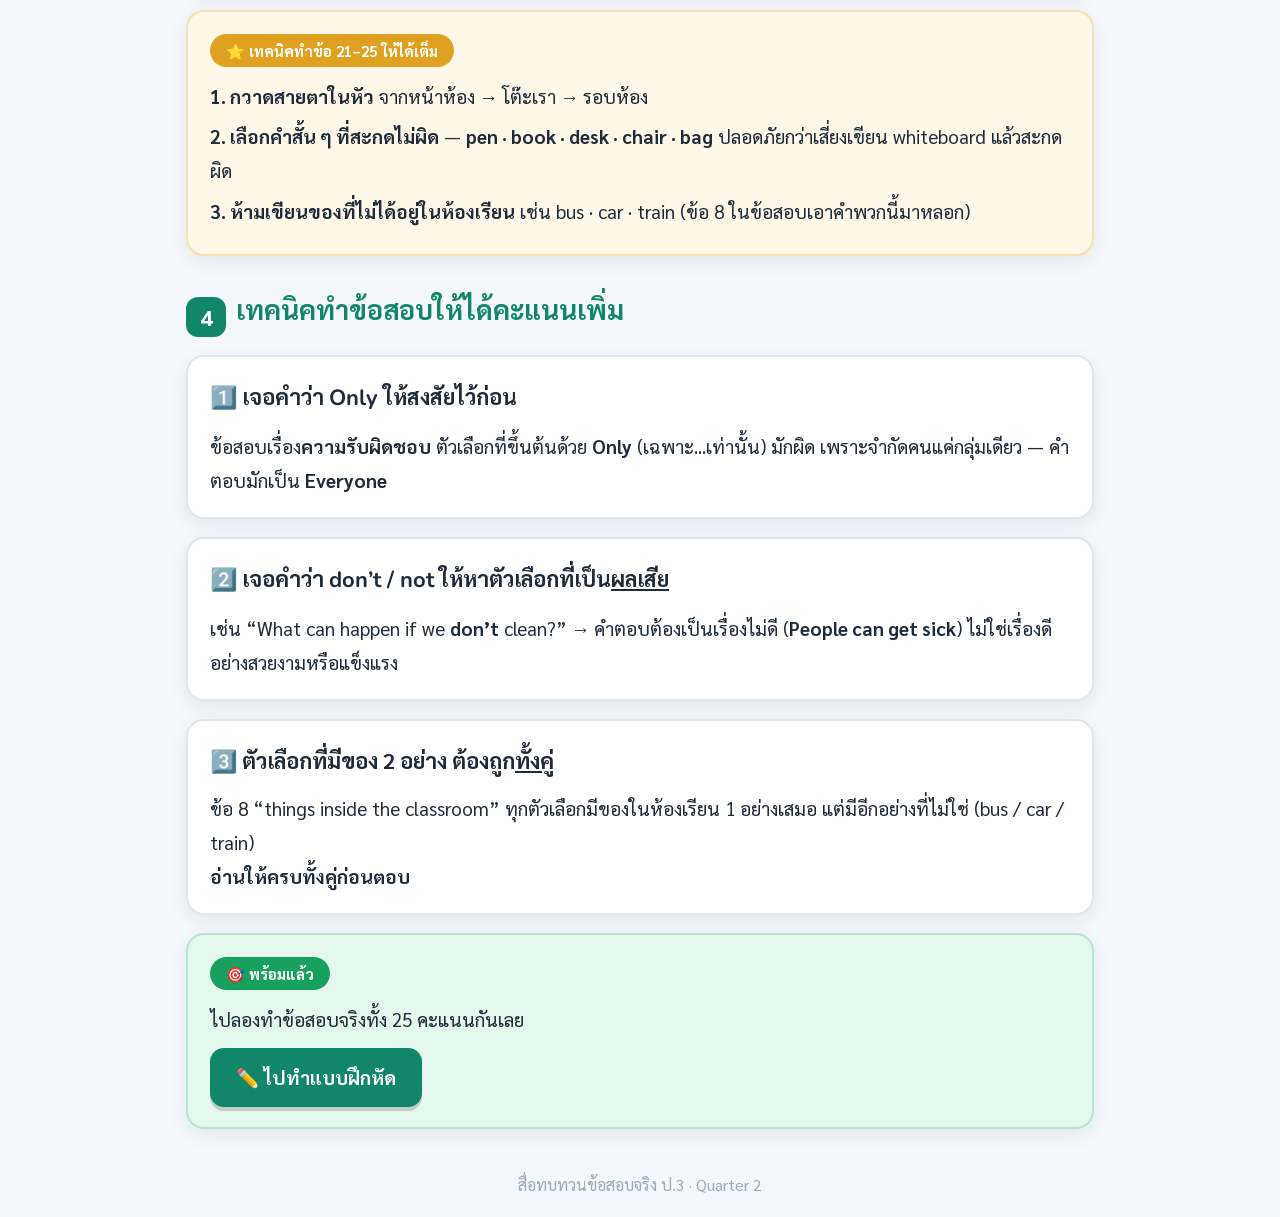
<file: science/learn.html>
<!DOCTYPE html>
<html lang="th">
<head>
<meta charset="utf-8">
<meta name="viewport" content="width=device-width, initial-scale=1, viewport-fit=cover">
<title>หน้าสอน — วิทยาศาสตร์ Quarter 2</title>
<link rel="preconnect" href="https://fonts.googleapis.com">
<link rel="preconnect" href="https://fonts.gstatic.com" crossorigin>
<link href="https://fonts.googleapis.com/css2?family=Sarabun:wght@400;700&family=Mali:wght@600;700&family=Nunito:wght@700;800&display=swap" rel="stylesheet">
<link rel="stylesheet" href="../assets/style.css">
<style>
  .jump { display:flex; gap:8px; flex-wrap:wrap; margin:14px 0; }
  .jump a { background:#fff; border:3px solid var(--theme); color:var(--theme); border-radius:999px;
            padding:6px 18px; text-decoration:none; font-weight:700; font-size:17px; }
  .rooms { display:grid; gap:14px; grid-template-columns:repeat(auto-fit,minmax(210px,1fr)); }
  .room { background:#fff; border:3px solid var(--line); border-radius:16px; padding:14px; text-align:center; }
  .room .e { font-size:40px; line-height:1.2; }
  .room .n { font-family:'Nunito',sans-serif; font-size:21px; font-weight:800; color:var(--theme); }
  .room .t { font-size:17px; color:var(--ink-soft); }
  .check { display:grid; gap:8px; grid-template-columns:repeat(auto-fit,minmax(190px,1fr)); }
  .check label { background:#fff; border:3px solid var(--line); border-radius:12px; padding:9px 14px;
                 cursor:pointer; display:flex; gap:10px; align-items:center; font-size:18px; }
  .check input { width:20px; height:20px; }
  .check label.on { background:var(--ok-soft); border-color:var(--ok); }
</style>
</head>
<body class="sci">

<header class="topbar">
  <div class="wrap">
    <a class="back" href="../index.html">🏠 หน้าแรก</a>
    <h1>📖 หน้าสอน — วิทยาศาสตร์</h1>
    <a class="back" href="practice.html">✏️ ไปทำแบบฝึกหัด</a>
  </div>
</header>

<main class="wrap">

  <div class="hero">
    <div class="emoji">🌱</div>
    <h1>Science IE — 2nd Quarter</h1>
    <p>สิ่งแวดล้อม · ความสะอาด · บ้าน · ห้องเรียน</p>
  </div>

  <div class="jump">
    <a href="#clean">① สิ่งแวดล้อม &amp; ความสะอาด</a>
    <a href="#house">② ส่วนต่าง ๆ ของบ้าน</a>
    <a href="#classroom">③ ของในห้องเรียน</a>
    <a href="#trick">④ เทคนิคทำข้อสอบ</a>
  </div>

  <div class="card key">
    <span class="label">ข้อสอบออกอะไรบ้าง</span>
    <div class="scroll"><table>
      <tr><th>เรื่อง</th><th>คะแนน</th><th>ข้อที่</th></tr>
      <tr><td><b>สิ่งแวดล้อมและความสะอาด</b></td><td>11</td><td>1–7 · 9–12</td></tr>
      <tr><td><b>ส่วนต่าง ๆ ของบ้าน</b></td><td>8</td><td>13 · 14 · <b>15–20</b></td></tr>
      <tr><td><b>ของในห้องเรียน</b></td><td>6</td><td>8 · <b>21–25</b></td></tr>
    </table></div>
    <p style="margin:8px 0 0"><b>ข้อ 15–25 เป็นข้อเขียนตอบ รวม 11 คะแนน</b> —
      เกือบครึ่งของข้อสอบ! เป็นข้อที่ได้คะแนนง่ายที่สุดถ้าจำคำศัพท์ได้</p>
  </div>

  <!-- ============ 1 ============ -->
  <h2 id="clean"><span class="num">1</span>สิ่งแวดล้อม &amp; ความสะอาด</h2>

  <div class="card">
    <h3>คำกริยาทำความสะอาด — แตะการ์ดเพื่อดูคำแปล</h3>
    <div class="dcards" id="verbs"></div>
  </div>

  <div class="card">
    <h3>อุปกรณ์ทำความสะอาด</h3>
    <div class="rooms">
      <div class="room"><div class="e">🧹</div><div class="n">broom</div><div class="t">ไม้กวาด — ใช้ <b>sweep</b></div></div>
      <div class="room"><div class="e">🧽</div><div class="n">mop</div><div class="t">ไม้ถูพื้น — ใช้ <b>mop</b></div></div>
      <div class="room"><div class="e">🗑️</div><div class="n">trash bin</div><div class="t">ถังขยะ (= rubbish bin)</div></div>
      <div class="room"><div class="e">🧴</div><div class="n">soap</div><div class="t">สบู่</div></div>
    </div>
    <div class="card warn" style="margin:12px 0 0">
      <span class="label">⚠️ คำที่เขียนคล้ายกันมาก</span>
      <p style="margin:6px 0"><b>Broom</b> (ไม้กวาด) ≠ <b>Room</b> (ห้อง) — ต่างกันแค่ตัว <b>B</b><br>
        <b>Pan</b> (กระทะ) ≠ <b>Pen</b> (ปากกา) — ต่างกันแค่สระ</p>
    </div>
  </div>

  <div class="card">
    <h3>กฎการทิ้งขยะ</h3>
    <div class="grid2">
      <div class="card good" style="margin:0">
        <span class="label">✅ ควรทำ</span>
        <ul style="margin:8px 0 0">
          <li>ทิ้งขยะ <b>in the trash bin</b></li>
          <li>ถังเต็ม → <b>find another bin</b> (หาถังใบอื่น)</li>
          <li><b>Sweep the floor</b> กวาดพื้น</li>
          <li><b>Put books away</b> เก็บหนังสือเข้าที่</li>
          <li><b>Plant trees</b> ปลูกต้นไม้</li>
        </ul>
      </div>
      <div class="card warn" style="margin:0">
        <span class="label">❌ ไม่ควรทำ</span>
        <ul style="margin:8px 0 0">
          <li>ทิ้งขยะ on the ground / in the ocean</li>
          <li>โยนขยะออกหน้าต่าง</li>
          <li>เขียนบนกำแพง (write on the wall)</li>
          <li>ทิ้งจานสกปรกไว้ในห้อง</li>
          <li><b>Cut down trees</b> ตัดต้นไม้</li>
        </ul>
      </div>
    </div>
  </div>

  <div class="card tip">
    <span class="label">⭐ แนวคิดที่ออกสอบถึง 2 ข้อ (ข้อ 7 และ 9)</span>
    <p style="margin:6px 0;font-size:21px">
      <b>ของที่ทุกคนใช้ ทุกคนต้องช่วยกันดูแล</b></p>
    <p style="margin:6px 0">โรงเรียนเป็นของทุกคน → <b>Everyone in school</b> ต้องช่วยกัน<br>
      บ้านเป็นของทุกคน → <b>Everyone uses the home, so everyone should help care for it.</b></p>
  </div>

  <!-- ============ 2 ============ -->
  <h2 id="house"><span class="num">2</span>ส่วนต่าง ๆ ของบ้าน (Parts of a House)</h2>

  <div class="card">
    <p>ข้อ <b>15–20</b> ให้เขียนชื่อห้องมา <b>6 ห้อง</b> — คิดเป็น <b>6 คะแนนเต็ม ๆ</b> ต้องเก็บให้ครบ</p>
    <div class="rooms">
      <div class="room"><div class="e">🛋️</div><div class="n">living room</div><div class="t">ห้องนั่งเล่น<br>ดูทีวี นั่งคุยกัน</div></div>
      <div class="room"><div class="e">🛏️</div><div class="n">bedroom</div><div class="t">ห้องนอน</div></div>
      <div class="room"><div class="e">🛁</div><div class="n">bathroom</div><div class="t">ห้องน้ำ<br>อาบน้ำ เข้าห้องน้ำ</div></div>
      <div class="room"><div class="e">🍳</div><div class="n">kitchen</div><div class="t">ห้องครัว<br>ทำอาหาร</div></div>
      <div class="room"><div class="e">🍽️</div><div class="n">dining room</div><div class="t">ห้องอาหาร<br>นั่งกินข้าว</div></div>
      <div class="room"><div class="e">🚗</div><div class="n">garage</div><div class="t">โรงรถ<br>จอดรถ</div></div>
    </div>
  </div>

  <div class="card tip">
    <span class="label">⭐ เทคนิคจำ 6 ห้อง ไม่มีวันลืม</span>
    <p style="margin:6px 0">นึกเป็น<b>กิจวัตรประจำวัน</b> ตั้งแต่ตื่นจนออกจากบ้าน —</p>
    <p style="margin:6px 0;font-size:20px">
      🛏️ ตื่นที่ <b>bedroom</b> → 🛁 อาบน้ำที่ <b>bathroom</b> → 🍳 ทำอาหารที่ <b>kitchen</b> →
      🍽️ กินข้าวที่ <b>dining room</b> → 🛋️ ดูทีวีที่ <b>living room</b> → 🚗 เอารถที่ <b>garage</b></p>
    <p style="margin:6px 0" class="th">เดินตามลำดับนี้ในหัวทีเดียว ได้ครบ 6 ห้องพอดี</p>
  </div>

  <div class="card">
    <h3>✅ ลองเช็กดูว่าจำได้กี่ห้อง</h3>
    <p class="th">ติ๊กห้องที่นึกออกเอง ถ้าครบ 6 = พร้อมสอบข้อ 15–20</p>
    <div class="check" id="chk"></div>
    <p id="chkRead" style="font-weight:700;margin-top:10px">ติ๊กไปเลย 👆</p>
  </div>

  <div class="card">
    <h3>ชื่อห้องบอกหน้าที่ของตัวเอง</h3>
    <p style="font-size:20px">
      <b>bath</b> (อาบน้ำ) + room = <b>bathroom</b><br>
      <b>bed</b> (เตียง) + room = <b>bedroom</b><br>
      <b>living</b> (การใช้ชีวิต) + room = <b>living room</b><br>
      <b>dining</b> (การกินอาหาร) + room = <b>dining room</b></p>
    <div class="card warn" style="margin:12px 0 0">
      <span class="label">⚠️ ระวังคำปลอม</span>
      <p style="margin:6px 0">ข้อสอบชอบสร้างคำที่<b>ฟังดูเหมือนจริงแต่ไม่มีอยู่จริง</b> เช่น
        <s>chair room</s> · <s>mop room</s> · <s>table room</s><br>
        ให้ยึดเฉพาะห้องที่<b>เคยได้ยินจริง ๆ</b> เท่านั้น</p>
    </div>
  </div>

  <!-- ============ 3 ============ -->
  <h2 id="classroom"><span class="num">3</span>ของในห้องเรียน (Things in the Classroom)</h2>

  <div class="card">
    <p>ข้อ <b>21–25</b> ให้เขียนมา <b>5 อย่าง</b> = <b>5 คะแนน</b></p>
    <div class="rooms">
      <div class="room"><div class="e">📋</div><div class="n">whiteboard</div><div class="t">กระดาน</div></div>
      <div class="room"><div class="e">🪑</div><div class="n">desk / chair</div><div class="t">โต๊ะเรียน / เก้าอี้</div></div>
      <div class="room"><div class="e">📚</div><div class="n">book</div><div class="t">หนังสือ</div></div>
      <div class="room"><div class="e">✏️</div><div class="n">pencil / pen</div><div class="t">ดินสอ / ปากกา</div></div>
      <div class="room"><div class="e">📏</div><div class="n">ruler</div><div class="t">ไม้บรรทัด</div></div>
      <div class="room"><div class="e">🕐</div><div class="n">clock</div><div class="t">นาฬิกา</div></div>
      <div class="room"><div class="e">🎒</div><div class="n">bag</div><div class="t">กระเป๋า</div></div>
      <div class="room"><div class="e">🪟</div><div class="n">window / door</div><div class="t">หน้าต่าง / ประตู</div></div>
    </div>
  </div>

  <div class="card tip">
    <span class="label">⭐ เทคนิคทำข้อ 21–25 ให้ได้เต็ม</span>
    <p style="margin:6px 0"><b>1. กวาดสายตาในหัว</b> จากหน้าห้อง → โต๊ะเรา → รอบห้อง</p>
    <p style="margin:6px 0"><b>2. เลือกคำสั้น ๆ ที่สะกดไม่ผิด</b> — <b>pen · book · desk · chair · bag</b>
      ปลอดภัยกว่าเสี่ยงเขียน whiteboard แล้วสะกดผิด</p>
    <p style="margin:6px 0"><b>3. ห้ามเขียนของที่ไม่ได้อยู่ในห้องเรียน</b> เช่น bus · car · train
      (ข้อ 8 ในข้อสอบเอาคำพวกนี้มาหลอก)</p>
  </div>

  <!-- ============ 4 ============ -->
  <h2 id="trick"><span class="num">4</span>เทคนิคทำข้อสอบให้ได้คะแนนเพิ่ม</h2>

  <div class="card">
    <h3>1️⃣ เจอคำว่า <span class="en">Only</span> ให้สงสัยไว้ก่อน</h3>
    <p>ข้อสอบเรื่อง<b>ความรับผิดชอบ</b> ตัวเลือกที่ขึ้นต้นด้วย <b>Only</b> (เฉพาะ...เท่านั้น) มักผิด
      เพราะจำกัดคนแค่กลุ่มเดียว — คำตอบมักเป็น <b>Everyone</b></p>
  </div>

  <div class="card">
    <h3>2️⃣ เจอคำว่า <span class="en">don’t / not</span> ให้หาตัวเลือกที่เป็น<u>ผลเสีย</u></h3>
    <p>เช่น “What can happen if we <b>don’t</b> clean?” → คำตอบต้องเป็นเรื่องไม่ดี
      (<b>People can get sick</b>) ไม่ใช่เรื่องดีอย่างสวยงามหรือแข็งแรง</p>
  </div>

  <div class="card">
    <h3>3️⃣ ตัวเลือกที่มีของ 2 อย่าง ต้องถูก<u>ทั้งคู่</u></h3>
    <p>ข้อ 8 “things inside the classroom” ทุกตัวเลือกมีของในห้องเรียน 1 อย่างเสมอ
      แต่มีอีกอย่างที่ไม่ใช่ (bus / car / train)<br>
      <b>อ่านให้ครบทั้งคู่ก่อนตอบ</b></p>
  </div>

  <div class="card good">
    <span class="label">🎯 พร้อมแล้ว</span>
    <p style="margin:6px 0">ไปลองทำข้อสอบจริงทั้ง 25 คะแนนกันเลย</p>
    <div class="btn-row" style="margin:12px 0 0">
      <a class="btn" href="practice.html">✏️ ไปทำแบบฝึกหัด</a>
    </div>
  </div>

  <p class="foot">สื่อทบทวนข้อสอบจริง ป.3 · Quarter 2</p>
</main>

<script>
/* ---- การ์ดคำกริยา ---- */
var VERBS = [
  ['🧹', 'sweep', 'กวาด'], ['🧽', 'mop', 'ถูพื้น'], ['🫧', 'wash', 'ล้าง'],
  ['🧼', 'wipe', 'เช็ด'], ['🌬️', 'dust', 'ปัดฝุ่น'], ['🌳', 'plant', 'ปลูก (ต้นไม้)'],
  ['🪓', 'cut down', 'ตัดทิ้ง'], ['🗑️', 'throw away', 'ทิ้ง'],
  ['📦', 'put away', 'เก็บเข้าที่'], ['🧍', 'leave', 'ทิ้งไว้ / ปล่อยไว้']
];
document.getElementById('verbs').innerHTML = VERBS.map(function (v) {
  return '<div class="dcard"><div class="emo">' + v[0] + '</div>' +
    '<div class="f">' + v[1] + '</div><div class="b">' + v[2] + '</div></div>';
}).join('');
document.querySelectorAll('.dcard').forEach(function (c) {
  c.addEventListener('click', function () { c.classList.toggle('open'); });
});

/* ---- เช็กลิสต์ 6 ห้อง ---- */
var ROOMS = ['living room', 'bedroom', 'bathroom', 'kitchen', 'dining room', 'garage'];
var box = document.getElementById('chk');
box.innerHTML = ROOMS.map(function (r, i) {
  return '<label><input type="checkbox" data-i="' + i + '"><span>' + r + '</span></label>';
}).join('');
box.addEventListener('change', function () {
  var n = 0;
  box.querySelectorAll('label').forEach(function (l) {
    var on = l.querySelector('input').checked;
    l.classList.toggle('on', on);
    if (on) n++;
  });
  var r = document.getElementById('chkRead');
  r.textContent = n >= 6 ? '🎉 ครบ 6 ห้องแล้ว! ข้อ 15–20 เก็บ 6 คะแนนได้เต็มแน่นอน'
    : 'ติ๊กแล้ว ' + n + ' ห้อง — ยังขาดอีก ' + (6 - n) + ' ห้อง';
  r.style.color = n >= 6 ? 'var(--ok)' : '';
});
</script>
</body>
</html>
</file>
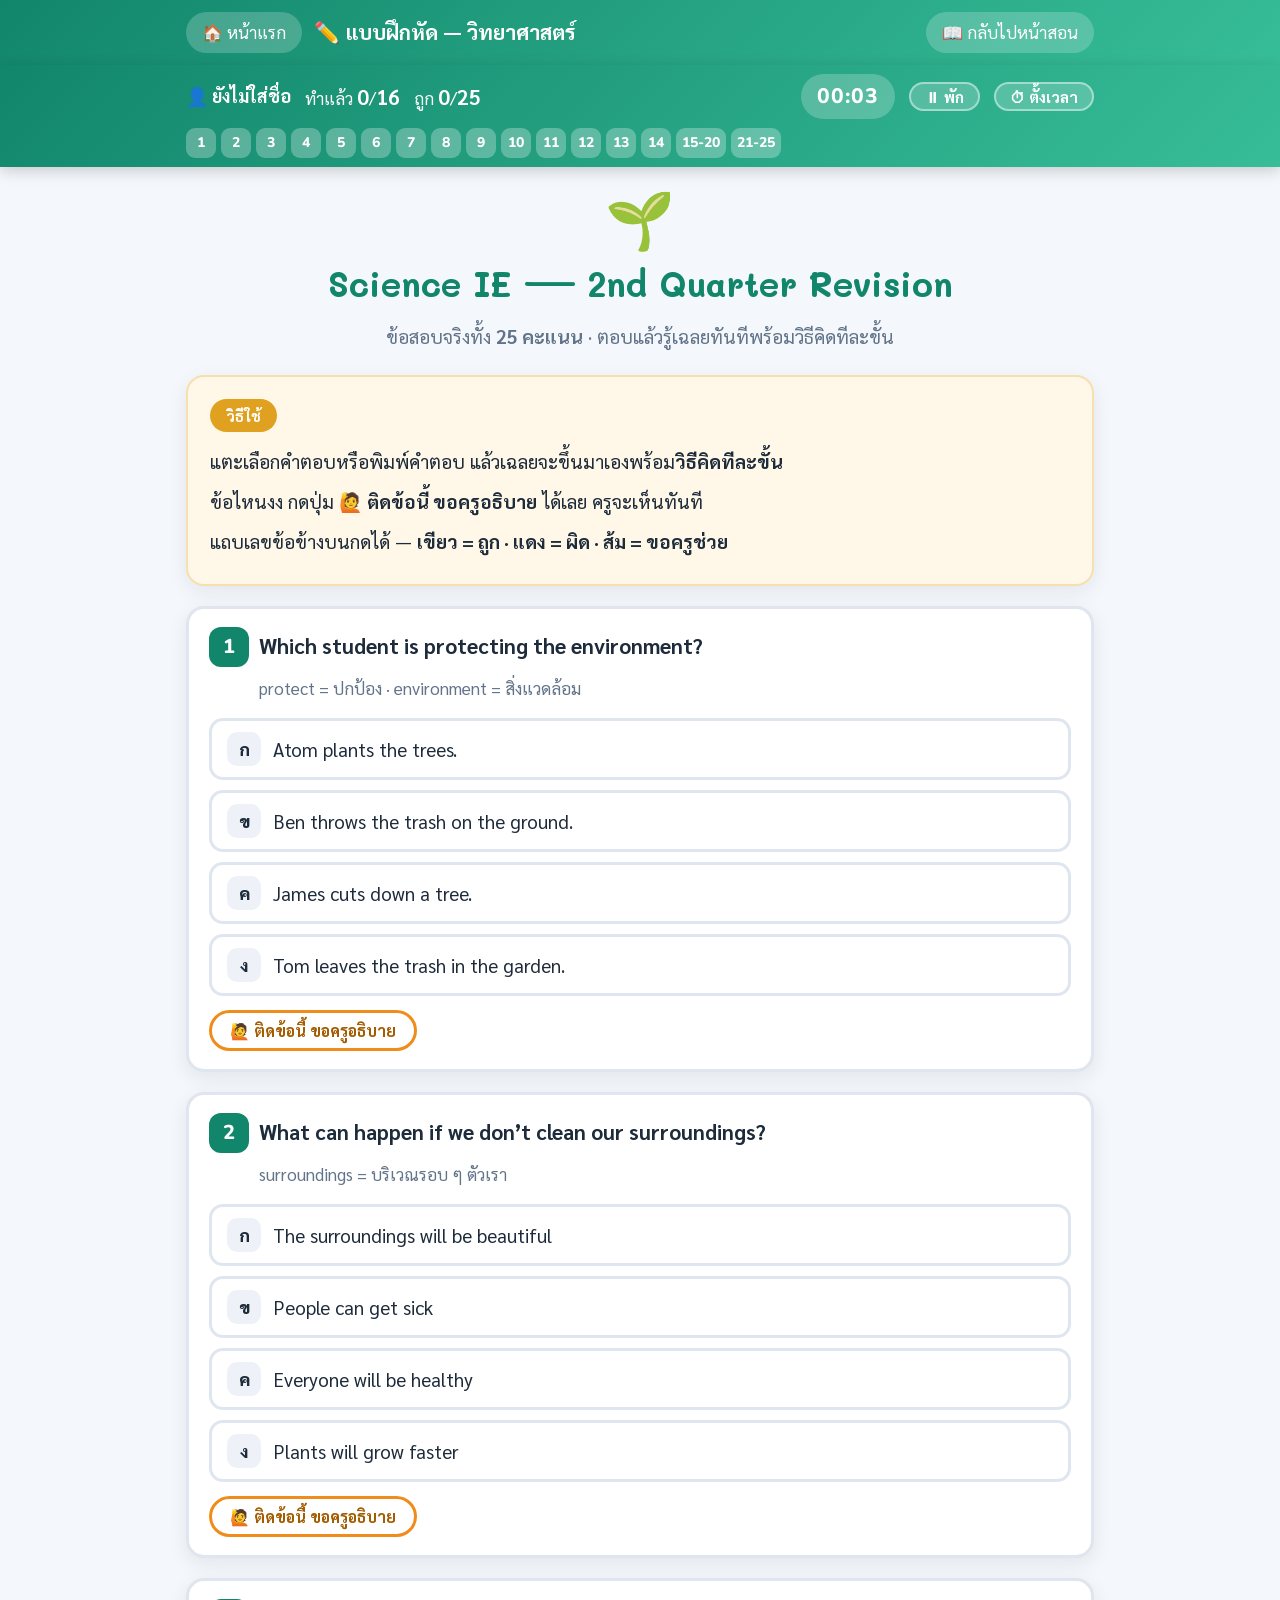
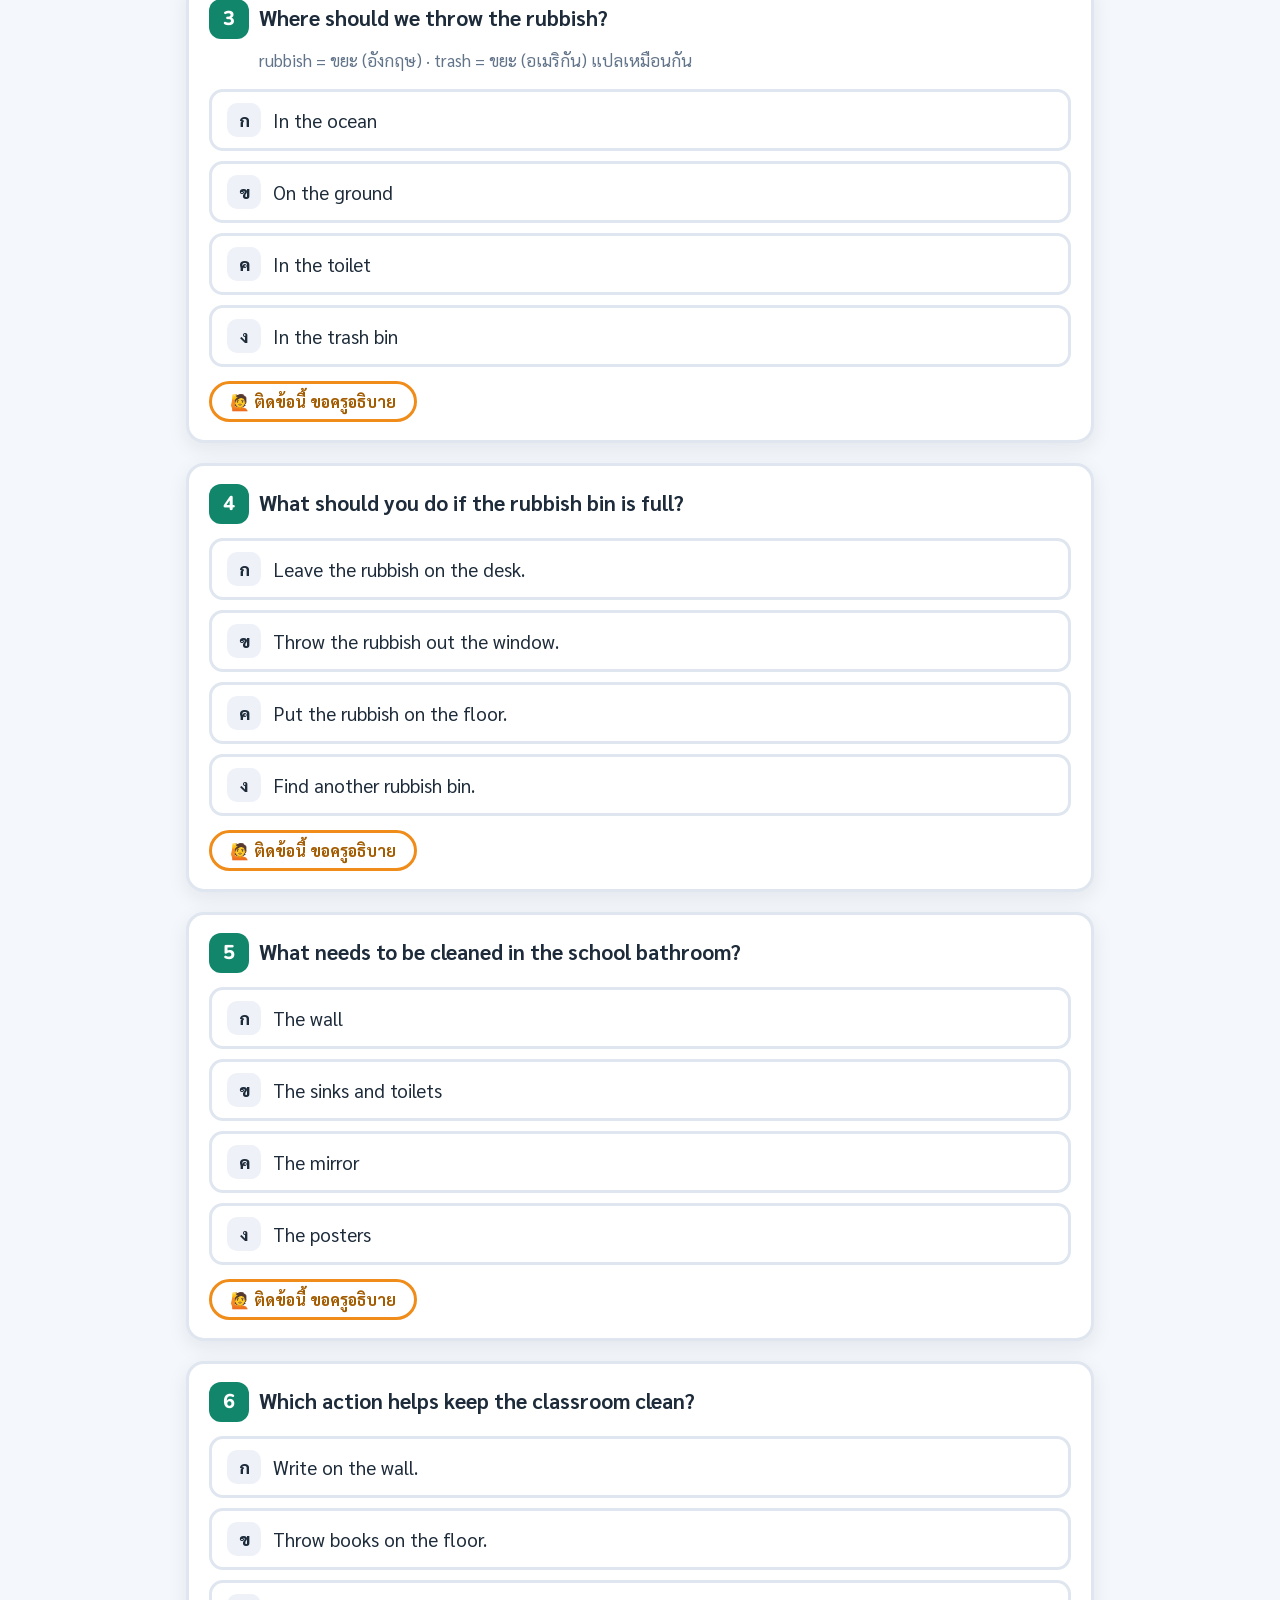
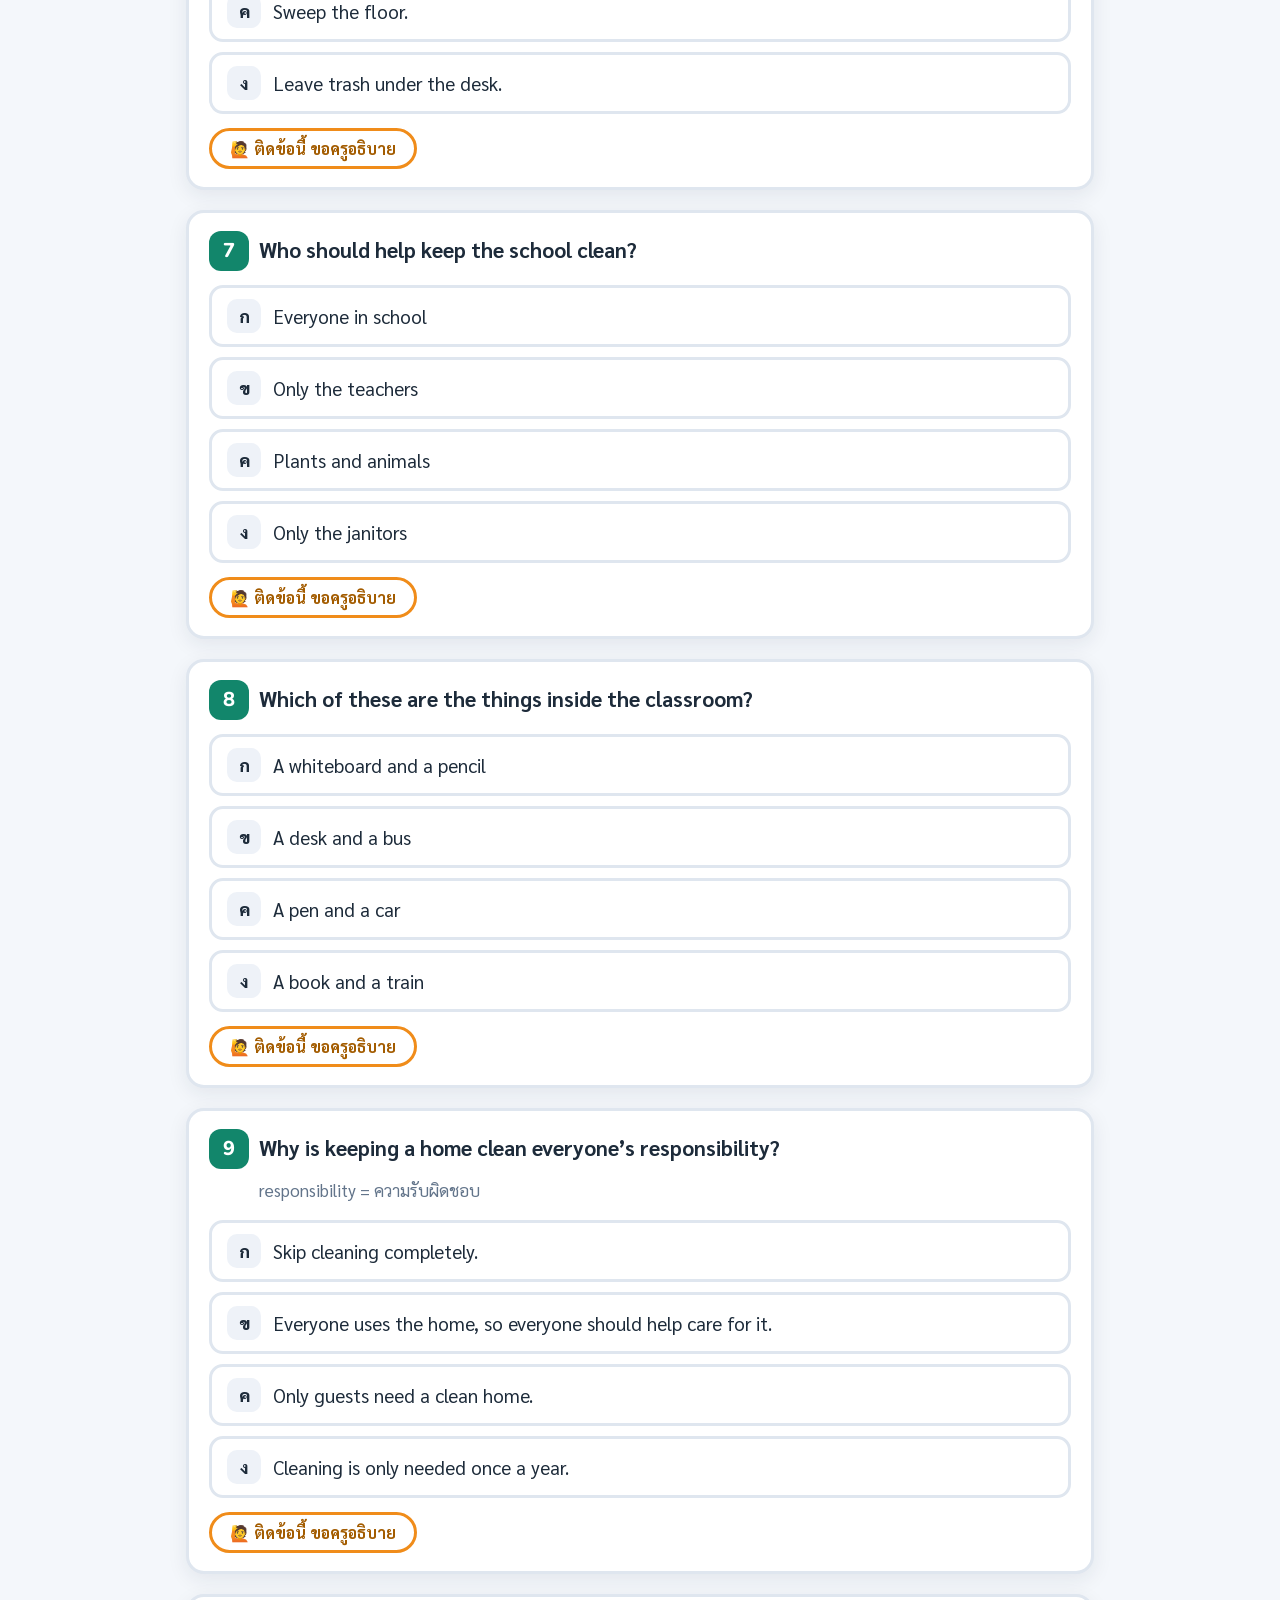
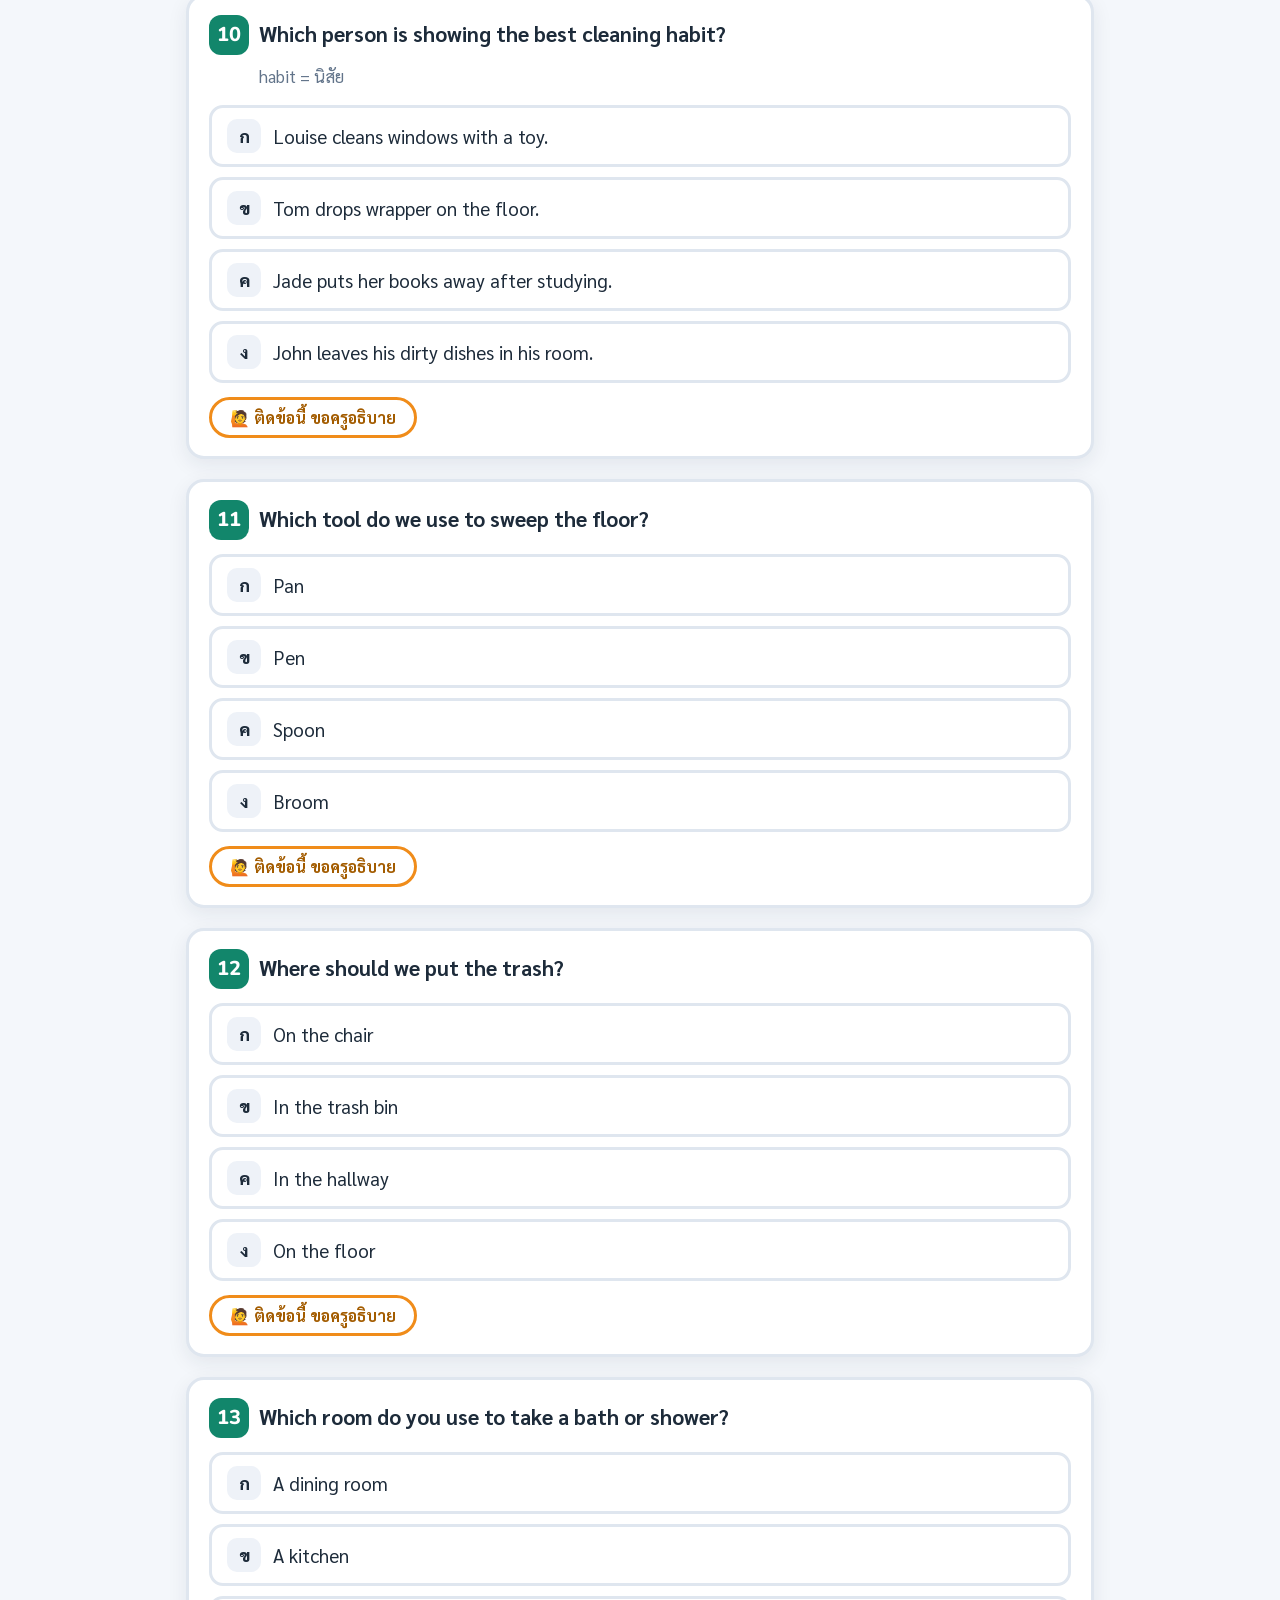
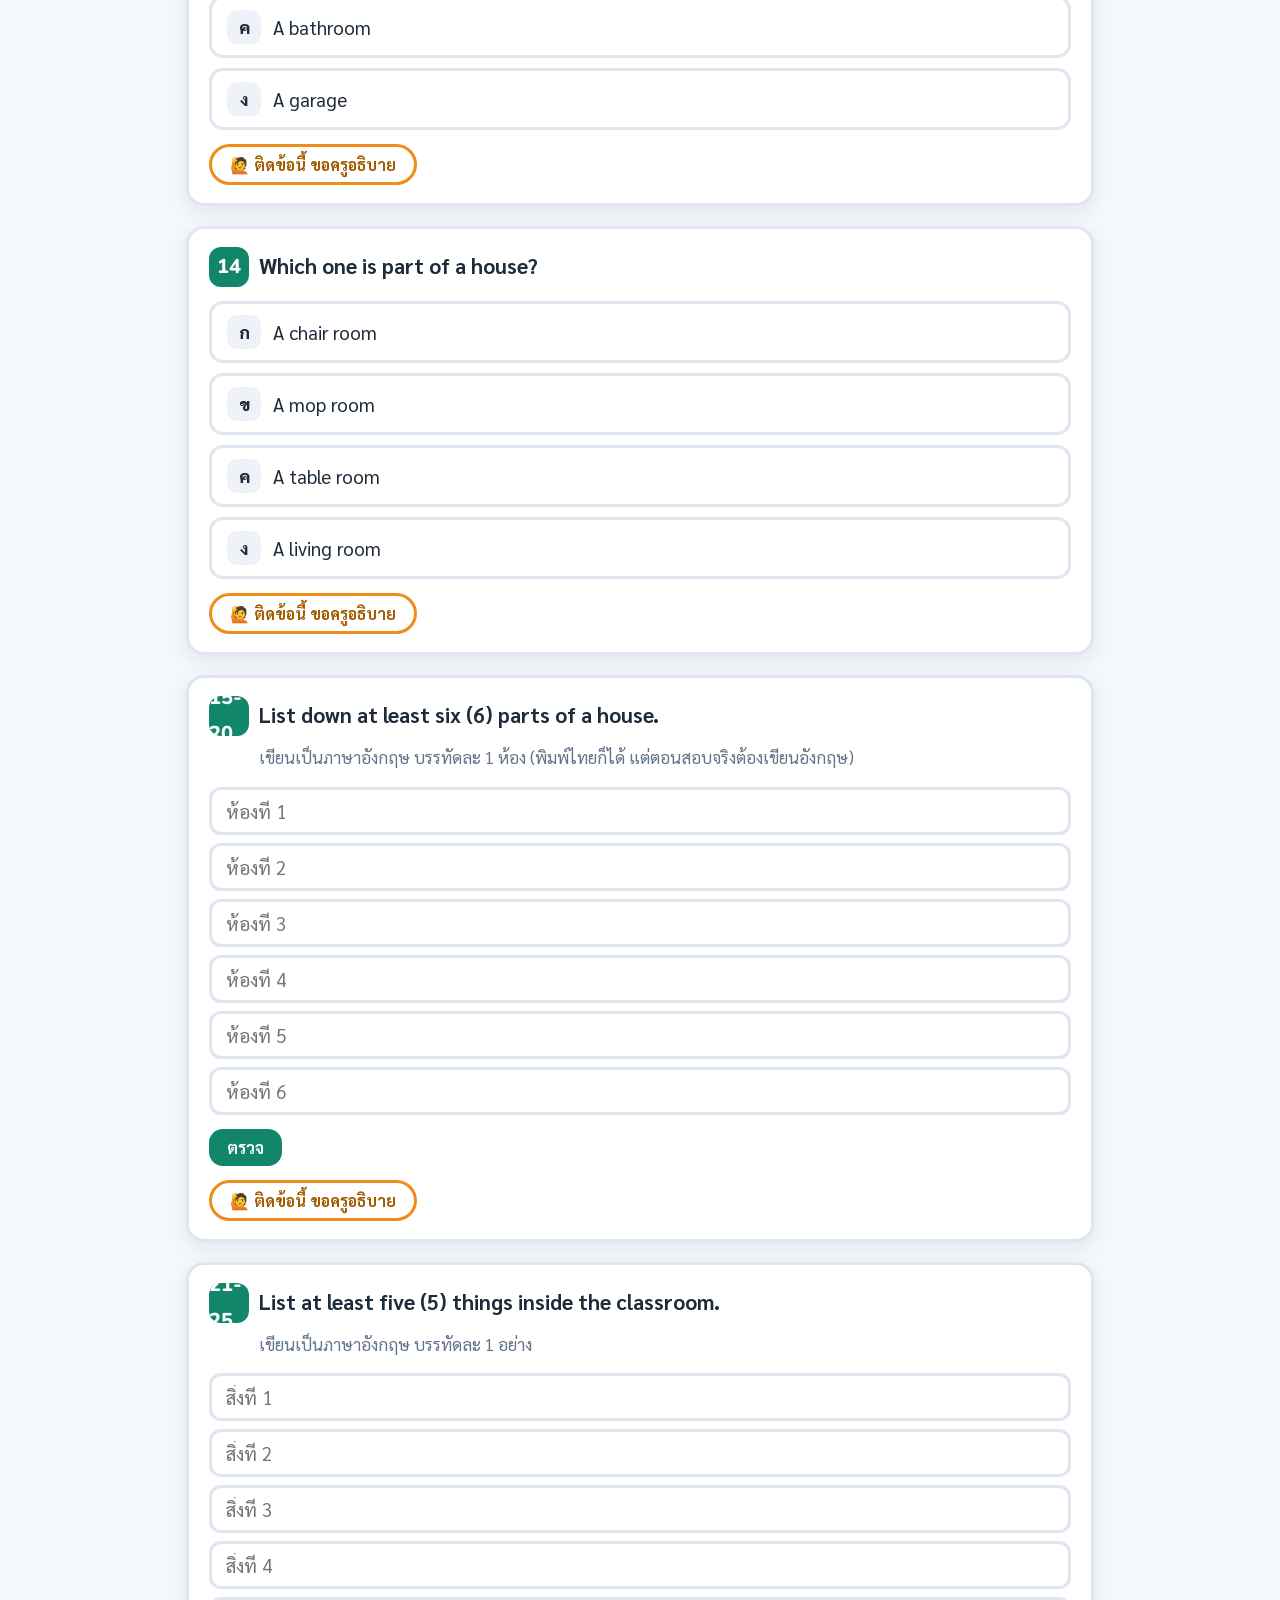
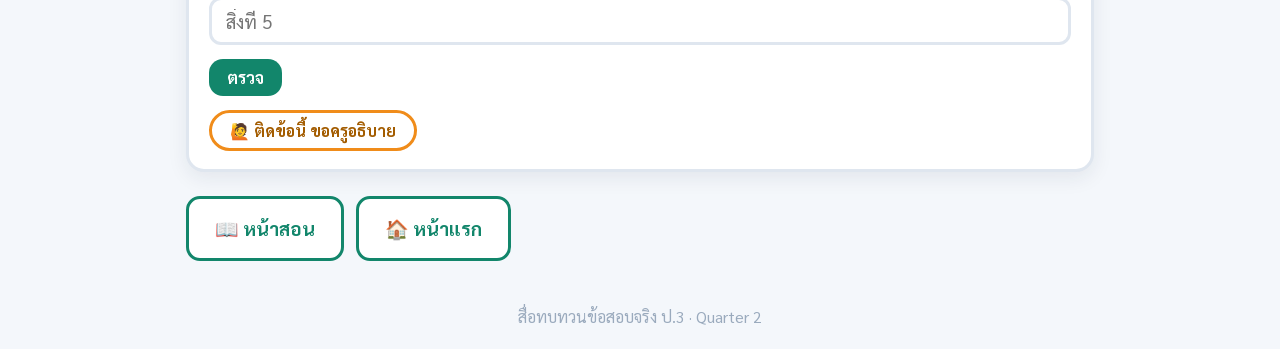
<file: science/practice.html>
<!DOCTYPE html>
<html lang="th">
<head>
<meta charset="utf-8">
<meta name="viewport" content="width=device-width, initial-scale=1, viewport-fit=cover">
<title>แบบฝึกหัด — Science IE 2nd Quarter Revision</title>
<link rel="preconnect" href="https://fonts.googleapis.com">
<link rel="preconnect" href="https://fonts.gstatic.com" crossorigin>
<link href="https://fonts.googleapis.com/css2?family=Sarabun:wght@400;700&family=Mali:wght@600;700&family=Nunito:wght@700;800&display=swap" rel="stylesheet">
<link rel="stylesheet" href="../assets/style.css">
</head>
<body class="sci">

<header class="topbar">
  <div class="wrap">
    <a class="back" href="../index.html">🏠 หน้าแรก</a>
    <h1>✏️ แบบฝึกหัด — วิทยาศาสตร์</h1>
    <a class="back" href="learn.html">📖 กลับไปหน้าสอน</a>
  </div>
</header>

<main class="wrap">

  <div class="hero" style="padding:22px 0 4px">
    <div class="emoji">🌱</div>
    <h1>Science IE — 2nd Quarter Revision</h1>
    <p>ข้อสอบจริงทั้ง <b>25 คะแนน</b> · ตอบแล้วรู้เฉลยทันทีพร้อมวิธีคิดทีละขั้น</p>
  </div>

  <div class="card tip">
    <span class="label">วิธีใช้</span>
    <p style="margin:6px 0">แตะเลือกคำตอบหรือพิมพ์คำตอบ แล้วเฉลยจะขึ้นมาเองพร้อม<b>วิธีคิดทีละขั้น</b></p>
    <p style="margin:6px 0">ข้อไหนงง กดปุ่ม <b>🙋 ติดข้อนี้ ขอครูอธิบาย</b> ได้เลย ครูจะเห็นทันที</p>
    <p style="margin:6px 0">แถบเลขข้อข้างบนกดได้ — <b>เขียว = ถูก · แดง = ผิด · ส้ม = ขอครูช่วย</b></p>
  </div>

  <div class="helpbox" id="helpbox"></div>

  <div id="quiz"></div>

  <div class="card result" id="result"></div>

  <div class="btn-row">
    <a class="btn ghost" href="learn.html">📖 หน้าสอน</a>
    <a class="btn ghost" href="../index.html">🏠 หน้าแรก</a>
  </div>

  <p class="foot">สื่อทบทวนข้อสอบจริง ป.3 · Quarter 2</p>
</main>

<script src="../assets/qr.js"></script>
<script src="../assets/figures.js"></script>
<script src="../assets/data-science.js"></script>
<script src="../assets/engine.js"></script>
<script>Quiz.init(DATA_SCIENCE);</script>
</body>
</html>
</file>
<file: assets/style.css>
/* ============================================================
   Review Quarter 2 — สื่อทบทวนข้อสอบจริง ป.3
   ใช้ร่วมกันทุกหน้า
   ============================================================ */
:root {
  --ink: #1d2b3a;
  --ink-soft: #62748a;
  --line: #dfe6ef;
  --bg: #f4f7fb;
  --card: #ffffff;

  --ok: #17a05e;
  --ok-soft: #e4f7ed;
  --no: #e0364f;
  --no-soft: #ffeaed;
  --help: #f08c1a;
  --help-soft: #fff3e0;

  --math: #3b5bdb;
  --math-2: #6f8bff;
  --sci: #12866b;
  --sci-2: #37bd98;
  --eng: #d6336c;
  --eng-2: #ff7aa8;
  --vit: #b5451b;
  --vit-2: #f07a3f;

  --radius: 18px;
  --shadow: 0 6px 20px rgba(29, 43, 58, .08);
  --font-th: 'Sarabun', -apple-system, BlinkMacSystemFont, 'Segoe UI', sans-serif;
  --font-fun: 'Mali', 'Sarabun', cursive;
}

* { box-sizing: border-box; }
html { -webkit-text-size-adjust: 100%; scroll-behavior: smooth; }
body {
  margin: 0; background: var(--bg); color: var(--ink);
  font-family: var(--font-th); font-size: 19px; line-height: 1.8;
}
.wrap { max-width: 940px; margin: 0 auto; padding: 0 16px; }
a { color: inherit; }

/* ---------- theme per subject ---------- */
body.math { --theme: var(--math); --theme2: var(--math-2); }
body.sci  { --theme: var(--sci);  --theme2: var(--sci-2); }
body.eng  { --theme: var(--eng);  --theme2: var(--eng-2); }
body.vit  { --theme: var(--vit);  --theme2: var(--vit-2); }
body.home { --theme: #5b48c8;     --theme2: #8b7aff; }

/* ---------- top bar ---------- */
.topbar {
  background: linear-gradient(135deg, var(--theme, #5b48c8), var(--theme2, #8b7aff));
  color: #fff; padding: 12px 0; position: relative;
}
.topbar .wrap { display: flex; align-items: center; gap: 12px; flex-wrap: wrap; }
.topbar h1 { font-size: 21px; margin: 0; font-weight: 700; flex: 1 1 auto; }
.topbar a { color: #fff; text-decoration: none; }
.topbar .back {
  background: rgba(255,255,255,.2); border-radius: 999px;
  padding: 5px 16px; font-size: 17px; white-space: nowrap;
}
.topbar .back:active { background: rgba(255,255,255,.34); }

/* ---------- hero ---------- */
.hero { text-align: center; padding: 30px 0 6px; }
.hero .emoji { font-size: 56px; line-height: 1; }
.hero h1 { font-family: var(--font-fun); font-size: 34px; margin: 8px 0 4px; color: var(--theme); }
.hero p { color: var(--ink-soft); margin: 0; }

/* ---------- cards ---------- */
.card {
  background: var(--card); border: 2px solid var(--line); border-radius: var(--radius);
  padding: 20px 22px; margin: 18px 0; box-shadow: var(--shadow);
}
.card > :first-child { margin-top: 0; }
.card > :last-child { margin-bottom: 0; }
.card.tip  { background: #fff8e8; border-color: #f6e0ad; }
.card.warn { background: var(--no-soft); border-color: #f6c3cb; }
.card.key  { background: #eaf2ff; border-color: #c2d6f7; }
.card.good { background: var(--ok-soft); border-color: #b4e5cd; }
.label {
  display: inline-block; background: var(--theme); color: #fff;
  border-radius: 999px; padding: 3px 16px; font-size: 15px; font-weight: 700; margin-bottom: 6px;
}
.card.tip  .label { background: #e0a020; }
.card.warn .label { background: var(--no); }
.card.good .label { background: var(--ok); }

h2 { font-size: 27px; margin: 34px 0 8px; color: var(--theme); line-height: 1.4; }
h2 .num {
  display: inline-flex; align-items: center; justify-content: center;
  width: 40px; height: 40px; border-radius: 12px; background: var(--theme);
  color: #fff; font-size: 22px; margin-right: 10px; vertical-align: -6px;
}
h3 { font-size: 22px; margin: 22px 0 6px; }
p { margin: 10px 0; }
ul, ol { margin: 10px 0; padding-left: 26px; }
li { margin: 5px 0; }
b, strong { color: inherit; }
.th { color: var(--ink-soft); font-size: 17px; }
.hl { background: #fff0a6; padding: 0 5px; border-radius: 5px; }
.en { font-family: 'Nunito', var(--font-th); font-weight: 700; }

/* ---------- tables ---------- */
table { width: 100%; border-collapse: collapse; margin: 14px 0; font-size: 18px; }
th, td { border: 2px solid var(--line); padding: 9px 12px; text-align: left; vertical-align: middle; }
th { background: #e9eefa; color: var(--theme); }
.scroll { overflow-x: auto; -webkit-overflow-scrolling: touch; margin: 14px -16px; padding: 0 16px; }

/* ---------- buttons ---------- */
.btn {
  display: inline-block; background: var(--theme); color: #fff; border: none;
  border-radius: 14px; padding: 12px 26px; font-family: inherit; font-size: 19px;
  font-weight: 700; cursor: pointer; text-decoration: none; box-shadow: 0 4px 0 rgba(0,0,0,.16);
}
.btn:active { transform: translateY(3px); box-shadow: 0 1px 0 rgba(0,0,0,.16); }
.btn.ghost { background: #fff; color: var(--theme); border: 3px solid var(--theme); box-shadow: none; }
.btn.small { font-size: 16px; padding: 8px 18px; box-shadow: none; }
.btn:disabled { opacity: .45; cursor: default; }
.btn-row { display: flex; gap: 12px; flex-wrap: wrap; margin: 24px 0; }

/* ---------- subject menu (home) ---------- */
.subjects { display: grid; gap: 18px; grid-template-columns: repeat(auto-fit, minmax(270px, 1fr)); margin: 22px 0; }
.subj {
  display: block; text-decoration: none; color: inherit; background: #fff;
  border: 3px solid var(--line); border-top-width: 10px; border-radius: 20px;
  padding: 20px; box-shadow: var(--shadow); transition: transform .15s;
}
.subj:hover { transform: translateY(-4px); }
.subj .emo { font-size: 44px; line-height: 1; }
.subj .t { font-family: var(--font-fun); font-size: 24px; margin: 6px 0 2px; }
.subj .d { color: var(--ink-soft); font-size: 17px; }
.subj .pills { display: flex; gap: 8px; margin-top: 12px; flex-wrap: wrap; }
.subj .pill {
  background: #eef2f8; border-radius: 999px; padding: 4px 14px; font-size: 15px; font-weight: 700;
}
.subj.m { border-color: #c9d4f8; border-top-color: var(--math); }
.subj.m .t, .subj.m .pill.go { color: #fff; background: var(--math); }
.subj.s { border-color: #bfe6da; border-top-color: var(--sci); }
.subj.s .t, .subj.s .pill.go { color: #fff; background: var(--sci); }
.subj.e { border-color: #f9c9da; border-top-color: var(--eng); }
.subj.e .t, .subj.e .pill.go { color: #fff; background: var(--eng); }
.subj.v { border-color: #f7d3c1; border-top-color: var(--vit); }
.subj.v .t, .subj.v .pill.go { color: #fff; background: var(--vit); }
.subj .t { background: none !important; }
.subj.m .t { color: var(--math); }
.subj.s .t { color: var(--sci); }
.subj.e .t { color: var(--eng); }
.subj.v .t { color: var(--vit); }

/* ============================================================
   แถบสถานะ (ครูดูจากหน้าจอที่แชร์ได้ทันที)
   ============================================================ */
.statusbar {
  position: sticky; top: 0; z-index: 30;
  background: linear-gradient(135deg, var(--theme), var(--theme2));
  color: #fff; box-shadow: 0 4px 14px rgba(0,0,0,.18);
}
.statusbar .row1 {
  display: flex; gap: 14px; align-items: center; flex-wrap: wrap;
  padding: 9px 16px; max-width: 940px; margin: 0 auto;
}
.statusbar .who { font-weight: 700; font-size: 18px; }
.statusbar .stat { font-size: 17px; }
.statusbar .stat b { font-size: 21px; }
.statusbar .clock {
  background: rgba(255,255,255,.22); border-radius: 999px; padding: 4px 16px;
  font-family: 'Nunito', monospace; font-size: 21px; font-weight: 800; letter-spacing: 1px;
}
.statusbar .clock.warn { background: #ffd34d; color: #6b4a00; }
.statusbar .clock.over { background: var(--no); }
.statusbar .mini {
  background: rgba(255,255,255,.2); border: 2px solid rgba(255,255,255,.45); color: #fff;
  border-radius: 999px; padding: 3px 14px; font-family: inherit; font-size: 15px;
  font-weight: 700; cursor: pointer;
}
.statusbar .mini:active { transform: scale(.96); }
.statusbar .spacer { flex: 1 1 auto; }

/* แถบเลขข้อ */
.strip {
  display: flex; gap: 5px; flex-wrap: wrap; padding: 0 16px 9px;
  max-width: 940px; margin: 0 auto;
  max-height: 84px; overflow-y: auto;          /* วิชาที่ข้อเยอะจะได้ไม่ดันแถบสูงเกินไป */
  overscroll-behavior: contain;
}
.strip .dot {
  min-width: 30px; height: 30px; padding: 0 6px; border-radius: 9px; border: none;
  background: rgba(255,255,255,.28); color: #fff; white-space: nowrap;
  font-family: 'Nunito', sans-serif; font-size: 14px; font-weight: 800; cursor: pointer;
  line-height: 30px;
}
.strip .dot.ok   { background: #2ee08a; color: #06452a; }
.strip .dot.no   { background: #ff8095; color: #5c0011; }
.strip .dot.part { background: #bff0d0; color: #06452a; }
.strip .dot.help { background: #ffc251; color: #6b4a00; }
.strip .dot:active { transform: scale(.9); }

/* รายการข้อที่ขอความช่วยเหลือ */
.helpbox {
  display: none; background: var(--help-soft); border: 3px solid #f6cf95;
  border-radius: 16px; padding: 14px 18px; margin: 16px 0;
}
.helpbox.show { display: block; }
.helpbox b { color: #a35c00; }
.helpbox .chips { display: flex; gap: 8px; flex-wrap: wrap; margin-top: 8px; }
.helpbox .chips button {
  background: #fff; border: 2px solid var(--help); color: #a35c00; border-radius: 999px;
  padding: 4px 16px; font-family: inherit; font-size: 16px; font-weight: 700; cursor: pointer;
}

/* ============================================================
   ข้อสอบ
   ============================================================ */
.q {
  background: #fff; border: 3px solid var(--line); border-radius: var(--radius);
  padding: 18px 20px; margin: 20px 0; box-shadow: var(--shadow); scroll-margin-top: 118px;
}
.q.ok   { border-color: var(--ok); background: #f6fffa; }
.q.no   { border-color: var(--no); background: #fffafb; }
.q.help { border-color: var(--help); background: #fffcf5; }

.q .head { display: flex; gap: 10px; align-items: flex-start; }
.q .qnum {
  flex: none; width: 40px; height: 40px; border-radius: 12px; background: var(--theme);
  color: #fff; display: flex; align-items: center; justify-content: center;
  font-family: 'Nunito', sans-serif; font-size: 20px; font-weight: 800;
}
.q .qtext { font-size: 21px; font-weight: 700; flex: 1 1 auto; }
.q .qsub { color: var(--ink-soft); font-size: 17px; margin: 6px 0 0 50px; }
.q .fig { text-align: center; margin: 14px 0; }
.q .fig svg { max-width: 100%; height: auto; }

.opts { display: grid; gap: 10px; margin-top: 14px; }
.opts.two { grid-template-columns: 1fr 1fr; }
@media (max-width: 560px) { .opts.two { grid-template-columns: 1fr; } }
.opt {
  display: flex; gap: 12px; align-items: center; text-align: left;
  background: #fff; border: 3px solid var(--line); border-radius: 14px;
  padding: 11px 15px; font-family: inherit; font-size: 19px; cursor: pointer; color: inherit;
}
.opt:hover:not(:disabled) { border-color: var(--theme); background: #f7faff; }
.opt:active:not(:disabled) { transform: scale(.99); }
.opt .k {
  flex: none; width: 34px; height: 34px; border-radius: 10px; background: #eef2f8;
  display: flex; align-items: center; justify-content: center; font-weight: 800; font-size: 17px;
}
.opt:disabled { cursor: default; }
.opt.correct { background: var(--ok-soft); border-color: var(--ok); font-weight: 700; }
.opt.correct .k { background: var(--ok); color: #fff; }
.opt.wrong { background: var(--no-soft); border-color: var(--no); }
.opt.wrong .k { background: var(--no); color: #fff; }
.opt.dim { opacity: .45; }

.fill { display: flex; gap: 10px; align-items: center; flex-wrap: wrap; margin-top: 14px; }
.fill input {
  font-family: inherit; font-size: 21px; font-weight: 700; padding: 10px 14px;
  border: 3px solid var(--line); border-radius: 12px; background: #fff; min-width: 140px; flex: 0 1 260px;
}
.fill input:focus { outline: none; border-color: var(--theme); }
.fill input.ok { border-color: var(--ok); background: var(--ok-soft); }
.fill input.no { border-color: var(--no); background: var(--no-soft); }
.fill .unit { font-weight: 700; color: var(--ink-soft); }

/* ช่องคำ (word bank) */
.bank { display: flex; gap: 8px; flex-wrap: wrap; margin: 12px 0 4px; }
.bank button {
  background: #fff; border: 3px solid var(--line); border-radius: 999px;
  padding: 7px 18px; font-family: inherit; font-size: 18px; font-weight: 700; cursor: pointer;
}
.bank button:hover:not(:disabled) { border-color: var(--theme); }
.bank button.sel { background: var(--theme); border-color: var(--theme); color: #fff; }
.bank button:disabled { opacity: .5; cursor: default; }

/* รายการ (เขียนหลายบรรทัด) */
.listq { display: grid; gap: 8px; margin-top: 14px; }
.listq input {
  font-family: inherit; font-size: 19px; padding: 9px 14px;
  border: 3px solid var(--line); border-radius: 12px; width: 100%;
}
.listq input:focus { outline: none; border-color: var(--theme); }
.listq input.ok { border-color: var(--ok); background: var(--ok-soft); }
.listq input.no { border-color: var(--no); background: var(--no-soft); }

/* เฉลย */
.fb { display: none; margin-top: 16px; border-radius: 14px; padding: 15px 18px; font-size: 18px; }
.fb.show { display: block; animation: pop .22s ease-out; }
.fb.ok { background: var(--ok-soft); border: 3px solid var(--ok); }
.fb.no { background: var(--no-soft); border: 3px solid var(--no); }
.fb .h { font-size: 20px; font-weight: 700; margin-bottom: 6px; }
.fb.ok .h { color: #0b6b3c; }
.fb.no .h { color: #9c1028; }
.fb ol, .fb ul { margin: 8px 0; padding-left: 24px; }
.fb .step { background: rgba(255,255,255,.72); border-radius: 10px; padding: 8px 12px; margin: 6px 0; }
.fb .step b { color: var(--theme); }
@keyframes pop { from { transform: scale(.97); opacity: 0 } to { transform: scale(1); opacity: 1 } }

.qbtns { display: flex; gap: 10px; flex-wrap: wrap; margin-top: 14px; align-items: center; }
.helpbtn {
  background: #fff; border: 3px solid var(--help); color: #a35c00; border-radius: 999px;
  padding: 7px 18px; font-family: inherit; font-size: 16px; font-weight: 700; cursor: pointer;
}
.helpbtn:active { transform: scale(.97); }
.helpbtn.on { background: var(--help); color: #fff; }

/* ---------- ผลสอบ ---------- */
.result { display: none; }
.result.show { display: block; }
.result .big {
  font-family: var(--font-fun); font-size: 58px; text-align: center; color: var(--theme); line-height: 1.1;
}
.result .msg { text-align: center; font-size: 21px; margin: 4px 0 18px; }
.bars { display: grid; gap: 12px; margin: 16px 0; }
.bar {
  display: flex; gap: 12px; align-items: center; flex-wrap: wrap;
  background: #fff; border: 3px solid var(--line); border-radius: 14px; padding: 12px 16px;
}
.bar.good { border-color: var(--ok); background: var(--ok-soft); }
.bar.weak { border-color: var(--no); background: var(--no-soft); }
.bar .n { font-weight: 700; flex: 1 1 210px; }
.bar .v { font-family: 'Nunito', sans-serif; font-size: 22px; font-weight: 800; }
.bar .a { flex: 1 1 100%; font-size: 17px; color: var(--ink-soft); }

.code {
  width: 100%; min-height: 90px; font-family: monospace; font-size: 13px;
  border: 3px solid var(--line); border-radius: 12px; padding: 10px; resize: vertical;
}

/* ---------- ยินดีด้วย ---------- */
.confetti { position: fixed; inset: 0; pointer-events: none; z-index: 60; overflow: hidden; display: none; }
.confetti.go { display: block; }
.confetti i {
  position: absolute; width: 11px; height: 17px; border-radius: 3px;
  animation: fall linear forwards;
}
@keyframes fall {
  from { transform: translateY(-40px) rotate(0deg); opacity: 1 }
  to   { transform: translateY(105vh) rotate(720deg); opacity: .9 }
}

/* ---------- misc ---------- */
.foot { text-align: center; color: #9aaabd; font-size: 16px; margin: 42px 0 18px; }
.grid2 { display: grid; gap: 16px; grid-template-columns: 1fr 1fr; }
@media (max-width: 640px) { .grid2 { grid-template-columns: 1fr; } }
.figrow { display: flex; gap: 18px; flex-wrap: wrap; justify-content: center; align-items: center; margin: 14px 0; }
.figcard {
  background: #fff; border: 3px solid var(--line); border-radius: 16px; padding: 12px; text-align: center;
}
.figcard .cap { font-size: 17px; color: var(--ink-soft); margin-top: 6px; }

@media print {
  .statusbar, .btn-row, .helpbtn, .qbtns, .strip { display: none !important; }
  .q { break-inside: avoid; }
}

/* ---------- การ์ดพลิก (ใช้ในหน้าสอน) ---------- */
.dcards { display: grid; gap: 12px; grid-template-columns: repeat(auto-fit, minmax(180px, 1fr)); margin: 14px 0; }
.dcard {
  background: #fff; border: 3px dashed #9fb0c4; border-radius: 16px;
  padding: 14px; text-align: center; cursor: pointer; user-select: none;
}
.dcard:hover { border-color: var(--theme); background: #f6f9ff; }
.dcard .f { font-size: 21px; font-weight: 700; }
.dcard .b { display: none; margin-top: 6px; font-size: 18px; color: var(--ok); font-weight: 700; }
.dcard.open { border-style: solid; border-color: var(--ok); background: var(--ok-soft); }
.dcard.open .b { display: block; }
.dcard .emo { font-size: 34px; line-height: 1.2; }

/* ---------- ตัวแยกเสียง ---------- */
.sounds { display: flex; gap: 8px; flex-wrap: wrap; margin: 12px 0; }
.sounds button {
  background: #fff; border: 3px solid var(--line); border-radius: 999px;
  padding: 8px 20px; font-family: 'Nunito', sans-serif; font-size: 19px; font-weight: 700; cursor: pointer;
}
.sounds button.s1 { background: #ffe8ec; border-color: var(--no); color: #9c1028; }
.sounds button.s2 { background: #e6f2ff; border-color: #3b5bdb; color: #22378c; }
.sounds button.s3 { background: #fff3e0; border-color: var(--help); color: #a35c00; }
.slegend { display: flex; gap: 14px; flex-wrap: wrap; font-size: 17px; margin-top: 6px; }
.slegend span { border-radius: 999px; padding: 3px 14px; font-weight: 700; }

/* ---------- QR ส่งผลให้ครู ---------- */
.qrwrap {
  display: flex; gap: 20px; align-items: center; flex-wrap: wrap;
  background: #fff; border: 3px solid var(--line); border-radius: 18px;
  padding: 16px; margin: 10px 0 6px;
}
.qrimg {
  flex: 0 0 auto; padding: 0; border: 0; background: none; cursor: zoom-in;
  line-height: 0; border-radius: 12px;
}
.qrimg svg { width: 260px; height: 260px; display: block; border-radius: 10px; }
.qrimg:focus-visible { outline: 4px solid var(--theme); outline-offset: 3px; }
.qrsay { flex: 1 1 240px; min-width: 220px; }
.qrlead { font-family: var(--font-fun); font-size: 23px; line-height: 1.5; margin: 0 0 6px; }
.btn.sm { font-size: 17px; padding: 8px 16px; margin-top: 8px; }
.fallback { margin-top: 10px; }
.fallback summary {
  cursor: pointer; font-weight: 700; color: var(--ink-soft);
  font-size: 17px; padding: 6px 0;
}
.fallback .code { min-height: 64px; margin: 6px 0 8px; }
.qrover {
  position: fixed; inset: 0; z-index: 90; display: flex; cursor: zoom-out;
  align-items: center; justify-content: center; padding: 20px;
  background: rgba(16, 24, 32, .82);
}
.qrcard {
  background: #fff; border-radius: 20px; padding: 18px; text-align: center;
  max-width: min(92vw, 560px);
}
.qrcard svg { width: min(78vw, 66vh, 460px); height: auto; display: block; margin: 0 auto; }
.qrcard p { margin: 12px 0 0; color: var(--ink-soft); font-size: 17px; }
@media (max-width: 560px) {
  .qrimg svg { width: 218px; height: 218px; }
  .qrlead { font-size: 21px; }
}
</file>
